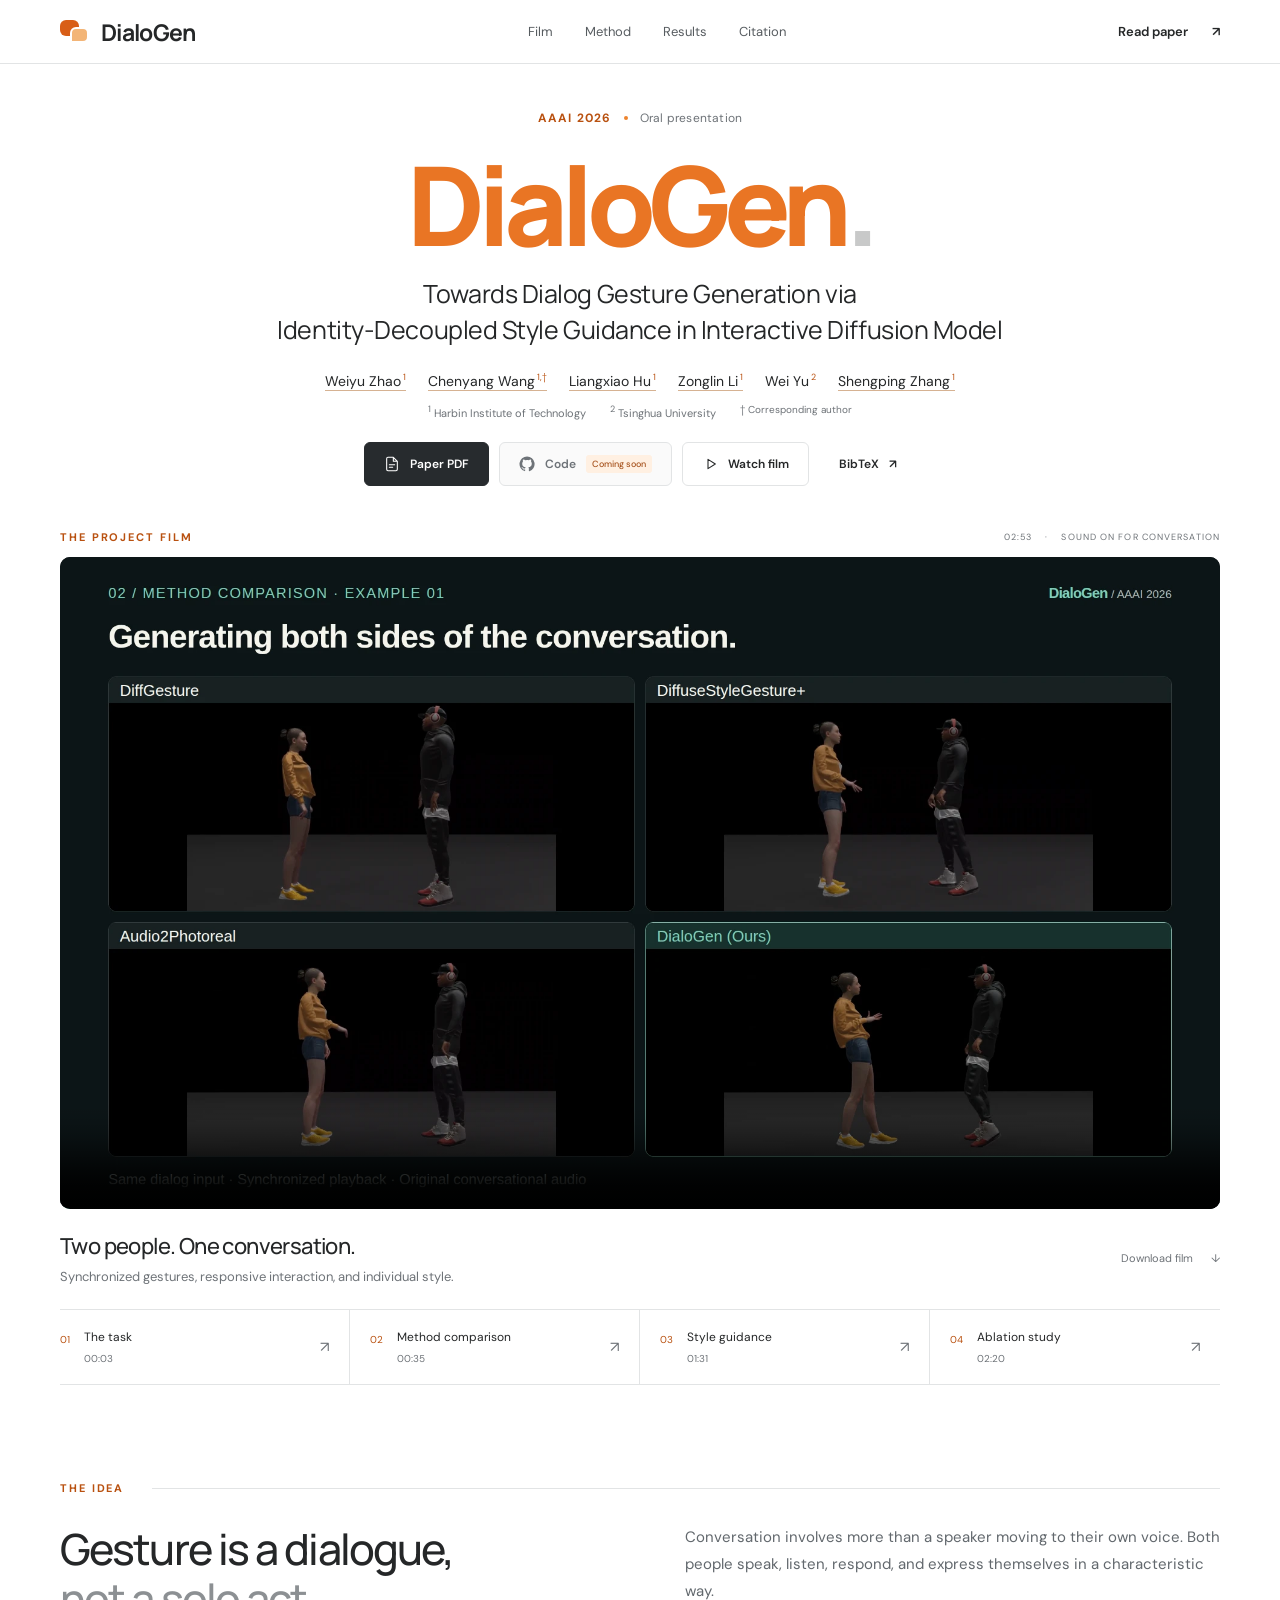
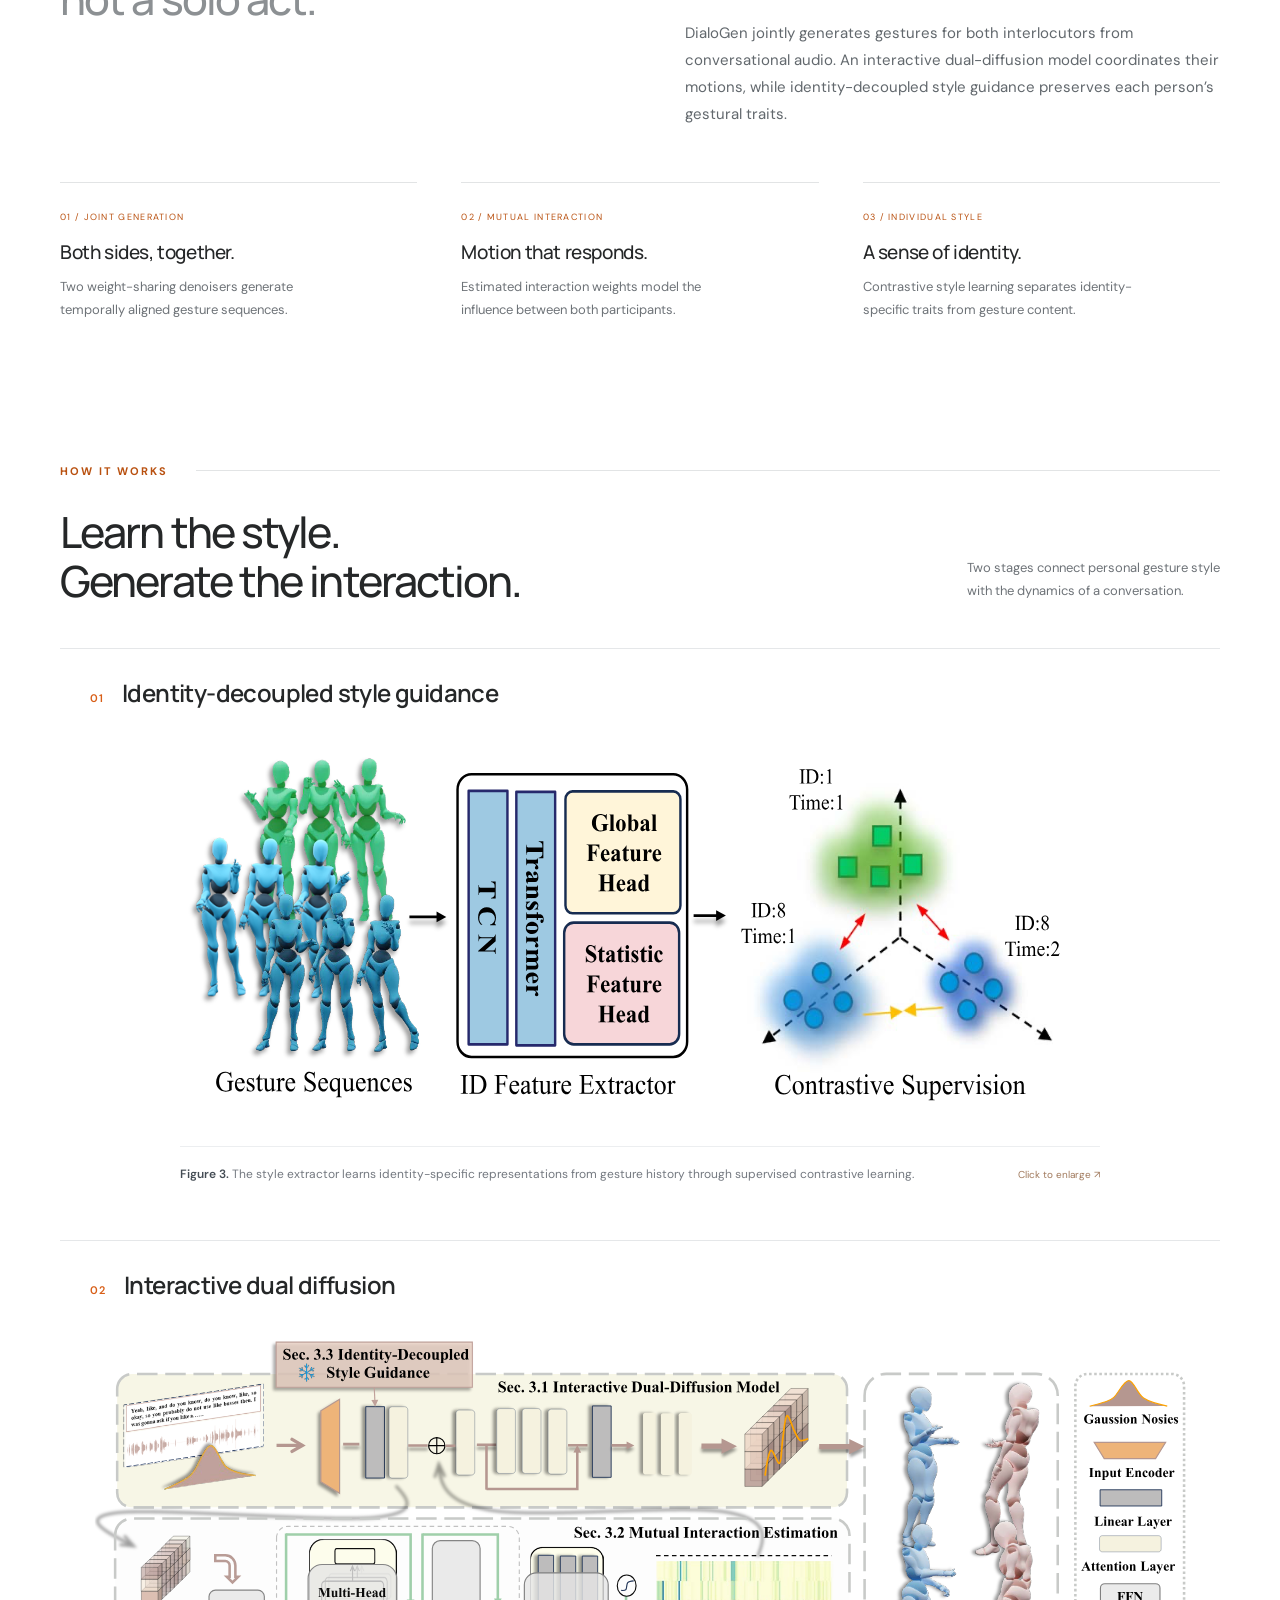
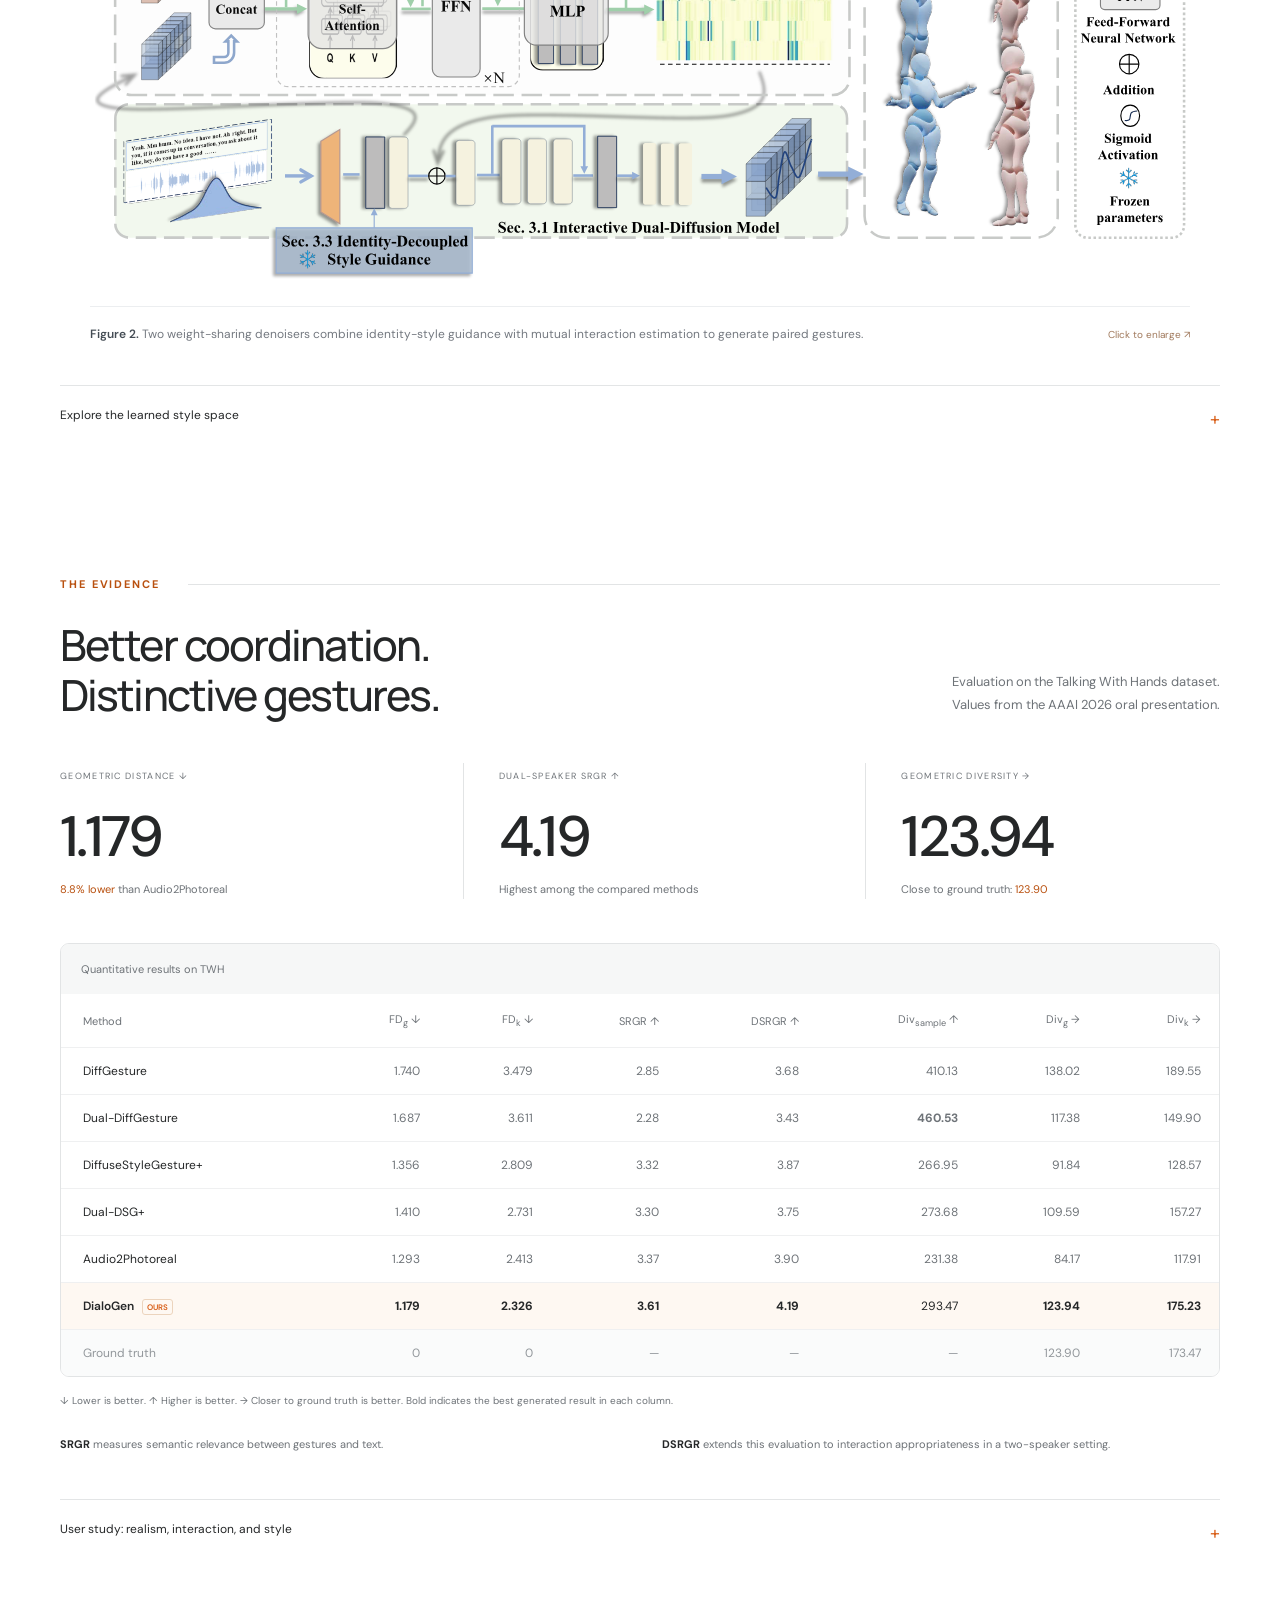
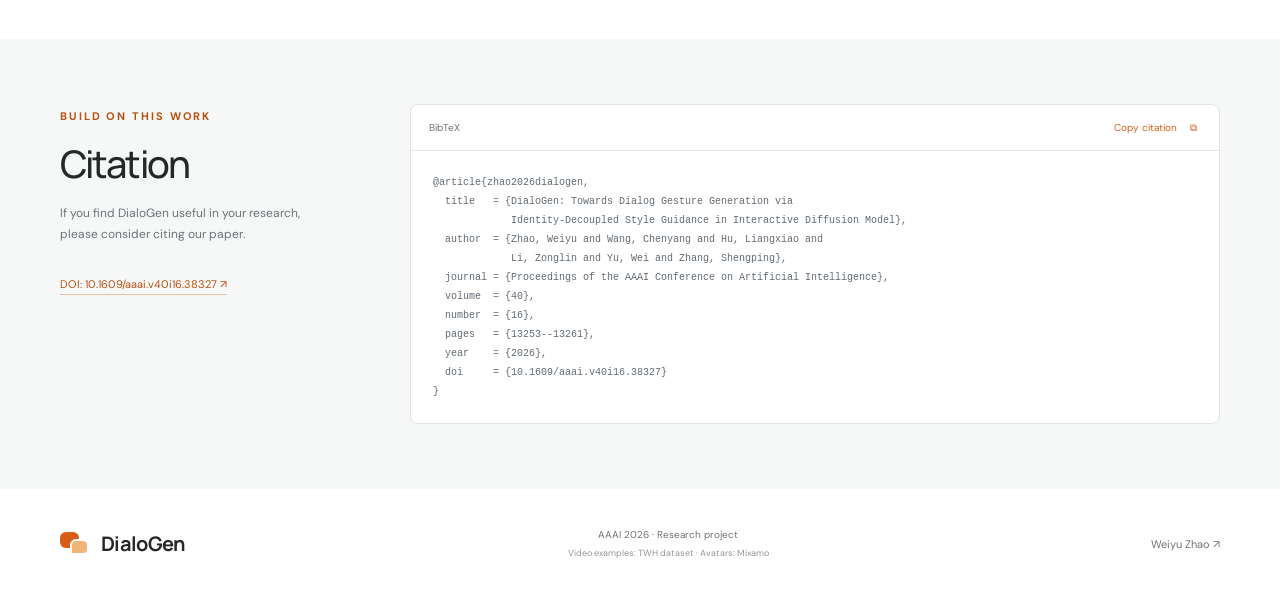
<file: dialogen/index.html>
<!doctype html>
<html lang="en">
<head>
<meta charset="utf-8"><meta name="viewport" content="width=device-width,initial-scale=1">
<title>DialoGen — Dialog Gesture Generation · AAAI 2026</title>
<meta name="description" content="DialoGen generates synchronized, identity-aware gestures for both people in a conversation. AAAI 2026 Oral. Explore the video, method, and results.">
<meta name="theme-color" content="#ffffff"><meta property="og:title" content="DialoGen · Two people. One conversation."><meta property="og:description" content="Identity-decoupled style guidance for interactive dialog gesture generation. AAAI 2026 Oral."><meta property="og:type" content="website"><meta property="og:image" content="https://weiyu0726.github.io/page/dialogen/assets/social.webp">
<link rel="icon" type="image/svg+xml" href="/page/dialogen/assets/favicon.svg"><link rel="stylesheet" href="/page/dialogen/styles.css"><link rel="stylesheet" href="/page/dialogen/method-figures.css"><script src="/page/dialogen/app.js" defer></script>
<link rel="canonical" href="https://weiyu0726.github.io/dialogen/">
</head>
<body>
<a class="skip" href="#main">Skip to content</a>
<header class="nav-shell"><div class="nav wrap"><a class="brand" href="#top" aria-label="DialoGen home"><span class="dialog-mark" aria-hidden="true"><i></i><i></i></span>DialoGen</a><nav aria-label="Main navigation"><a href="#film">Film</a><a href="#method">Method</a><a href="#results">Results</a><a href="#citation">Citation</a></nav><a class="nav-paper" href="https://ojs.aaai.org/index.php/AAAI/article/view/38327" target="_blank" rel="noopener">Read paper <span aria-hidden="true">↗</span></a></div></header>
<main id="main">
<section class="hero wrap" id="top">
<div class="venue"><span>AAAI 2026</span><span class="venue-dot"></span>Oral presentation</div>
<h1>Dialo<span>Gen</span><em>.</em></h1>
<h2>Towards Dialog Gesture Generation via<br class="desktop-break"> Identity-Decoupled Style Guidance in Interactive Diffusion Model</h2>
<div class="authors"><a href="https://weiyu0726.github.io/" target="_blank" rel="noopener">Weiyu Zhao<sup>1</sup></a><a href="https://wangchenyang.cn/" target="_blank" rel="noopener">Chenyang Wang<sup>1,†</sup></a><a href="https://huliangxiao.github.io/" target="_blank" rel="noopener">Liangxiao Hu<sup>1</sup></a><a href="https://zoranzonglinli.github.io/" target="_blank" rel="noopener">Zonglin Li<sup>1</sup></a><span>Wei Yu<sup>2</sup></span><a href="https://homepage.hit.edu.cn/zhangshengping?lang=zh" target="_blank" rel="noopener">Shengping Zhang<sup>1</sup></a></div>
<p class="affiliations"><span><sup>1</sup> Harbin Institute of Technology</span><span><sup>2</sup> Tsinghua University</span><span class="corresponding">† Corresponding author</span></p>
<div class="hero-actions"><a class="button primary" href="https://ojs.aaai.org/index.php/AAAI/article/download/38327/42289" target="_blank" rel="noopener"><svg viewBox="0 0 24 24" aria-hidden="true"><path d="M14 2H6a2 2 0 0 0-2 2v16a2 2 0 0 0 2 2h12a2 2 0 0 0 2-2V8zM14 2v6h6M8 13h8M8 17h5"/></svg>Paper PDF</a><button class="button code-soon" type="button" disabled aria-label="GitHub code, coming soon"><svg class="github-icon" viewBox="0 0 24 24" aria-hidden="true"><path d="M12 .75a11.25 11.25 0 0 0-3.558 21.923c.563.104.768-.244.768-.542 0-.267-.01-.975-.015-1.914-3.13.68-3.79-1.508-3.79-1.508-.511-1.299-1.25-1.645-1.25-1.645-1.022-.699.077-.685.077-.685 1.13.08 1.725 1.16 1.725 1.16 1.005 1.723 2.637 1.225 3.28.937.102-.728.393-1.225.715-1.507-2.498-.284-5.124-1.249-5.124-5.562 0-1.229.44-2.233 1.16-3.02-.117-.284-.503-1.428.11-2.978 0 0 .945-.303 3.095 1.153A10.79 10.79 0 0 1 12 6.184c.956.005 1.918.13 2.817.378 2.148-1.456 3.092-1.153 3.092-1.153.615 1.55.229 2.694.112 2.979.722.786 1.159 1.79 1.159 3.019 0 4.325-2.63 5.275-5.136 5.553.404.35.766 1.043.766 2.103 0 1.519-.014 2.744-.014 3.116 0 .3.203.651.774.54A11.25 11.25 0 0 0 12 .75Z"/></svg><span>Code</span><span class="coming-soon">Coming soon</span></button><a class="button" href="#film"><svg viewBox="0 0 24 24" aria-hidden="true"><path d="m9 5 11 7-11 7z"/></svg>Watch film</a><a class="button text-button" href="#citation">BibTeX <span aria-hidden="true">↗</span></a></div>
</section>
<section class="film-section wrap" id="film" aria-labelledby="film-heading">
<div class="section-topline"><span class="eyebrow">THE PROJECT FILM</span><span class="micro">02:53 <span class="small-dot">·</span> SOUND ON FOR CONVERSATION</span></div>
<div class="film-player">
<video id="project-film" controls playsinline preload="metadata" poster="/page/dialogen/assets/film-poster.webp" aria-label="DialoGen project film with motivating examples, method comparisons, style transfer, and ablation studies" aria-describedby="film-description"><source src="/page/dialogen/assets/dialogen-film.mp4" type="video/mp4"><track kind="chapters" src="/page/dialogen/assets/chapters.vtt" srclang="en" label="Chapters" default>Your browser does not support video. <a href="/page/dialogen/assets/dialogen-film.mp4">Download the film.</a></video>
</div>
<div class="film-caption"><div><h2 id="film-heading">Two people. One conversation.</h2><p id="film-description">Synchronized gestures, responsive interaction, and individual style.</p></div><a class="download-link" href="/page/dialogen/assets/dialogen-film.mp4" download="DialoGen-project-film.mp4" aria-label="Download the DialoGen project film">Download film <span aria-hidden="true">↓</span></a></div>
<div class="chapters" aria-label="Jump to a video chapter"><button data-time="3" aria-label="Play the task chapter at 0:03"><span class="chapter-index">01</span><span>The task<small>00:03</small></span><span class="chapter-arrow" aria-hidden="true">↗</span></button><button data-time="35.2" aria-label="Play method comparison at 0:35"><span class="chapter-index">02</span><span>Method comparison<small>00:35</small></span><span class="chapter-arrow" aria-hidden="true">↗</span></button><button data-time="91.3" aria-label="Play style guidance at 1:31"><span class="chapter-index">03</span><span>Style guidance<small>01:31</small></span><span class="chapter-arrow" aria-hidden="true">↗</span></button><button data-time="139.6" aria-label="Play ablation study at 2:20"><span class="chapter-index">04</span><span>Ablation study<small>02:20</small></span><span class="chapter-arrow" aria-hidden="true">↗</span></button></div><p id="video-status" class="sr-only" role="status"></p>
</section>
<section class="overview wrap" aria-labelledby="overview-title"><div class="section-label"><span class="eyebrow">THE IDEA</span><span class="line"></span></div><div class="overview-grid"><h2 id="overview-title">Gesture is a dialogue,<br><span>not a solo act.</span></h2><div class="overview-copy"><p>Conversation involves more than a speaker moving to their own voice. Both people speak, listen, respond, and express themselves in a characteristic way.</p><p>DialoGen jointly generates gestures for both interlocutors from conversational audio. An interactive dual-diffusion model coordinates their motions, while identity-decoupled style guidance preserves each person’s gestural traits.</p></div></div><div class="principles"><article><span class="principle-number">01 / JOINT GENERATION</span><h3>Both sides, together.</h3><p>Two weight-sharing denoisers generate temporally aligned gesture sequences.</p></article><article><span class="principle-number">02 / MUTUAL INTERACTION</span><h3>Motion that responds.</h3><p>Estimated interaction weights model the influence between both participants.</p></article><article><span class="principle-number">03 / INDIVIDUAL STYLE</span><h3>A sense of identity.</h3><p>Contrastive style learning separates identity-specific traits from gesture content.</p></article></div></section>
<section class="method-section" id="method"><div class="wrap"><div class="section-label"><span class="eyebrow">HOW IT WORKS</span><span class="line"></span></div><div class="section-heading"><h2>Learn the style.<br>Generate the interaction.</h2><p>Two stages connect personal gesture style<br class="desktop-break"> with the dynamics of a conversation.</p></div>









<section class="method-figure-section" id="panel-style" aria-labelledby="style-title">
  <div class="method-figure-heading"><span class="method-figure-number">01</span><h3 id="style-title">Identity-decoupled style guidance</h3></div>
  <figure class="paper-figure paper-figure-style">
    <button class="paper-figure-image" type="button" data-image="/page/dialogen/assets/paper-style.svg" data-caption="DialoGen — original paper Figure 3" aria-label="Enlarge original paper Figure 3">
      <img src="/page/dialogen/assets/paper-style.svg" width="1250" height="515" alt="Original paper Figure 3: gesture sequences, TCN and Transformer, global and statistical feature heads, and contrastive supervision." loading="lazy" decoding="async">
    </button>
    <figcaption><p><span>Figure 3.</span> The style extractor learns identity-specific representations from gesture history through supervised contrastive learning.</p><span class="paper-figure-hint">Click to enlarge ↗</span></figcaption>
  </figure>
</section>

<section class="method-figure-section" id="panel-generation" aria-labelledby="generation-title">
  <div class="method-figure-heading"><span class="method-figure-number">02</span><h3 id="generation-title">Interactive dual diffusion</h3></div>
  <figure class="paper-figure paper-figure-generation">
    <button class="paper-figure-image" type="button" data-image="/page/dialogen/assets/paper-framework.svg" data-caption="DialoGen — original paper Figure 2" aria-label="Enlarge original paper Figure 2">
      <img src="/page/dialogen/assets/paper-framework.svg" width="2535" height="1260" alt="Original paper Figure 2: two style-guided diffusion streams linked by mutual interaction estimation, producing paired dialog gestures." loading="lazy" decoding="async">
    </button>
    <figcaption><p><span>Figure 2.</span> Two weight-sharing denoisers combine identity-style guidance with mutual interaction estimation to generate paired gestures.</p><span class="paper-figure-hint">Click to enlarge ↗</span></figcaption>
  </figure>
</section>
<details class="evidence-details"><summary>Explore the learned style space <span aria-hidden="true">+</span></summary><figure><button class="figure-button" data-image="/page/dialogen/assets/style-space.webp" data-caption="Style-space visualization from the oral presentation" aria-label="Enlarge style-space visualization"><img src="/page/dialogen/assets/style-space.webp" loading="lazy" alt="UMAP and t-SNE projections show identity clusters for two random seeds"></button><figcaption>UMAP and t-SNE projections of identity-style representations, as shown in the oral presentation.</figcaption></figure></details>
</div></section>
<section class="results-section wrap" id="results"><div class="section-label"><span class="eyebrow">THE EVIDENCE</span><span class="line"></span></div><div class="section-heading"><h2>Better coordination.<br>Distinctive gestures.</h2><p>Evaluation on the Talking With Hands dataset.<br class="desktop-break"> Values from the AAAI 2026 oral presentation.</p></div>
<div class="stats"><div><span class="stat-label">GEOMETRIC DISTANCE ↓</span><strong>1.179</strong><p><span>8.8% lower</span> than Audio2Photoreal</p></div><div><span class="stat-label">DUAL-SPEAKER SRGR ↑</span><strong>4.19</strong><p>Highest among the compared methods</p></div><div><span class="stat-label">GEOMETRIC DIVERSITY →</span><strong>123.94</strong><p>Close to ground truth: <span>123.90</span></p></div></div>
<div class="table-wrap" role="region" aria-label="Quantitative comparison, horizontally scrollable" tabindex="0"><table><caption>Quantitative results on TWH</caption><thead><tr><th scope="col">Method</th><th scope="col">FD<sub>g</sub> ↓</th><th scope="col">FD<sub>k</sub> ↓</th><th scope="col">SRGR ↑</th><th scope="col">DSRGR ↑</th><th scope="col">Div<sub>sample</sub> ↑</th><th scope="col">Div<sub>g</sub> →</th><th scope="col">Div<sub>k</sub> →</th></tr></thead><tbody><tr><th scope="row">DiffGesture</th><td>1.740</td><td>3.479</td><td>2.85</td><td>3.68</td><td>410.13</td><td>138.02</td><td>189.55</td></tr><tr><th scope="row">Dual-DiffGesture</th><td>1.687</td><td>3.611</td><td>2.28</td><td>3.43</td><td><b>460.53</b></td><td>117.38</td><td>149.90</td></tr><tr><th scope="row">DiffuseStyleGesture+</th><td>1.356</td><td>2.809</td><td>3.32</td><td>3.87</td><td>266.95</td><td>91.84</td><td>128.57</td></tr><tr><th scope="row">Dual-DSG+</th><td>1.410</td><td>2.731</td><td>3.30</td><td>3.75</td><td>273.68</td><td>109.59</td><td>157.27</td></tr><tr><th scope="row">Audio2Photoreal</th><td>1.293</td><td>2.413</td><td>3.37</td><td>3.90</td><td>231.38</td><td>84.17</td><td>117.91</td></tr><tr class="ours"><th scope="row">DialoGen <span>Ours</span></th><td><b>1.179</b></td><td><b>2.326</b></td><td><b>3.61</b></td><td><b>4.19</b></td><td>293.47</td><td><b>123.94</b></td><td><b>175.23</b></td></tr><tr class="ground-truth"><th scope="row">Ground truth</th><td>0</td><td>0</td><td>—</td><td>—</td><td>—</td><td>123.90</td><td>173.47</td></tr></tbody></table></div>
<p class="table-note">↓ Lower is better. ↑ Higher is better. → Closer to ground truth is better. Bold indicates the best generated result in each column.</p>
<div class="metric-notes"><p><strong>SRGR</strong> measures semantic relevance between gestures and text.</p><p><strong>DSRGR</strong> extends this evaluation to interaction appropriateness in a two-speaker setting.</p></div>
<details class="evidence-details"><summary>User study: realism, interaction, and style <span aria-hidden="true">+</span></summary><div class="study-content"><button class="figure-button" data-image="/page/dialogen/assets/user-study.webp" data-caption="User-study results from the oral presentation" aria-label="Enlarge user-study results"><img src="/page/dialogen/assets/user-study.webp" loading="lazy" alt="User preference chart comparing DialoGen with DiffGesture, DSG+, Audio2Photoreal, and ground truth"></button><div><h3>How do people perceive the results?</h3><p>The study evaluates human likeness, speech–gesture alignment, holistic diversity, interaction appropriateness, and identity-style similarity.</p><p>The reported comparisons favor DialoGen over the three baselines, including interaction and identity-style criteria.</p><a class="inline-link" href="https://ojs.aaai.org/index.php/AAAI/article/view/38327" target="_blank" rel="noopener">Study details in the paper ↗</a></div></div></details>
</section>
<section class="citation-section" id="citation"><div class="wrap citation-grid"><div><span class="eyebrow">BUILD ON THIS WORK</span><h2>Citation</h2><p>If you find DialoGen useful in your research,<br class="desktop-break"> please consider citing our paper.</p><a class="inline-link" href="https://doi.org/10.1609/aaai.v40i16.38327" target="_blank" rel="noopener">DOI: 10.1609/aaai.v40i16.38327 ↗</a></div><div class="bibtex-shell"><div class="code-top"><span>BibTeX</span><button id="copy-citation" type="button">Copy citation <span aria-hidden="true">⧉</span></button></div><pre><code id="bibtex">@article{zhao2026dialogen,
  title   = {DialoGen: Towards Dialog Gesture Generation via
             Identity-Decoupled Style Guidance in Interactive Diffusion Model},
  author  = {Zhao, Weiyu and Wang, Chenyang and Hu, Liangxiao and
             Li, Zonglin and Yu, Wei and Zhang, Shengping},
  journal = {Proceedings of the AAAI Conference on Artificial Intelligence},
  volume  = {40},
  number  = {16},
  pages   = {13253--13261},
  year    = {2026},
  doi     = {10.1609/aaai.v40i16.38327}
}</code></pre><span id="copy-status" class="sr-only" role="status"></span></div></div></section>
</main>
<footer class="wrap"><a class="brand" href="#top"><span class="dialog-mark" aria-hidden="true"><i></i><i></i></span>DialoGen</a><p>AAAI 2026 · Research project<br><span>Video examples: TWH dataset · Avatars: Mixamo</span></p><a href="https://weiyu0726.github.io/" target="_blank" rel="noopener">Weiyu Zhao <span aria-hidden="true">↗</span></a></footer>
<dialog id="figure-dialog"><div class="dialog-toolbar"><p id="figure-caption"></p><button id="close-figure" aria-label="Close enlarged figure">Close ×</button></div><img id="large-figure" alt=""></dialog>
</body></html>
</file>
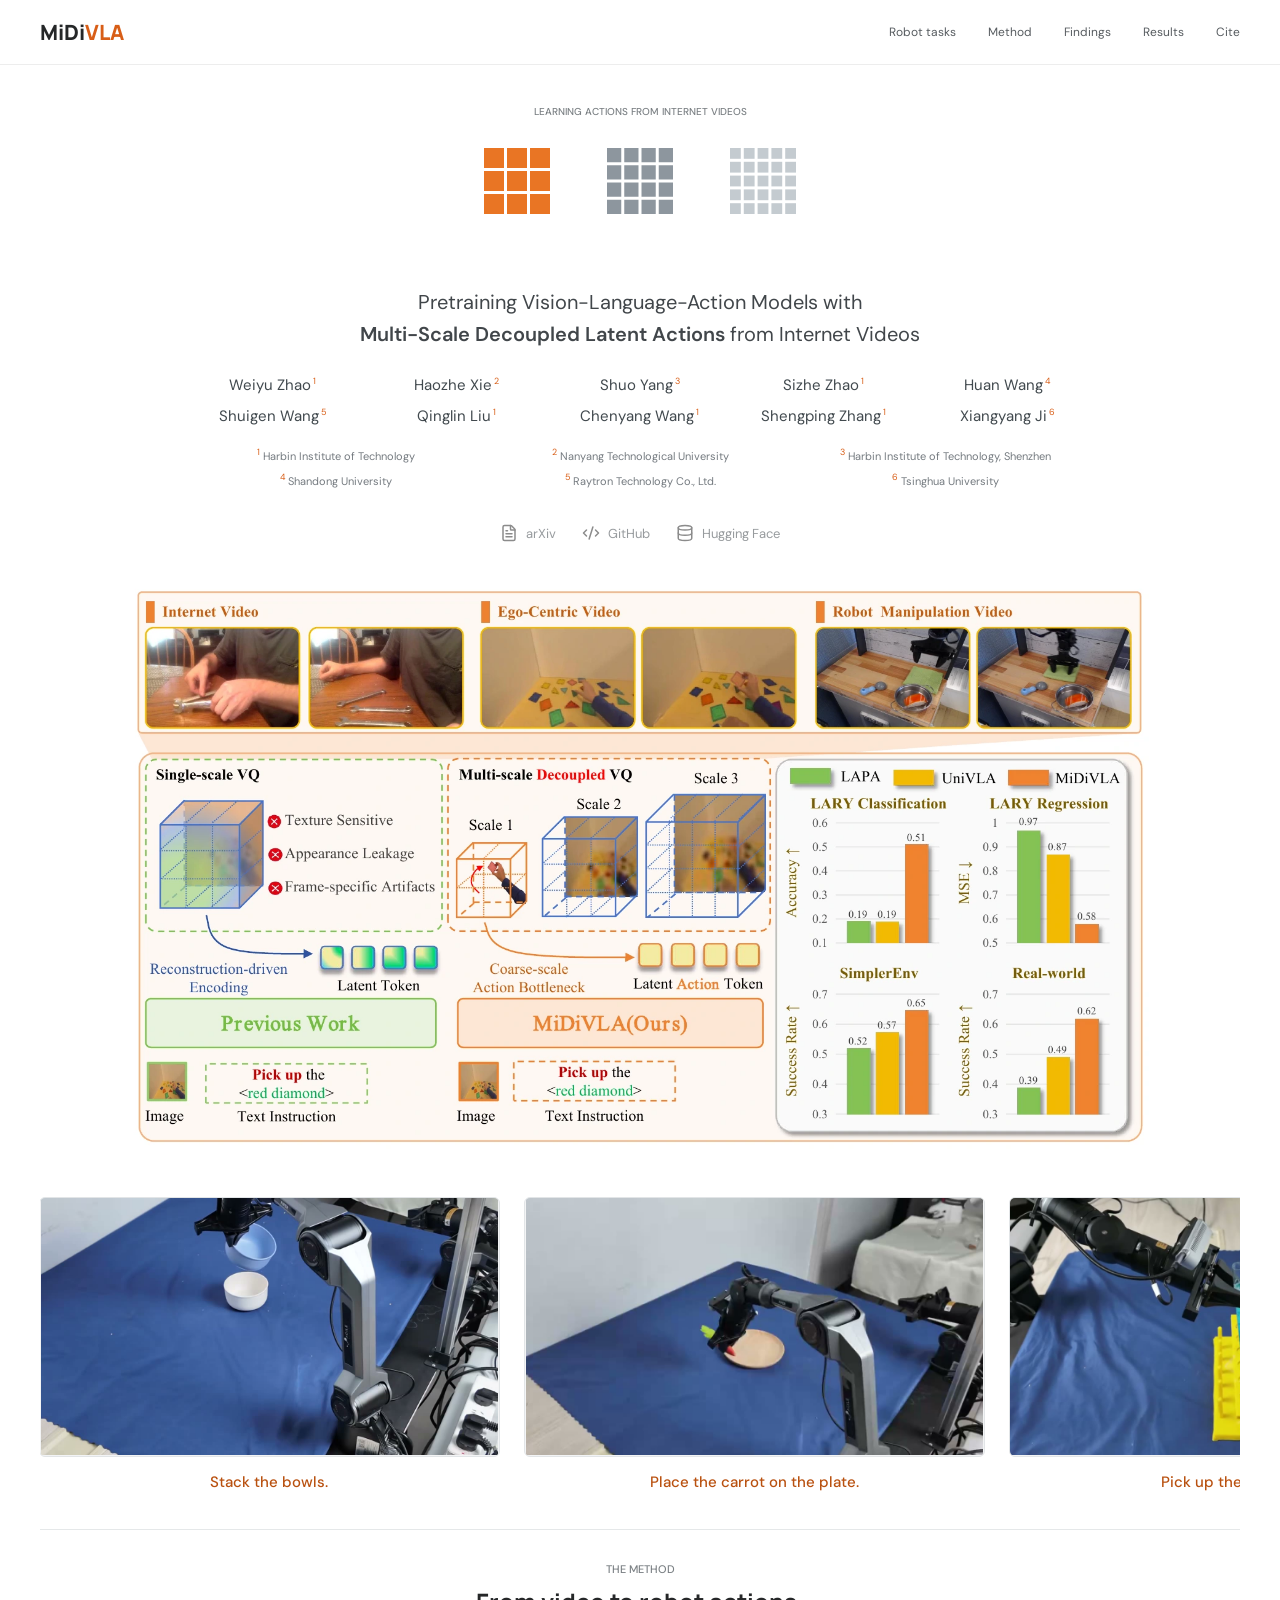
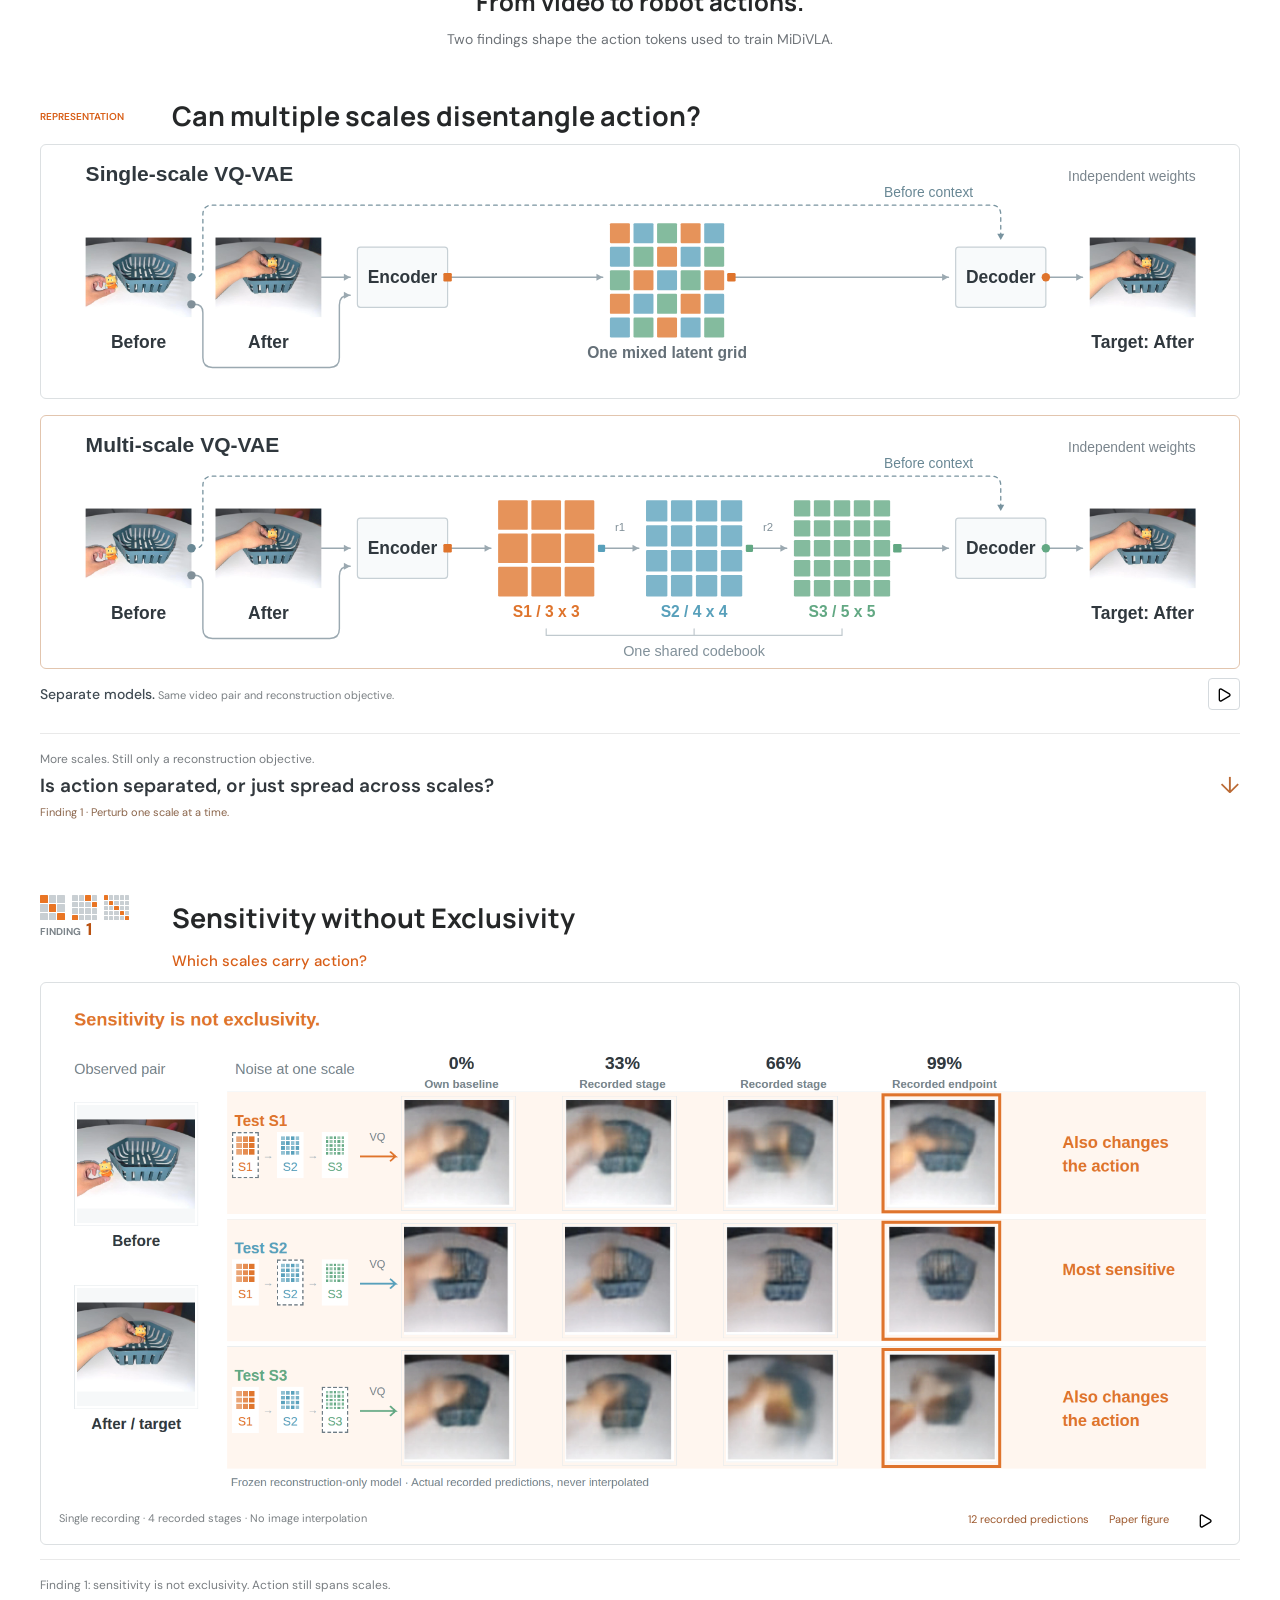
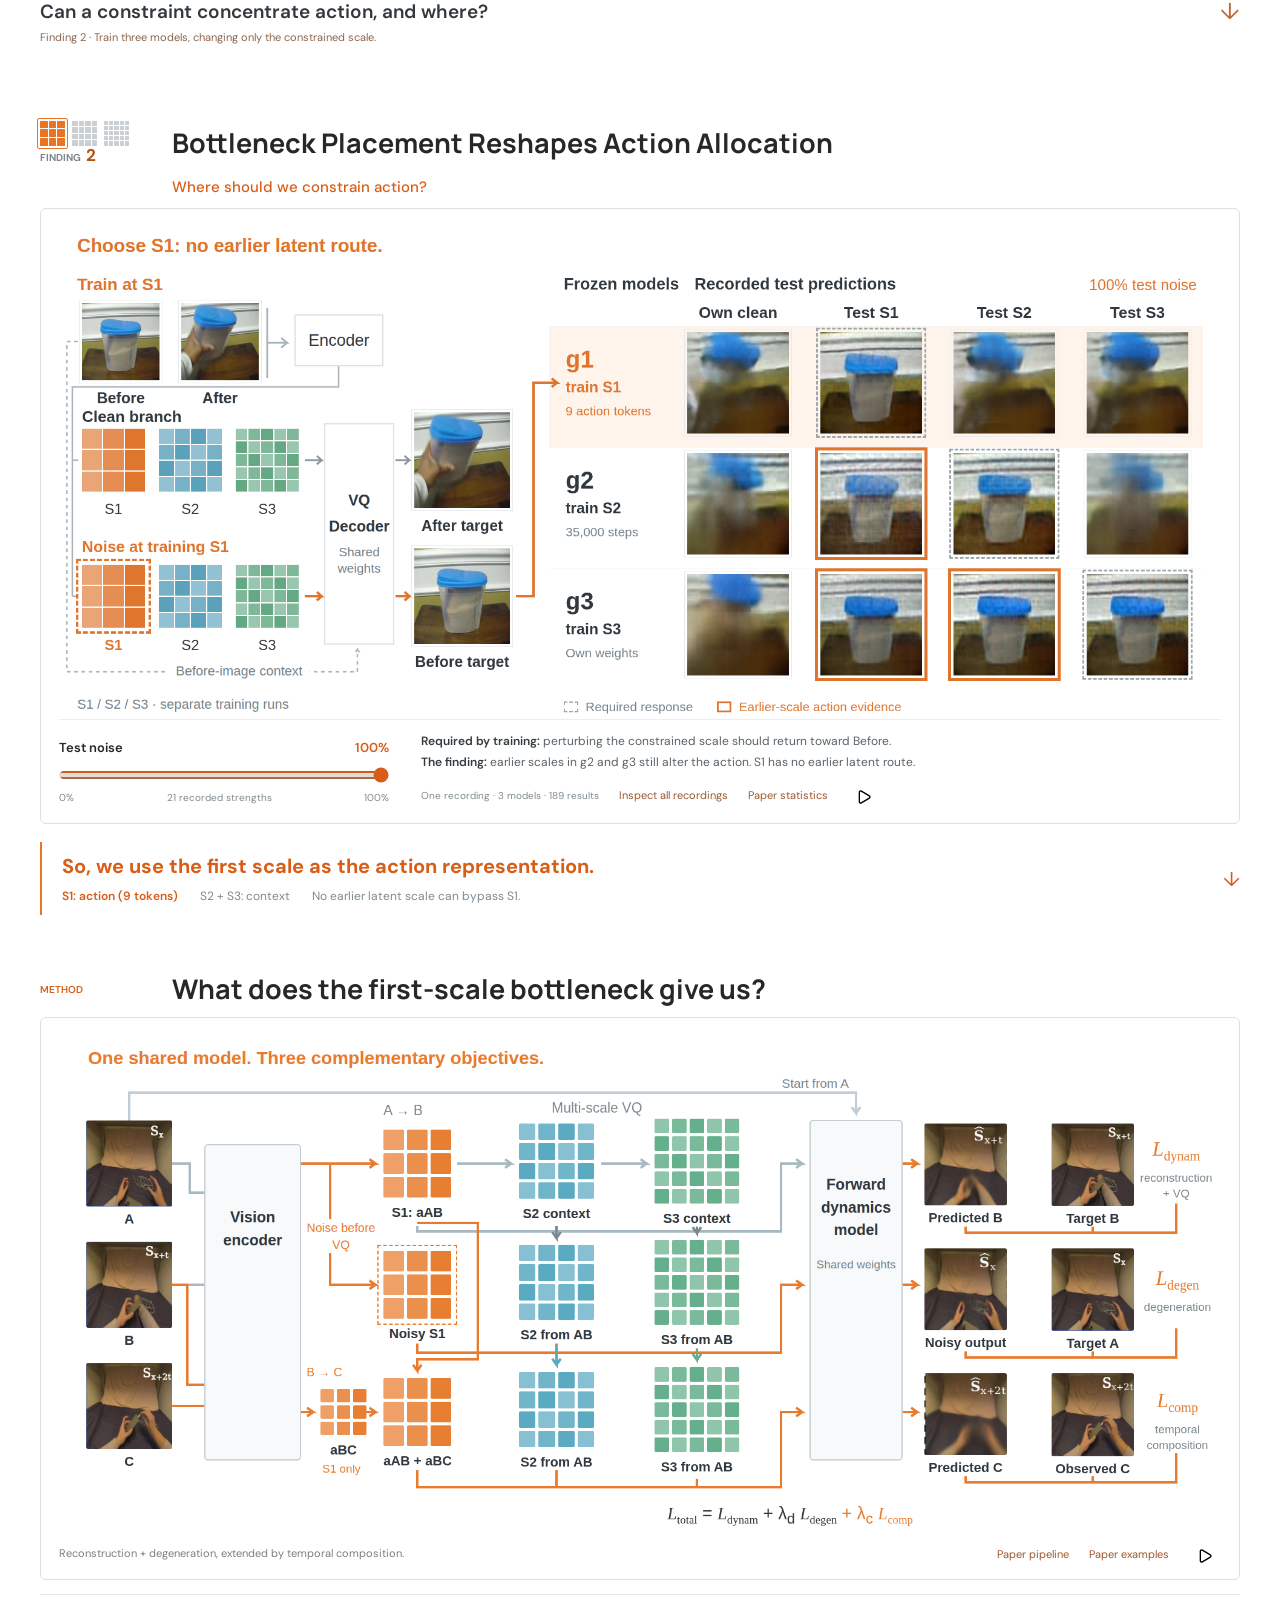
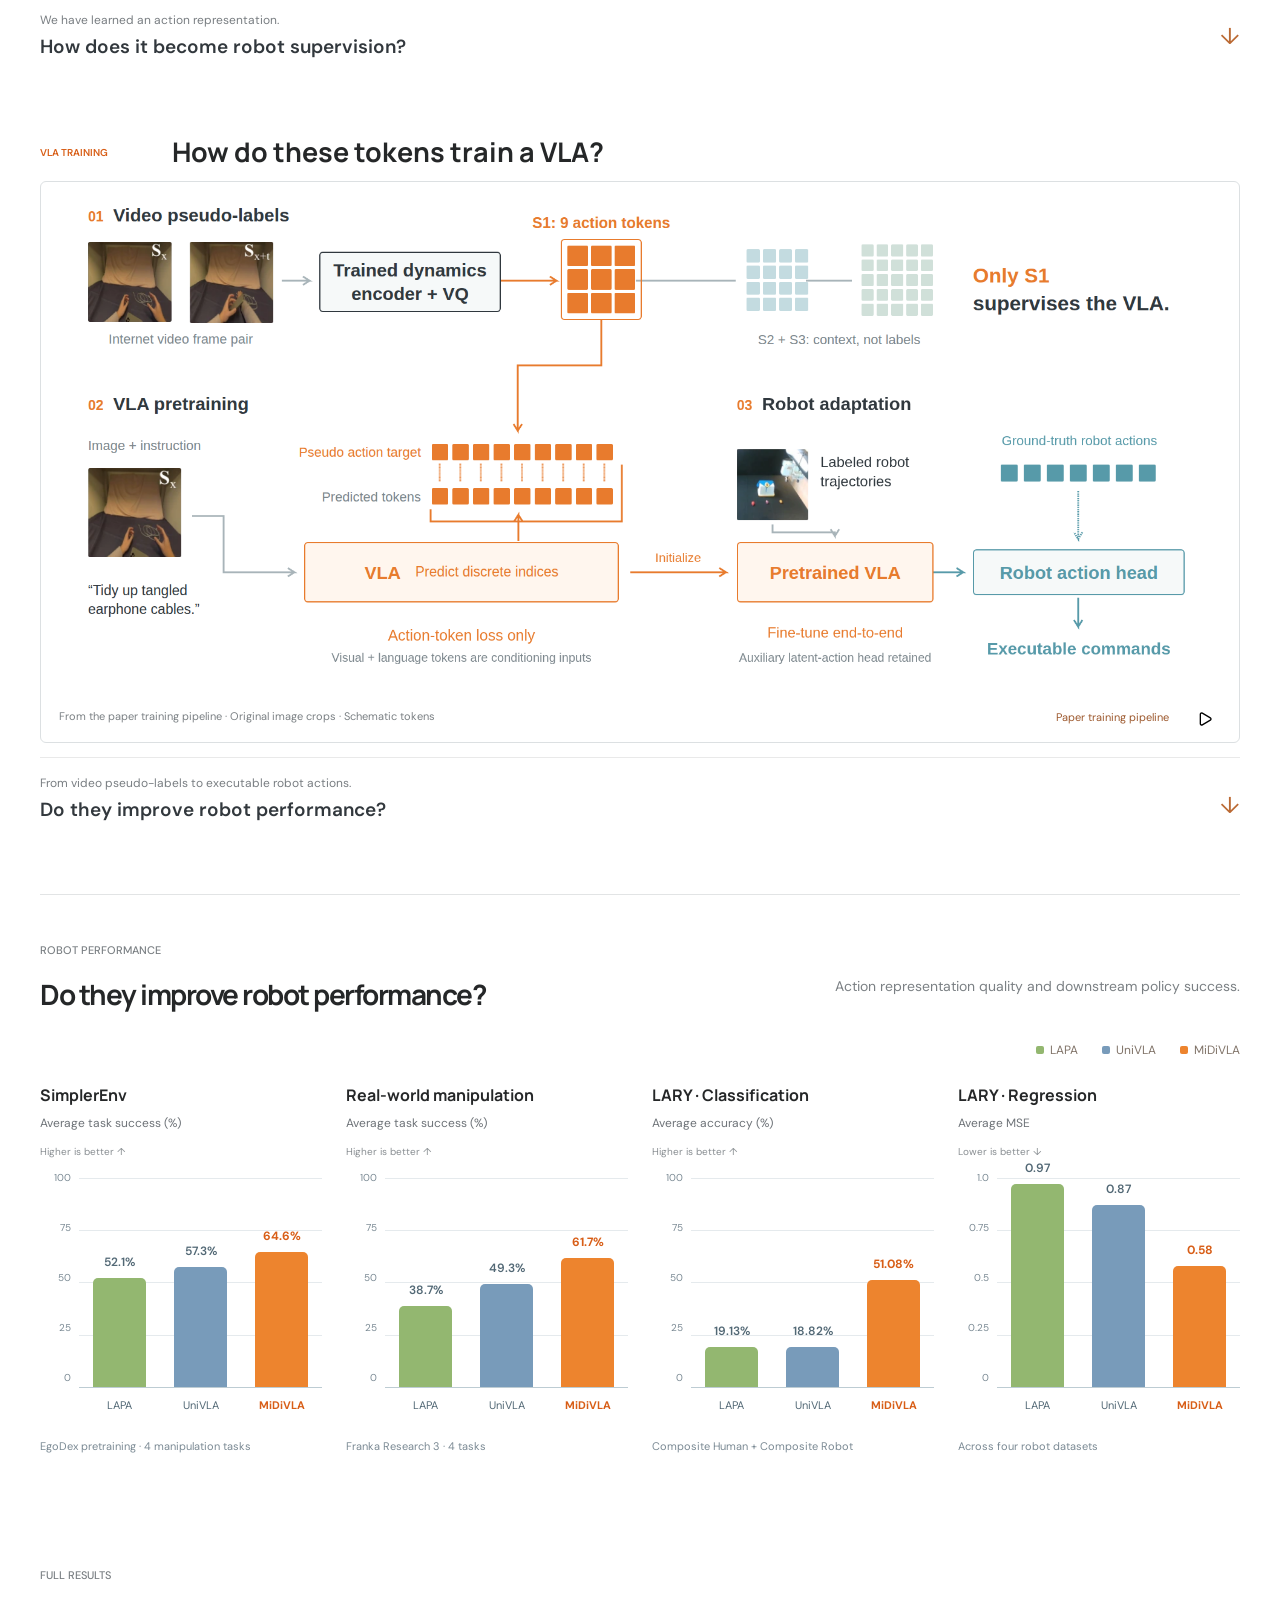
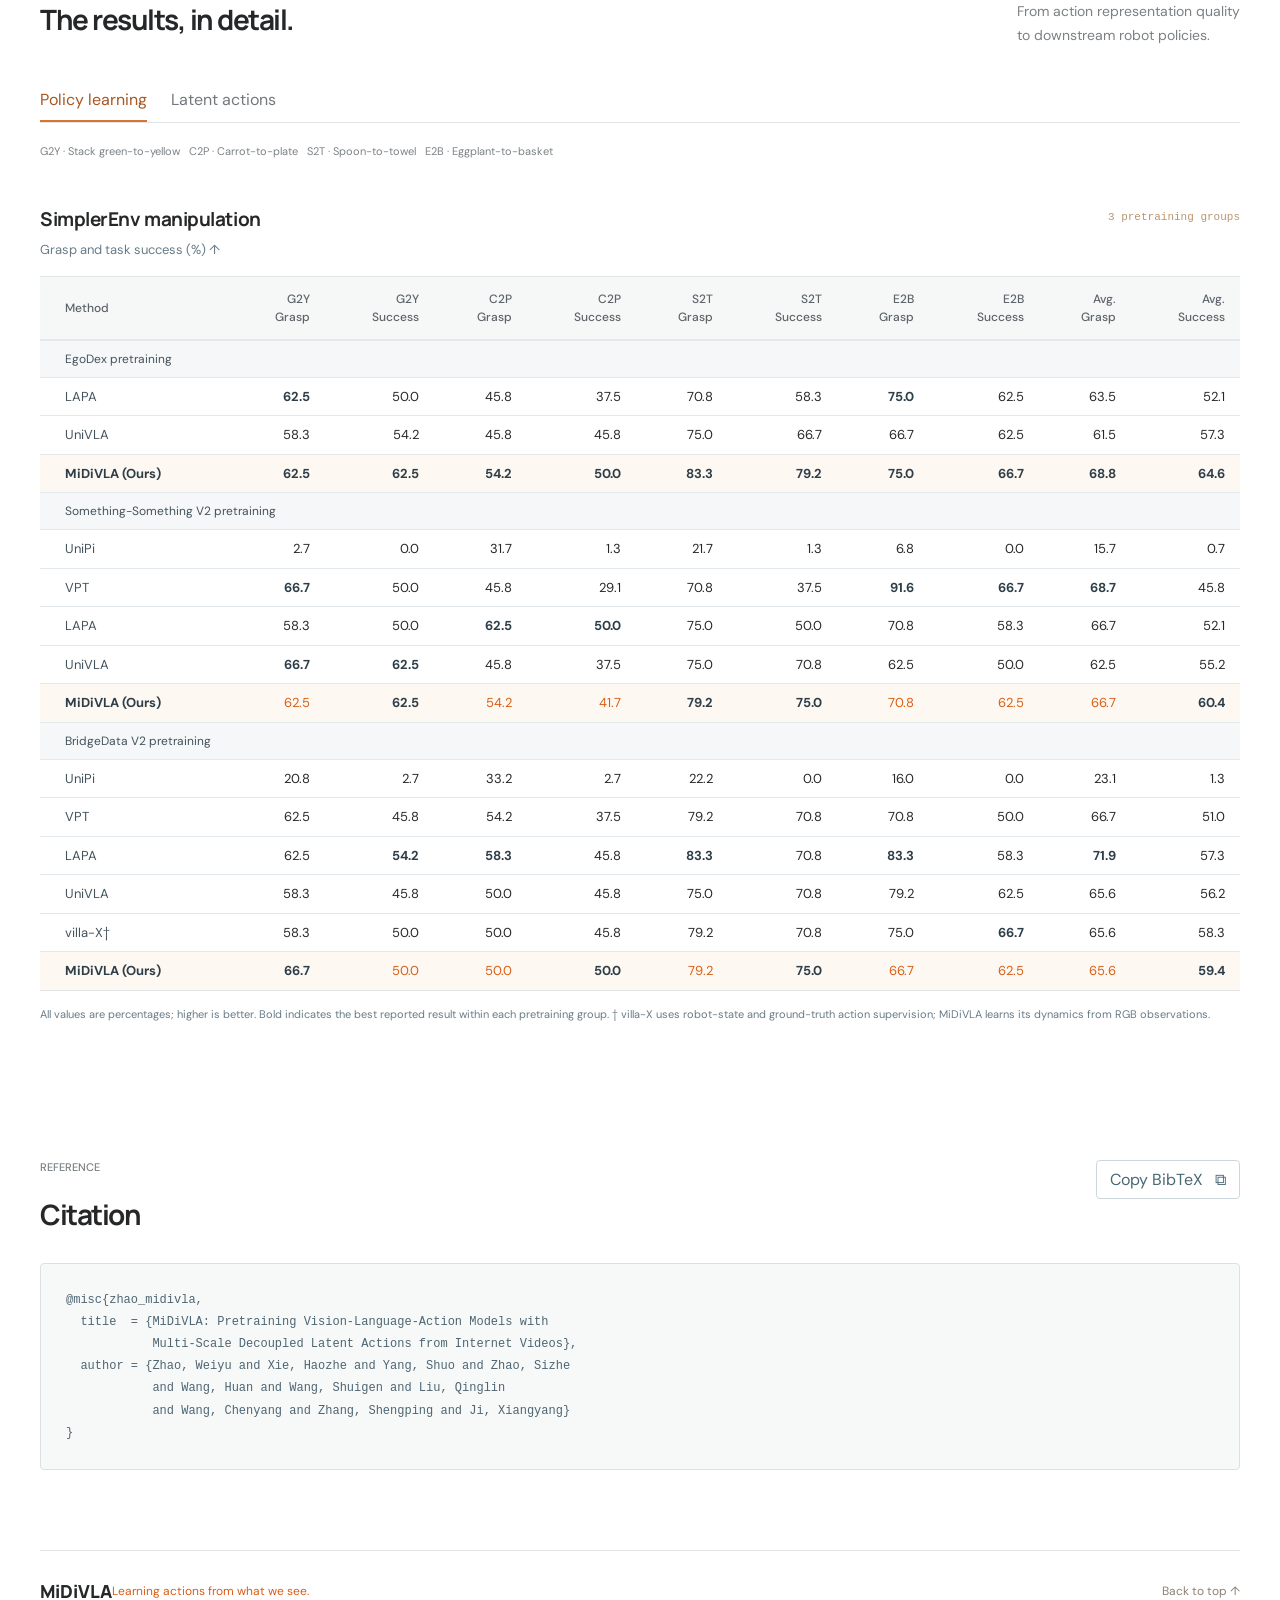
<file: midivla/index.html>
<!doctype html>
<html lang="en">
<head>
  <meta charset="utf-8">
  <meta name="viewport" content="width=device-width, initial-scale=1">
  <title>MiDiVLA | Learning Actions from Internet Videos</title>
  <meta name="description" content="The research story of MiDiVLA: from entangled video reconstruction to multi-scale decoupled latent actions, measured interventions, temporal composition, and VLA pretraining.">
  <meta name="theme-color" content="#ffffff">
  <link rel="stylesheet" href="/page/midivla/styles.css?v=findings-reader-1">
  <link rel="stylesheet" href="/page/midivla/scroll-story.css?v=20261011">
  <link rel="stylesheet" href="/page/midivla/discovery.css?v=20261011-vla-training">
  <link rel="stylesheet" href="/page/midivla/clean-layout.css?v=20261114-task-instructions">
  <link rel="stylesheet" href="/page/midivla/representation-diagram.css?v=20261114-refined-arrows">
  <script src="/page/midivla/assets/noise-experiments.js?v=20260925-layer1-35000" defer></script>
  <script src="/page/midivla/journey-data.js?v=20261011-confirmed-stages" defer></script>
  <script src="/page/midivla/storyboard-data.js?v=20261009" defer></script>
  <script src="/page/midivla/scroll-story.js?v=20261114-robot-video" defer></script>
<link rel="canonical" href="https://weiyu0726.github.io/midivla/">
</head>
<body class="scroll-story">
<a class="skip-link" href="#main">Skip to content</a>
<header class="header"><div class="nav-wrap">
  <a class="wordmark" href="#overview" aria-label="MiDiVLA home">MiDi<span>VLA</span></a>
  <nav aria-label="Main navigation"><a href="#demos">Robot tasks</a><a href="#lapa">Method</a><a href="#finding-one">Findings</a><a href="#results">Results</a><a href="#citation">Cite</a></nav>
</div></header>
<main id="main">
<section class="story-overview wrap" id="overview">
  <div class="overview-heading"><div><span class="section-kicker">LEARNING ACTIONS FROM INTERNET VIDEOS</span><h1 class="animated-title" aria-label="MiDiVLA"><span class="title-word" aria-hidden="true">MiDiVLA</span><canvas class="title-tokens" width="1000" height="296" aria-hidden="true"></canvas></h1></div><p>Pretraining Vision-Language-Action Models with<br><strong>Multi-Scale Decoupled Latent Actions</strong> from Internet Videos</p></div>
  <div class="project-credits" aria-label="Authors and affiliations">
    <p class="authors"><span class="author-name">Weiyu Zhao<sup>1</sup></span><span class="author-name">Haozhe Xie<sup>2</sup></span><span class="author-name">Shuo Yang<sup>3</sup></span><span class="author-name">Sizhe Zhao<sup>1</sup></span><span class="author-name">Huan Wang<sup>4</sup></span><span class="author-name">Shuigen Wang<sup>5</sup></span><span class="author-name">Qinglin Liu<sup>1</sup></span><span class="author-name">Chenyang Wang<sup>1</sup></span><span class="author-name">Shengping Zhang<sup>1</sup></span><span class="author-name">Xiangyang Ji<sup>6</sup></span></p>
    <p class="affiliations"><span><sup>1</sup> Harbin Institute of Technology</span><span><sup>2</sup> Nanyang Technological University</span><span><sup>3</sup> Harbin Institute of Technology, Shenzhen</span><span><sup>4</sup> Shandong University</span><span><sup>5</sup> Raytron Technology Co., Ltd.</span><span><sup>6</sup> Tsinghua University</span></p>
  </div>
  <div class="project-resources" aria-label="Project resources, coming soon"><span class="resource-unavailable" role="link" aria-disabled="true" title="Coming soon"><img class="icon" src="/page/midivla/assets/icons/file-text.svg" width="18" height="18" alt="">arXiv</span><span class="resource-unavailable" role="link" aria-disabled="true" title="Coming soon"><img class="icon" src="/page/midivla/assets/icons/code-xml.svg" width="18" height="18" alt="">GitHub</span><span class="resource-unavailable" role="link" aria-disabled="true" title="Coming soon"><img class="icon" src="/page/midivla/assets/icons/database.svg" width="18" height="18" alt="">Hugging Face</span></div>
  <figure class="original-teaser"><button type="button" data-figure="teaser" data-title="MiDiVLA - Original teaser" aria-label="Enlarge the original MiDiVLA teaser"><img src="/page/midivla/assets/figure-teaser.webp" width="1658" height="919" alt="Original MiDiVLA teaser showing video frame pairs, single-scale and multi-scale latent quantization, and quantitative comparisons"></button></figure>
</section>
<section class="task-showcase wrap" id="demos" aria-label="Real-world task videos">
  <div id="task-carousel" class="task-examples" tabindex="0" role="region" aria-roledescription="carousel" aria-label="Real-world task videos">
    <figure class="task-example" role="group" aria-roledescription="slide" aria-label="1 of 5"><div class="task-video-slot"><video class="task-video" loop muted playsinline preload="metadata" poster="/page/midivla/assets/robot-task-01-poster.jpg" aria-label="Robot stacking a blue bowl inside a white bowl"><source src="/page/midivla/videos/robot-task-01.mp4" type="video/mp4"></video></div><figcaption class="task-instruction">Stack the bowls.</figcaption></figure>
    <figure class="task-example" role="group" aria-roledescription="slide" aria-label="2 of 5"><div class="task-video-slot"><video class="task-video" loop muted playsinline preload="metadata" poster="/page/midivla/assets/robot-task-02-poster.jpg" aria-label="Robot placing a carrot on a plate"><source src="/page/midivla/videos/robot-task-02.mp4" type="video/mp4"></video></div><figcaption class="task-instruction">Place the carrot on the plate.</figcaption></figure>
    <figure class="task-example" role="group" aria-roledescription="slide" aria-label="3 of 5"><div class="task-video-slot"><video class="task-video" loop muted playsinline preload="metadata" poster="/page/midivla/assets/robot-task-03-poster.jpg" aria-label="Robot picking up a test tube from a rack"><source src="/page/midivla/videos/robot-task-03.mp4" type="video/mp4"></video></div><figcaption class="task-instruction">Pick up the test tube.</figcaption></figure>
    <figure class="task-example" role="group" aria-roledescription="slide" aria-label="4 of 5"><div class="task-video-slot"><video class="task-video" loop muted playsinline preload="metadata" poster="/page/midivla/assets/robot-task-04-poster.jpg" aria-label="Robot placing a banana in a basket"><source src="/page/midivla/videos/robot-task-04.mp4" type="video/mp4"></video></div><figcaption class="task-instruction">Place the banana in the basket.</figcaption></figure>
    <figure class="task-example" role="group" aria-roledescription="slide" aria-label="5 of 5"><div class="task-video-slot"><video class="task-video" loop muted playsinline preload="metadata" poster="/page/midivla/assets/robot-task-05-poster.jpg" aria-label="Robot placing a cucumber in a basket"><source src="/page/midivla/videos/robot-task-05.mp4" type="video/mp4"></video></div><figcaption class="task-instruction">Place the cucumber in the basket.</figcaption></figure>
  </div>
</section>
<section class="story-prologue wrap" aria-labelledby="story-question">
  <span class="section-kicker">THE METHOD</span>
  <h2 id="story-question">From video to robot actions.</h2>
  <p>Two findings shape the action tokens used to train MiDiVLA.</p>
</section>
<div class="story-body" id="findings">
<section class="story-chapter evidence-chapter ambient-chapter" id="lapa" data-chapter="lapa">
  <div class="wrap"><span id="multiscale" aria-hidden="true"></span>
    <header class="sheet-heading"><span class="chapter-number">REPRESENTATION</span><h2>Can multiple scales disentangle action?</h2></header>
    <div class="chapter-layout single-scene"><div class="chapter-visual ambient-figure" data-diagram="lapa">
      <div id="representation-diagram" class="representation-live" role="group" aria-label="Separate models: single-scale and multi-scale reconstruction" aria-describedby="representation-description">
      <svg class="representation-model" data-model="single" viewBox="0 0 1980 420" role="img" aria-labelledby="rd-title-single">
        <title id="rd-title-single">Single-scale VQ-VAE: a separately trained reconstruction model</title>
        <defs>
          <marker id="rd-flow-arrow-single" markerUnits="userSpaceOnUse" viewBox="0 0 12 12" markerWidth="14" markerHeight="14" refX="11" refY="6" orient="auto"><path d="M2 1 L11 6 L2 11 Z" fill="#9ba9b1"/></marker>
          <marker id="rd-context-arrow-single" markerUnits="userSpaceOnUse" viewBox="0 0 12 12" markerWidth="14" markerHeight="14" refX="11" refY="6" orient="auto"><path d="M2 1 L11 6 L2 11 Z" fill="#78939f"/></marker>
        </defs>
        <g class="rd-flow" marker-end="url(#rd-flow-arrow-single)">
          <path d="M460 220 H508"/>
          <path id="rd-input-route-single" d="M244 265 H249 Q263 265 263 279 V354 Q263 370 279 370 H474 Q490 370 490 354 V266 Q490 250 506 250 H508"/>
          <path d="M670 220 H928"/>
          <path d="M1142 220 H1503"/>
          <path d="M1665 220 H1726"/>
        </g>
        <path class="rd-context" id="rd-context-single" d="M244 220 H249 Q263 220 263 206 V116 Q263 100 279 100 H1574 Q1590 100 1590 116 V158" marker-end="url(#rd-context-arrow-single)"/>
        <image id="rd-before-single" x="68" y="132" width="176" height="176" href="/page/midivla/assets/f1-start.webp" preserveAspectRatio="xMidYMid meet"/>
        <image x="284" y="132" width="176" height="176" href="/page/midivla/assets/f1-target.webp" preserveAspectRatio="xMidYMid meet"/>
        <image x="1738" y="132" width="176" height="176" href="/page/midivla/assets/f1-target.webp" preserveAspectRatio="xMidYMid meet"/>
        <g class="rd-blocks"><rect x="520" y="170" width="150" height="100" rx="5"/><rect x="1515" y="170" width="150" height="100" rx="5"/></g>
        <g class="rd-grid rd-mixed-grid" data-mixed="true" style="--rd-phase:-1s">
          <rect class="rd-token rd-s1" x="940.00" y="130.00" width="33.20" height="33.20" rx="2" style="--rd-token-delay:-0.00s"/>
          <rect class="rd-token rd-s2" x="979.20" y="130.00" width="33.20" height="33.20" rx="2" style="--rd-token-delay:-0.09s"/>
          <rect class="rd-token rd-s3" x="1018.40" y="130.00" width="33.20" height="33.20" rx="2" style="--rd-token-delay:-0.18s"/>
          <rect class="rd-token rd-s1" x="1057.60" y="130.00" width="33.20" height="33.20" rx="2" style="--rd-token-delay:-0.27s"/>
          <rect class="rd-token rd-s2" x="1096.80" y="130.00" width="33.20" height="33.20" rx="2" style="--rd-token-delay:-0.36s"/>
          <rect class="rd-token rd-s2" x="940.00" y="169.20" width="33.20" height="33.20" rx="2" style="--rd-token-delay:-0.45s"/>
          <rect class="rd-token rd-s3" x="979.20" y="169.20" width="33.20" height="33.20" rx="2" style="--rd-token-delay:-0.54s"/>
          <rect class="rd-token rd-s1" x="1018.40" y="169.20" width="33.20" height="33.20" rx="2" style="--rd-token-delay:-0.63s"/>
          <rect class="rd-token rd-s2" x="1057.60" y="169.20" width="33.20" height="33.20" rx="2" style="--rd-token-delay:-0.72s"/>
          <rect class="rd-token rd-s3" x="1096.80" y="169.20" width="33.20" height="33.20" rx="2" style="--rd-token-delay:-0.81s"/>
          <rect class="rd-token rd-s3" x="940.00" y="208.40" width="33.20" height="33.20" rx="2" style="--rd-token-delay:-0.90s"/>
          <rect class="rd-token rd-s1" x="979.20" y="208.40" width="33.20" height="33.20" rx="2" style="--rd-token-delay:-0.99s"/>
          <rect class="rd-token rd-s2" x="1018.40" y="208.40" width="33.20" height="33.20" rx="2" style="--rd-token-delay:-1.08s"/>
          <rect class="rd-token rd-s3" x="1057.60" y="208.40" width="33.20" height="33.20" rx="2" style="--rd-token-delay:-1.17s"/>
          <rect class="rd-token rd-s1" x="1096.80" y="208.40" width="33.20" height="33.20" rx="2" style="--rd-token-delay:-1.26s"/>
          <rect class="rd-token rd-s1" x="940.00" y="247.60" width="33.20" height="33.20" rx="2" style="--rd-token-delay:-1.35s"/>
          <rect class="rd-token rd-s2" x="979.20" y="247.60" width="33.20" height="33.20" rx="2" style="--rd-token-delay:-1.44s"/>
          <rect class="rd-token rd-s3" x="1018.40" y="247.60" width="33.20" height="33.20" rx="2" style="--rd-token-delay:-1.53s"/>
          <rect class="rd-token rd-s1" x="1057.60" y="247.60" width="33.20" height="33.20" rx="2" style="--rd-token-delay:-1.62s"/>
          <rect class="rd-token rd-s2" x="1096.80" y="247.60" width="33.20" height="33.20" rx="2" style="--rd-token-delay:-1.71s"/>
          <rect class="rd-token rd-s2" x="940.00" y="286.80" width="33.20" height="33.20" rx="2" style="--rd-token-delay:-1.80s"/>
          <rect class="rd-token rd-s3" x="979.20" y="286.80" width="33.20" height="33.20" rx="2" style="--rd-token-delay:-1.89s"/>
          <rect class="rd-token rd-s1" x="1018.40" y="286.80" width="33.20" height="33.20" rx="2" style="--rd-token-delay:-1.98s"/>
          <rect class="rd-token rd-s2" x="1057.60" y="286.80" width="33.20" height="33.20" rx="2" style="--rd-token-delay:-2.07s"/>
          <rect class="rd-token rd-s3" x="1096.80" y="286.80" width="33.20" height="33.20" rx="2" style="--rd-token-delay:-2.16s"/>
        </g>
        <g class="rd-text">
          <text class="rd-row-title" x="68" y="60">Single-scale VQ-VAE</text>
          <text class="rd-model-note" x="1914" y="60">Independent weights</text>
          <text class="rd-image-label" x="156" y="337">Before</text>
          <text class="rd-image-label" x="372" y="337">After</text>
          <text class="rd-image-label" x="1826" y="337">Target: After</text>
          <text class="rd-block-label" x="595" y="230">Encoder</text>
          <text class="rd-block-label" x="1590" y="230">Decoder</text>
          <text class="rd-context-label" x="1470" y="87">Before context</text>
          <text class="rd-grid-label rd-neutral" x="1035" y="355">One mixed latent grid</text>
        </g>
        <g class="rd-packets" aria-hidden="true">
          <circle class="rd-packet rd-input-single" r="7"/>
          <rect class="rd-packet rd-encode-single rd-s1" x="-7" y="-7" width="14" height="14" rx="2"/>
          <rect class="rd-packet rd-decode-single rd-s1" x="-7" y="-7" width="14" height="14" rx="2"/>
          <circle class="rd-packet rd-output-single rd-s1" r="7"/>
          <circle class="rd-packet rd-before-single" r="7"/>
        </g>
      </svg>
      <svg class="representation-model" data-model="multi" viewBox="0 0 1980 420" role="img" aria-labelledby="rd-title-multi">
        <title id="rd-title-multi">Multi-scale VQ-VAE: a separately trained reconstruction model</title>
        <defs>
          <marker id="rd-flow-arrow-multi" markerUnits="userSpaceOnUse" viewBox="0 0 12 12" markerWidth="14" markerHeight="14" refX="11" refY="6" orient="auto"><path d="M2 1 L11 6 L2 11 Z" fill="#9ba9b1"/></marker>
          <marker id="rd-context-arrow-multi" markerUnits="userSpaceOnUse" viewBox="0 0 12 12" markerWidth="14" markerHeight="14" refX="11" refY="6" orient="auto"><path d="M2 1 L11 6 L2 11 Z" fill="#78939f"/></marker>
        </defs>
        <g class="rd-flow" marker-end="url(#rd-flow-arrow-multi)">
          <path d="M460 220 H508"/>
          <path id="rd-input-route-multi" d="M244 265 H249 Q263 265 263 279 V354 Q263 370 279 370 H474 Q490 370 490 354 V266 Q490 250 506 250 H508"/>
          <path d="M670 220 H742"/>
          <path d="M926 220 H988"/>
          <path d="M1172 220 H1234"/>
          <path d="M1418 220 H1503"/>
          <path d="M1665 220 H1726"/>
        </g>
        <path class="rd-context" id="rd-context-multi" d="M244 220 H249 Q263 220 263 206 V116 Q263 100 279 100 H1574 Q1590 100 1590 116 V158" marker-end="url(#rd-context-arrow-multi)"/>
        <path class="rd-codebook-link" d="M834 354 V365 H1326 V354 M1080 354 V365"/>
        <image id="rd-before-multi" x="68" y="132" width="176" height="176" href="/page/midivla/assets/f1-start.webp" preserveAspectRatio="xMidYMid meet"/>
        <image x="284" y="132" width="176" height="176" href="/page/midivla/assets/f1-target.webp" preserveAspectRatio="xMidYMid meet"/>
        <image x="1738" y="132" width="176" height="176" href="/page/midivla/assets/f1-target.webp" preserveAspectRatio="xMidYMid meet"/>
        <g class="rd-blocks"><rect x="520" y="170" width="150" height="100" rx="5"/><rect x="1515" y="170" width="150" height="100" rx="5"/></g>
        <g class="rd-grid" data-scale="1" style="--rd-phase:-0s">
          <rect class="rd-token rd-s1" x="754.00" y="140.00" width="49.33" height="49.33" rx="2" style="--rd-token-delay:-0.00s"/>
          <rect class="rd-token rd-s1" x="809.33" y="140.00" width="49.33" height="49.33" rx="2" style="--rd-token-delay:-0.09s"/>
          <rect class="rd-token rd-s1" x="864.67" y="140.00" width="49.33" height="49.33" rx="2" style="--rd-token-delay:-0.18s"/>
          <rect class="rd-token rd-s1" x="754.00" y="195.33" width="49.33" height="49.33" rx="2" style="--rd-token-delay:-0.27s"/>
          <rect class="rd-token rd-s1" x="809.33" y="195.33" width="49.33" height="49.33" rx="2" style="--rd-token-delay:-0.36s"/>
          <rect class="rd-token rd-s1" x="864.67" y="195.33" width="49.33" height="49.33" rx="2" style="--rd-token-delay:-0.45s"/>
          <rect class="rd-token rd-s1" x="754.00" y="250.67" width="49.33" height="49.33" rx="2" style="--rd-token-delay:-0.54s"/>
          <rect class="rd-token rd-s1" x="809.33" y="250.67" width="49.33" height="49.33" rx="2" style="--rd-token-delay:-0.63s"/>
          <rect class="rd-token rd-s1" x="864.67" y="250.67" width="49.33" height="49.33" rx="2" style="--rd-token-delay:-0.72s"/>
        </g>
        <g class="rd-grid" data-scale="2" style="--rd-phase:-2.2s">
          <rect class="rd-token rd-s2" x="1000.00" y="140.00" width="35.50" height="35.50" rx="2" style="--rd-token-delay:-0.00s"/>
          <rect class="rd-token rd-s2" x="1041.50" y="140.00" width="35.50" height="35.50" rx="2" style="--rd-token-delay:-0.09s"/>
          <rect class="rd-token rd-s2" x="1083.00" y="140.00" width="35.50" height="35.50" rx="2" style="--rd-token-delay:-0.18s"/>
          <rect class="rd-token rd-s2" x="1124.50" y="140.00" width="35.50" height="35.50" rx="2" style="--rd-token-delay:-0.27s"/>
          <rect class="rd-token rd-s2" x="1000.00" y="181.50" width="35.50" height="35.50" rx="2" style="--rd-token-delay:-0.36s"/>
          <rect class="rd-token rd-s2" x="1041.50" y="181.50" width="35.50" height="35.50" rx="2" style="--rd-token-delay:-0.45s"/>
          <rect class="rd-token rd-s2" x="1083.00" y="181.50" width="35.50" height="35.50" rx="2" style="--rd-token-delay:-0.54s"/>
          <rect class="rd-token rd-s2" x="1124.50" y="181.50" width="35.50" height="35.50" rx="2" style="--rd-token-delay:-0.63s"/>
          <rect class="rd-token rd-s2" x="1000.00" y="223.00" width="35.50" height="35.50" rx="2" style="--rd-token-delay:-0.72s"/>
          <rect class="rd-token rd-s2" x="1041.50" y="223.00" width="35.50" height="35.50" rx="2" style="--rd-token-delay:-0.81s"/>
          <rect class="rd-token rd-s2" x="1083.00" y="223.00" width="35.50" height="35.50" rx="2" style="--rd-token-delay:-0.90s"/>
          <rect class="rd-token rd-s2" x="1124.50" y="223.00" width="35.50" height="35.50" rx="2" style="--rd-token-delay:-0.99s"/>
          <rect class="rd-token rd-s2" x="1000.00" y="264.50" width="35.50" height="35.50" rx="2" style="--rd-token-delay:-1.08s"/>
          <rect class="rd-token rd-s2" x="1041.50" y="264.50" width="35.50" height="35.50" rx="2" style="--rd-token-delay:-1.17s"/>
          <rect class="rd-token rd-s2" x="1083.00" y="264.50" width="35.50" height="35.50" rx="2" style="--rd-token-delay:-1.26s"/>
          <rect class="rd-token rd-s2" x="1124.50" y="264.50" width="35.50" height="35.50" rx="2" style="--rd-token-delay:-1.35s"/>
        </g>
        <g class="rd-grid" data-scale="3" style="--rd-phase:-4.4s">
          <rect class="rd-token rd-s3" x="1246.00" y="140.00" width="27.20" height="27.20" rx="2" style="--rd-token-delay:-0.00s"/>
          <rect class="rd-token rd-s3" x="1279.20" y="140.00" width="27.20" height="27.20" rx="2" style="--rd-token-delay:-0.09s"/>
          <rect class="rd-token rd-s3" x="1312.40" y="140.00" width="27.20" height="27.20" rx="2" style="--rd-token-delay:-0.18s"/>
          <rect class="rd-token rd-s3" x="1345.60" y="140.00" width="27.20" height="27.20" rx="2" style="--rd-token-delay:-0.27s"/>
          <rect class="rd-token rd-s3" x="1378.80" y="140.00" width="27.20" height="27.20" rx="2" style="--rd-token-delay:-0.36s"/>
          <rect class="rd-token rd-s3" x="1246.00" y="173.20" width="27.20" height="27.20" rx="2" style="--rd-token-delay:-0.45s"/>
          <rect class="rd-token rd-s3" x="1279.20" y="173.20" width="27.20" height="27.20" rx="2" style="--rd-token-delay:-0.54s"/>
          <rect class="rd-token rd-s3" x="1312.40" y="173.20" width="27.20" height="27.20" rx="2" style="--rd-token-delay:-0.63s"/>
          <rect class="rd-token rd-s3" x="1345.60" y="173.20" width="27.20" height="27.20" rx="2" style="--rd-token-delay:-0.72s"/>
          <rect class="rd-token rd-s3" x="1378.80" y="173.20" width="27.20" height="27.20" rx="2" style="--rd-token-delay:-0.81s"/>
          <rect class="rd-token rd-s3" x="1246.00" y="206.40" width="27.20" height="27.20" rx="2" style="--rd-token-delay:-0.90s"/>
          <rect class="rd-token rd-s3" x="1279.20" y="206.40" width="27.20" height="27.20" rx="2" style="--rd-token-delay:-0.99s"/>
          <rect class="rd-token rd-s3" x="1312.40" y="206.40" width="27.20" height="27.20" rx="2" style="--rd-token-delay:-1.08s"/>
          <rect class="rd-token rd-s3" x="1345.60" y="206.40" width="27.20" height="27.20" rx="2" style="--rd-token-delay:-1.17s"/>
          <rect class="rd-token rd-s3" x="1378.80" y="206.40" width="27.20" height="27.20" rx="2" style="--rd-token-delay:-1.26s"/>
          <rect class="rd-token rd-s3" x="1246.00" y="239.60" width="27.20" height="27.20" rx="2" style="--rd-token-delay:-1.35s"/>
          <rect class="rd-token rd-s3" x="1279.20" y="239.60" width="27.20" height="27.20" rx="2" style="--rd-token-delay:-1.44s"/>
          <rect class="rd-token rd-s3" x="1312.40" y="239.60" width="27.20" height="27.20" rx="2" style="--rd-token-delay:-1.53s"/>
          <rect class="rd-token rd-s3" x="1345.60" y="239.60" width="27.20" height="27.20" rx="2" style="--rd-token-delay:-1.62s"/>
          <rect class="rd-token rd-s3" x="1378.80" y="239.60" width="27.20" height="27.20" rx="2" style="--rd-token-delay:-1.71s"/>
          <rect class="rd-token rd-s3" x="1246.00" y="272.80" width="27.20" height="27.20" rx="2" style="--rd-token-delay:-1.80s"/>
          <rect class="rd-token rd-s3" x="1279.20" y="272.80" width="27.20" height="27.20" rx="2" style="--rd-token-delay:-1.89s"/>
          <rect class="rd-token rd-s3" x="1312.40" y="272.80" width="27.20" height="27.20" rx="2" style="--rd-token-delay:-1.98s"/>
          <rect class="rd-token rd-s3" x="1345.60" y="272.80" width="27.20" height="27.20" rx="2" style="--rd-token-delay:-2.07s"/>
          <rect class="rd-token rd-s3" x="1378.80" y="272.80" width="27.20" height="27.20" rx="2" style="--rd-token-delay:-2.16s"/>
        </g>
        <g class="rd-text">
          <text class="rd-row-title" x="68" y="60">Multi-scale VQ-VAE</text>
          <text class="rd-model-note" x="1914" y="60">Independent weights</text>
          <text class="rd-image-label" x="156" y="337">Before</text>
          <text class="rd-image-label" x="372" y="337">After</text>
          <text class="rd-image-label" x="1826" y="337">Target: After</text>
          <text class="rd-block-label" x="595" y="230">Encoder</text>
          <text class="rd-block-label" x="1590" y="230">Decoder</text>
          <text class="rd-context-label" x="1470" y="87">Before context</text>
          <text class="rd-grid-label rd-s1" x="834" y="335">S1 / 3 x 3</text>
          <text class="rd-grid-label rd-s2" x="1080" y="335">S2 / 4 x 4</text>
          <text class="rd-grid-label rd-s3" x="1326" y="335">S3 / 5 x 5</text>
          <text class="rd-small" x="957" y="192">r1</text>
          <text class="rd-small" x="1203" y="192">r2</text>
          <text class="rd-note" x="1080" y="399">One shared codebook</text>
        </g>
        <g class="rd-packets" aria-hidden="true">
          <circle class="rd-packet rd-input-multi" r="7"/>
          <rect class="rd-packet rd-encode-multi rd-s1" x="-7" y="-7" width="14" height="14" rx="2"/>
          <rect class="rd-packet rd-residual-one rd-s2" x="-6" y="-6" width="12" height="12" rx="2"/>
          <rect class="rd-packet rd-residual-two rd-s3" x="-6" y="-6" width="12" height="12" rx="2"/>
          <rect class="rd-packet rd-decode-multi rd-s3" x="-7" y="-7" width="14" height="14" rx="2"/>
          <circle class="rd-packet rd-output-multi rd-s3" r="7"/>
          <circle class="rd-packet rd-before-multi" r="7"/>
        </g>
      </svg>
      </div>
      <div class="evidence-footer"><p><strong>Separate models.</strong> Same video pair and reconstruction objective.</p></div>
      <p class="sr-only" id="representation-description">Two independently trained models, not two branches of one model. Each has its own Before and After inputs, encoder, decoder, and After target. A single-scale latent code can mix action and appearance. Multi-scale VQ-VAE uses 3 x 3, 4 x 4 and 5 x 5 scales connected by residual quantization. One shared codebook is used only within the multi-scale model. Each decoder receives context directly from its own Before image. Target: After is observed supervision, not a generated prediction. Token colors are illustrative.</p>
    </div></div>
    <div class="chapter-turn" data-next="finding-one"><p><span class="turn-observation">More scales. Still only a reconstruction objective.</span><strong>Is action separated, or just spread across scales?</strong><span class="turn-test">Finding 1 &middot; Perturb one scale at a time.</span></p><a href="#finding-one" aria-label="Continue to Finding 1">&darr;</a></div>
  </div>
</section>
<section class="story-chapter evidence-chapter ambient-chapter" id="finding-one" data-chapter="finding-one">
  <div class="wrap">
    <header class="sheet-heading"><span class="chapter-number finding-emblem" data-finding="1"><span class="finding-mark" aria-hidden="true"><span class="emblem-grid" data-scale="1" style="--side:3;--grid-delay:0s"><i class="is-action" style="--token-delay:0.000s"></i><i style="--token-delay:0.025s"></i><i style="--token-delay:0.050s"></i><i style="--token-delay:0.075s"></i><i class="is-action" style="--token-delay:0.100s"></i><i style="--token-delay:0.125s"></i><i style="--token-delay:0.150s"></i><i style="--token-delay:0.175s"></i><i class="is-action" style="--token-delay:0.200s"></i></span><span class="emblem-grid" data-scale="2" style="--side:4;--grid-delay:0.2s"><i style="--token-delay:0.000s"></i><i style="--token-delay:0.025s"></i><i class="is-action" style="--token-delay:0.050s"></i><i style="--token-delay:0.075s"></i><i style="--token-delay:0.100s"></i><i style="--token-delay:0.125s"></i><i style="--token-delay:0.150s"></i><i class="is-action" style="--token-delay:0.175s"></i><i style="--token-delay:0.200s"></i><i style="--token-delay:0.225s"></i><i style="--token-delay:0.250s"></i><i style="--token-delay:0.275s"></i><i class="is-action" style="--token-delay:0.300s"></i><i style="--token-delay:0.325s"></i><i style="--token-delay:0.350s"></i><i style="--token-delay:0.375s"></i></span><span class="emblem-grid" data-scale="3" style="--side:5;--grid-delay:0.4s"><i class="is-action" style="--token-delay:0.000s"></i><i style="--token-delay:0.025s"></i><i style="--token-delay:0.050s"></i><i style="--token-delay:0.075s"></i><i style="--token-delay:0.100s"></i><i style="--token-delay:0.125s"></i><i class="is-action" style="--token-delay:0.150s"></i><i style="--token-delay:0.175s"></i><i style="--token-delay:0.200s"></i><i style="--token-delay:0.225s"></i><i style="--token-delay:0.250s"></i><i style="--token-delay:0.275s"></i><i class="is-action" style="--token-delay:0.300s"></i><i style="--token-delay:0.325s"></i><i style="--token-delay:0.350s"></i><i style="--token-delay:0.375s"></i><i style="--token-delay:0.400s"></i><i style="--token-delay:0.425s"></i><i class="is-action" style="--token-delay:0.450s"></i><i style="--token-delay:0.475s"></i><i style="--token-delay:0.500s"></i><i style="--token-delay:0.525s"></i><i style="--token-delay:0.550s"></i><i style="--token-delay:0.575s"></i><i class="is-action" style="--token-delay:0.600s"></i></span></span><span class="finding-label">FINDING <b>1</b></span></span><h2>Sensitivity without Exclusivity</h2></header>
    <p class="chapter-question">Which scales carry action?</p>
    <div class="chapter-layout single-scene">
      <div class="chapter-visual ambient-figure" data-diagram="finding-one">
        <video id="finding-one-film" class="ambient-film" data-ambient-scene data-video-controls="minimal" loop muted playsinline preload="metadata" tabindex="0" poster="/page/midivla/videos/keyframes/finding-one-diagram.png?v=20261011-linked-discovery" aria-label="Finding 1: all twelve recorded predictions stay visible while the perturbation protocol and sensitive scales are highlighted"><source src="/page/midivla/videos/finding-one-diagram.mp4?v=20261011-linked-discovery" type="video/mp4"></video>
        <div class="evidence-footer"><p>Single recording &middot; 4 recorded stages &middot; No image interpolation</p><div class="pipeline-links"><button class="paper-link" type="button" data-open-evidence="f1-evidence-dialog">12 recorded predictions</button><button class="paper-link" type="button" data-figure="noise" data-title="Finding 1 - Original pixel disruption evidence">Paper figure</button></div></div>
      </div>
      <dialog class="evidence-dialog" id="f1-evidence-dialog" aria-labelledby="f1-evidence-title"><div class="dialog-header"><h2 id="f1-evidence-title">Finding 1 / Recorded predictions</h2><button class="icon-button" type="button" data-close-evidence aria-label="Close Finding 1 records" title="Close Finding 1 records"><img class="icon" src="/page/midivla/assets/icons/x.svg" width="18" height="18" alt=""></button></div>
      <div class="chapter-visual experiment-frame static-finding" id="f1-viewer" data-diagram="finding-one">
        <p class="experiment-rule"><b>Reconstruction-only model</b><span>Noise before VQ at one scale; the other two stay clean.</span></p>
        <div class="f1-sheet">
          <aside class="f1-observed"><span class="figure-label">OBSERVED PAIR</span>
            <figure><div class="evidence-image"><img src="/page/midivla/assets/f1-start.webp" width="256" height="256" alt="Observed Before: toy outside the basket"></div><figcaption>Before</figcaption></figure>
            <figure><div class="evidence-image"><img src="/page/midivla/assets/f1-target.webp" width="256" height="256" alt="Observed After: toy moved into the basket"></div><figcaption>After / target</figcaption></figure>
          </aside>
          <table class="f1-stage-matrix" id="f1-records">
            <caption class="sr-only">Twelve existing predictions at 0%, 33%, 66% and 99% noise. Each row independently perturbs one scale and retains its own 0% baseline.</caption>
            <thead><tr><th scope="col">Noise at</th><th scope="col">0%<small>Own baseline</small></th><th scope="col">33%</th><th scope="col">66%</th><th scope="col">99%</th></tr></thead>
            <tbody><tr class="s1"><th scope="row"><b>S1</b></th><td><div class="evidence-image"><img src="/page/midivla/assets/f1-s1-0.webp" width="800" height="820" alt="Recorded Scale 1 reconstruction, 0%"></div></td><td><div class="evidence-image"><img src="/page/midivla/assets/f1-s1-1.webp" width="800" height="820" alt="Recorded Scale 1 reconstruction, 33%"></div></td><td><div class="evidence-image"><img src="/page/midivla/assets/f1-s1-2.webp" width="800" height="820" alt="Recorded Scale 1 reconstruction, 66%"></div></td><td><div class="evidence-image"><img src="/page/midivla/assets/f1-s1-3.webp" width="800" height="820" alt="Recorded Scale 1 reconstruction, 99%"></div></td></tr>
            <tr class="s2"><th scope="row"><b>S2</b><small>Most sensitive</small></th><td><div class="evidence-image"><img src="/page/midivla/assets/f1-s2-0.webp" width="800" height="820" alt="Recorded Scale 2 reconstruction, 0%"></div></td><td><div class="evidence-image"><img src="/page/midivla/assets/f1-s2-1.webp" width="800" height="820" alt="Recorded Scale 2 reconstruction, 33%"></div></td><td><div class="evidence-image"><img src="/page/midivla/assets/f1-s2-2.webp" width="800" height="820" alt="Recorded Scale 2 reconstruction, 66%"></div></td><td><div class="evidence-image"><img src="/page/midivla/assets/f1-s2-3.webp" width="800" height="820" alt="Recorded Scale 2 reconstruction, 99%"></div></td></tr>
            <tr class="s3"><th scope="row"><b>S3</b></th><td><div class="evidence-image"><img src="/page/midivla/assets/f1-s3-0.webp" width="800" height="820" alt="Recorded Scale 3 reconstruction, 0%"></div></td><td><div class="evidence-image"><img src="/page/midivla/assets/f1-s3-1.webp" width="800" height="820" alt="Recorded Scale 3 reconstruction, 33%"></div></td><td><div class="evidence-image"><img src="/page/midivla/assets/f1-s3-2.webp" width="800" height="820" alt="Recorded Scale 3 reconstruction, 66%"></div></td><td><div class="evidence-image"><img src="/page/midivla/assets/f1-s3-3.webp" width="800" height="820" alt="Recorded Scale 3 reconstruction, 99%"></div></td></tr></tbody>
          </table>
        </div>
        <div class="evidence-footer"><p><strong>S2 changes most, but S1 and S3 also affect the action.</strong><span>Single recording &middot; 12 predictions &middot; 4 recorded stages</span></p><button class="paper-link" type="button" data-figure="noise" data-title="Finding 1 - Original pixel disruption evidence"><img class="icon" src="/page/midivla/assets/icons/maximize-2.svg" width="18" height="18" alt="">Paper pixel evidence</button></div>
      </div></dialog>
    </div>
    <div class="chapter-turn" data-next="finding-two"><p><span class="turn-observation">Finding 1: sensitivity is not exclusivity. Action still spans scales.</span><strong>Can a constraint concentrate action, and where?</strong><span class="turn-test">Finding 2 &middot; Train three models, changing only the constrained scale.</span></p><a href="#finding-two" aria-label="Continue to Finding 2">&darr;</a></div>
  </div>
</section>
<section class="story-chapter evidence-chapter ambient-chapter" id="finding-two" data-chapter="finding-two">
  <div class="wrap"><span id="dual-objective" aria-hidden="true"></span>
    <header class="sheet-heading"><span class="chapter-number finding-emblem" data-finding="2"><span class="finding-mark" aria-hidden="true"><span class="emblem-grid" data-scale="1" style="--side:3;--grid-delay:0s"><i class="is-action" style="--token-delay:0.000s"></i><i class="is-action" style="--token-delay:0.025s"></i><i class="is-action" style="--token-delay:0.050s"></i><i class="is-action" style="--token-delay:0.075s"></i><i class="is-action" style="--token-delay:0.100s"></i><i class="is-action" style="--token-delay:0.125s"></i><i class="is-action" style="--token-delay:0.150s"></i><i class="is-action" style="--token-delay:0.175s"></i><i class="is-action" style="--token-delay:0.200s"></i></span><span class="emblem-grid" data-scale="2" style="--side:4;--grid-delay:0.2s"><i style="--token-delay:0.000s"></i><i style="--token-delay:0.025s"></i><i style="--token-delay:0.050s"></i><i style="--token-delay:0.075s"></i><i style="--token-delay:0.100s"></i><i style="--token-delay:0.125s"></i><i style="--token-delay:0.150s"></i><i style="--token-delay:0.175s"></i><i style="--token-delay:0.200s"></i><i style="--token-delay:0.225s"></i><i style="--token-delay:0.250s"></i><i style="--token-delay:0.275s"></i><i style="--token-delay:0.300s"></i><i style="--token-delay:0.325s"></i><i style="--token-delay:0.350s"></i><i style="--token-delay:0.375s"></i></span><span class="emblem-grid" data-scale="3" style="--side:5;--grid-delay:0.4s"><i style="--token-delay:0.000s"></i><i style="--token-delay:0.025s"></i><i style="--token-delay:0.050s"></i><i style="--token-delay:0.075s"></i><i style="--token-delay:0.100s"></i><i style="--token-delay:0.125s"></i><i style="--token-delay:0.150s"></i><i style="--token-delay:0.175s"></i><i style="--token-delay:0.200s"></i><i style="--token-delay:0.225s"></i><i style="--token-delay:0.250s"></i><i style="--token-delay:0.275s"></i><i style="--token-delay:0.300s"></i><i style="--token-delay:0.325s"></i><i style="--token-delay:0.350s"></i><i style="--token-delay:0.375s"></i><i style="--token-delay:0.400s"></i><i style="--token-delay:0.425s"></i><i style="--token-delay:0.450s"></i><i style="--token-delay:0.475s"></i><i style="--token-delay:0.500s"></i><i style="--token-delay:0.525s"></i><i style="--token-delay:0.550s"></i><i style="--token-delay:0.575s"></i><i style="--token-delay:0.600s"></i></span></span><span class="finding-label">FINDING <b>2</b></span></span><h2>Bottleneck Placement Reshapes Action Allocation</h2></header>
    <p class="chapter-question">Where should we constrain action?</p>
    <div class="chapter-layout single-scene">
      <div class="chapter-visual ambient-figure" data-diagram="finding-two">
        <video id="finding-two-film" class="ambient-film" data-ambient-scene data-video-controls="minimal" loop muted playsinline preload="metadata" tabindex="0" poster="/page/midivla/videos/keyframes/finding-two-diagram.png?v=20261011-linked-discovery" aria-label="Finding 2: degeneration training and all three models' test predictions in one diagram" aria-describedby="degeneration-description"><source src="/page/midivla/videos/finding-two-diagram.mp4?v=20261011-linked-discovery" type="video/mp4"></video>
        <div class="f2-inspection">
          <div class="f2-noise-setting"><label for="f2-scene-noise">Test noise <output id="f2-scene-noise-value" for="f2-scene-noise">100%</output></label><input id="f2-scene-noise" type="range" min="0" max="100" step="5" value="100" aria-valuetext="100% test noise"><div class="f2-noise-extents"><span>0%</span><span>21 recorded strengths</span><span>100%</span></div></div>
          <div class="f2-reading"><p><strong>Required by training:</strong> perturbing the constrained scale should return toward Before.</p><p><strong>The finding:</strong> earlier scales in g2 and g3 still alter the action. S1 has no earlier latent route.</p><div class="pipeline-links"><span>One recording &middot; 3 models &middot; 189 results</span><button class="paper-link" type="button" data-open-evidence="f2-evidence-dialog">Inspect all recordings</button><button class="paper-link" type="button" data-figure="scalenoise" data-title="Finding 2 - Aggregate paper curves, distinct from the single recording">Paper statistics</button></div></div>
        </div>
        <p class="sr-only" id="degeneration-description">Training targets on the left; actual test predictions on the right. The clean and perturbed branches share the same encoder and decoder weights, with Before as context. Clean features target After. Perturbing one candidate scale before VQ targets Before. S1, S2 and S3 are alternative training-constraint locations, one candidate per independently trained model. The left is a training schematic, not a test-time prediction sweep. The right shows all three frozen models at all 21 recorded test-noise levels. An orange trace links the selected training scale to its model and test response. Dashed cells mark the training-constrained scales. The trace first follows the required response, then moves to earlier-scale action evidence; the final orange cell outlines retain that evidence. Later constraints leave earlier routes. Choose S1, which has no earlier latent scale.</p>
      </div>
      <dialog class="evidence-dialog" id="f2-evidence-dialog" aria-labelledby="f2-evidence-title"><div class="dialog-header"><h2 id="f2-evidence-title">Finding 2 / All recorded tests</h2><button class="icon-button" type="button" data-close-evidence aria-label="Close Finding 2 records" title="Close Finding 2 records"><img class="icon" src="/page/midivla/assets/icons/x.svg" width="18" height="18" alt=""></button></div>
      <div class="chapter-visual experiment-frame f2-matrix-viewer" id="measured-noise-sweep" data-diagram="finding-two" data-guide="trained">
        <div class="finding-guide"><div class="guide-modes" role="group" aria-label="Finding 2 reasoning"><button type="button" data-f2-guide="trained" aria-pressed="true" aria-controls="f2-records"><span>01</span> Training response</button><button type="button" data-f2-guide="earlier" aria-pressed="false" aria-controls="f2-records"><span>02</span> Earlier-scale tests</button><button type="button" data-f2-guide="decision" aria-pressed="false" aria-controls="f2-records"><span>03</span> Choose S1</button></div><p id="f2-guide-caption" role="status">The diagonal is required by training, not evidence of unique localization.</p></div>
        <div class="matrix-topline">
          <div class="matrix-reference"><figure><div class="evidence-image"><img id="f2-before" src="/page/midivla/assets/ssv2-blue-cup-sweep/initial.png" width="256" height="256" alt="Observed Before frame shared by the three model tests"></div><figcaption>Before</figcaption></figure><figure><div class="evidence-image"><img id="f2-after" src="/page/midivla/assets/ssv2-blue-cup-sweep/target.png" width="256" height="256" alt="Observed After frame shared by the three model tests"></div><figcaption>After / target</figcaption></figure></div>
          <div class="matrix-top-controls">
            <p class="matrix-protocol"><b>Train at g. Test at k.</b> One scale receives noise before VQ; the other two stay clean.</p>
            <div class="experiment-transport"><button class="icon-button" id="f2-play" type="button" title="Play recorded experiment" aria-label="Play recorded experiment" aria-pressed="false"><img class="icon" src="/page/midivla/assets/icons/play.svg" width="18" height="18" alt=""></button><button class="icon-button" id="f2-replay" type="button" title="Replay from the clean baseline" aria-label="Replay from the clean baseline"><img class="icon" src="/page/midivla/assets/icons/rotate-ccw.svg" width="18" height="18" alt=""></button><div class="range-control"><label for="f2-noise">Test noise<output id="f2-value" for="f2-noise">100%</output></label><input id="f2-noise" type="range" min="0" max="100" step="5" value="100" aria-valuetext="100%"><div class="range-extents"><span>0%</span><span>21 recorded strengths</span><span>100%</span></div></div></div>
          </div>
        </div>
        <div class="model-matrix compact-model-matrix" id="f2-records" data-percent="100">
          <div class="matrix-column-headings"><span>Train at</span><div><b>Clean baseline</b><b>Test S1</b><b>Test S2</b><b>Test S3</b></div><span>Sweep observation</span></div>
          <article class="f2-model-row s1" data-model-row="1" aria-labelledby="f2-model-heading-1">
      <header class="f2-row-heading"><h3 id="f2-model-heading-1"><b>g1</b><span>Train S1</span></h3><span class="checkpoint-note">Independent model</span></header>
      <div class="record-grid"><figure class="record-cell baseline-cell"><div class="evidence-image"><img id="f2-clean-1" src="/page/midivla/assets/ssv2-blue-cup-sweep/clean.png" width="256" height="256" alt="Model g1 clean reconstruction"></div><figcaption><b class="mobile-cell-label">Clean baseline</b><small>All scales clean</small></figcaption></figure><figure class="record-cell s1" data-test-scale="1"><div class="evidence-image"><img id="f2-record-1-1" src="/page/midivla/assets/ssv2-blue-cup-sweep/frames/layer0-100.png" width="256" height="256" alt="Model g1, test noise at Scale 1, 100%"></div><figcaption><b class="mobile-cell-label">Test k1 / S1</b><small data-relation="1:1">Constrained scale</small></figcaption></figure><figure class="record-cell s2" data-test-scale="2"><div class="evidence-image"><img id="f2-record-1-2" src="/page/midivla/assets/ssv2-blue-cup-sweep/frames/layer1-100.png" width="256" height="256" alt="Model g1, test noise at Scale 2, 100%"></div><figcaption><b class="mobile-cell-label">Test k2 / S2</b><small data-relation="1:2">Downstream scale</small></figcaption></figure><figure class="record-cell s3" data-test-scale="3"><div class="evidence-image"><img id="f2-record-1-3" src="/page/midivla/assets/ssv2-blue-cup-sweep/frames/layer2-100.png" width="256" height="256" alt="Model g1, test noise at Scale 3, 100%"></div><figcaption><b class="mobile-cell-label">Test k3 / S3</b><small data-relation="1:3">Downstream scale</small></figcaption></figure></div>
      <div class="row-reading"><div class="mini-residual"><span class="s1" data-node="1">S1</span><i></i><span class="s2" data-node="2">S2</span><i></i><span class="s3" data-node="3">S3</span></div><b data-guide-note>S1 noise: Before target.</b><p>Across the recorded sweep</p></div>
    </article>
    <article class="f2-model-row s2" data-model-row="2" aria-labelledby="f2-model-heading-2">
      <header class="f2-row-heading"><h3 id="f2-model-heading-2"><b>g2</b><span>Train S2</span></h3><span class="checkpoint-note">35,000 training steps</span></header>
      <div class="record-grid"><figure class="record-cell baseline-cell"><div class="evidence-image"><img id="f2-clean-2" src="/page/midivla/assets/ssv2-blue-cup-sweep-layer1-35000/clean.png" width="256" height="256" alt="Model g2 clean reconstruction"></div><figcaption><b class="mobile-cell-label">Clean baseline</b><small>All scales clean</small></figcaption></figure><figure class="record-cell s1" data-test-scale="1"><div class="evidence-image"><img id="f2-record-2-1" src="/page/midivla/assets/ssv2-blue-cup-sweep-layer1-35000/frames/layer0-100.png" width="256" height="256" alt="Model g2, test noise at Scale 1, 100%"></div><figcaption><b class="mobile-cell-label">Test k1 / S1</b><small data-relation="2:1">Upstream scale</small></figcaption></figure><figure class="record-cell s2" data-test-scale="2"><div class="evidence-image"><img id="f2-record-2-2" src="/page/midivla/assets/ssv2-blue-cup-sweep-layer1-35000/frames/layer1-100.png" width="256" height="256" alt="Model g2, test noise at Scale 2, 100%"></div><figcaption><b class="mobile-cell-label">Test k2 / S2</b><small data-relation="2:2">Constrained scale</small></figcaption></figure><figure class="record-cell s3" data-test-scale="3"><div class="evidence-image"><img id="f2-record-2-3" src="/page/midivla/assets/ssv2-blue-cup-sweep-layer1-35000/frames/layer2-100.png" width="256" height="256" alt="Model g2, test noise at Scale 3, 100%"></div><figcaption><b class="mobile-cell-label">Test k3 / S3</b><small data-relation="2:3">Downstream scale</small></figcaption></figure></div>
      <div class="row-reading"><div class="mini-residual"><span class="s1" data-node="1">S1</span><i></i><span class="s2" data-node="2">S2</span><i></i><span class="s3" data-node="3">S3</span></div><b data-guide-note>S2 noise: Before target.</b><p>Across the recorded sweep</p></div>
    </article>
    <article class="f2-model-row s3" data-model-row="3" aria-labelledby="f2-model-heading-3">
      <header class="f2-row-heading"><h3 id="f2-model-heading-3"><b>g3</b><span>Train S3</span></h3><span class="checkpoint-note">Independent model</span></header>
      <div class="record-grid"><figure class="record-cell baseline-cell"><div class="evidence-image"><img id="f2-clean-3" src="/page/midivla/assets/ssv2-blue-cup-sweep-layer2/clean.png" width="256" height="256" alt="Model g3 clean reconstruction"></div><figcaption><b class="mobile-cell-label">Clean baseline</b><small>All scales clean</small></figcaption></figure><figure class="record-cell s1" data-test-scale="1"><div class="evidence-image"><img id="f2-record-3-1" src="/page/midivla/assets/ssv2-blue-cup-sweep-layer2/frames/layer0-100.png" width="256" height="256" alt="Model g3, test noise at Scale 1, 100%"></div><figcaption><b class="mobile-cell-label">Test k1 / S1</b><small data-relation="3:1">Upstream scale</small></figcaption></figure><figure class="record-cell s2" data-test-scale="2"><div class="evidence-image"><img id="f2-record-3-2" src="/page/midivla/assets/ssv2-blue-cup-sweep-layer2/frames/layer1-100.png" width="256" height="256" alt="Model g3, test noise at Scale 2, 100%"></div><figcaption><b class="mobile-cell-label">Test k2 / S2</b><small data-relation="3:2">Upstream scale</small></figcaption></figure><figure class="record-cell s3" data-test-scale="3"><div class="evidence-image"><img id="f2-record-3-3" src="/page/midivla/assets/ssv2-blue-cup-sweep-layer2/frames/layer2-100.png" width="256" height="256" alt="Model g3, test noise at Scale 3, 100%"></div><figcaption><b class="mobile-cell-label">Test k3 / S3</b><small data-relation="3:3">Constrained scale</small></figcaption></figure></div>
      <div class="row-reading"><div class="mini-residual"><span class="s1" data-node="1">S1</span><i></i><span class="s2" data-node="2">S2</span><i></i><span class="s3" data-node="3">S3</span></div><b data-guide-note>S3 noise: Before target.</b><p>Across the recorded sweep</p></div>
    </article>
        </div>
        <p class="experiment-status" id="f2-status" role="status">100% noise / all 3 models shown.</p>
        <div class="evidence-footer"><div class="matrix-evidence-key"><span><i></i>Training-constrained scale</span><span><i></i>Earlier-scale test</span></div><button class="paper-link" type="button" data-figure="scalenoise" data-title="Finding 2 - Aggregate paper curves, distinct from the single recording"><img class="icon" src="/page/midivla/assets/icons/maximize-2.svg" width="18" height="18" alt="">Paper statistics</button><p class="evidence-source">Single recording &middot; 3 models &times; 3 test scales &times; 21 strengths = 189 results. Aggregate paper curves are separate.</p></div>
      </div></dialog>
    </div>
    <div class="chapter-turn" id="bottleneck"><p><strong>So, we use the first scale as the action representation.</strong><small><b>S1: action (9 tokens)</b><span>S2 + S3: context</span><span>No earlier latent scale can bypass S1.</span></small></p><a href="#temporal-composition" aria-label="Continue to the MiDiVLA baseline and temporal composition">&darr;</a></div>
  </div>
</section>
<section class="story-chapter evidence-chapter ambient-chapter" id="temporal-composition" data-chapter="composition">
  <div class="wrap"><span id="method" aria-hidden="true"></span><header class="sheet-heading"><span class="chapter-number">METHOD</span><h2>What does the first-scale bottleneck give us?</h2></header>
  <div class="chapter-layout single-scene"><div class="chapter-visual pipeline-sheet" data-diagram="composition">
    <video id="temporal-film" class="ambient-film temporal-player" data-ambient-scene data-video-controls="minimal" loop muted playsinline preload="metadata" tabindex="0" poster="/page/midivla/videos/keyframes/temporal-pipeline.png?v=20261011-three-branch" aria-label="Full paper pipeline: dynamics reconstruction and degeneration stay visible as temporal composition unfolds below them" aria-describedby="temporal-description"><source src="/page/midivla/videos/temporal-pipeline.mp4?v=20261011-three-branch" type="video/mp4"></video>
    <div class="evidence-footer"><p>Reconstruction + degeneration, extended by temporal composition.</p><div class="pipeline-links"><button class="paper-link" type="button" data-figure="framework" data-title="MiDiVLA - Original paper pipeline">Paper pipeline</button><button class="paper-link" type="button" data-figure="thirdbanch" data-title="Temporal composition - Original paper examples">Paper examples</button></div></div>
    <p class="sr-only" id="temporal-description">Finding 2 motivates a first-scale action bottleneck. The two-branch model combines dynamics reconstruction loss L_dynam, including codebook and commitment terms, with degeneration loss L_degen. Clean features reconstruct B from A; perturbing S1 before VQ targets A, with detached codebook embeddings in the degeneration branch. Both branches, predictions, targets and losses remain visible throughout. One more thing introduces temporal composition loss L_comp as a third branch unfolding below the baseline. The final pipeline shows all three branches and their weighted total objective simultaneously. The second pair contributes only the first-scale action embedding a<sub>BC</sub>. No second-pair context input. The sum uses continuous embeddings after lookup and refinement, not discrete token identifiers. The decoder receives A, the summed action, and first-pair context. Predicted C is compared with observed target C.</p>
  </div></div><div class="chapter-turn" data-next="vla-training"><p><span class="turn-observation">We have learned an action representation.</span><strong>How does it become robot supervision?</strong></p><a href="#vla-training" aria-label="Continue to VLA training">&darr;</a></div></div>
</section>
<section class="story-chapter ambient-chapter" id="vla-training" data-chapter="vla">
  <div class="wrap"><header class="sheet-heading"><span class="chapter-number">VLA TRAINING</span><h2>How do these tokens train a VLA?</h2></header>
    <div class="chapter-layout single-scene"><div class="chapter-visual pipeline-sheet" data-diagram="vla">
      <video id="vla-training-film" class="ambient-film" data-ambient-scene data-video-controls="minimal" loop muted playsinline preload="metadata" tabindex="0" poster="/page/midivla/videos/keyframes/vla-training.png?v=20261011-vla" aria-label="VLA training: video pseudo-labels, action-token pretraining and robot adaptation" aria-describedby="vla-training-description"><source src="/page/midivla/videos/vla-training.mp4?v=20261011-vla" type="video/mp4"></video>
      <div class="evidence-footer"><p>From the paper training pipeline &middot; Original image crops &middot; Schematic tokens</p><div class="pipeline-links"><button class="paper-link" type="button" data-figure="finetune" data-title="MiDiVLA - Original VLA training pipeline">Paper training pipeline</button></div></div>
      <p class="sr-only" id="vla-training-description">The trained dynamics encoder annotates Internet video transitions with discrete first-scale indices as pseudo action labels; higher-scale context tokens are excluded. A frozen VQGAN visual tokenizer and the LWM-Chat-1M language backbone condition latent-action prediction on image and instruction tokens. The autoregressive loss supervises only action-token positions. For robot adaptation, the pretrained VLA is fine-tuned end-to-end on a small set of trajectories with ground-truth low-level actions. An executable action head is attached after the penultimate latent-action layer, and the latent-action head remains auxiliary supervision. At execution the policy uses the current image and instruction, with no future frame. Colored blocks are schematic, not measured code values.</p>
    </div></div>
    <div class="chapter-turn" data-next="results"><p><span class="turn-observation">From video pseudo-labels to executable robot actions.</span><strong>Do they improve robot performance?</strong></p><a href="#results" aria-label="Continue to the existing results">&darr;</a></div>
  </div>
</section>
</div>
<section class="results wrap section" id="results">
  <div class="section-kicker">ROBOT PERFORMANCE</div>
  <div class="section-heading"><h2>Do they improve robot performance?</h2><p>Action representation quality and downstream policy success.</p></div>
<div class="benchmark-legend chart-legend"><span><i class="lapa-color"></i>LAPA</span><span><i class="univla-color"></i>UniVLA</span><span><i class="ours-color"></i>MiDiVLA</span></div>
  <div class="benchmark-grid"><figure class="benchmark-card" data-benchmark="simpler">
      <figcaption><h3>SimplerEnv</h3><p>Average task success (%)</p><span class="metric-direction">Higher is better ↑</span></figcaption>
      <div class="metric-plot" role="img" aria-label="SimplerEnv, Average task success. Higher is better. LAPA 52.1%, UniVLA 57.3%, MiDiVLA 64.6%.">
        <div class="metric-ticks" aria-hidden="true"><span>100</span><span>75</span><span>50</span><span>25</span><span>0</span></div><div class="metric-columns" aria-hidden="true"><div class="metric-column lapa" data-method="LAPA" data-value="52.1"><div class="metric-bar" style="--height:52.1%"><span class="metric-value">52.1%</span></div><span class="metric-method">LAPA</span></div><div class="metric-column univla" data-method="UniVLA" data-value="57.3"><div class="metric-bar" style="--height:57.3%"><span class="metric-value">57.3%</span></div><span class="metric-method">UniVLA</span></div><div class="metric-column ours" data-method="MiDiVLA" data-value="64.6"><div class="metric-bar" style="--height:64.6%"><span class="metric-value">64.6%</span></div><span class="metric-method">MiDiVLA</span></div></div>
      </div>
      <p class="benchmark-note">EgoDex pretraining · 4 manipulation tasks</p>
    </figure>
<figure class="benchmark-card" data-benchmark="real-robot">
      <figcaption><h3>Real-world manipulation</h3><p>Average task success (%)</p><span class="metric-direction">Higher is better &uarr;</span></figcaption>
      <div class="metric-plot" role="img" aria-label="Franka Research 3, average task success. Higher is better. LAPA 38.7%, UniVLA 49.3%, MiDiVLA 61.7%.">
        <div class="metric-ticks" aria-hidden="true"><span>100</span><span>75</span><span>50</span><span>25</span><span>0</span></div><div class="metric-columns" aria-hidden="true"><div class="metric-column lapa" data-method="LAPA" data-value="38.7"><div class="metric-bar" style="--height:38.7%"><span class="metric-value">38.7%</span></div><span class="metric-method">LAPA</span></div><div class="metric-column univla" data-method="UniVLA" data-value="49.3"><div class="metric-bar" style="--height:49.3%"><span class="metric-value">49.3%</span></div><span class="metric-method">UniVLA</span></div><div class="metric-column ours" data-method="MiDiVLA" data-value="61.7"><div class="metric-bar" style="--height:61.7%"><span class="metric-value">61.7%</span></div><span class="metric-method">MiDiVLA</span></div></div>
      </div>
      <p class="benchmark-note">Franka Research 3 &middot; 4 tasks</p>
    </figure>
<figure class="benchmark-card" data-benchmark="lary-classification">
      <figcaption><h3>LARY · Classification</h3><p>Average accuracy (%)</p><span class="metric-direction">Higher is better ↑</span></figcaption>
      <div class="metric-plot" role="img" aria-label="LARY · Classification, Average accuracy. Higher is better. LAPA 19.13%, UniVLA 18.82%, MiDiVLA 51.08%.">
        <div class="metric-ticks" aria-hidden="true"><span>100</span><span>75</span><span>50</span><span>25</span><span>0</span></div><div class="metric-columns" aria-hidden="true"><div class="metric-column lapa" data-method="LAPA" data-value="19.13"><div class="metric-bar" style="--height:19.13%"><span class="metric-value">19.13%</span></div><span class="metric-method">LAPA</span></div><div class="metric-column univla" data-method="UniVLA" data-value="18.82"><div class="metric-bar" style="--height:18.82%"><span class="metric-value">18.82%</span></div><span class="metric-method">UniVLA</span></div><div class="metric-column ours" data-method="MiDiVLA" data-value="51.08"><div class="metric-bar" style="--height:51.08%"><span class="metric-value">51.08%</span></div><span class="metric-method">MiDiVLA</span></div></div>
      </div>
      <p class="benchmark-note">Composite Human + Composite Robot</p>
    </figure>
<figure class="benchmark-card" data-benchmark="lary-regression">
      <figcaption><h3>LARY · Regression</h3><p>Average MSE</p><span class="metric-direction">Lower is better ↓</span></figcaption>
      <div class="metric-plot" role="img" aria-label="LARY · Regression, Average MSE. Lower is better. LAPA 0.97, UniVLA 0.87, MiDiVLA 0.58.">
        <div class="metric-ticks" aria-hidden="true"><span>1.0</span><span>0.75</span><span>0.5</span><span>0.25</span><span>0</span></div><div class="metric-columns" aria-hidden="true"><div class="metric-column lapa" data-method="LAPA" data-value="0.97"><div class="metric-bar" style="--height:97%"><span class="metric-value">0.97</span></div><span class="metric-method">LAPA</span></div><div class="metric-column univla" data-method="UniVLA" data-value="0.87"><div class="metric-bar" style="--height:87%"><span class="metric-value">0.87</span></div><span class="metric-method">UniVLA</span></div><div class="metric-column ours" data-method="MiDiVLA" data-value="0.58"><div class="metric-bar" style="--height:58%"><span class="metric-value">0.58</span></div><span class="metric-method">MiDiVLA</span></div></div>
      </div>
      <p class="benchmark-note">Across four robot datasets</p>
    </figure></div>
</section>
<!-- MANUSCRIPT_TABLES_START -->
<section class="paper-results wrap section" id="detailed-results">
<div class="section-kicker">FULL RESULTS</div>
<div class="section-heading"><h2>The results, in detail.</h2><p>From action representation quality<br class="desktop"> to downstream robot policies.</p></div>
<div class="evidence-tabs" role="tablist" aria-label="Research result tables">
<button role="tab" id="tab-policy" aria-controls="panel-policy" aria-selected="true" tabindex="0" data-evidence="policy">Policy learning</button>
<button role="tab" id="tab-representation" aria-controls="panel-representation" aria-selected="false" tabindex="-1" data-evidence="representation">Latent actions</button>
</div>
<p class="task-key">G2Y · Stack green-to-yellow &nbsp; C2P · Carrot-to-plate &nbsp; S2T · Spoon-to-towel &nbsp; E2B · Eggplant-to-basket</p>
<div id="panel-policy" role="tabpanel" aria-labelledby="tab-policy" tabindex="0">
<article class="paper-table-card" id="table-simpler"><div class="paper-table-heading"><div><h3>SimplerEnv manipulation</h3><p>Grasp and task success (%) &uarr;</p></div><span class="table-count">3 pretraining groups</span></div>
<div class="table-scroll" tabindex="0" role="region" aria-label="SimplerEnv manipulation results across three pretraining groups"><table class="paper-table"><caption class="sr-only">SimplerEnv manipulation. Results grouped by EgoDex, Something-Something V2 and BridgeData V2 pretraining.</caption><thead><tr><th scope="col">Method</th><th scope="col">G2Y<br>Grasp</th><th scope="col">G2Y<br>Success</th><th scope="col">C2P<br>Grasp</th><th scope="col">C2P<br>Success</th><th scope="col">S2T<br>Grasp</th><th scope="col">S2T<br>Success</th><th scope="col">E2B<br>Grasp</th><th scope="col">E2B<br>Success</th><th scope="col">Avg.<br>Grasp</th><th scope="col">Avg.<br>Success</th></tr></thead>
<tbody id="table-simpler-egodex" data-pretraining="egodex"><tr class="pretraining-group"><th colspan="11" scope="rowgroup">EgoDex pretraining</th></tr><tr><th scope="row">LAPA</th><td><strong>62.5</strong></td><td>50.0</td><td>45.8</td><td>37.5</td><td>70.8</td><td>58.3</td><td><strong>75.0</strong></td><td>62.5</td><td>63.5</td><td>52.1</td></tr><tr><th scope="row">UniVLA</th><td>58.3</td><td>54.2</td><td>45.8</td><td>45.8</td><td>75.0</td><td>66.7</td><td>66.7</td><td>62.5</td><td>61.5</td><td>57.3</td></tr><tr class="ours-row"><th scope="row"><strong>MiDiVLA (Ours)</strong></th><td><strong>62.5</strong></td><td><strong>62.5</strong></td><td><strong>54.2</strong></td><td><strong>50.0</strong></td><td><strong>83.3</strong></td><td><strong>79.2</strong></td><td><strong>75.0</strong></td><td><strong>66.7</strong></td><td><strong>68.8</strong></td><td><strong>64.6</strong></td></tr></tbody>
<tbody id="table-simpler-ssv2" data-pretraining="ssv2"><tr class="pretraining-group"><th colspan="11" scope="rowgroup">Something-Something V2 pretraining</th></tr><tr><th scope="row">UniPi</th><td>2.7</td><td>0.0</td><td>31.7</td><td>1.3</td><td>21.7</td><td>1.3</td><td>6.8</td><td>0.0</td><td>15.7</td><td>0.7</td></tr><tr><th scope="row">VPT</th><td><strong>66.7</strong></td><td>50.0</td><td>45.8</td><td>29.1</td><td>70.8</td><td>37.5</td><td><strong>91.6</strong></td><td><strong>66.7</strong></td><td><strong>68.7</strong></td><td>45.8</td></tr><tr><th scope="row">LAPA</th><td>58.3</td><td>50.0</td><td><strong>62.5</strong></td><td><strong>50.0</strong></td><td>75.0</td><td>50.0</td><td>70.8</td><td>58.3</td><td>66.7</td><td>52.1</td></tr><tr><th scope="row">UniVLA</th><td><strong>66.7</strong></td><td><strong>62.5</strong></td><td>45.8</td><td>37.5</td><td>75.0</td><td>70.8</td><td>62.5</td><td>50.0</td><td>62.5</td><td>55.2</td></tr><tr class="ours-row"><th scope="row"><strong>MiDiVLA (Ours)</strong></th><td>62.5</td><td><strong>62.5</strong></td><td>54.2</td><td>41.7</td><td><strong>79.2</strong></td><td><strong>75.0</strong></td><td>70.8</td><td>62.5</td><td>66.7</td><td><strong>60.4</strong></td></tr></tbody>
<tbody id="table-simpler-bridge" data-pretraining="bridge"><tr class="pretraining-group"><th colspan="11" scope="rowgroup">BridgeData V2 pretraining</th></tr><tr><th scope="row">UniPi</th><td>20.8</td><td>2.7</td><td>33.2</td><td>2.7</td><td>22.2</td><td>0.0</td><td>16.0</td><td>0.0</td><td>23.1</td><td>1.3</td></tr><tr><th scope="row">VPT</th><td>62.5</td><td>45.8</td><td>54.2</td><td>37.5</td><td>79.2</td><td>70.8</td><td>70.8</td><td>50.0</td><td>66.7</td><td>51.0</td></tr><tr><th scope="row">LAPA</th><td>62.5</td><td><strong>54.2</strong></td><td><strong>58.3</strong></td><td>45.8</td><td><strong>83.3</strong></td><td>70.8</td><td><strong>83.3</strong></td><td>58.3</td><td><strong>71.9</strong></td><td>57.3</td></tr><tr><th scope="row">UniVLA</th><td>58.3</td><td>45.8</td><td>50.0</td><td>45.8</td><td>75.0</td><td>70.8</td><td>79.2</td><td>62.5</td><td>65.6</td><td>56.2</td></tr><tr><th scope="row">villa-X†</th><td>58.3</td><td>50.0</td><td>50.0</td><td>45.8</td><td>79.2</td><td>70.8</td><td>75.0</td><td><strong>66.7</strong></td><td>65.6</td><td>58.3</td></tr><tr class="ours-row"><th scope="row"><strong>MiDiVLA (Ours)</strong></th><td><strong>66.7</strong></td><td>50.0</td><td>50.0</td><td><strong>50.0</strong></td><td>79.2</td><td><strong>75.0</strong></td><td>66.7</td><td>62.5</td><td>65.6</td><td><strong>59.4</strong></td></tr></tbody>
</table></div><p class="table-footnote">All values are percentages; higher is better. Bold indicates the best reported result within each pretraining group. &dagger; villa-X uses robot-state and ground-truth action supervision; MiDiVLA learns its dynamics from RGB observations.</p></article></div>
<div id="panel-representation" role="tabpanel" aria-labelledby="tab-representation" tabindex="0" hidden><article class="paper-table-card" id="table-classification"><div class="paper-table-heading"><div><h3>Semantic discriminability</h3><p>LARY · Action classification accuracy (%) ↑</p></div><span class="table-count">8 rows</span></div><div class="table-scroll" tabindex="0" role="region" aria-label="Semantic discriminability table, scroll horizontally on small screens"><table class="paper-table"><caption class="sr-only">Semantic discriminability. LARY · Action classification accuracy (%) ↑</caption><thead><tr><th scope="col">Model</th><th scope="col">Paradigm</th><th scope="col">Params (M)</th><th scope="col">Average</th><th scope="col">Composite Human</th><th scope="col">Composite Robot</th></tr></thead><tbody><tr><th scope="row">LAPA</th><td>Embodied LAM</td><td>343.80</td><td>19.13</td><td>14.61</td><td>23.64</td></tr><tr><th scope="row">UniVLA</th><td>Embodied LAM</td><td>287.75</td><td>18.82</td><td>19.08</td><td>18.56</td></tr><tr><th scope="row">villa-X</th><td>Embodied LAM</td><td>238.71</td><td>23.85</td><td>17.80</td><td>29.90</td></tr><tr class="group-start"><th scope="row">LAPA-MAGVIT2</th><td>General LAM</td><td>116.40</td><td>44.62</td><td><span class="runner-up">59.70</span></td><td>29.53</td></tr><tr><th scope="row">LAPA-SigLIP2</th><td>General LAM</td><td>200.83</td><td>42.09</td><td>54.74</td><td>29.44</td></tr><tr><th scope="row">LAPA-DINOv2</th><td>General LAM</td><td>473.69</td><td>45.03</td><td>55.86</td><td><span class="runner-up">34.19</span></td></tr><tr><th scope="row">LAPA-DINOv3</th><td>General LAM</td><td>472.45</td><td><span class="runner-up">45.62</span></td><td><strong>64.19</strong></td><td>27.04</td></tr><tr class="ours-row group-start"><th scope="row"><strong>MiDiVLA (Ours)</strong></th><td>Embodied LAM</td><td>347.82</td><td><strong>51.08</strong></td><td>46.71</td><td><strong>55.45</strong></td></tr></tbody></table></div><p class="table-footnote">MiDiVLA is pretrained on EgoDex. Bold: best; underlined: second-best, following the manuscript.</p></article><article class="paper-table-card" id="table-regression"><div class="paper-table-heading"><div><h3>Physical actionability</h3><p>LARY · Regression MSE ↓</p></div><span class="table-count">8 rows</span></div><div class="table-scroll" tabindex="0" role="region" aria-label="Physical actionability table, scroll horizontally on small screens"><table class="paper-table"><caption class="sr-only">Physical actionability. LARY · Regression MSE ↓</caption><thead><tr><th scope="col">Model</th><th scope="col">Paradigm</th><th scope="col">Params (M)</th><th scope="col">Average</th><th scope="col">CALVIN</th><th scope="col">VLABench</th><th scope="col">RoboCOIN</th><th scope="col">AgiBotWorld-Beta</th></tr></thead><tbody><tr><th scope="row">LAPA</th><td>Embodied LAM</td><td>343.80</td><td>0.97</td><td>0.96</td><td>0.95</td><td>0.96</td><td>1.00</td></tr><tr><th scope="row">UniVLA</th><td>Embodied LAM</td><td>287.75</td><td>0.87</td><td>0.82</td><td>0.74</td><td>0.94</td><td>0.97</td></tr><tr><th scope="row">villa-X</th><td>Embodied LAM</td><td>238.71</td><td>0.87</td><td>0.86</td><td>0.72</td><td>0.94</td><td>0.97</td></tr><tr class="group-start"><th scope="row">LAPA-MAGVIT2</th><td>General LAM</td><td>116.40</td><td>0.65</td><td>0.59</td><td>0.36</td><td><span class="runner-up">0.80</span></td><td><strong>0.83</strong></td></tr><tr><th scope="row">LAPA-SigLIP2</th><td>General LAM</td><td>200.83</td><td>0.66</td><td>0.58</td><td>0.30</td><td>0.86</td><td>0.88</td></tr><tr><th scope="row">LAPA-DINOv2</th><td>General LAM</td><td>473.69</td><td>0.63</td><td>0.55</td><td><span class="runner-up">0.26</span></td><td>0.85</td><td>0.86</td></tr><tr><th scope="row">LAPA-DINOv3</th><td>General LAM</td><td>472.45</td><td><span class="runner-up">0.60</span></td><td><strong>0.50</strong></td><td><strong>0.25</strong></td><td>0.82</td><td><span class="runner-up">0.84</span></td></tr><tr class="ours-row group-start"><th scope="row"><strong>MiDiVLA (Ours)</strong></th><td>Embodied LAM</td><td>347.82</td><td><strong>0.58</strong></td><td><span class="runner-up">0.54</span></td><td>0.32</td><td><strong>0.59</strong></td><td>0.86</td></tr></tbody></table></div><p class="table-footnote">MiDiVLA is pretrained on EgoDex. Bold: best; underlined: second-best, following the manuscript.</p></article><article class="paper-table-card" id="table-temporal"><div class="paper-table-heading"><div><h3>Temporal stride robustness</h3><p>VLABench split of LARY · Regression MSE ↓</p></div><span class="table-count">4 rows</span></div><div class="table-scroll" tabindex="0" role="region" aria-label="Temporal stride robustness table, scroll horizontally on small screens"><table class="paper-table"><caption class="sr-only">Temporal stride robustness. VLABench split of LARY · Regression MSE ↓</caption><thead><tr><th scope="col">Model</th><th scope="col">Stride 5</th><th scope="col">Stride 15</th><th scope="col">Stride 30</th><th scope="col">Average</th></tr></thead><tbody><tr><th scope="row">LAPA</th><td>0.95</td><td>0.87</td><td>0.77</td><td>0.86</td></tr><tr><th scope="row">UniVLA</th><td>0.74</td><td><span class="runner-up">0.68</span></td><td>0.69</td><td>0.70</td></tr><tr><th scope="row">villa-X</th><td><span class="runner-up">0.72</span></td><td>0.70</td><td><span class="runner-up">0.66</span></td><td><span class="runner-up">0.69</span></td></tr><tr class="ours-row"><th scope="row"><strong>MiDiVLA (Ours)</strong></th><td><strong>0.32</strong></td><td><strong>0.32</strong></td><td><strong>0.39</strong></td><td><strong>0.34</strong></td></tr></tbody></table></div><p class="table-footnote">Strides are measured in frames. Bold: best; underlined: second-best.</p></article></div></section>
<!-- MANUSCRIPT_TABLES_END -->
<section class="citation wrap section" id="citation"><div class="section-heading"><div><div class="section-kicker">REFERENCE</div><h2>Citation</h2></div><button class="small-button" id="copy-citation">Copy BibTeX <span>⧉</span></button></div><pre><code id="bibtex">@misc{zhao_midivla,
  title  = {MiDiVLA: Pretraining Vision-Language-Action Models with
            Multi-Scale Decoupled Latent Actions from Internet Videos},
  author = {Zhao, Weiyu and Xie, Haozhe and Yang, Shuo and Zhao, Sizhe
            and Wang, Huan and Wang, Shuigen and Liu, Qinglin
            and Wang, Chenyang and Zhang, Shengping and Ji, Xiangyang}
}</code></pre><p class="copy-status" id="copy-status" role="status"></p></section>
</main>
<footer class="wrap"><a class="wordmark" href="#overview">MiDiVLA<span class="footer-tag">Learning actions from what we see.</span></a><a href="#overview">Back to top ↑</a></footer>
<dialog id="figure-dialog" aria-labelledby="figure-title"><div class="dialog-header"><h2 id="figure-title">Research figure</h2><div class="dialog-tools"><button type="button" class="icon-button" id="zoom-figure" aria-label="Show figure at full size" title="Show figure at full size" aria-pressed="false"><img class="icon" src="/page/midivla/assets/icons/maximize-2.svg" width="18" height="18" alt=""></button><button type="button" class="icon-button" id="close-figure" aria-label="Close figure" title="Close figure"><img class="icon" src="/page/midivla/assets/icons/x.svg" width="18" height="18" alt=""></button></div></div><div class="dialog-image-wrap"><img id="dialog-image" src="/page/midivla/assets/figure-noise.webp" alt="Original research figure"></div></dialog>
<noscript><p class="noscript-note">Animation summaries are shown as still figures. <a href="/page/midivla/assets/figure-noise.webp">Finding 1 evidence</a> &middot; <a href="/page/midivla/assets/figure-scalenoise.webp">Finding 2 statistics</a></p></noscript>
</body>
</html>
</file>
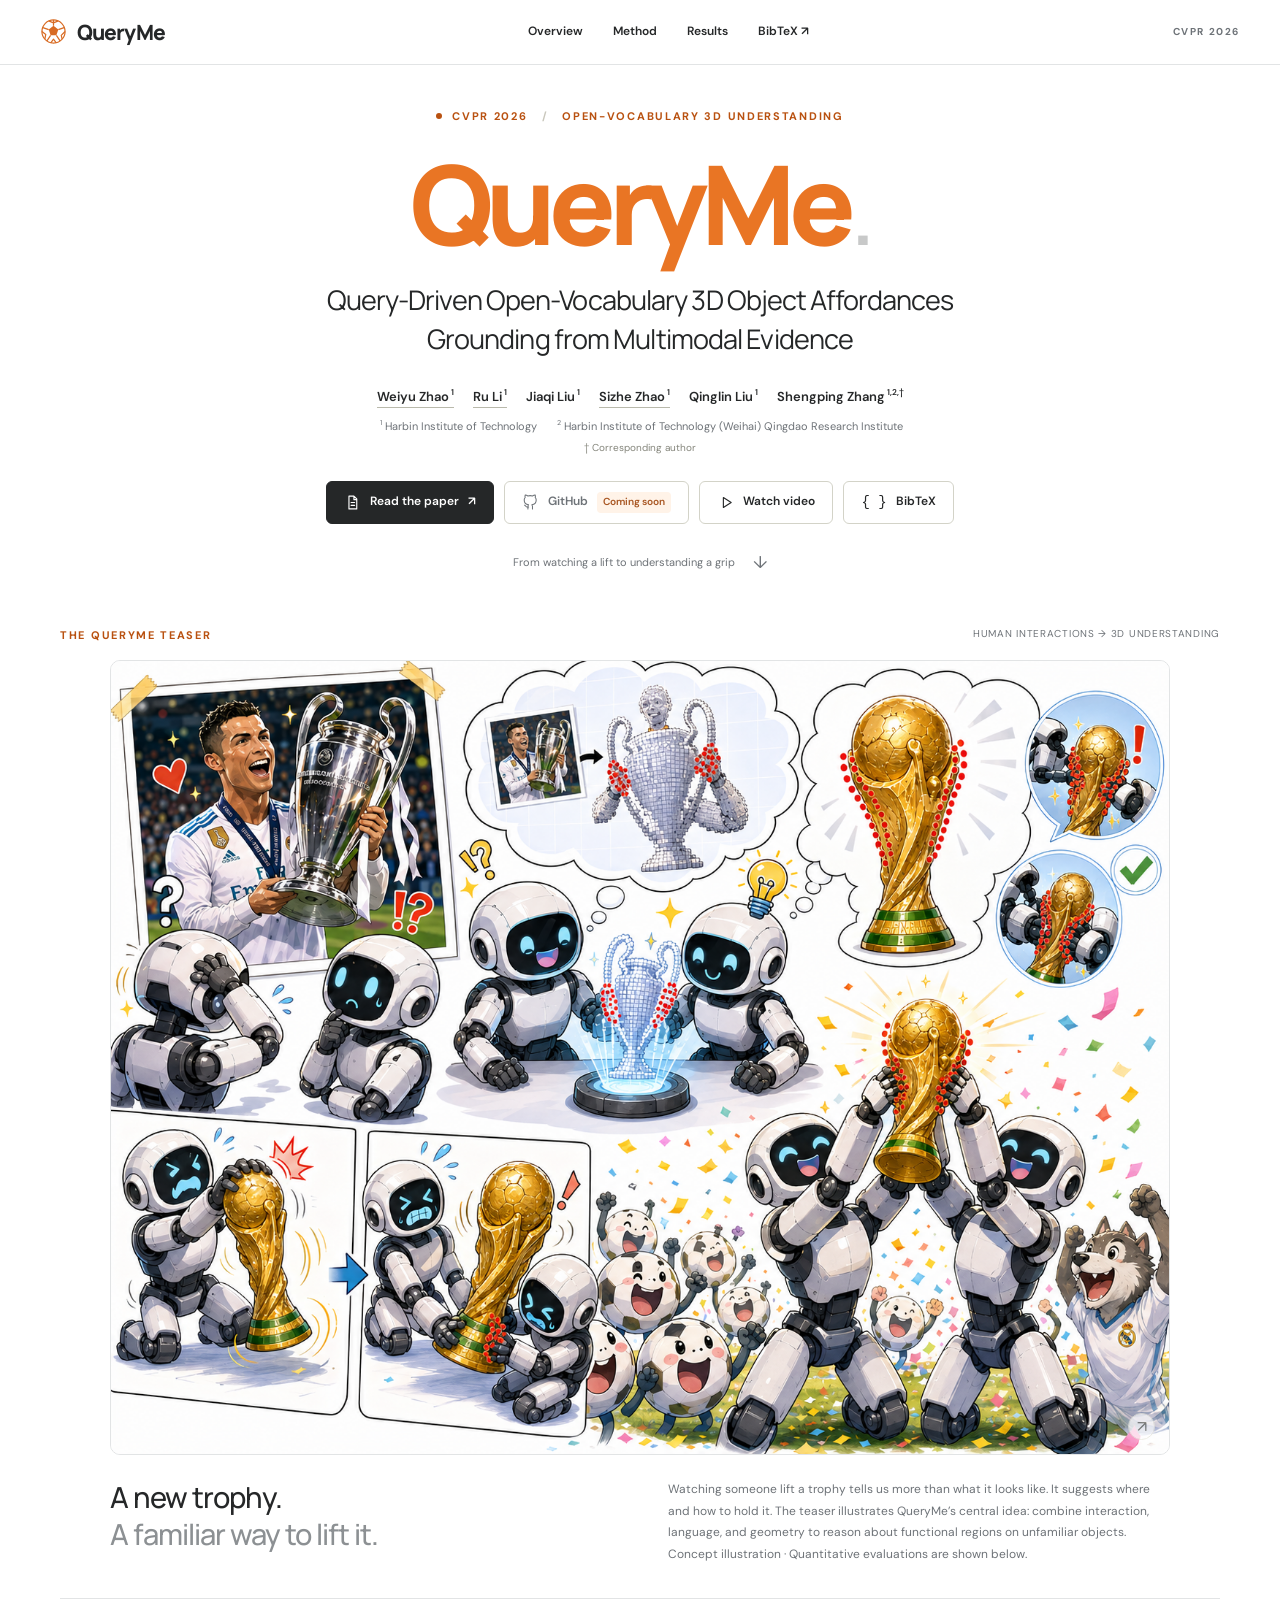
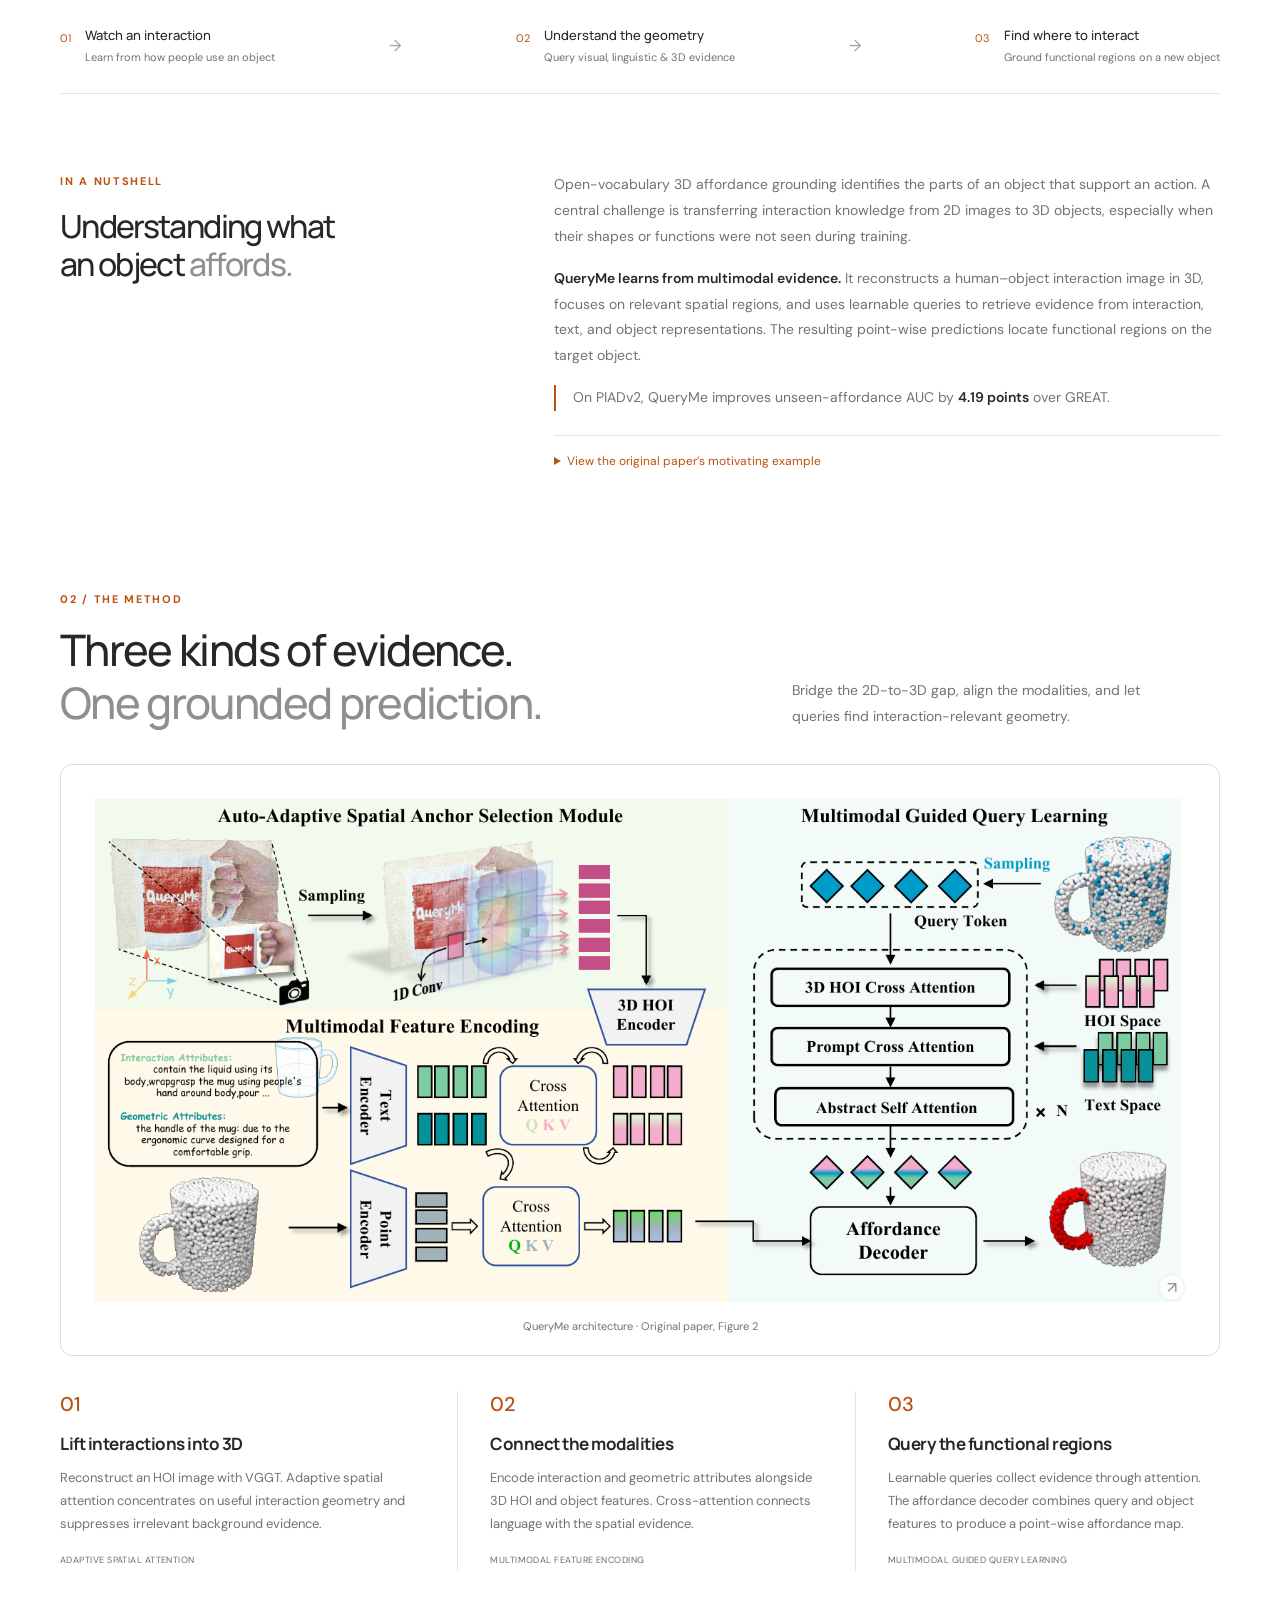
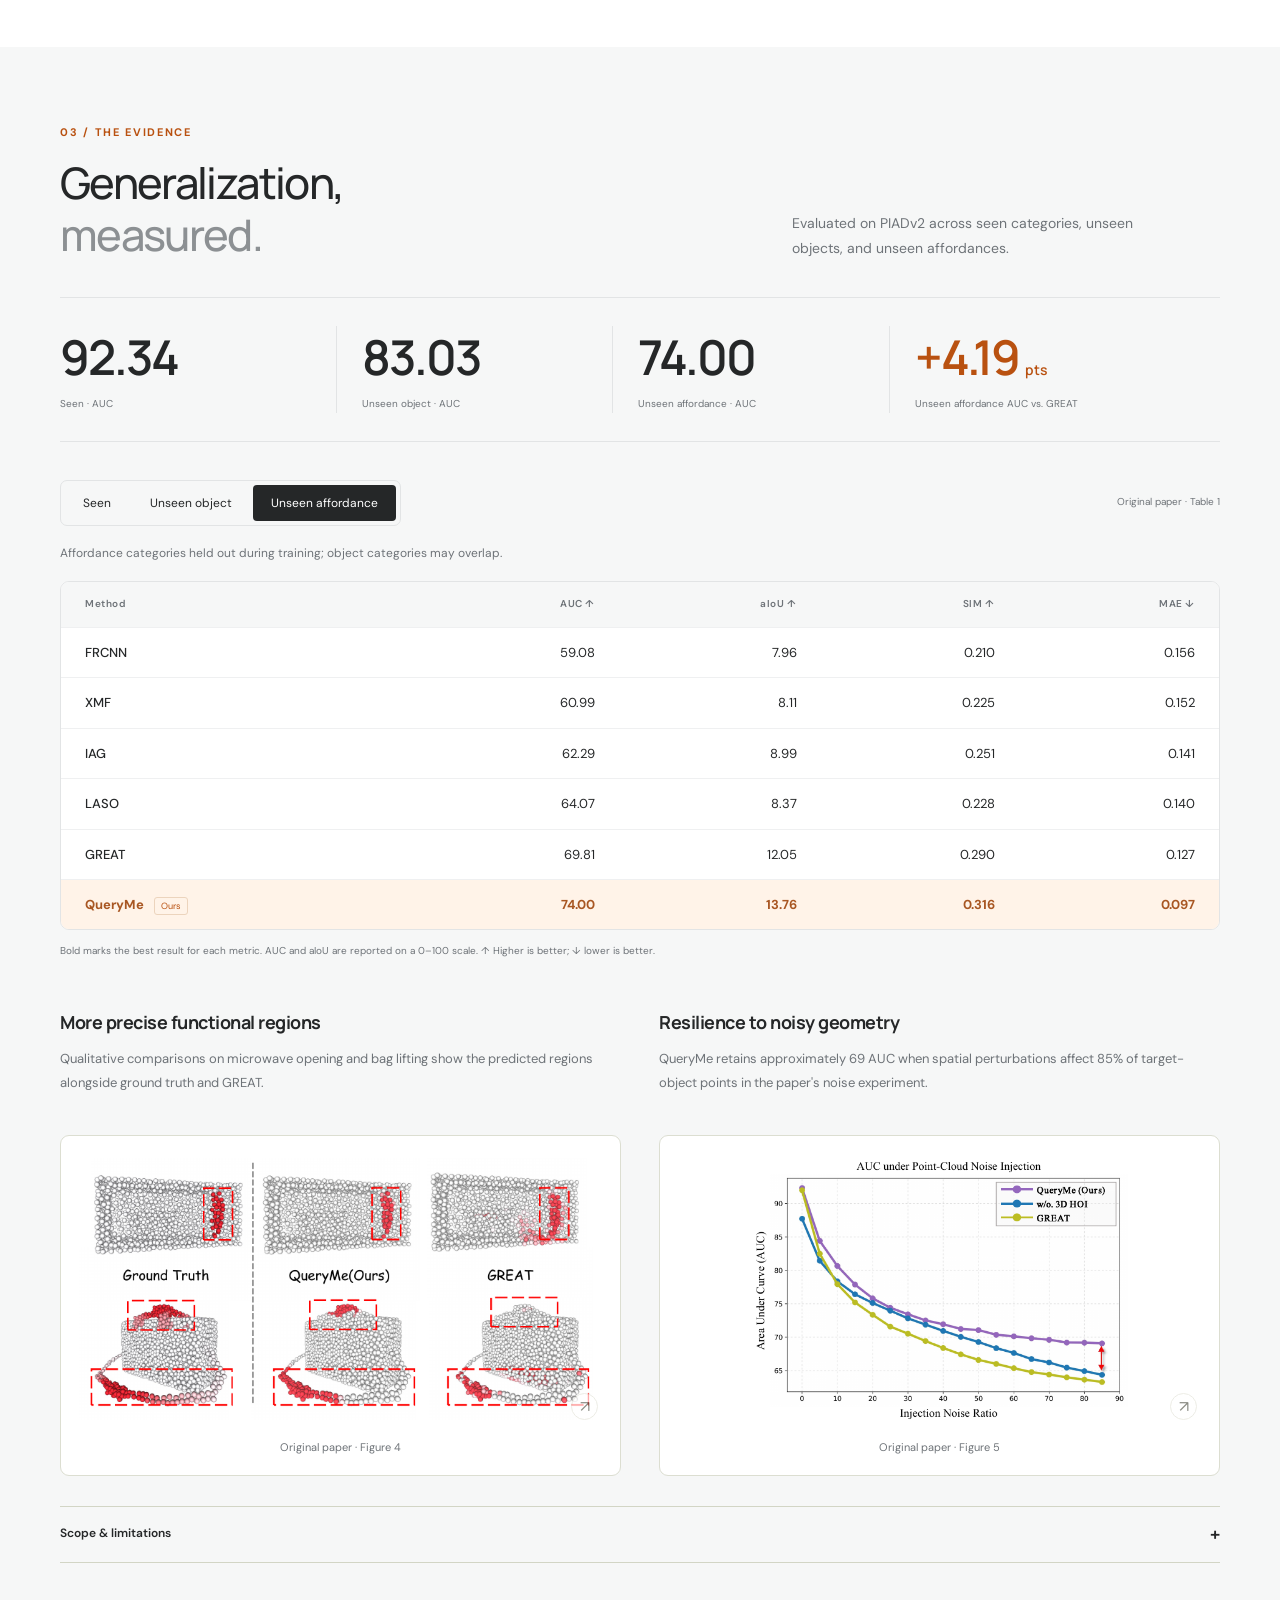
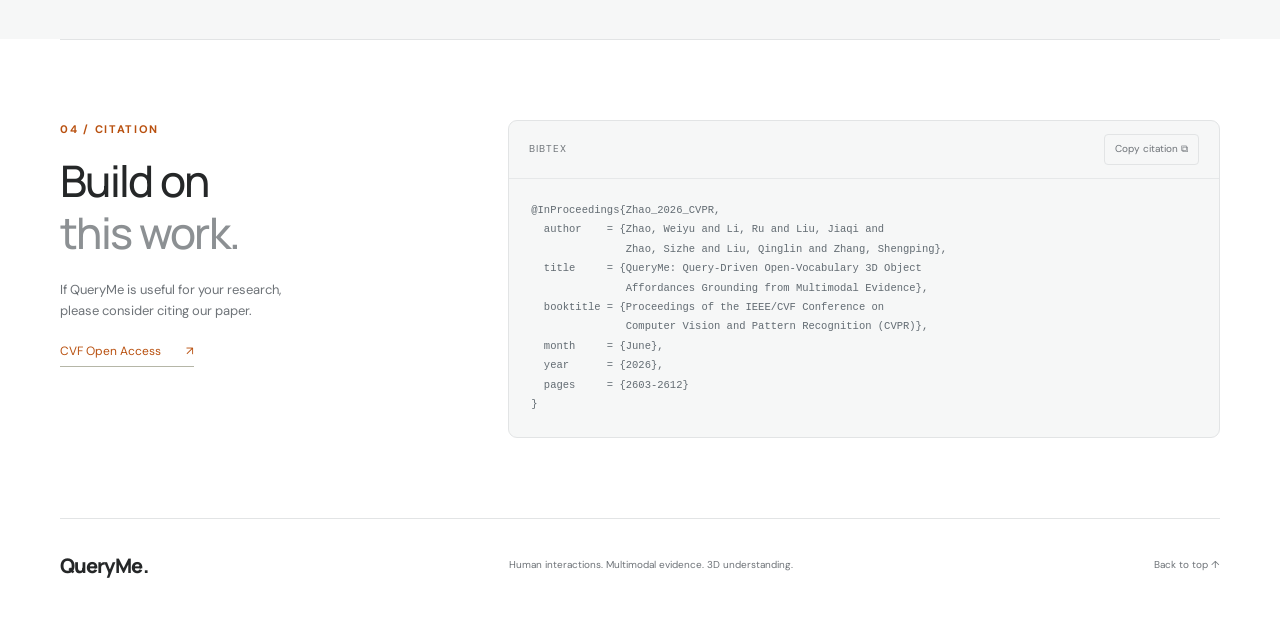
<file: queryme/index.html>
<!doctype html>
<html lang="en">
<head>
  <meta charset="utf-8">
  <meta name="viewport" content="width=device-width, initial-scale=1">
  <meta name="description" content="QueryMe learns from human–object interactions, language, and 3D geometry to ground open-vocabulary object affordances. CVPR 2026.">
  <meta name="theme-color" content="#ffffff">
  <meta property="og:title" content="QueryMe · CVPR 2026">
  <meta property="og:description" content="Query-Driven Open-Vocabulary 3D Object Affordances Grounding from Multimodal Evidence">
  <meta property="og:type" content="website">
  <meta property="og:image" content="https://weiyu0726.github.io/page/queryme/assets/queryme-football-teaser.png">
  <link rel="icon" type="image/svg+xml" href="/page/queryme/assets/favicon.svg">
  <link rel="stylesheet" href="/page/queryme/styles.css">
  <script src="/page/queryme/script.js" defer></script>
  <title>QueryMe — CVPR 2026</title>
  <link rel="canonical" href="https://weiyu0726.github.io/queryme/">
</head>
<body>
  <a class="skip-link" href="#main">Skip to content</a>
  <header class="site-header">
    <div class="nav-shell">
      <a class="wordmark" href="#home" aria-label="QueryMe home"><svg class="football-mark" viewBox="0 0 28 28" aria-hidden="true"><circle cx="14" cy="14" r="12"/><polygon points="14,8 19,12 17,18 11,18 9,12"/><path d="M14 8V2M19 12l6-2M17 18l4 6M11 18l-4 6M9 12l-6-2M9 3l5 2 5-2M26 14l-4 4 1 4M17 26l-3-4-3 4M5 22l1-5-4-3"/></svg>Query<span>Me</span></a>
      <nav aria-label="Main navigation"><a href="#overview">Overview</a><a href="#method">Method</a><a href="#results">Results</a><a href="#citation">BibTeX <span aria-hidden="true">↗</span></a></nav>
      <span class="header-venue">CVPR 2026</span>
    </div>
  </header>
  <main id="main">
    <section class="hero shell" id="home" aria-labelledby="title">
      <p class="eyebrow"><span class="red-dot"></span> CVPR 2026 <span class="eyebrow-divider">/</span> Open-vocabulary 3D understanding</p>
      <h1 id="title">Query<span>Me</span><span class="title-dot">.</span></h1>
      <p class="paper-title">Query-Driven Open-Vocabulary 3D Object Affordances<br class="desktop-break"> Grounding from Multimodal Evidence</p>
      <div class="authors"><a href="https://weiyu0726.github.io/" target="_blank" rel="noopener noreferrer">Weiyu Zhao<sup>1</sup></a><a href="https://liru0126.github.io/" target="_blank" rel="noopener noreferrer">Ru Li<sup>1</sup></a><span>Jiaqi Liu<sup>1</sup></span><a href="https://sizhezhao.github.io/" target="_blank" rel="noopener noreferrer">Sizhe Zhao<sup>1</sup></a><span>Qinglin Liu<sup>1</sup></span><span>Shengping Zhang<sup>1,2,†</sup></span></div>
      <p class="affiliations"><span><sup>1</sup> Harbin Institute of Technology</span><span><sup>2</sup> Harbin Institute of Technology (Weihai) Qingdao Research Institute</span></p>
      <p class="corresponding">† Corresponding author</p>
      <div class="hero-actions">
        <a class="button primary" href="https://openaccess.thecvf.com/content/CVPR2026/html/Zhao_QueryMe_Query-Driven_Open-Vocabulary_3D_Object_Affordances_Grounding_from_Multimodal_Evidence_CVPR_2026_paper.html" target="_blank" rel="noopener noreferrer"><svg viewBox="0 0 24 24" aria-hidden="true"><path d="M7 3h7l4 4v14H7zM14 3v5h4M10 12h5m-5 4h5"/></svg>Read the paper <span aria-hidden="true">↗</span></a>
        <button class="button github-coming-soon" type="button" disabled><svg viewBox="0 0 24 24" aria-hidden="true"><path d="M9 19c-4.3 1.3-4.3-2.5-6-3m12 6v-3.9a3.4 3.4 0 0 0-1-2.6c3.3-.4 6.7-1.6 6.7-7.3a5.7 5.7 0 0 0-1.5-3.9 5.3 5.3 0 0 0-.1-3.9s-1.2-.4-4.1 1.5a13.4 13.4 0 0 0-7 0C5.1 0 3.9.4 3.9.4a5.3 5.3 0 0 0-.1 3.9 5.7 5.7 0 0 0-1.5 3.9c0 5.7 3.4 6.9 6.7 7.3a3.4 3.4 0 0 0-1 2.6V22" transform="translate(1 1) scale(.92)"/></svg>GitHub <span class="coming-soon-label">Coming soon</span></button>
        <a class="button" href="https://www.youtube.com/watch?v=HKZObJoWJ2M" target="_blank" rel="noopener noreferrer"><svg viewBox="0 0 24 24" aria-hidden="true"><path d="m9 5 11 7-11 7z"/></svg>Watch video</a>
        <a class="button" href="#citation"><span class="code-icon" aria-hidden="true">{ }</span> BibTeX</a>
      </div>
      <a class="scroll-cue" href="#overview">From watching a lift to understanding a grip <span aria-hidden="true">↓</span></a>
    </section>

    <section class="teaser-section shell" id="overview" aria-labelledby="overview-title">
      <div class="teaser-topline"><p class="eyebrow">The QueryMe teaser</p><span>HUMAN INTERACTIONS → 3D UNDERSTANDING</span></div>
      <figure class="football-teaser">
        <button class="image-button" data-zoom="/page/queryme/assets/queryme-football-teaser.png" aria-label="Enlarge the QueryMe football teaser"><img src="/page/queryme/assets/queryme-football-teaser.png" width="1448" height="1086" fetchpriority="high" alt="Football-themed QueryMe illustration: a player lifts a handled trophy, robots observe its 3D interaction geometry, and reason about how to hold a differently shaped golden football trophy."><span class="zoom-hint" aria-hidden="true">↗</span></button>
        <figcaption class="football-caption"><h2 id="overview-title">A new trophy.<br><em>A familiar way to lift it.</em></h2><p>Watching someone lift a trophy tells us more than what it looks like. It suggests where and how to hold it. The teaser illustrates QueryMe’s central idea: combine interaction, language, and geometry to reason about functional regions on unfamiliar objects.<br><span class="illustration-note">Concept illustration · Quantitative evaluations are shown below.</span></p></figcaption>
      </figure>
      <div class="evidence-strip"><div><span class="evidence-index">01</span><div><h3>Watch an interaction</h3><p>Learn from how people use an object</p></div></div><span class="flow-arrow" aria-hidden="true">→</span><div><span class="evidence-index">02</span><div><h3>Understand the geometry</h3><p>Query visual, linguistic &amp; 3D evidence</p></div></div><span class="flow-arrow" aria-hidden="true">→</span><div><span class="evidence-index">03</span><div><h3>Find where to interact</h3><p>Ground functional regions on a new object</p></div></div></div>
    </section>

    <section class="abstract-section shell" aria-labelledby="abstract-title"><div><p class="eyebrow">In a nutshell</p><h2 id="abstract-title">Understanding what<br>an object <em>affords.</em></h2></div><div class="abstract-copy"><p>Open-vocabulary 3D affordance grounding identifies the parts of an object that support an action. A central challenge is transferring interaction knowledge from 2D images to 3D objects, especially when their shapes or functions were not seen during training.</p><p><strong>QueryMe learns from multimodal evidence.</strong> It reconstructs a human–object interaction image in 3D, focuses on relevant spatial regions, and uses learnable queries to retrieve evidence from interaction, text, and object representations. The resulting point-wise predictions locate functional regions on the target object.</p><p class="abstract-takeaway">On PIADv2, QueryMe improves unseen-affordance AUC by <strong>4.19 points</strong> over GREAT.</p><details class="paper-motivation"><summary>View the original paper’s motivating example</summary><figure><button class="image-button" data-zoom="/page/queryme/assets/teaser-detail.png" aria-label="Enlarge the original paper concept figure"><img src="/page/queryme/assets/teaser-detail.png" width="985" height="555" loading="lazy" alt="The original QueryMe paper illustrates how different bag interactions correspond to different functional regions."><span class="zoom-hint" aria-hidden="true">↗</span></button><figcaption>Original paper · Figure 1</figcaption></figure></details></div></section>

    <section class="method-section section-tint" id="method" aria-labelledby="method-title"><div class="shell">
      <div class="section-heading"><div><p class="eyebrow">02 / The method</p><h2 id="method-title">Three kinds of evidence.<br><em>One grounded prediction.</em></h2></div><p>Bridge the 2D-to-3D gap, align the modalities, and let queries find interaction-relevant geometry.</p></div>
      <figure class="framework-figure"><button class="image-button" data-zoom="/page/queryme/assets/framework-detail.png" aria-label="Enlarge the QueryMe architecture"><img src="/page/queryme/assets/framework-detail.png" width="1540" height="715" loading="lazy" alt="QueryMe architecture: adaptive spatial attention on reconstructed human–object interaction points, text and object feature encoding, multimodal guided query learning, and an affordance decoder."><span class="zoom-hint" aria-hidden="true">↗</span></button><figcaption>QueryMe architecture · Original paper, Figure 2</figcaption></figure>
      <div class="method-steps"><article><span class="step-number">01</span><h3>Lift interactions into 3D</h3><p>Reconstruct an HOI image with VGGT. Adaptive spatial attention concentrates on useful interaction geometry and suppresses irrelevant background evidence.</p><span class="step-tag">Adaptive spatial attention</span></article><article><span class="step-number">02</span><h3>Connect the modalities</h3><p>Encode interaction and geometric attributes alongside 3D HOI and object features. Cross-attention connects language with the spatial evidence.</p><span class="step-tag">Multimodal feature encoding</span></article><article><span class="step-number">03</span><h3>Query the functional regions</h3><p>Learnable queries collect evidence through attention. The affordance decoder combines query and object features to produce a point-wise affordance map.</p><span class="step-tag">Multimodal guided query learning</span></article></div>
    </div></section>

    <section class="results-section section-tint" id="results" aria-labelledby="results-title"><div class="shell">
      <div class="section-heading"><div><p class="eyebrow">03 / The evidence</p><h2 id="results-title">Generalization,<br><em>measured.</em></h2></div><p>Evaluated on PIADv2 across seen categories, unseen objects, and unseen affordances.</p></div>
      <div class="metrics-strip"><div><strong>92.34</strong><span>Seen · AUC</span></div><div><strong>83.03</strong><span>Unseen object · AUC</span></div><div><strong>74.00</strong><span>Unseen affordance · AUC</span></div><div class="metric-gain"><strong>+4.19<span>pts</span></strong><span>Unseen affordance AUC vs. GREAT</span></div></div>
      <div class="results-toolbar"><div class="segmented" role="group" aria-label="Evaluation split"><button data-split="seen" aria-pressed="false">Seen</button><button data-split="object" aria-pressed="false">Unseen object</button><button data-split="affordance" aria-pressed="true">Unseen affordance</button></div><span class="table-source">Original paper · Table 1</span></div>
      <p class="split-description" id="split-description" aria-live="polite">Affordance categories held out during training; object categories may overlap.</p>
      <div class="table-scroll" role="region" tabindex="0" aria-label="PIADv2 benchmark results"><table><caption id="results-caption">PIADv2 — Unseen affordance</caption><thead><tr><th scope="col">Method</th><th scope="col">AUC ↑</th><th scope="col">aIoU ↑</th><th scope="col">SIM ↑</th><th scope="col">MAE ↓</th></tr></thead><tbody id="results-body"><tr><th scope="row">FRCNN</th><td>59.08</td><td>7.96</td><td>0.210</td><td>0.156</td></tr><tr><th scope="row">XMF</th><td>60.99</td><td>8.11</td><td>0.225</td><td>0.152</td></tr><tr><th scope="row">IAG</th><td>62.29</td><td>8.99</td><td>0.251</td><td>0.141</td></tr><tr><th scope="row">LASO</th><td>64.07</td><td>8.37</td><td>0.228</td><td>0.140</td></tr><tr><th scope="row">GREAT</th><td>69.81</td><td>12.05</td><td>0.290</td><td>0.127</td></tr><tr class="ours"><th scope="row">QueryMe <span>Ours</span></th><td><strong>74.00</strong></td><td><strong>13.76</strong></td><td><strong>0.316</strong></td><td><strong>0.097</strong></td></tr></tbody></table></div>
      <p class="table-note">Bold marks the best result for each metric. AUC and aIoU are reported on a 0–100 scale. ↑ Higher is better; ↓ lower is better.</p>
      <div class="supporting-results"><article><h3>More precise functional regions</h3><p>Qualitative comparisons on microwave opening and bag lifting show the predicted regions alongside ground truth and GREAT.</p><figure><button class="image-button" data-zoom="/page/queryme/assets/comparison-detail.png" aria-label="Enlarge qualitative comparison"><img src="/page/queryme/assets/comparison-detail.png" width="730" height="365" loading="lazy" alt="Ground truth, QueryMe, and GREAT predictions for microwave opening and bag lifting."><span class="zoom-hint" aria-hidden="true">↗</span></button><figcaption>Original paper · Figure 4</figcaption></figure></article><article><h3>Resilience to noisy geometry</h3><p>QueryMe retains approximately 69 AUC when spatial perturbations affect 85% of target-object points in the paper's noise experiment.</p><figure><button class="image-button" data-zoom="/page/queryme/assets/noise-detail.png" aria-label="Enlarge the robustness plot"><img src="/page/queryme/assets/noise-detail.png" width="630" height="445" loading="lazy" alt="AUC versus point-cloud noise ratio. QueryMe degrades more slowly than GREAT and the variant without 3D HOI."><span class="zoom-hint" aria-hidden="true">↗</span></button><figcaption>Original paper · Figure 5</figcaption></figure></article></div>
      <details class="limitations"><summary>Scope &amp; limitations <span aria-hidden="true">+</span></summary><p>These results concern object-level affordance grounding on PIADv2. Monocular reconstruction errors, occlusion, and background clutter remain challenges. Fine-grained unseen affordances can be difficult to localize. On the unseen-object split, GREAT has a lower MAE (0.109) than QueryMe (0.118), while QueryMe leads on AUC, aIoU, and SIM.</p></details>
    </div></section>

    <section class="citation-section shell" id="citation" aria-labelledby="citation-title"><div><p class="eyebrow">04 / Citation</p><h2 id="citation-title">Build on<br><em>this work.</em></h2><p>If QueryMe is useful for your research, please consider citing our paper.</p><a class="text-link" href="https://openaccess.thecvf.com/content/CVPR2026/html/Zhao_QueryMe_Query-Driven_Open-Vocabulary_3D_Object_Affordances_Grounding_from_Multimodal_Evidence_CVPR_2026_paper.html" target="_blank" rel="noopener noreferrer">CVF Open Access <span aria-hidden="true">↗</span></a></div><div class="citation-box"><div class="code-toolbar"><span>BIBTEX</span><button id="copy-citation" type="button">Copy citation <span aria-hidden="true">⧉</span></button></div><pre><code id="bibtex">@InProceedings{Zhao_2026_CVPR,
  author    = {Zhao, Weiyu and Li, Ru and Liu, Jiaqi and
               Zhao, Sizhe and Liu, Qinglin and Zhang, Shengping},
  title     = {QueryMe: Query-Driven Open-Vocabulary 3D Object
               Affordances Grounding from Multimodal Evidence},
  booktitle = {Proceedings of the IEEE/CVF Conference on
               Computer Vision and Pattern Recognition (CVPR)},
  month     = {June},
  year      = {2026},
  pages     = {2603-2612}
}</code></pre><p id="copy-status" role="status" aria-live="polite"></p></div></section>
  </main>
  <footer class="shell"><a class="wordmark" href="#home">Query<span>Me</span><span class="footer-dot">.</span></a><span>Human interactions. Multimodal evidence. 3D understanding.</span><a href="#home">Back to top ↑</a></footer>
  <dialog id="image-dialog" aria-labelledby="dialog-label"><div class="dialog-toolbar"><p id="dialog-label">Figure detail</p><button id="close-dialog" aria-label="Close figure">Close <span aria-hidden="true">×</span></button></div><img id="dialog-image" alt=""></dialog>
</body>
</html>
</file>
<file: page/dialogen/styles.css>
@font-face {
  font-family: 'DM Sans';
  font-style: normal;
  font-weight: 400;
  font-display: swap;
  src: url(assets/fonts/font-0.ttf) format('truetype');
}
@font-face {
  font-family: 'DM Sans';
  font-style: normal;
  font-weight: 500;
  font-display: swap;
  src: url(assets/fonts/font-1.ttf) format('truetype');
}
@font-face {
  font-family: 'DM Sans';
  font-style: normal;
  font-weight: 600;
  font-display: swap;
  src: url(assets/fonts/font-2.ttf) format('truetype');
}
@font-face {
  font-family: 'DM Sans';
  font-style: normal;
  font-weight: 700;
  font-display: swap;
  src: url(assets/fonts/font-3.ttf) format('truetype');
}
@font-face {
  font-family: 'Manrope';
  font-style: normal;
  font-weight: 400;
  font-display: swap;
  src: url(assets/fonts/font-4.ttf) format('truetype');
}
@font-face {
  font-family: 'Manrope';
  font-style: normal;
  font-weight: 500;
  font-display: swap;
  src: url(assets/fonts/font-5.ttf) format('truetype');
}
@font-face {
  font-family: 'Manrope';
  font-style: normal;
  font-weight: 600;
  font-display: swap;
  src: url(assets/fonts/font-6.ttf) format('truetype');
}
@font-face {
  font-family: 'Manrope';
  font-style: normal;
  font-weight: 700;
  font-display: swap;
  src: url(assets/fonts/font-7.ttf) format('truetype');
}
@font-face {
  font-family: 'Manrope';
  font-style: normal;
  font-weight: 800;
  font-display: swap;
  src: url(assets/fonts/font-8.ttf) format('truetype');
}


:root{--paper:#ffffff;--ink:#252728;--muted:#6e7378;--accent:#d85e17;--coral:#ed842e;--line:#e2e4e5;--wash:#fff8f1;--dark:#1d2022}*{box-sizing:border-box}html{scroll-behavior:smooth;scroll-padding-top:88px}body{margin:0;background:var(--paper);color:var(--ink);font-family:'DM Sans',Arial,sans-serif;-webkit-font-smoothing:antialiased}a{color:inherit;text-decoration:none}button,input{font:inherit}button,a{-webkit-tap-highlight-color:transparent}button{cursor:pointer}button:focus-visible,a:focus-visible,summary:focus-visible,[tabindex]:focus-visible{outline:3px solid var(--coral);outline-offset:5px}button:disabled{cursor:default}.wrap{max-width:1160px;width:calc(100% - 80px);margin:auto}.nav-shell{height:78px;border-bottom:1px solid var(--line);background:rgba(255,255,255,.97);position:sticky;top:0;z-index:20;backdrop-filter:blur(16px)}.nav{height:100%;display:flex;align-items:center;justify-content:space-between}.brand{font-size:23px;letter-spacing:-.7px;font-weight:700;display:flex;align-items:center;gap:12px}.dialog-mark{width:29px;height:23px;position:relative;display:inline-block}.dialog-mark i{position:absolute;width:19px;height:16px;background:var(--accent);border-radius:6px 6px 2px 6px;top:0;left:0}.dialog-mark i:last-child{background:var(--coral);top:7px;left:10px;border-radius:6px 6px 6px 2px;border:2px solid var(--paper)}nav{display:flex;gap:32px;font-size:13px;color:#575c60}nav a:hover,.nav-paper:hover{color:var(--accent)}.nav-paper{display:flex;gap:24px;align-items:center;font-size:13px;font-weight:600}.hero{text-align:center;padding-top:57px;padding-bottom:44px}.venue{display:inline-flex;align-items:center;gap:12px;font-size:12px;color:var(--muted);letter-spacing:.2px}.venue>span:first-child{font-weight:700;color:var(--accent);letter-spacing:1.2px}.venue-dot{width:4px;height:4px;background:var(--coral);border-radius:50%}h1{margin:19px 0 12px;font-size:clamp(78px,8.6vw,116px);line-height:1.07;letter-spacing:-7px;font-weight:750}h1>span{color:var(--accent)}h1>em{font-style:normal;color:var(--coral)}.hero h2{font-size:25px;font-weight:400;line-height:1.43;letter-spacing:-.45px;max-width:910px;margin:0 auto 24px}.authors{display:flex;flex-wrap:wrap;justify-content:center;gap:9px 22px;font-size:14px}.authors a{border-bottom:1px solid #d6b292}.authors sup{color:var(--accent);font-size:9px;margin-left:2px}.affiliations{font-size:11px;display:flex;justify-content:center;flex-wrap:wrap;gap:10px 24px;color:var(--muted);margin:12px 0 22px}.affiliations .corresponding{font-size:10px}.hero-actions{display:flex;justify-content:center;gap:10px}.button{display:inline-flex;align-items:center;justify-content:center;gap:10px;border:1px solid var(--line);padding:12px 19px;border-radius:6px;font-size:12px;font-weight:600;transition:background .2s,transform .2s}.button:hover{transform:translateY(-2px);background:var(--wash)}.button.primary{background:var(--ink);color:#fff;border-color:var(--ink)}.button.primary:hover{background:var(--accent)}.button.text-button{border-color:transparent}.button svg{width:16px;height:16px;fill:none;stroke:currentColor;stroke-width:1.6;stroke-linecap:round;stroke-linejoin:round}.eyebrow{font-size:11px;font-weight:700;letter-spacing:1.9px;color:var(--accent)}.section-topline{display:flex;justify-content:space-between;align-items:center;margin-bottom:13px}.micro{font-size:9px;letter-spacing:1.1px;color:var(--muted)}.small-dot{padding:0 10px}.film-player{background:#1d2022;border-radius:10px;overflow:hidden;box-shadow:0 12px 38px #2527280b;line-height:0}.film-player video{width:100%;aspect-ratio:16/9;display:block}.film-caption{display:flex;justify-content:space-between;align-items:center;padding:22px 0 24px}.film-caption h2{font-size:22px;font-weight:500;letter-spacing:-.6px;margin:0 0 7px}.film-caption p{font-size:13px;color:var(--muted);margin:0}.download-link{font-size:11px;display:flex;gap:18px;color:var(--muted)}.download-link:hover{color:var(--accent)}.chapters{border-top:1px solid var(--line);border-bottom:1px solid var(--line);display:grid;grid-template-columns:repeat(4,1fr)}.chapters button{border:0;border-right:1px solid var(--line);background:none;padding:19px 20px;display:flex;gap:14px;align-items:center;text-align:left;color:var(--ink);transition:background .2s}.chapters button:first-child{padding-left:0}.chapters button:last-child{border-right:0}.chapters button:hover,.chapters button.active{background:var(--wash)}.chapter-index{font-size:10px;color:var(--coral);align-self:flex-start;margin-top:4px}.chapters button>span:nth-child(2){font-size:12px;flex:1}.chapters small{display:block;font-size:10px;color:var(--muted);margin-top:7px;font-variant-numeric:tabular-nums}.chapter-arrow{color:var(--muted);font-size:15px}.overview{padding-top:96px;padding-bottom:88px}.section-label{display:flex;gap:28px;align-items:center;margin-bottom:29px}.line{flex:1;height:1px;background:var(--line)}.overview-grid{display:grid;grid-template-columns:1fr 1fr;gap:90px}.overview h2,.section-heading h2,.citation-grid h2{font-size:43px;font-weight:500;line-height:1.15;letter-spacing:-1.9px;margin:0}.overview h2 span{color:#9b9c9d}.overview-copy p{font-size:15px;line-height:1.8;margin:0 0 15px;color:#62686d}.principles{display:grid;grid-template-columns:repeat(3,1fr);gap:44px;margin-top:39px}.principles article{border-top:1px solid var(--line);padding-top:21px}.principle-number{font-size:9px;letter-spacing:1.3px;color:var(--accent)}.principles h3{font-size:19px;letter-spacing:-.4px;margin:14px 0 10px;font-weight:500}.principles p{font-size:13px;line-height:1.8;color:var(--muted);margin:0;max-width:290px}.method-section{background:var(--wash);padding:76px 0 63px}.section-heading{display:flex;justify-content:space-between;align-items:flex-end;margin-bottom:35px}.section-heading p{margin:0 0 3px;color:var(--muted);font-size:13px;line-height:1.8}.method-tabs{display:flex;border-bottom:1px solid #e2e4e5;gap:32px;margin-bottom:35px}.method-tabs button{border:none;border-bottom:2px solid transparent;background:none;font-size:12px;padding:17px 0;color:#7b8084;display:flex;gap:11px;margin-bottom:-1px}.method-tabs button[aria-selected=true]{border-color:var(--accent);color:var(--ink)}.method-tabs button:first-letter{color:var(--accent)}.method-panel{display:grid;grid-template-columns:300px 1fr;gap:56px;min-height:328px;align-items:center}.method-panel[hidden]{display:none}.stage-label{font-size:9px;letter-spacing:1.8px;color:var(--accent)}.method-copy h3{font-size:26px;letter-spacing:-.8px;line-height:1.2;font-weight:500;margin:15px 0}.method-copy p{font-size:13px;line-height:1.85;color:#6e7378;margin:0}.method-insight{display:flex;gap:10px;font-size:11px;line-height:1.6;margin-top:20px;border-top:1px solid #e5e6e7;padding-top:17px;color:var(--accent)}.method-insight>span{font-size:17px}.style-diagram{display:flex;gap:15px;align-items:center;justify-content:space-between;background:#ffffff;border:1px solid #e6e7e8;border-radius:10px;padding:34px 25px}.diagram-tag{display:block;font-size:8px;letter-spacing:1px;color:#85878a;text-align:center;margin-bottom:16px}.sequence-stack{min-width:122px}.sequence{border:1px solid #e8b483;border-radius:5px;padding:8px 12px;margin-top:7px;background:#fff1e3;font-size:9px;color:#b95110;position:relative}.sequence small{font-size:7px}.sequence .skeletons{font-size:20px;margin:6px 0;color:#d85e17;letter-spacing:-1px}.sequence.pale{background:#fff8f1}.sequence.orange{background:#edf2f8;border-color:#cbd6e3;color:#4f78ba}.sequence.orange .skeletons{color:#4f78ba}.flow-arrow{font-size:23px;color:#b4b9bd}.extractor{padding:14px 10px;text-align:center;border:1px solid #dadde0;border-radius:7px;background:#f5f6f6;min-width:155px;display:flex;flex-direction:column;align-items:center}.extractor>small{font-size:7px;letter-spacing:.8px;margin-bottom:16px;color:#83888d}.extractor strong{font-size:12px;font-weight:500;border:1px solid #d4d8db;border-radius:4px;padding:9px 16px;width:100%;background:white}.extractor>span{color:#acb1b5;margin:6px 0}.heads{display:flex;gap:8px;margin-top:22px}.heads span{font-size:9px;line-height:1.45;background:#fff1e3;padding:10px 7px;border-radius:4px}.latent{max-width:130px}.latent svg{width:100%}.latent small{font-size:8px;display:block;text-align:center;color:var(--muted)}.diffusion-diagram{background:#ffffff;border:1px solid #e6e7e8;border-radius:10px;padding:25px 32px}.stream-labels,.dual-row,.dual-arrow{display:grid;grid-template-columns:1fr 1fr;gap:46px;text-align:center}.stream-labels{font-size:9px;letter-spacing:.8px;color:var(--muted);margin-bottom:14px}.person-dot{display:inline-block;width:7px;height:7px;border-radius:50%;margin-right:4px}.green-dot{background:var(--accent)}.coral-dot{background:var(--coral)}.inputs{font-size:11px;color:var(--muted)}.dual-arrow{font-size:20px;color:#aeb4b9;margin:10px 0}.denoisers>div{background:#fff3e8;border:1px solid #ecc09b;padding:17px 8px;font-size:13px;border-radius:6px}.denoisers>div+div{background:#f0f4f8;border-color:#cbd5e0}.denoisers small{display:block;color:var(--muted);font-size:9px;margin-top:6px}.interaction-bridge{display:flex;justify-content:center;align-items:center;gap:38px;margin:14px 0 8px}.interaction-bridge>span{font-size:28px;color:#b3b9be}.interaction-bridge strong{font-size:11px;line-height:1.7;text-align:center;background:#fff7ee;border:1px solid #edd6c1;padding:10px 20px;border-radius:6px;font-weight:500}.interaction-bridge small{font-size:8px;color:#918478}.weight-note{text-align:center;font-size:8px;color:#878d91;margin:10px 0}.outputs>div{border-top:1px solid #edcdb4;color:var(--accent);font-size:11px;padding-top:13px}.outputs>div+div{border-color:#cbd5e0;color:#4f78ba}.evidence-details{border-top:1px solid #e3e5e6;margin-top:34px}.evidence-details summary{padding:21px 0;list-style:none;font-size:12px;display:flex;justify-content:space-between;cursor:pointer}.evidence-details summary::-webkit-details-marker{display:none}.evidence-details summary>span{font-size:18px;color:var(--accent);transition:transform .2s}.evidence-details[open] summary>span{transform:rotate(45deg)}.evidence-details figure{margin:12px auto 15px;max-width:900px}.figure-button{padding:0;border:0;background:white;cursor:zoom-in;width:100%;border-radius:8px;overflow:hidden}.figure-button img{display:block;width:100%}.evidence-details figcaption{font-size:11px;line-height:1.6;color:var(--muted);margin-top:13px}.results-section{padding-top:87px;padding-bottom:73px}.stats{display:grid;grid-template-columns:repeat(3,1fr);gap:48px;margin:44px 0}.stats>div{border-left:1px solid var(--line);padding-left:35px}.stats>div:first-child{border:0;padding:0}.stat-label{font-size:9px;letter-spacing:1.3px;color:var(--muted)}.stats strong{display:block;font-size:57px;letter-spacing:-2.7px;font-weight:500;margin:15px 0 7px;font-variant-numeric:tabular-nums}.stats p{font-size:11px;color:var(--muted);line-height:1.6;margin:0}.stats p span{color:var(--accent)}.table-wrap{overflow-x:auto;border:1px solid var(--line);border-radius:9px;background:#fff}table{width:100%;border-collapse:collapse;font-size:12px;text-align:right;white-space:nowrap;font-variant-numeric:tabular-nums}caption{text-align:left;font-size:11px;color:var(--muted);padding:18px 20px;background:#f6f7f7}th,td{padding:15px 18px;border-bottom:1px solid #eff0f1}thead th{font-size:11px;color:var(--muted);font-weight:400;padding-top:18px;padding-bottom:18px}th:first-child{text-align:left;padding-left:22px}tbody th{font-weight:400}tbody td{color:#6e7378}.ours{background:#fef8f2}.ours th{font-weight:600}.ours td{color:var(--ink)}.ours th span{font-size:8px;text-transform:uppercase;border:1px solid #ecd4bd;border-radius:3px;padding:2px 4px;margin-left:5px;color:var(--accent)}.ground-truth{color:#92979b;background:#fafbfb}.ground-truth td{color:#92979b;border-bottom:0}.ground-truth th{border-bottom:0}.table-note{font-size:10px;color:var(--muted);line-height:1.7;margin:15px 0}.metric-notes{display:flex;gap:44px;font-size:11px;line-height:1.7;color:var(--muted)}.metric-notes p{flex:1}.metric-notes strong{color:var(--ink)}.study-content{display:grid;grid-template-columns:1fr 1fr;gap:65px;padding:15px 40px 25px;align-items:center}.study-content img{max-height:450px;object-fit:contain}.study-content h3{font-size:24px;letter-spacing:-.7px;font-weight:500}.study-content p{font-size:14px;color:var(--muted);line-height:1.8}.inline-link{font-size:11px;color:var(--accent);border-bottom:1px solid #e8c2a2;padding-bottom:3px}.citation-section{background:#f6f7f7;padding:65px 0}.citation-grid{display:grid;grid-template-columns:300px 1fr;gap:50px}.citation-grid h2{font-size:38px;margin:17px 0}.citation-grid p{font-size:12px;line-height:1.8;color:var(--muted);margin-bottom:26px}.bibtex-shell{min-width:0;background:#fff;border:1px solid #e1e3e4;border-radius:8px;overflow:hidden}.code-top{display:flex;justify-content:space-between;align-items:center;border-bottom:1px solid #e6e8e9;padding:12px 18px;font-size:10px;color:var(--muted)}.code-top button{border:0;background:transparent;color:var(--accent);font-size:10px;padding:4px}.code-top button:hover{text-decoration:underline}.code-top button span{margin-left:10px}pre{margin:0;padding:22px;overflow:auto;font-size:10px;line-height:1.9;color:#626b72;tab-size:2}footer{display:flex;align-items:center;justify-content:space-between;padding-top:37px;padding-bottom:36px}footer .brand{font-size:20px}footer p{font-size:10px;line-height:1.8;color:var(--muted);text-align:center;margin:0}footer p>span{font-size:9px;color:#92979b}footer>a:last-child{font-size:11px;color:var(--muted)}dialog{max-width:min(1100px,94vw);max-height:90vh;border:1px solid var(--line);border-radius:10px;padding:20px;background:white;color:var(--ink)}dialog::backdrop{background:#252728cc;backdrop-filter:blur(5px)}.dialog-toolbar{display:flex;gap:30px;justify-content:space-between;align-items:center}.dialog-toolbar p{font-size:13px}.dialog-toolbar button{white-space:nowrap;padding:8px 14px;background:var(--wash);border:0;border-radius:4px;color:var(--ink)}dialog img{display:block;max-width:100%;max-height:75vh;object-fit:contain;margin:auto}.skip{position:fixed;top:-50px;left:15px;z-index:100;background:var(--ink);color:white;padding:10px}.skip:focus{top:10px}.sr-only{position:absolute;width:1px;height:1px;overflow:hidden;clip:rect(0,0,0,0);white-space:nowrap}
@media(min-width:1550px){.wrap{max-width:1200px}.hero{padding-top:68px;padding-bottom:56px}}
@media(max-width:1050px){.wrap{width:calc(100% - 48px)}.method-panel{grid-template-columns:250px 1fr;gap:24px}.style-diagram{gap:8px;padding:25px 12px}.extractor{min-width:120px}.sequence-stack{min-width:100px}.latent{max-width:100px}.flow-arrow{font-size:16px}.overview-grid{gap:50px}.principles{gap:25px}.citation-grid{grid-template-columns:240px 1fr;gap:30px}.hero h2{font-size:23px}.authors{font-size:13px;gap:9px 16px}}
@media(max-width:760px){.nav-shell{height:65px}.wrap{width:calc(100% - 36px)}.brand{font-size:20px;gap:8px}nav{gap:15px;font-size:11px}.nav-paper{display:none}.hero{padding-top:39px;padding-bottom:35px}.hero h1{font-size:85px;letter-spacing:-5.7px;margin-top:19px;margin-bottom:15px}.hero h2{font-size:20px;line-height:1.45;max-width:560px}.desktop-break{display:none}.authors{max-width:450px;margin:auto;gap:10px 16px;font-size:12px;line-height:1.5}.affiliations{font-size:10px;gap:5px 13px;line-height:1.7}.affiliations .corresponding{width:100%;font-size:9px}.button{font-size:11px;padding:11px 14px}.venue{font-size:10px}.section-topline .micro{font-size:7px;letter-spacing:.5px}.eyebrow{font-size:9px;letter-spacing:1.5px}.film-player{border-radius:6px}.film-caption{padding:17px 0;gap:20px;align-items:flex-start}.film-caption h2{font-size:19px}.film-caption p{font-size:11px;line-height:1.6;max-width:290px}.download-link{font-size:9px;gap:8px;padding-top:5px;white-space:nowrap}.chapters{grid-template-columns:1fr 1fr}.chapters button{padding:15px 13px!important}.chapters button:nth-child(2){border-right:0}.chapters button:nth-child(-n+2){border-bottom:1px solid var(--line)}.chapters button>span:nth-child(2){font-size:11px}.overview{padding:62px 0}.overview-grid{grid-template-columns:1fr;gap:25px}.overview h2,.section-heading h2{font-size:35px;letter-spacing:-1.4px}.overview-copy p{font-size:14px}.principles{gap:16px;margin-top:28px}.principle-number{font-size:7px;letter-spacing:.7px;line-height:1.8}.principles h3{font-size:16px;line-height:1.3;min-height:40px;margin:13px 0 7px}.principles p{font-size:11px;line-height:1.75}.method-section{padding:52px 0 35px}.section-heading{display:block}.section-heading p{font-size:12px;margin-top:18px}.method-tabs{gap:22px;margin-bottom:27px}.method-tabs button{font-size:11px;gap:7px}.method-panel{display:flex;flex-direction:column;align-items:stretch;gap:27px}.method-copy h3{font-size:25px}.method-copy h3 br{display:none}.method-copy p{font-size:13px;max-width:580px}.method-insight{font-size:11px;margin-top:14px;padding-top:12px}.style-diagram{padding:23px 15px;gap:10px;justify-content:center}.sequence-stack{min-width:100px}.extractor{min-width:130px}.latent{max-width:100px}.diagram-tag{font-size:7px}.diffusion-diagram{padding:24px}.results-section{padding:58px 0 40px}.stats{gap:15px;margin:30px 0}.stats>div{padding-left:17px}.stat-label{font-size:7px;letter-spacing:.5px}.stats strong{font-size:40px;letter-spacing:-1.7px;margin:13px 0 8px}.stats p{font-size:9px;max-width:150px}.table-note{font-size:9px}.metric-notes{gap:20px;font-size:10px}.study-content{grid-template-columns:1fr;gap:20px;padding:10px 0}.study-content h3{font-size:22px}.study-content img{max-height:360px}.citation-section{padding:46px 0}.citation-grid{grid-template-columns:1fr;gap:27px}.citation-grid h2{font-size:32px;margin:15px 0}.citation-grid p{font-size:12px;margin-bottom:15px}pre{font-size:9px;padding:18px}footer{gap:20px;flex-wrap:wrap;padding-top:26px;padding-bottom:26px}footer p{order:3;width:100%;text-align:left;font-size:9px}footer .brand{font-size:18px}.section-label{margin-bottom:25px}}
@media(max-width:420px){nav{gap:12px;font-size:10px}.hero h1{font-size:76px}.hero h2{font-size:18px}.hero-actions{gap:4px}.button{padding:10px 12px}.section-topline .micro{font-size:6px;letter-spacing:.1px}.small-dot{padding:0 4px}.film-caption h2{font-size:17px}.download-link{font-size:8px}.style-diagram{gap:6px;padding:20px 9px}.sequence-stack{min-width:85px}.sequence{padding:7px}.sequence .skeletons{font-size:17px}.extractor{min-width:106px;padding:12px 8px}.extractor strong{font-size:10px;padding:9px 5px}.heads{gap:4px}.heads span{font-size:8px;padding:8px 4px}.latent{max-width:85px}.latent small{font-size:7px}.flow-arrow{font-size:14px}.principles{gap:12px}.principle-number{letter-spacing:0;font-size:7px}.stream-labels,.dual-row,.dual-arrow{gap:18px}.interaction-bridge{gap:20px}.stats strong{font-size:35px}.stats>div{padding-left:12px}}
@media(prefers-reduced-motion:reduce){html{scroll-behavior:auto}*,*:before,*:after{transition:none!important;animation:none!important}}
.skeletons svg{width:90px;height:25px;display:block}.skeletons{display:flex;justify-content:center}

/* MiDiVLA shared visual language. */
h1,h2,h3,.brand{font-family:Manrope,'DM Sans',Arial,sans-serif}h1,h1>span,h1>em{color:#e97524}h1{font-weight:800}h1>em{color:#c8c9c9}.nav-shell{height:64px}.hero{padding-top:42px}.eyebrow,.principle-number,.stage-label,.inline-link,.authors sup,.stats p span{color:#b95110}.venue>span:first-child{color:#b95110}.button.primary{background:#272b2e;border-color:#272b2e}.button.primary:hover{background:#b95110;border-color:#b95110}.method-section{background:#fff;padding-top:56px;padding-bottom:38px}.citation-section{background:#f6f7f7}.overview h2 span{color:#8c9093}.dialog-mark i:last-child{background:#f3b577}.film-player{box-shadow:none}.method-tabs button[aria-selected=true]{color:#a85622}.chapters button.active{background:#fff3e8}.chapter-index{color:#b95110}

/* Repository release status beside the paper link. */
.hero-actions{flex-wrap:wrap}
.button.code-soon{color:#6e7378;background:#fafafa;opacity:1;cursor:default}
.button.code-soon:hover{transform:none;background:#fafafa}
.button .github-icon{fill:currentColor;stroke:none}
.coming-soon{font-size:9px;font-weight:500;padding:3px 6px;border-radius:3px;background:#fff0e2;color:#a85622;white-space:nowrap}
</file>
<file: page/dialogen/method-figures.css>
/* Preserve the paper's original artwork and aspect ratios. */
.method-section{background:#fff;padding:54px 0 38px}
.method-section>.wrap>.section-heading{margin-bottom:42px}
.method-figure-section{padding-top:28px;border-top:1px solid #e5e7e9}
.method-figure-section+.method-figure-section{margin-top:54px}
.method-figure-heading{display:flex;align-items:baseline;gap:18px;max-width:1100px;margin:0 auto 32px}
.method-figure-number{font-size:11px;color:#d85e17;font-weight:600;font-variant-numeric:tabular-nums;letter-spacing:1px}
.method-figure-heading h3{font-family:Manrope,'DM Sans',sans-serif;font-size:24px;font-weight:600;line-height:1.35;letter-spacing:-.6px;margin:0;color:#252728}
.paper-figure{margin:0 auto;width:100%}
.paper-figure-style{max-width:920px}
.paper-figure-generation{max-width:1100px}
.paper-figure-image{display:block;width:100%;border:0;padding:0;background:#fff;cursor:zoom-in;border-radius:3px}
.paper-figure-image img{display:block;width:100%;height:auto;object-fit:contain}
.paper-figure figcaption{display:flex;align-items:baseline;gap:26px;justify-content:space-between;border-top:1px solid #eceef0;padding:17px 0 0;margin-top:26px}
.paper-figure figcaption p{font-size:12px;line-height:1.8;color:#747980;margin:0;max-width:790px}
.paper-figure figcaption p>span{font-weight:600;color:#444c54}
.paper-figure-hint{font-size:10px;white-space:nowrap;color:#a17a5d}
.method-section .evidence-details{margin-top:40px}
@media(max-width:1050px){.paper-figure-style{width:90%}.method-figure-heading h3{font-size:23px}.paper-figure figcaption{gap:20px}}
@media(max-width:760px){.method-section{padding:42px 0 30px}.method-section>.wrap>.section-heading{margin-bottom:30px}.method-figure-section{padding-top:23px}.method-figure-section+.method-figure-section{margin-top:39px}.method-figure-heading{gap:12px;margin-bottom:23px;align-items:flex-start}.method-figure-number{font-size:10px;padding-top:5px}.method-figure-heading h3{font-size:20px;line-height:1.4;letter-spacing:-.4px;max-width:330px}.paper-figure-style{width:100%}.paper-figure figcaption{display:block;margin-top:19px;padding-top:13px}.paper-figure figcaption p{font-size:11px;line-height:1.75}.paper-figure-hint{display:block;font-size:9px;margin-top:9px}.method-section .evidence-details{margin-top:31px}}
</file>
<file: page/midivla/styles.css>
@font-face {
  font-family: 'DM Sans';
  font-style: normal;
  font-weight: 400;
  font-display: swap;
  src: url(assets/fonts/font-0.ttf) format('truetype');
}
@font-face {
  font-family: 'DM Sans';
  font-style: normal;
  font-weight: 500;
  font-display: swap;
  src: url(assets/fonts/font-1.ttf) format('truetype');
}
@font-face {
  font-family: 'DM Sans';
  font-style: normal;
  font-weight: 600;
  font-display: swap;
  src: url(assets/fonts/font-2.ttf) format('truetype');
}
@font-face {
  font-family: 'DM Sans';
  font-style: normal;
  font-weight: 700;
  font-display: swap;
  src: url(assets/fonts/font-3.ttf) format('truetype');
}
@font-face {
  font-family: 'Manrope';
  font-style: normal;
  font-weight: 400;
  font-display: swap;
  src: url(assets/fonts/font-4.ttf) format('truetype');
}
@font-face {
  font-family: 'Manrope';
  font-style: normal;
  font-weight: 500;
  font-display: swap;
  src: url(assets/fonts/font-5.ttf) format('truetype');
}
@font-face {
  font-family: 'Manrope';
  font-style: normal;
  font-weight: 600;
  font-display: swap;
  src: url(assets/fonts/font-6.ttf) format('truetype');
}
@font-face {
  font-family: 'Manrope';
  font-style: normal;
  font-weight: 700;
  font-display: swap;
  src: url(assets/fonts/font-7.ttf) format('truetype');
}
@font-face {
  font-family: 'Manrope';
  font-style: normal;
  font-weight: 800;
  font-display: swap;
  src: url(assets/fonts/font-8.ttf) format('truetype');
}

:root{--paper:#fffdf9;--ink:#322921;--muted:#80766d;--accent:#b95110;--highlight:#fff2df;--line:#eedfd0;--soft:#fff6ed;--coarse:#ed842e;--middle:#4f78ba;--fine:#84bd52;font-family:'DM Sans',Arial,sans-serif;color:var(--ink);background:var(--paper);font-synthesis:none;font-size:16px;scroll-behavior:smooth;scroll-padding-top:100px}
*{box-sizing:border-box}body{margin:0}button,input{font:inherit}button,a,input{-webkit-tap-highlight-color:transparent}button,a{touch-action:manipulation}button{cursor:pointer}a{color:inherit;text-decoration:none}img{display:block;max-width:100%;height:auto}figure{margin:0}h1,h2,h3,p{margin:0}h1,h2,h3{font-family:'Manrope','DM Sans',Arial,sans-serif}button{color:inherit}button:focus-visible,a:focus-visible,input:focus-visible,summary:focus-visible{outline:3px solid #e68738;outline-offset:5px}button:disabled{cursor:default}.wrap{width:min(1180px,calc(100% - 80px));margin-inline:auto}.section{padding-block:90px}.header{position:sticky;top:0;z-index:20;border-bottom:1px solid #e7e4e1;background:#fbfaf9ed;backdrop-filter:blur(16px)}.nav-wrap{height:72px;max-width:1360px;margin:auto;padding-inline:40px;display:flex;justify-content:space-between;align-items:center}.wordmark{display:flex;align-items:center;gap:9px;font-family:Manrope,Arial,sans-serif;font-weight:800;font-size:21px;letter-spacing:-.8px}.brand-icon{display:grid;place-items:center;width:27px;height:29px;background:var(--accent);border-radius:6px;color:var(--highlight);font-size:23px}.nav-tag{border-left:1px solid var(--line);padding-left:13px;margin-left:5px;font:10px 'DM Sans',Arial,sans-serif;letter-spacing:1.5px;color:var(--muted)}nav{display:flex;gap:32px;align-items:center}nav a{font-size:14px;color:#625952}nav a:hover{color:var(--accent)}nav a:last-child{padding:8px 16px;border:1px solid var(--line);border-radius:24px}.hero{text-align:center;padding-top:64px}.eyebrow,.section-kicker{font-size:12px;letter-spacing:1.6px;font-weight:650;display:flex;align-items:center;gap:10px;color:var(--accent)}.eyebrow{justify-content:center}.status-dot,.small-dot,.live-dot{display:inline-block;width:7px;height:7px;background:var(--accent);border-radius:50%;flex:none}.hero h1{font-size:clamp(64px,7.5vw,104px);letter-spacing:-7px;font-weight:800;line-height:1.25;margin:9px 0 10px;position:relative;display:inline-block}.hero h1>span{color:var(--accent)}.title-orbit{width:47px;position:absolute;right:-60px;top:20px;fill:var(--paper);stroke:#ab9c8f;stroke-width:1.5;transform:rotate(14deg)}.hero h2{font-size:clamp(24px,2.5vw,34px);font-weight:550;line-height:1.4;letter-spacing:-.8px}.hero h2>span{font-weight:700}.authors{margin:25px auto 10px;font-size:15px;line-height:1.9;color:#554a41}.authors sup{font-size:10px;color:var(--accent);margin-left:2px}.affiliations{display:flex;justify-content:center;flex-wrap:wrap;gap:4px 18px;line-height:1.7;font-size:12px;color:var(--muted)}.hero-actions{display:flex;justify-content:center;gap:12px;margin:28px 0 40px}.button{padding:13px 22px;border-radius:7px;font-size:14px;font-weight:600;display:inline-flex;align-items:center;gap:24px;transition:background .2s,transform .2s}.button:hover{transform:translateY(-2px)}.button.primary{background:var(--accent);color:#fff}.button.primary:hover{background:#a5450c}.button.secondary{border:1px solid #d9d3ce;background:#fff}.hero-visual{border:1px solid #e3ddd7;border-radius:15px;text-align:left;background:radial-gradient(ellipse at 50% 20%,#f5f0eb,transparent 60%),#f6f3f0;box-shadow:0 10px 35px #4f3b2910;overflow:hidden}.hero-visual-top{padding:16px 23px;border-bottom:1px solid #e5dfd9;display:flex;justify-content:space-between;gap:15px;font-size:10px;letter-spacing:1.15px;color:#6b5f54}.hero-visual-top>span:first-child{display:flex;align-items:center;gap:8px}.mono{font-family:monospace}.hero-flow{display:grid;grid-template-columns:1fr 35px 1.12fr 35px 1fr;align-items:center;padding:26px 30px 27px;gap:14px}.flow-label{font-size:10px;letter-spacing:1.4px;color:#81776f;display:block;margin-bottom:16px}.frame-pair{display:flex;gap:8px;height:122px;align-items:center}.frame-pair figure{width:50%;position:relative}.frame-pair img{width:100%;height:103px;object-fit:cover;border-radius:5px}.frame-pair figcaption{position:absolute;left:7px;bottom:7px;background:#291e14b3;color:white;font:10px monospace;padding:3px 6px;border-radius:3px}.hero-flow h3{font-size:14px;letter-spacing:-.2px;margin-top:17px;font-weight:700}.hero-flow p{font-size:12px;color:#847d77;margin-top:6px}.flow-arrow{font-size:28px;color:#ada298;padding-top:2px}.token-scales{display:flex;align-items:end;justify-content:center;gap:17px;height:122px}.token-group{text-align:center}.token-grid{--grid:3;display:grid;grid-template-columns:repeat(var(--grid),1fr);gap:3px}.token-grid i{display:block;aspect-ratio:1;border-radius:2px;background:currentColor;opacity:.6}.token-grid i:nth-child(3n){opacity:.9}.token-grid i:nth-child(4n){opacity:.4}.token-group.action{color:var(--accent)}.token-group.context{color:#bcab9d}.token-group.detail{color:#cbc3bc}.token-group.action .token-grid{width:63px;transform:translateY(-9px);padding:4px;outline:1px solid #9b7d63;outline-offset:5px;border-radius:2px}.token-group.context .token-grid{width:71px}.token-group.detail .token-grid{width:88px}.token-group>span{font:10px monospace;display:block;margin-top:13px;color:#7d7065}.token-group.action>span{color:var(--accent);font-weight:bold}.robot-preview{height:122px;position:relative;overflow:hidden;border-radius:6px}.robot-preview img{width:100%;height:100%;object-fit:cover;object-position:center 38%}.robot-preview>span{position:absolute;bottom:8px;left:8px;background:#ffffffed;border:1px solid #fff7;padding:4px 8px;border-radius:4px;font-size:10px}.metrics{display:grid;grid-template-columns:repeat(3,1fr);padding:35px 20px 16px;gap:20px}.metrics>div+div{border-left:1px solid var(--line)}.metrics strong{font-family:Manrope,Arial,sans-serif;font-size:40px;letter-spacing:-2px;font-weight:650}.metrics strong>span{font-size:22px;letter-spacing:-1px;color:#867c73}.metrics p{font-size:14px;margin:6px 0}.metrics small{font-size:12px;color:var(--accent)}.metric-note{font-size:11px;color:#86807a;line-height:1.6}.intro{max-width:890px;text-align:center;padding-top:112px;padding-bottom:55px}.intro .section-kicker{justify-content:center}.section h2{font-size:clamp(30px,3.25vw,43px);line-height:1.2;font-weight:600;letter-spacing:-1.5px}.intro h2{margin:18px 0}.intro>p{font-size:18px;line-height:1.75;color:var(--muted)}.chapter-links{display:flex;gap:25px;margin:32px auto 0;justify-content:center}.chapter-links a{font-size:13px;border-bottom:1px solid #d8d1ca;padding:10px 0;display:flex;gap:10px;align-items:center}.chapter-links a>span{color:var(--accent);font:11px monospace}.chapter-links b{margin-left:12px;font-weight:500}.finding{padding-block:55px 80px}.section-heading{display:flex;align-items:end;justify-content:space-between;gap:25px}.section-heading .section-kicker{margin-bottom:21px}.chapter-number{display:grid;place-items:center;letter-spacing:0;width:29px;height:29px;border:1px solid #dfd8d1;border-radius:50%;font-size:12px}.text-button{background:transparent;border:0;padding:8px 0;border-bottom:1px solid #cbc2ba;font-size:13px;white-space:nowrap;color:var(--accent)}.section-lead{max-width:710px;font-size:17px;line-height:1.75;color:var(--muted);margin:19px 0 28px}.experiment{border:1px solid var(--line);border-radius:13px;overflow:hidden}.light-experiment{background:white}.experiment-toolbar{display:flex;justify-content:space-between;align-items:center;gap:15px;border-bottom:1px solid var(--line);padding:17px 25px}.experiment-toolbar>div{display:flex;align-items:center;gap:9px;font-size:13px}.experiment-toolbar strong{font-weight:600}.subtle{color:#908983;font-size:12px}.small-button{border:1px solid #ded9d4;background:white;border-radius:6px;padding:8px 13px;font-size:12px;display:inline-flex;align-items:center;gap:12px;white-space:nowrap;min-height:36px}.small-button:hover{background:#f4f0ec}.f1-layout{display:grid;grid-template-columns:145px 1fr;gap:27px;padding:27px}.small-label{font-size:10px;letter-spacing:1.25px;font-weight:600;color:#817871}.reference-frames{border-right:1px solid var(--line);padding-right:23px}.reference-frames .small-label{display:block;line-height:1.5;margin-bottom:15px}.reference-frames img{border-radius:5px;width:100%;aspect-ratio:1.15;object-fit:cover}.reference-frames figcaption{font-size:11px;margin-top:7px;color:#716861}.reference-frames figcaption i{margin-left:4px}.reference-arrow{display:block;text-align:center;padding:8px;color:#a9a29b}.experiment-label{display:flex;justify-content:space-between;align-items:center;margin-bottom:17px;min-height:22px}.phase-pill{font-size:11px;color:var(--accent);background:#f4eee8;border:1px solid #eadfd5;padding:5px 9px;border-radius:20px}.prediction-grid{display:grid;grid-template-columns:repeat(3,1fr);gap:14px}.prediction-card{border:1px solid #e6e3e0;border-radius:7px;overflow:hidden;background:#faf8f7}.prediction-card .card-top{display:flex;align-items:center;gap:6px;font-size:12px;padding:12px 10px}.scale-dot{width:6px;height:6px;display:inline-block;background:var(--coarse);border-radius:50%;flex:none}.scale-two .scale-dot{background:var(--middle)}.scale-three .scale-dot{background:var(--fine)}.card-top small{margin-left:auto;font-size:9px;letter-spacing:.6px;color:#827b74}.prediction-card img{width:100%;aspect-ratio:1.06;object-fit:cover}.prediction-card figcaption{font-size:11px;line-height:1.4;padding:12px 10px;color:#807973;min-height:52px;display:flex;align-items:center;gap:8px}.prediction-card.emphasized{border-color:#91abcf}.emphasized .card-top{background:#f1f5fb}.emphasized figcaption{color:#476d9f;background:#f7f9fe}.emphasized figcaption>span{margin-left:auto;font-size:19px}.f1-controls{margin-top:25px}.f1-controls>label,.wipe-control label{display:flex;justify-content:space-between;gap:16px;font-size:12px;color:#6d6259;margin-bottom:8px}.f1-controls output{font:12px monospace}input[type=range]{display:block;width:100%;cursor:ew-resize;accent-color:var(--accent);height:24px;margin:0;touch-action:pan-y}input[type=range]::-webkit-slider-runnable-track{height:4px;background:#e4dcd5;border-radius:6px}input[type=range]::-webkit-slider-thumb{margin-top:-6px}.range-labels{display:flex;justify-content:space-between;gap:8px;font-size:10px;color:#908780;margin-top:5px}.takeaway{display:flex;gap:14px;align-items:center;margin:0 27px;padding:16px 19px;background:#f5f1ed;border-radius:6px;font-size:13px;line-height:1.6;color:#6a5f56}.takeaway-icon{font-size:23px;color:var(--accent)}.takeaway strong{color:#4f4134}.experiment-note{font-size:11px;color:#908881;line-height:1.6;margin:14px 27px 20px}.bottleneck-experiment{background:#291e14;border-color:#291e14;color:#ede9e5;--line:#503f31}.bottleneck-experiment .experiment-toolbar{padding:20px 27px}.bottleneck-experiment .live-dot{background:#d7c3b1}.interactive-tag{font:10px monospace;letter-spacing:1px;color:#d4c8bd}.bottleneck-layout{display:grid;grid-template-columns:1.3fr 1fr;gap:45px;padding:32px 32px 25px}.bottleneck-experiment .small-label{color:#bbac9e}.scale-choices{display:flex;gap:9px;margin:19px 0 15px}.scale-choice{flex:1;border:1px solid #524336;border-radius:7px;color:#a49384;background:#382a1d;padding:17px 8px 13px;transition:background .25s,border .25s}.scale-choice .token-grid{height:54px;width:54px;margin:0 auto 13px;gap:2px;align-content:center}.scale-choice b{font-size:13px;display:block;font-weight:500}.scale-choice small{font-size:10px;display:block;margin-top:5px;line-height:1.4}.scale-choice.selected{background:#e2d2c4;color:#3a2b1d;border-color:#e9ddd2;box-shadow:0 0 20px #e2d2c412}.scale-choice:hover{border-color:#cdb39c}.scale-choice .token-grid i{border-radius:1px}.bottleneck-experiment input[type=range]{accent-color:#dac7b7}.bottleneck-experiment input[type=range]::-webkit-slider-runnable-track{background:#665648}.bottleneck-experiment .range-labels{color:#b2a396}.allocation-summary{padding:6px 0 0 30px;border-left:1px solid #534436}.summary-label{font-size:10px;letter-spacing:1.3px;color:#cdb39d}.allocation-summary h3{font-size:24px;font-weight:550;letter-spacing:-.7px;line-height:1.3;margin:17px 0 12px;color:#f4eee9}.allocation-summary p{font-size:13px;line-height:1.8;color:#c1b5aa;min-height:69px}.summary-chip{display:inline-flex;border:1px solid #675444;background:#483729;color:#d5c0ad;border-radius:5px;font-size:10px;padding:6px 8px;margin-top:15px}.comparison-heading{display:flex;align-items:center;justify-content:space-between;gap:15px;padding:20px 32px 19px;border-top:1px solid #503f31}.comparison-legend{display:flex;align-items:center;gap:8px;font-size:11px;color:#baaa9c}.comparison-legend i{display:block;width:8px;height:8px;background:#ac9887;border-radius:2px}.comparison-legend i:last-child{background:#e6d9ce}.comparison-legend>span{margin:0 3px;color:#635345}.comparison-layout{display:grid;grid-template-columns:120px 1fr;gap:25px;padding:0 32px}.f2-reference{padding-top:37px}.f2-reference img{width:100%;aspect-ratio:1;object-fit:cover;border:1px solid #6a5c4f;border-radius:5px}.f2-reference>span{display:block;margin-top:9px;font-size:11px;color:#e9e3dd}.f2-reference p{font-size:10px;color:#ad9e91;line-height:1.6;margin-top:7px}.comparison-grid{display:grid;grid-template-columns:repeat(3,1fr);gap:14px;min-width:0}.comparison-card{min-width:0}.comparison-card figcaption{font-size:11px;line-height:1.4;display:flex;align-items:center;gap:6px;min-height:37px;flex-wrap:wrap;padding-bottom:8px}.comparison-card .scale-dot{background:#d4beab}.constraint-mark{font-size:7px;border:1px solid #917a66;color:#deccbd;padding:2px 4px;border-radius:2px;margin-left:auto;letter-spacing:.25px}.constraint-mark[hidden]{display:none}.wipe-image{position:relative;border:1px solid #665749;border-radius:7px;overflow:hidden;aspect-ratio:1;touch-action:pan-y;cursor:ew-resize}.wipe-image img{width:100%;height:100%;object-fit:cover}.corrupted-image{position:absolute;inset:0;clip-path:inset(0 calc(100% - var(--reveal)) 0 0)}.wipe-line{position:absolute;left:var(--reveal);top:0;height:100%;border-left:2px solid #ebe1d8;display:flex;align-items:center;justify-content:center;color:#36281b;font-size:0;transform:translateX(-1px)}.wipe-line:after{content:'↔';display:grid;place-items:center;position:absolute;width:26px;height:26px;background:#eadfd6;border-radius:50%;font-size:13px;box-shadow:0 1px 8px #0003}.comparison-card>p{font-size:10px;line-height:1.5;color:#cebcad;margin:11px 0 4px;min-height:30px}.wipe-control{display:flex;align-items:center;gap:22px;max-width:700px;margin:25px auto 0;padding:0 25px}.wipe-control>div{flex:1}.bottleneck-experiment .small-button{background:#433325;border-color:#6b594a;color:#e4d6ca}.bottleneck-experiment .small-button:hover{background:#5a4838}.wipe-control label{color:#e0d3c7;font-size:11px}.wipe-control output{color:#beac9d;font:10px monospace;white-space:nowrap}.bottleneck-experiment>.experiment-note{text-align:center;color:#a8998c;margin:18px 20px 26px}.bottleneck-takeaway{display:flex;justify-content:space-between;gap:30px;align-items:center;padding:23px 32px;background:#382a1d;border-top:1px solid #524133}.bottleneck-takeaway>span{font:10px monospace;color:#ccb19a;letter-spacing:1px}.bottleneck-takeaway p{font-size:16px;line-height:1.6;color:#e8dcd1}.bottleneck-takeaway strong{font-size:12px;font-weight:400;color:#c1aa96}.method-section{margin-top:12px;background:#f3f0ed;border-block:1px solid #eae4df}.method-section .section-heading{margin-top:19px}.section-heading>p{color:var(--muted);font-size:15px;line-height:1.8}.method-steps{display:grid;grid-template-columns:repeat(3,1fr);gap:35px;margin:42px 0}.method-steps article+article{border-left:1px solid #ddd6d0;padding-left:30px}.method-number{font:12px monospace;color:#9e9083}.method-steps h3{font-size:23px;font-weight:600;margin:10px 0 12px;letter-spacing:-.6px}.method-steps p{font-size:14px;line-height:1.8;color:#7b7067;min-height:101px}.equation{font:14px Georgia,serif;color:#715d4b;border-top:1px solid #e4dcd5;margin-top:15px;padding-top:16px}.figure-button{width:100%;border:1px solid #dfd7d0;background:white;border-radius:9px;padding:25px 25px 0;display:block;text-align:left}.figure-button>img{width:100%;height:auto}.figure-button>span{display:flex;justify-content:space-between;padding:14px 0;font-size:12px;color:#7d7065;border-top:1px solid #ebe6e2;margin-top:15px}.method-bottom{display:grid;grid-template-columns:1fr 2fr;gap:50px;margin-top:30px}.method-bottom>b{font-size:15px;line-height:1.6;font-weight:600}.method-bottom>p{font-size:14px;line-height:1.9;color:#82766b}.results>.section-heading{margin-top:18px}.result-switch{display:inline-flex;background:#f0ebe6;border:1px solid #e5ddd6;padding:4px;border-radius:8px;gap:3px;margin-top:32px}.result-switch button{border:none;background:none;color:#887c71;font-size:13px;padding:10px 18px;border-radius:5px}.result-switch button.active{background:white;color:var(--accent);box-shadow:0 1px 4px #44322312}.results-layout{display:grid;grid-template-columns:.72fr 1.3fr;gap:80px;margin:36px 0 45px}.result-summary{padding-top:15px}.big-result{font-family:Manrope,Arial,sans-serif;font-size:88px;letter-spacing:-6px;font-weight:500;line-height:1.25;color:var(--accent);margin:12px 0 2px}.big-result>span{font-size:32px;letter-spacing:-2px;color:#a58f7b}.result-summary>p{color:#807266;font-size:14px}.result-gain{display:inline-block;margin-top:20px;padding:8px 12px;border-radius:5px;background:#f0e8e1;font-size:12px;color:#705238}.result-summary>.result-protocol{font-size:12px;line-height:1.8;color:#988c82;margin-top:22px}.chart-legend{display:flex;gap:18px;justify-content:flex-end;font-size:11px;color:#807368;margin-bottom:20px}.chart-legend>span{display:flex;align-items:center;gap:6px}.chart-legend i{display:inline-block;width:8px;height:8px;border-radius:2px}.lapa-color{background:#89bf58}.univla-color{background:#f0bd08}.ours-color{background:var(--accent)}.bar-group{margin-bottom:17px}.bar-group h3{font:12px 'DM Sans',Arial,sans-serif;color:#6e5e50;margin-bottom:9px}.bars{display:grid;gap:5px;border-left:1px solid #e2d9d1;background:repeating-linear-gradient(to right,transparent,transparent calc(25% - 1px),#eae4df calc(25% - 1px),#eae4df 25%);padding-right:0}.bar{height:10px;width:var(--value);background:#89bf58;border-radius:0 2px 2px;position:relative;transition:width .45s}.bar.univla{background:#f0bd08}.bar.ours{background:var(--accent)}.bar span{position:absolute;left:calc(100% + 7px);font:10px 'DM Sans',Arial,sans-serif;line-height:10px;color:#9a8d82}.bar.ours span{color:var(--accent);font-weight:600}.chart-axis{display:flex;justify-content:space-between;font-size:10px;color:#94887d}.robot-gallery{display:grid;grid-template-columns:repeat(4,1fr);gap:17px}.robot-gallery figure{border:1px solid #e6e0da;border-radius:8px;overflow:hidden;background:white}.robot-gallery img{width:100%;height:auto;aspect-ratio:1.12;object-fit:cover}.robot-gallery figcaption{display:flex;justify-content:space-between;gap:7px;padding:12px;font-size:11px;line-height:1.5}.robot-gallery figcaption b{font-size:12px;font-weight:500;color:var(--accent)}.gallery-note{font-size:11px;color:#988d84;margin-top:12px}.results-table{border-block:1px solid var(--line);margin-top:30px}.results-table summary{list-style:none;cursor:pointer;padding:19px 0;display:flex;justify-content:space-between;color:#6c5a4b;font-size:13px}.results-table summary::-webkit-details-marker{display:none}.results-table[open] summary>span{transform:rotate(45deg)}.table-scroll{overflow:auto}table{width:100%;border-collapse:collapse;text-align:left;font-size:13px;margin-bottom:20px}caption{text-align:left;color:#8a7d71;font-size:12px;margin-bottom:17px}th,td{padding:12px 15px;border-bottom:1px solid #e8e2dc}th{color:#807062;font-weight:500}td:last-child{color:var(--accent);font-weight:600}.average-row{background:#f4eee8}.abstract-section{border-block:1px solid #e8e0d9;background:#f5f1ee}.abstract-layout{display:grid;grid-template-columns:.8fr 1.3fr;gap:85px}.abstract-layout h2{font-size:30px;margin-top:20px;line-height:1.4}.abstract-layout>p{font-size:16px;line-height:1.9;color:#79685a}.citation{padding-block:75px 40px}.citation h2{font-size:30px}.citation pre{background:#f3efeb;border:1px solid #e7e0d9;border-radius:7px;padding:25px;overflow:auto;font-size:12px;line-height:1.85;color:#736151;margin-top:25px}.copy-status{min-height:20px;font-size:12px;color:var(--accent);margin-top:8px}footer{display:flex;justify-content:space-between;align-items:center;gap:20px;border-top:1px solid var(--line);padding-block:28px 35px}footer>.wordmark{font-size:17px;gap:18px}.footer-tag{font:11px 'DM Sans',Arial,sans-serif;color:#91857b;letter-spacing:0}footer>span,footer>a:last-child{font-size:10px;color:#8e8176}dialog{max-width:min(1280px,94vw);width:100%;max-height:92vh;border:1px solid #e1d7cf;border-radius:12px;padding:0;box-shadow:0 20px 80px #23191133;color:var(--ink)}dialog::backdrop{background:#1d150ec7;backdrop-filter:blur(5px)}.dialog-header{padding:18px 22px;border-bottom:1px solid var(--line);display:flex;align-items:center;justify-content:space-between;gap:20px;background:white;position:sticky;top:0}.dialog-header h2{font-size:16px;font-weight:500}.dialog-image-wrap{padding:20px;overflow:auto}.dialog-image-wrap>img{width:100%;height:auto}.skip-link{position:fixed;top:-100px;left:10px;z-index:100;background:var(--accent);padding:12px;color:white}.skip-link:focus{top:10px}.sr-only{position:absolute;width:1px;height:1px;padding:0;margin:-1px;overflow:hidden;clip:rect(0,0,0,0);white-space:nowrap;border:0}.noscript-note{text-align:center;font-size:14px;padding:20px;background:#f3efeb}body.modal-open{overflow:hidden}
@media(min-width:1000px){.token-group.action i{animation:token-breathe 3s infinite alternate}.token-group.action i:nth-child(3n){animation-delay:.4s}.token-group.action i:nth-child(4n){animation-delay:.8s}}@keyframes token-breathe{from{opacity:.45}to{opacity:1}}
@media(max-width:1000px){.wrap{width:calc(100% - 48px)}.hero-flow{padding:22px 20px;gap:9px;grid-template-columns:1fr 20px 1.1fr 20px 1fr}.token-scales{gap:12px}.token-group.action .token-grid{width:42px}.token-group.context .token-grid{width:52px}.token-group.detail .token-grid{width:62px}.hero-visual-top .mono{display:none}.subtle{display:none}.f1-layout{padding:20px;gap:19px;grid-template-columns:115px 1fr}.reference-frames{padding-right:15px}.prediction-grid{gap:9px}.card-top small{font-size:8px}.bottleneck-layout{padding:25px;gap:25px}.allocation-summary{padding-left:25px}.comparison-layout{grid-template-columns:95px 1fr;padding:0 25px;gap:18px}.comparison-grid{gap:10px}.comparison-card figcaption{font-size:10px;min-height:45px}.constraint-mark{font-size:7px}.f2-reference{padding-top:45px}.results-layout{gap:45px}.method-steps{gap:25px}.robot-gallery figcaption{flex-direction:column}.abstract-layout{gap:40px}.footer-tag{display:none}.method-steps p{min-height:126px}.experiment-note{font-size:11px}}
@media(max-width:700px){:root{scroll-padding-top:85px}.wrap{width:calc(100% - 36px)}.section{padding-block:56px}.nav-wrap{height:62px;padding-inline:18px}.nav-tag{display:none}.wordmark{font-size:18px}.brand-icon{width:23px;height:25px;font-size:20px}nav{gap:15px}nav a{font-size:12px}nav a:last-child{display:none}.hero{padding-top:38px}.eyebrow{font-size:9px;letter-spacing:1.1px}.hero h1{font-size:74px;letter-spacing:-5px;margin:16px 0}.title-orbit{width:28px;right:-31px;top:12px}.hero h2{font-size:25px;letter-spacing:-.7px;line-height:1.45}.desktop{display:none}.authors{font-size:13px;line-height:1.9;margin-top:23px}.affiliations{gap:4px 12px;font-size:10px}.hero-actions{gap:10px;margin:24px 0 30px}.button{font-size:12px;padding:12px 16px;gap:15px}.hero-visual-top{font-size:8px;padding:14px;letter-spacing:.6px}.hero-flow{grid-template-columns:1fr;gap:18px;padding:22px}.hero-flow>div{min-width:0}.flow-label{font-size:9px;margin-bottom:11px}.frame-pair{height:auto}.frame-pair img{height:120px}.hero-flow h3{font-size:15px;margin-top:12px}.hero-flow p{font-size:12px}.flow-arrow{display:none}.source-block{padding-bottom:20px;border-bottom:1px solid #e5ded8}.latent-block{padding-bottom:20px;border-bottom:1px solid #e5ded8}.token-scales{height:100px;gap:32px;justify-content:center}.token-group.action .token-grid{width:54px}.token-group.context .token-grid{width:65px}.token-group.detail .token-grid{width:79px}.robot-preview{height:150px}.robot-preview img{object-position:center 35%}.metrics{padding:27px 0 13px;gap:8px}.metrics strong{font-size:29px;letter-spacing:-1.5px}.metrics strong>span{font-size:16px}.metrics p{font-size:11px;line-height:1.5;margin:7px 2px}.metrics small{font-size:9px;line-height:1.5;display:block}.metric-note{font-size:10px}.intro{padding-top:63px;padding-bottom:15px}.section-kicker{font-size:10px;letter-spacing:1.2px}.section h2{font-size:30px;letter-spacing:-1px}.intro>p{font-size:16px;line-height:1.8}.chapter-links{flex-direction:column;gap:7px;margin-top:23px}.chapter-links a{font-size:12px;justify-content:space-between}.chapter-links a>span{margin-right:0}.chapter-links b{margin-left:auto}.finding{padding-top:45px;padding-bottom:15px}.section-heading{display:block}.section-heading .text-button{margin-top:17px}.section-heading .section-kicker{margin-bottom:16px}.section-lead{font-size:16px;line-height:1.75;margin:17px 0 24px}.experiment-toolbar{padding:15px;gap:10px}.experiment-toolbar>div{font-size:11px;gap:6px}.small-button{font-size:11px;padding:7px 10px;gap:7px}.f1-layout{grid-template-columns:1fr;padding:16px;gap:20px}.reference-frames{border:0;border-bottom:1px solid var(--line);padding:0 0 16px;display:flex;align-items:center;justify-content:space-between;gap:12px}.reference-frames .small-label{font-size:8px;max-width:75px;margin:0}.reference-frames figure{width:85px}.reference-frames img{aspect-ratio:1.3}.reference-frames figcaption{font-size:9px}.reference-arrow{transform:rotate(-90deg);padding:0}.experiment-label .small-label{font-size:8px;letter-spacing:.7px}.phase-pill{font-size:9px;padding:4px 7px}.prediction-grid{gap:7px}.prediction-card .card-top{font-size:10px;flex-wrap:wrap;padding:9px 7px;gap:5px}.card-top small{width:100%;padding-left:10px;margin:0;font-size:8px}.prediction-card figcaption{font-size:9px;line-height:1.55;min-height:64px;padding:9px 7px}.emphasized figcaption>span{display:none}.prediction-card img{aspect-ratio:.85}.f1-controls{margin-top:18px}.f1-controls>label{font-size:11px}.range-labels{font-size:9px}.range-labels>span:nth-child(2):not(:last-child){display:none}.takeaway{margin:0 16px;padding:13px;font-size:12px;align-items:start;gap:9px}.takeaway strong{display:block;margin-bottom:3px}.experiment-note{font-size:10px;margin:12px 16px 16px}.bottleneck-experiment .experiment-toolbar{padding:16px}.interactive-tag{font-size:8px}.bottleneck-layout{grid-template-columns:1fr;gap:22px;padding:23px 16px}.scale-choices{margin-top:16px;gap:8px}.scale-choice{padding:14px 6px 11px}.scale-choice b{font-size:12px}.scale-choice small{font-size:8px}.scale-choice .token-grid{width:47px;height:47px}.allocation-summary{border:0;border-top:1px solid #574637;padding:19px 0 0}.allocation-summary h3{font-size:22px;margin-top:11px}.allocation-summary p{font-size:13px;min-height:0}.summary-chip{margin-top:12px}.comparison-heading{padding:19px 16px;align-items:start;gap:12px}.comparison-heading .small-label{font-size:8px;line-height:1.5}.comparison-legend{font-size:9px;gap:5px;white-space:nowrap}.comparison-legend i{width:6px;height:6px}.comparison-layout{grid-template-columns:1fr;padding:0 16px;gap:15px}.f2-reference{padding:0;display:flex;align-items:center;gap:14px}.f2-reference img{width:65px;height:65px}.f2-reference>span{font-size:10px;max-width:55px}.f2-reference p{flex:1;font-size:10px;margin:0}.comparison-grid{gap:7px}.comparison-card figcaption{font-size:9px;gap:4px;height:52px;align-content:center}.constraint-mark{font-size:6px;margin:0 0 0 10px;letter-spacing:0}.comparison-card .scale-dot{width:5px;height:5px}.comparison-card>p{font-size:9px;line-height:1.6;min-height:43px}.wipe-line:after{width:20px;height:20px;font-size:10px}.wipe-control{padding:0 16px;gap:12px;margin-top:13px}.wipe-control label{font-size:10px;display:block;line-height:1.5}.wipe-control output{display:block;font-size:9px;margin-top:4px}.wipe-control .small-button{padding:8px;font-size:10px}.bottleneck-experiment>.experiment-note{font-size:10px;text-align:left;margin:17px 16px 20px}.bottleneck-takeaway{display:block;padding:20px 16px}.bottleneck-takeaway p{margin-top:10px;font-size:15px}.bottleneck-takeaway strong{display:block;margin-top:5px;font-size:12px;line-height:1.7}.method-section{margin-top:50px}.section-heading>p{font-size:15px;margin-top:20px}.method-steps{grid-template-columns:1fr;gap:22px;margin:30px 0}.method-steps article+article{border-left:0;border-top:1px solid #ddd6d0;padding-left:0;padding-top:22px}.method-steps h3{font-size:22px}.method-steps p{font-size:16px;min-height:0}.equation{font-size:16px}.figure-button{padding:10px 10px 0}.figure-button>span{font-size:11px;padding:12px 0;margin-top:8px}.method-bottom{grid-template-columns:1fr;gap:12px;margin-top:22px}.method-bottom>p{font-size:15px}.results-layout{grid-template-columns:1fr;gap:27px;margin-top:20px}.result-summary{display:grid;grid-template-columns:1fr 1fr;align-items:center;column-gap:20px}.result-summary>.small-label{grid-column:1/-1}.big-result{font-size:70px;letter-spacing:-4px;grid-row:2/4}.big-result>span{font-size:25px}.result-summary>p:not(.result-protocol){font-size:12px;align-self:end}.result-gain{font-size:10px;padding:7px;margin-top:9px;align-self:start}.result-summary>.result-protocol{grid-column:1/-1;font-size:11px;margin-top:10px}.chart-legend{margin-bottom:21px;justify-content:flex-start}.bar-group h3{font-size:12px}.bar{height:11px}.bar span{font-size:10px}.bar-group{margin-bottom:20px}.robot-gallery{grid-template-columns:repeat(2,1fr);gap:12px}.robot-gallery figcaption{font-size:11px;padding:10px}.robot-gallery figcaption b{font-size:14px}.abstract-layout{grid-template-columns:1fr;gap:25px}.abstract-layout h2{font-size:29px;margin-top:15px}.abstract-layout>p{font-size:16px}.citation .section-heading{display:flex;align-items:end}.citation pre{font-size:11px;padding:18px;line-height:1.8}footer{flex-wrap:wrap;gap:15px;padding-block:25px}footer>span{font-size:9px;width:100%;order:3}footer>a:last-child{font-size:10px}.dialog-header{padding:13px}.dialog-header h2{font-size:13px;line-height:1.5}.dialog-image-wrap{padding:8px;overflow:auto}.dialog-image-wrap>img{min-width:580px}.results-table th,.results-table td{font-size:11px;padding:10px 8px}}
@media(prefers-reduced-motion:reduce){:root{scroll-behavior:auto}*,*::before,*::after{animation:none!important;transition:none!important}}
/* Keep experimental labels legible at normal reading distance. */
.flow-label,.hero-visual-top,.nav-tag,.token-group>span,.frame-pair figcaption,.robot-preview>span,.small-label,.phase-pill,.range-labels,.summary-label,.summary-chip,.interactive-tag,.experiment-note,.comparison-legend,.f2-reference>span,.f2-reference p,.comparison-card>p,.gallery-note,.chart-legend,.bar-group h3,.bar span,.chart-axis,.metric-note,.footer-tag,footer>span,footer>a:last-child{font-size:12px}
.card-top small{font-size:10px}.prediction-card .card-top,.comparison-card figcaption{font-size:13px}.prediction-card figcaption{font-size:12px}.scale-choice small{font-size:12px}.scale-choice b{font-size:14px}.constraint-mark{font-size:9px}.allocation-summary p{font-size:15px}.bottleneck-takeaway strong{font-size:14px}.method-steps p,.method-bottom>p{font-size:16px}.robot-gallery figcaption{font-size:12px}.bar{height:12px}.bar span{line-height:12px}.comparison-heading{flex-wrap:wrap}.wipe-control label{font-size:12px}.wipe-control output{font-size:12px}.comparison-card figcaption{min-height:50px}.f2-reference{padding-top:50px}.hero-visual-top{font-size:10px}.flow-label{font-size:11px}.token-group>span{font-size:11px}
@media(max-width:1000px){.comparison-card figcaption{min-height:62px}}
@media(max-width:700px){.hero-visual-top{font-size:9px;letter-spacing:.3px}.nav-tag{display:none}.hero-flow p{font-size:14px}.hero-flow h3{font-size:16px}.metrics small{font-size:11px}.metrics p{font-size:12px}.metric-note{font-size:11px}.experiment-toolbar{flex-wrap:wrap}.experiment-toolbar>div{font-size:12px}.small-label{font-size:10px;letter-spacing:.5px}.reference-frames .small-label{font-size:10px}.reference-frames figcaption{font-size:11px}.reference-frames figure{width:82px}.experiment-label .small-label{font-size:10px}.phase-pill{font-size:10px}.prediction-card .card-top{font-size:12px}.card-top small{font-size:9px}.prediction-card figcaption{font-size:11px;min-height:74px}.range-labels{font-size:11px}.scale-choice small{font-size:10px}.scale-choice b{font-size:13px}.comparison-heading .small-label{font-size:10px}.comparison-legend{font-size:11px}.comparison-card figcaption{font-size:11px;min-height:62px}.constraint-mark{font-size:7px;margin:0}.f2-reference{padding:0}.f2-reference>span,.f2-reference p{font-size:11px}.comparison-card>p{font-size:11px;min-height:52px}.wipe-control label{font-size:11px}.wipe-control output{font-size:11px}.bottleneck-experiment>.experiment-note{font-size:11px}.bottleneck-takeaway strong{font-size:13px}.chart-legend{font-size:12px}.result-summary>.result-protocol{font-size:12px}.gallery-note{font-size:12px}footer>span{font-size:11px}}
@media(max-width:360px){.title-orbit{display:none}}
/* Teaser palette: MiDiVLA orange, LAPA green, UniVLA gold, scale blue. */
:root{--orange:#ee842c;--green:#88bd55;--gold:#efbe08;--blue:#4f78ba;--accent:#b95110;--paper:#fffdf9;--ink:#322921;--muted:#80766d;--line:#eedfd0;--soft:#fff6ed}
.header{background:#fffdf9f2;border-color:#f0e4d6}.hero h1>span{color:var(--orange)}.brand-icon{background:var(--orange);color:#fff}.title-orbit{stroke:#dba46e}.button.primary{background:#ca641a}.button.primary:hover{background:#ad4c10}.button.secondary{border-color:#ebd6c0}.section-kicker{color:var(--accent)}.chapter-number{border-color:#eccdae}.metrics strong{color:#3c2e24}.metrics strong>span{color:#aa876a}.metrics small{color:var(--accent)}.teaser-figure{margin:5px auto 0;text-align:left}.teaser-image-button{background:#fff;border:0;border-radius:8px;display:block;width:100%;padding:0;overflow:hidden}.teaser-image-button img{width:100%;height:auto}.teaser-figure>figcaption{display:flex;justify-content:space-between;align-items:center;gap:20px;margin-top:13px;padding-inline:7px;color:var(--muted);font-size:13px;line-height:1.6}.teaser-figure .text-button{flex:none}.phase-pill{background:#fff0de;color:#a54e11;border-color:#f4d7b3}.takeaway{background:#fff3e4;color:#8b6848}.takeaway strong{color:#9c511c}.prediction-card.emphasized{border-color:#91abcf}.emphasized .card-top{background:#eef3fb}.emphasized figcaption{background:#f6f8fc;color:#476d9f}.scale-one .scale-dot{background:var(--orange)}.scale-two .scale-dot{background:var(--blue)}.scale-three .scale-dot{background:var(--green)}
.bottleneck-experiment{background:#fff8ef;border-color:#ebc59f;color:#473425;--line:#ecd8c2}.bottleneck-experiment .live-dot{background:var(--orange)}.interactive-tag{color:#a77647}.bottleneck-experiment .small-label{color:#946d4c}.scale-choice{background:#fffdf9;border-color:#ead6be;color:#897a6c}.scale-choice .token-grid{color:#ac9b85}.scale-choice.selected{background:#ffead3;color:#9c4d12;border-color:#e58c43;box-shadow:0 0 0 1px #f5d2ad}.scale-choice.selected .token-grid{color:var(--orange)}.scale-choice[data-scale="2"].selected .token-grid{color:var(--blue)}.scale-choice[data-scale="3"].selected .token-grid{color:var(--green)}.scale-choice:hover{border-color:#e7aa70}.bottleneck-experiment input[type=range]{accent-color:var(--orange)}.bottleneck-experiment input[type=range]::-webkit-slider-runnable-track{background:#ead5ba}.bottleneck-experiment .range-labels{color:#977857}.allocation-summary{border-color:#eddbc5}.summary-label{color:#ad6424}.allocation-summary h3{color:#503722}.allocation-summary p{color:#927252}.summary-chip{border-color:#ebc59c;background:#fff0dc;color:#ad6120}.comparison-heading{border-color:#ecd8c2}.comparison-legend{color:#977857}.comparison-legend i{background:var(--orange)}.comparison-legend i:last-child{background:#c3b6a4}.comparison-legend>span{color:#c6aa8e}.f2-reference img{border-color:#dab995}.f2-reference>span{color:#85603e}.f2-reference p{color:#9b7b5c}.comparison-card .scale-dot{background:var(--orange)}.comparison-card[data-k="2"] .scale-dot{background:var(--blue)}.comparison-card[data-k="3"] .scale-dot{background:var(--green)}.constraint-mark{border-color:#e4ab70;background:#fff1df;color:#ad571b}.wipe-image{border-color:#dcc7ae}.wipe-line{border-left-color:#fff2dc;color:#a24c13}.wipe-line:after{background:#fff2dc;border:1px solid #d39254}.comparison-card>p{color:#9a6942}.bottleneck-experiment .small-button{background:#fff2df;border-color:#e4bd92;color:#a3551b}.bottleneck-experiment .small-button:hover{background:#ffe5c7}.wipe-control label{color:#926033}.wipe-control output{color:#a37e57}.bottleneck-experiment>.experiment-note{color:#9d876e}.bottleneck-takeaway{background:#fff0dc;border-color:#f1d3ad}.bottleneck-takeaway>span{color:#b16928}.bottleneck-takeaway p{color:#a65a1c}.bottleneck-takeaway strong{color:#a48056}.method-section{background:#fcf7ef;border-color:#efe2d0}.method-number{color:#cf9460}.method-steps article+article{border-color:#e9d8c2}.equation{color:#ab6c33;border-color:#eee0cf}.figure-button{border-color:#ead8c0}.result-switch{background:#f7eddf;border-color:#ecdac3}.result-switch button.active{color:#ae5419}.result-gain{color:#ad5c20;background:#fff0db}.lapa-color,.bar{background:var(--green)}.univla-color,.bar.univla{background:var(--gold)}.ours-color,.bar.ours{background:var(--orange)}.bar.ours span{color:var(--accent)}.big-result{color:var(--orange)}.average-row{background:#fff1dd}.abstract-section{background:#fcf7ef;border-color:#efe2d0}.citation pre{background:#faf3e8;border-color:#eedfc8;color:#846544}dialog::backdrop{background:#302015bd}dialog{border-color:#efd5b5}.dialog-header{border-color:#f1ddc6}
.video-gallery-heading{display:flex;justify-content:space-between;align-items:center;gap:18px;margin:10px 0 18px}.video-gallery-heading h3{font-size:20px;font-weight:600;letter-spacing:-.4px}.video-gallery-heading>span{font-size:12px;color:#a48a6b}.video-gallery{display:grid;grid-template-columns:repeat(2,1fr);gap:22px}.video-card{border:1px solid #efdac0;border-radius:10px;background:#fff;overflow:hidden}.video-placeholder{aspect-ratio:16/9;background:#fbf7f0;display:grid;place-items:center;border-bottom:1px dashed #ead8bf}.video-placeholder>span{font:11px monospace;letter-spacing:2px;color:#c0ae93}.video-card figcaption{display:flex;justify-content:space-between;gap:12px;padding:16px 18px;font-size:14px}.video-card figcaption b{color:var(--orange);font-weight:600}.gallery-note{color:#a48d70}.paper-results{padding-top:20px}.paper-results>.section-heading{margin-top:18px}.evidence-tabs{display:flex;gap:5px;border-bottom:1px solid #edd5b9;margin:32px 0 0}.evidence-tabs button{padding:14px 22px;font-size:14px;background:transparent;border:0;border-bottom:3px solid transparent;color:#a08a72;border-radius:7px 7px 0 0}.evidence-tabs button[aria-selected="true"]{color:#ab571a;border-bottom-color:var(--orange);background:#fff2e0}.evidence-tabs button:hover{background:#fff7eb}.task-key{font-size:12px;line-height:1.8;color:#a38d75;margin:16px 0 25px}.pretrain-control{display:flex;align-items:center;gap:15px;margin:24px 0}.pretrain-control label{font-size:13px;color:#9e7856}.pretrain-control select{font:14px 'DM Sans',Arial,sans-serif;color:#976139;background:#fff;border:1px solid #eacfae;border-radius:6px;padding:10px 36px 10px 12px;max-width:100%}.paper-table-card{border:1px solid #efddc5;border-radius:10px;background:#fff;overflow:hidden;margin-bottom:27px}.paper-table-heading{display:flex;align-items:start;justify-content:space-between;gap:20px;padding:24px 25px 19px;background:#fffbf5;border-bottom:1px solid #efdfc9}.paper-table-heading h3{font-size:20px;font-weight:650;letter-spacing:-.45px}.paper-table-heading p{font-size:13px;color:#a48461;line-height:1.65;margin-top:7px}.table-count{font-size:11px;font-family:monospace;color:#ba956e;white-space:nowrap;margin-top:5px}.paper-table-card .table-scroll{max-width:100%;overflow:auto}.paper-table{font-size:13px;min-width:650px;width:100%;margin:0;border-collapse:collapse;font-variant-numeric:tabular-nums}.paper-table th,.paper-table td{padding:13px 15px;border-bottom:1px solid #f2e6d7;white-space:nowrap;text-align:right;line-height:1.5}.paper-table thead th{font-weight:500;font-size:12px;color:#9b7752;background:#fdf9f2}.paper-table tbody th{font-weight:400;color:#655343}.paper-table th:first-child{text-align:left;padding-left:25px}.paper-table td:last-child{color:var(--ink);font-weight:400}.paper-table strong{font-weight:700;color:#3e3127}.paper-table .ours-row{background:#fff0dc}.paper-table .ours-row th,.paper-table .ours-row td{color:#a2551c}.paper-table .ours-row strong{color:#a84d0d}.paper-table .average-row strong{color:#a84d0d}.paper-table .group-start>*{border-top:2px solid #edd6b9}.paper-table .runner-up{text-decoration:underline;text-underline-offset:3px;text-decoration-color:#b3a394}.paper-table tbody tr:last-child>*{border-bottom:0}.paper-table tbody tr:hover{background:#fcf4e9}.paper-table tbody tr.ours-row:hover{background:#ffe6c5}.row-context{display:block;color:#b2987b;font-size:10px;margin-top:3px}.table-footnote{border-top:1px solid #efdfc9;padding:15px 25px;background:#fffcf7;font-size:12px;line-height:1.85;color:#9f8569}.paper-results [role=tabpanel]{min-width:0}.paper-results [hidden]{display:none!important}.paper-table-card[id^="table-simpler"] .paper-table{min-width:1050px}
@media(max-width:1000px){.paper-table-heading{padding:21px}.table-footnote{padding-inline:21px}.evidence-tabs button{padding-inline:18px}}
@media(max-width:700px){.teaser-figure>figcaption{display:block;text-align:center;font-size:12px;padding-inline:0;margin-top:10px}.teaser-figure .text-button{display:inline-block;margin-top:5px;font-size:12px}.teaser-image-button{border:1px solid #f1dcc2;border-radius:5px}.video-gallery{gap:13px}.video-gallery-heading h3{font-size:18px}.video-gallery-heading>span{font-size:11px}.video-card figcaption{font-size:12px;padding:11px;flex-direction:column;gap:5px}.video-card figcaption b{font-size:14px}.video-placeholder>span{font-size:9px;letter-spacing:1px}.evidence-tabs{gap:0;margin-top:23px}.evidence-tabs button{font-size:12px;padding:12px 11px;flex:1}.task-key{font-size:11px;margin-top:13px}.pretrain-control{display:block;margin:20px 0}.pretrain-control label{display:block;margin-bottom:9px;font-size:12px}.pretrain-control select{width:100%;font-size:14px}.paper-table-heading{padding:18px 16px;gap:10px}.paper-table-heading h3{font-size:18px;line-height:1.5}.paper-table-heading p{font-size:12px}.table-count{font-size:10px}.paper-table th,.paper-table td{font-size:12px;padding:12px}.paper-table th:first-child{padding-left:17px}.paper-table{min-width:580px}.table-footnote{padding:14px 16px;font-size:11px}.allocation-summary{border-color:#eddbc5}.method-steps article+article{border-color:#e9d8c2}}

/* Paired representation benchmarks and simulated policy evaluation. */
.affiliations{display:grid;grid-template-columns:repeat(3,minmax(0,1fr));max-width:1000px;margin-inline:auto;gap:8px 18px;font-size:13px}.affiliations>span{display:inline-block}
.benchmark-legend{margin:32px 0 20px;font-size:12px;gap:24px}
.benchmark-grid{display:grid;grid-template-columns:repeat(3,minmax(0,1fr));gap:20px}
.benchmark-card{min-width:0;border:1px solid var(--line);border-radius:12px;background:#fff;padding:25px 20px 20px}
.benchmark-card figcaption h3{font-size:19px;font-weight:650;letter-spacing:-.5px;line-height:1.4}
.benchmark-card figcaption p{font-size:13px;color:var(--muted);margin:5px 0 12px}
.metric-direction{font-size:10px;letter-spacing:.2px;color:#95622f;background:#fff4e5;border:1px solid #f3dfc3;border-radius:20px;padding:5px 9px;display:inline-block}
.metric-plot{display:grid;grid-template-columns:31px minmax(0,1fr);gap:8px;margin:36px 0 0;height:236px;padding-bottom:26px}
.metric-ticks{display:flex;flex-direction:column;justify-content:space-between;text-align:right;font-size:10px;line-height:1;color:#a08b74;transform:translateY(-5px);font-variant-numeric:tabular-nums}
.metric-columns{display:grid;grid-template-columns:repeat(3,minmax(0,1fr));gap:18px;position:relative;height:210px;border-bottom:1px solid #d8c7b3;background:repeating-linear-gradient(to top,transparent 0,transparent calc(25% - 1px),#f1e8dc calc(25% - 1px),#f1e8dc 25%);padding-inline:12px}
.metric-column{position:relative;height:100%;display:flex;align-items:end;min-width:0;justify-content:center}
.metric-bar{height:var(--height);width:100%;max-width:53px;background:var(--green);border-radius:5px 5px 0 0;position:relative}
.metric-column.univla .metric-bar{background:var(--gold)}.metric-column.ours .metric-bar{background:var(--orange)}
.metric-value{position:absolute;left:50%;bottom:calc(100% + 8px);transform:translateX(-50%);font-size:13px;white-space:nowrap;font-weight:600;font-variant-numeric:tabular-nums;color:#64543f}
.metric-column.ours .metric-value,.metric-column.ours .metric-method{color:var(--accent);font-weight:700}
.metric-method{position:absolute;top:calc(100% + 11px);left:50%;transform:translateX(-50%);font-size:11px;color:#80705c;white-space:nowrap}
.benchmark-note{font-size:11px;color:#9a846c;line-height:1.6;margin-top:23px;min-height:35px}
.real-world{border-top:1px solid var(--line)}.real-world .video-gallery{margin-top:30px}
@media(max-width:1000px){.affiliations{grid-template-columns:repeat(2,minmax(0,1fr))}.benchmark-grid{gap:13px}.benchmark-card{padding:21px 13px 16px}.benchmark-card figcaption h3{font-size:17px}.metric-columns{gap:13px;padding-inline:8px}.metric-value{font-size:11px}.metric-method{font-size:10px}.metric-plot{grid-template-columns:26px minmax(0,1fr);gap:6px}}
@media(max-width:700px){.affiliations{grid-template-columns:1fr;font-size:11px;gap:5px 15px}.benchmark-grid{grid-template-columns:1fr;gap:16px}.benchmark-legend{justify-content:flex-start;gap:23px;margin:25px 0 18px}.benchmark-card{padding:23px 21px 20px}.benchmark-card figcaption h3{font-size:21px}.metric-plot{height:226px;grid-template-columns:30px minmax(0,1fr);margin-top:33px}.metric-columns{height:200px;gap:24px;padding-inline:18px}.metric-value{font-size:13px}.metric-method{font-size:12px}.benchmark-note{min-height:0;margin-top:22px}.real-world .video-gallery{grid-template-columns:1fr;gap:18px}.real-world .video-card figcaption{font-size:14px;padding:14px 16px}}

/* Ground-truth references remain visible beside the corruption comparison. */
.f2-reference{display:grid;grid-template-columns:minmax(0,1fr);gap:17px;align-content:start}.f2-reference figure{margin:0;min-width:0}.f2-reference img{display:block;width:100%;height:auto}.f2-reference figcaption{font-size:11px;line-height:1.6;color:#85603e;margin-top:6px}.f2-reference figcaption small{display:block;color:#9b7b5c;font-size:10px}.f2-reference .target-reference img{border:2px solid var(--orange)}
@media(max-width:700px){.f2-reference{grid-template-columns:repeat(2,minmax(0,1fr));gap:18px;padding:0 0 10px;border-bottom:1px solid #eddbc5}.f2-reference figure{text-align:center}.f2-reference img{width:min(100%,130px);height:auto;margin-inline:auto}.f2-reference figcaption{font-size:12px}.f2-reference figcaption small{font-size:10px}}
</file>
<file: page/midivla/scroll-story.css>
:root {
  --paper: #fff;
  --ink: #232629;
  --muted: #6a7076;
  --accent: #b95110;
  --line: #eadfd7;
  --soft: #fff8f1;
  --coarse: #ed842e;
  --middle: #4f78ba;
  --fine: #84bd52;
  --green: #93b770;
  --gold: #789bba;
  --orange: #ed842e;
  color-scheme: light;
  scroll-padding-top: 95px;
}
.scroll-story, .scroll-story * { letter-spacing: 0; }
.scroll-story { background: #fff; color: var(--ink); }
.scroll-story .wrap { width: min(1320px, calc(100% - 80px)); }
.scroll-story .header { background: #ffffffed; border-color: var(--line); }
.scroll-story .nav-wrap { height: 64px; max-width: 1440px; }
.scroll-story .wordmark { font-size: 22px; gap: 0; }
.scroll-story .wordmark > span:first-child { color: var(--accent); }
.scroll-story .wordmark .nav-tag { margin-left: 18px; }
.scroll-story .nav-tag { color: var(--muted); }
.scroll-story nav a { color: #5a6268; }
.scroll-story nav a:last-child { border: 0; border-radius: 0; padding: 0; }
.scroll-story nav a:hover { color: var(--accent); }
.scroll-story button, .scroll-story select { font: inherit; }
.scroll-story :focus-visible { outline: 2px solid var(--accent); outline-offset: 4px; }
.scroll-story h2 { font-size: 34px; line-height: 1.3; font-weight: 650; }
.scroll-story p { line-height: 1.75; }
.scroll-story .section-kicker { font-size: 11px; color: var(--accent); }
.icon { display: inline-block; width: 18px; height: 18px; flex: 0 0 18px; vertical-align: middle; }
.icon-button { display: inline-grid; place-items: center; width: 40px; height: 40px; padding: 0; border: 1px solid #d5dade; border-radius: 4px; background: #fff; flex: 0 0 40px; }
.icon-button:hover, .icon-button[aria-pressed="true"] { background: #fff1e2; border-color: #dfa875; }
.paper-link { display: inline-flex; align-items: center; gap: 8px; border: 0; background: transparent; color: var(--accent); padding: 8px 0; font-size: 12px; text-align: left; }
.paper-link:hover { color: #813d13; text-decoration: underline; }
.story-overview { padding-top: 34px; padding-bottom: 24px; }
.overview-heading { display: flex; align-items: center; flex-direction: column; gap: 12px; margin-bottom: 28px; text-align: center; }
.overview-heading .section-kicker { justify-content: center; }
.overview-heading h1 { font-size: 82px; line-height: 1.12; margin-top: 8px; font-weight: 800; }
.overview-heading h1 > span { color: var(--accent); }
.overview-heading > p { max-width: 930px; font-size: 22px; line-height: 1.5; color: #554c46; }
.original-teaser { max-width: 980px; margin-inline: auto; }
.original-teaser > button { display: block; width: 100%; padding: 0; background: white; border: 0; }
.original-teaser img:not(.icon) { width: 100%; height: auto; }
.original-teaser figcaption { display: flex; justify-content: space-between; align-items: center; margin-top: 12px; font-size: 13px; color: var(--muted); }
.original-teaser .icon-button { width: 32px; height: 32px; flex-basis: 32px; border: 0; }
.research-credits, .story-film { max-width: 980px; margin: 10px auto 0; border-top: 1px solid var(--line); }
.research-credits summary, .story-film summary { min-height: 44px; display: flex; align-items: center; gap: 10px; cursor: pointer; font-size: 13px; list-style: none; }
.research-credits summary .icon:last-child, .story-film summary .icon:last-child { margin-left: auto; }
.research-credits summary::-webkit-details-marker, .story-film summary::-webkit-details-marker { display: none; }
.research-credits[open] summary .icon:last-child, .story-film[open] summary .icon:last-child { transform: rotate(180deg); }
.research-credits .authors { margin: 8px 0 14px; font-size: 13px; color: #454d53; }
.research-credits .affiliations { font-size: 12px; margin: 0 0 20px; text-align: left; color: var(--muted); }
.story-film video { display: block; width: 100%; aspect-ratio: 16/9; background: #f0f2f3; }
.film-links { padding: 14px 0 24px; display: flex; flex-wrap: wrap; gap: 8px 24px; }
.film-links a { display: inline-flex; align-items: center; gap: 7px; font-size: 12px; color: var(--accent); min-height: 30px; }
.film-links a:hover { text-decoration: underline; }
.story-prologue { padding: 105px 0 100px; text-align: center; }
.story-prologue .section-kicker { justify-content: center; }
.scroll-story .story-prologue h2 { font-size: 44px; line-height: 1.35; margin-block: 20px 24px; font-weight: 700; }
.story-prologue h2 span { color: var(--accent); }
.story-prologue > p { max-width: 690px; margin-inline: auto; font-size: 18px; color: #71675f; }
.story-acts { max-width: 940px; margin: 46px auto 0; display: grid; grid-template-columns: repeat(3, 1fr); text-align: left; gap: 44px; }
.story-acts a { display: flex; align-items: center; gap: 13px; border-top: 2px solid #e6d7c9; padding-top: 15px; font-size: 14px; }
.story-acts a:hover { border-color: var(--accent); }
.story-acts b { color: var(--accent); font-size: 12px; }
.story-chapter { border-top: 1px solid var(--line); padding: 82px 0 0; }
.story-chapter:nth-child(even) { background: #fff9f3; }
.chapter-heading { margin-bottom: 52px; }
.scroll-story .chapter-heading h2 { font-size: 46px; line-height: 1.2; font-weight: 700; max-width: 920px; }
.scroll-story .chapter-number { display: block; width: auto; height: auto; border: 0; border-radius: 0; font-size: 11px; font-weight: 600; color: var(--accent); margin-bottom: 20px; }
.chapter-layout { display: grid; grid-template-columns: minmax(290px, .8fr) minmax(0, 1.4fr); gap: 100px; align-items: start; }
.chapter-layout.experiment-layout { display: grid; grid-template-columns: repeat(2, minmax(0, 1fr)); gap: 34px 60px; }
.experiment-layout .chapter-narrative { display: contents; }
.experiment-layout .story-step { min-height: 0; padding: 12px 0 12px 24px; border: 0; border-left: 2px solid #edc9a8; }
.experiment-layout .story-step[data-phase="0"] { grid-column: 1 / -1; order: 0; border: 0; padding: 0; max-width: 850px; }
.experiment-layout .story-step[data-phase="1"] { order: 2; }
.experiment-layout .story-step[data-phase="2"] { order: 3; }
.experiment-layout .story-step h3 { font-size: 24px; margin-bottom: 10px; }
.experiment-layout .story-step p { font-size: 16px; }
.experiment-layout .chapter-visual { grid-column: 1 / -1; order: 1; width: min(100%, 1100px); margin: 8px auto 10px; }
.experiment-layout .paper-evidence { grid-column: 1 / -1; order: 4; margin-top: 0; padding-top: 0; }
.chapter-narrative { min-width: 0; }
.chapter-layout:not(.experiment-layout) .chapter-narrative { padding-bottom: 220px; }
.story-step { min-height: 300px; padding: 16px 0 52px 24px; border: 0; border-left: 2px solid #e8e0d9; }
.story-step:first-child { border-top: 0; }
.story-step h3 { font-size: 25px; line-height: 1.4; font-weight: 650; margin-bottom: 16px; }
.story-step p { color: #736a63; font-size: 17px; }
.story-step.is-active h3 { color: var(--accent); }
.story-step.is-active { border-color: var(--accent); }
.chapter-visual { min-width: 0; background: transparent; }
.sticky-visual { position: sticky; top: 120px; }
.sticky-visual.is-too-tall { position: static; }
.diagram-heading { display: flex; justify-content: space-between; align-items: center; gap: 16px; border-top: 2px solid #ddb995; border-bottom: 1px solid var(--line); padding: 15px 0; margin-bottom: 28px; font-size: 11px; }
.diagram-heading > span { color: #8c7663; }
.diagram-heading b { font-size: 12px; font-weight: 600; text-align: right; }
.visual-caption { font-size: 12px; color: #89796b; padding-top: 20px; border-top: 1px solid var(--line); margin-top: 22px; }
.chapter-turn { margin-top: 55px; padding: 42px 0 48px; border-top: 1px solid var(--line); display: grid; grid-template-columns: 1fr 42px; gap: 10px 24px; }
.chapter-turn > span { color: var(--accent); font-size: 10px; font-weight: 600; }
.chapter-turn > p { font-size: 24px; line-height: 1.4; max-width: 900px; grid-column: 1; }
.chapter-turn > a { grid-row: 1 / 3; grid-column: 2; align-self: center; justify-self: end; color: var(--accent); font-size: 28px; }
.input-pair { display: flex; justify-content: center; align-items: start; gap: 12px; }
.input-pair figure { min-width: 0; flex: 0 1 120px; }
.input-pair img { width: 100%; aspect-ratio: 1; object-fit: contain; background: #f4f2ef; }
.input-pair figcaption { font-size: 12px; color: #75675b; margin-top: 6px; }
.flow-node { padding: 15px 18px; border: 1px solid #b7c0c6; border-radius: 4px; display: inline-flex; flex-direction: column; gap: 4px; text-align: center; background: #fff; }
.flow-node b { font-size: 16px; }
.flow-node small { font-size: 12px; color: #786c63; }
.flow-arrow { color: #7a888f; font-size: 24px; }
.lapa-flow { display: flex; align-items: center; flex-direction: column; gap: 22px; }
.lapa-flow .encoder { min-width: 200px; position: relative; }
.lapa-flow .encoder:before, .latent-mix:before { content: ''; position: absolute; height: 15px; width: 1px; background: #9eacb3; bottom: calc(100% + 2px); left: 50%; }
.latent-mix { position: relative; text-align: center; padding: 16px 25px; border: 1px solid #e3c4a8; background: #fffaf4; border-radius: 4px; width: min(100%, 340px); }
.latent-mix > span { font-size: 14px; }
.latent-mix > div { margin: 12px auto; width: 88px; }
.latent-mix p { display: flex; gap: 13px; justify-content: center; font-size: 12px; color: #786c63; }
.decoder-line { width: 100%; display: flex; justify-content: center; align-items: center; gap: 18px; }
.context-wire { font-size: 14px; border-bottom: 1px solid #c4a588; padding: 10px 0; }
.decoded-frame { width: 115px; }
.decoded-frame img { width: 100%; object-fit: contain; }
.decoded-frame figcaption { font-size: 10px; margin-top: 4px; }
.decoded-frame figcaption b, .decoded-frame figcaption span { display: block; }
.decoded-frame figcaption b { font-size: 12px; font-weight: 600; }
.decoded-frame figcaption span { font-size: 10px; color: #89776a; margin-top: 3px; }
.token-grid { display: grid; grid-template-columns: repeat(var(--side), 1fr); gap: 3px; width: 94px; aspect-ratio: 1; }
.token-grid i { background: #9da9b0; border-radius: 1px; }
.latent-mix .token-grid i:nth-child(3n) { background: var(--middle); }
.latent-mix .token-grid i:nth-child(3n + 1) { background: var(--coarse); }
.latent-mix .token-grid i:nth-child(3n + 2) { background: var(--fine); }
.s1 { --scale-color: var(--coarse); }
.s2 { --scale-color: var(--middle); }
.s3 { --scale-color: var(--fine); }
.s1 .token-grid i, .s2 .token-grid i, .s3 .token-grid i { background: var(--scale-color); opacity: .72; }
.encoder-strip { display: flex; align-items: center; justify-content: center; gap: 13px; font-size: 12px; flex-wrap: wrap; padding: 14px 0; }
.encoder-strip b { padding: 8px 12px; border: 1px solid #b7c0c6; background: #fff; border-radius: 4px; font-weight: 600; }
.transition-pair { display: flex; gap: 8px; }
.transition-pair figure { width: 72px; }
.transition-pair img { width: 72px; height: 72px; object-fit: contain; background: #f4f2ef; }
.transition-pair figcaption { font-size: 10px; margin-top: 4px; }
.residual-scales { display: grid; grid-template-columns: 1fr 50px 1fr 50px 1fr; gap: 6px; align-items: center; margin: 25px 0 20px; }
.quant-scale { display: flex; flex-direction: column; align-items: center; gap: 12px; min-width: 0; padding: 18px 5px; background: #ffffffa3; border-top: 2px solid var(--scale-color); }
.scale-name { font-size: 16px; font-weight: 600; color: var(--scale-color); }
.quant-scale b { font-size: 14px; }
.quant-scale small { font-size: 11px; color: #89796b; }
.quant-label { font-size: 12px; border-top: 1px solid var(--line); padding-top: 10px; width: 100%; text-align: center; }
.residual-arrow { display: flex; flex-direction: column; align-items: center; gap: 8px; }
.residual-arrow > span { font-size: 25px; color: #8a989f; }
.residual-arrow small { font-size: 9px; color: #6d7981; }
.shared-codebook { border-block: 1px solid #ccd4d8; display: flex; justify-content: center; align-items: center; gap: 20px; padding: 17px 10px; }
.shared-codebook b { font-size: 14px; font-weight: 600; }
.shared-codebook > div { display: flex; gap: 4px; }
.shared-codebook i { width: 9px; height: 18px; background: #82959c; }
.shared-codebook i:nth-child(3n) { background: #b09282; }
.output-strip { margin-top: 22px; }
.experiment-reference { display: flex; align-items: center; justify-content: center; gap: 28px; margin-bottom: 18px; }
.experiment-reference .input-pair { flex: 0 1 220px; }
.experiment-reference .input-pair figure { flex-basis: 88px; }
.experiment-reference > p { font-size: 13px; font-weight: 500; line-height: 1.5; }
.experiment-reference > p span { display: block; font-size: 10px; color: #7a858d; font-weight: 400; margin-top: 6px; }
.scale-focus { display: flex; align-items: center; gap: 7px; margin: 12px 0 18px; }
.scale-focus > span { font-size: 11px; color: #6b7881; margin-right: auto; }
.scale-choice { min-width: 35px; height: 29px; padding: 0 8px; font-size: 11px!important; border: 1px solid #d4dade; background: #fff; border-radius: 3px; }
.scale-choice[aria-pressed="true"] { color: var(--scale-color); border-color: var(--scale-color); background: #f4f7f8; box-shadow: inset 0 -2px var(--scale-color); }
.record-grid { display: grid; grid-template-columns: repeat(3, minmax(0, 1fr)); gap: 13px; }
.record-cell { min-width: 0; border-top: 2px solid var(--scale-color); padding-top: 10px; transition: opacity .2s; }
.record-cell figcaption { display: flex; flex-direction: column; gap: 3px; min-height: 37px; }
.record-cell figcaption > span { font-size: 10px; color: #6c7880; }
.record-cell figcaption b { font-size: 14px; font-weight: 600; }
.record-cell figcaption small { font-size: 10px; color: #707d85; min-height: 15px; }
.record-cell > img { width: 100%; height: 230px; background: #edf0f2; object-fit: contain; }
.evidence-image { width: 100%; max-width: 180px; aspect-ratio: 1; margin-inline: auto; background: #f4f2ef; }
.evidence-image > img { display: block; width: 100%; height: 100%; object-fit: contain; }
.f1-evidence-grid { grid-template-columns: repeat(5, minmax(0, 1fr)); gap: 16px; }
.f1-evidence-grid .record-cell figcaption { min-height: 36px; text-align: center; }
.f1-evidence-grid .test-recipe { justify-content: center; min-height: 23px; }
.f1-evidence-grid .record-cell { transition: none; }
.f1-evidence-grid .evidence-image, .f1-evidence-grid img { transition: none!important; animation: none!important; }
.observed-cell { --scale-color: #9cabb4; }
.evidence-recipe { min-height: 23px; margin-block: 10px; display: flex; align-items: center; justify-content: center; font-size: 10px; color: #7a8b95; }
.discrete-stage-control { display: flex; align-items: center; gap: 15px; margin-bottom: 24px; }
.discrete-stage-control > span { color: #6a7c86; font-size: 11px; }
.discrete-stage-control > div { display: flex; gap: 7px; }
.discrete-stage-control button { background: #fff; border: 1px solid #d0dae0; border-radius: 3px; min-width: 66px; min-height: 34px; padding: 6px 13px; font-size: 12px; }
.discrete-stage-control button[aria-pressed="true"] { border-color: #cd772f; background: #fff0df; color: var(--accent); }
.discrete-stage-control output { color: var(--accent); font-size: 12px; margin-left: auto; font-variant-numeric: tabular-nums; }
.test-recipe { display: flex; gap: 4px; margin: 10px 0; min-height: 23px; }
.scale-chip { border: 1px solid #d1d9dc; padding: 5px 7px; border-radius: 3px; font-size: 10px; background: #fff; white-space: nowrap; }
.scale-chip.injected { border-color: var(--scale-color); background: color-mix(in srgb, var(--scale-color) 10%, white); color: var(--scale-color); }
.test-recipe .scale-chip { font-size: 9px; padding: 4px; }
.record-grid[data-focus-scale="1"] [data-test-scale="1"], .record-grid[data-focus-scale="2"] [data-test-scale="2"], .record-grid[data-focus-scale="3"] [data-test-scale="3"] { border-top-width: 4px; padding-top: 8px; }
.experiment-transport { display: flex; gap: 9px; align-items: center; border-top: 1px solid var(--line); margin-top: 19px; padding-top: 16px; }
.range-control { flex: 1; min-width: 0; margin-left: 8px; }
.range-control label { display: flex; align-items: center; justify-content: space-between; gap: 10px; font-size: 12px; }
.range-control output { font-variant-numeric: tabular-nums; color: var(--accent); font-weight: 600; min-width: 55px; text-align: right; }
.range-control input { display: block; width: 100%; margin: 10px 0 7px; accent-color: var(--coarse); cursor: pointer; height: 18px; }
.range-extents { display: flex; justify-content: space-between; gap: 8px; font-size: 9px; color: #818c94; }
.experiment-status { margin-top: 13px; font-size: 11px; color: #667781; min-height: 36px; }
.experiment-status[data-state="error"] { color: #a24d31; }
.experiment-frame[aria-busy="true"] .range-control output { color: #8b969d; }
.paper-evidence { margin-top: 12px; padding-top: 22px; border-top: 1px solid var(--line); }
.paper-evidence > img { display: block; width: 100%; height: auto; }
.paper-evidence > p { font-size: 11px; color: #77848d; margin-top: 5px; }
.paper-evidence summary { list-style: none; display: flex; align-items: center; justify-content: space-between; cursor: pointer; padding: 12px 0; font-size: 11px; color: #6d818d; }
.paper-evidence summary::-webkit-details-marker { display: none; }
.paper-evidence[open] > img { max-width: 780px; margin-inline: auto; }
.paper-evidence[open] summary .icon { transform: rotate(180deg); }
.candidate-select { display: flex; align-items: center; justify-content: space-between; gap: 16px; font-size: 12px; margin-bottom: 24px; }
.candidate-select > div { display: flex; gap: 6px; }
.training-input { display: flex; align-items: center; justify-content: center; gap: 30px; padding-bottom: 25px; }
.training-input .input-pair { width: 190px; }
.training-input .input-pair figure { flex-basis: 78px; }
.training-input > b { font-size: 12px; font-weight: 600; max-width: 190px; }
.training-branch { display: grid; grid-template-columns: 63px minmax(75px, 1fr) 48px 12px 87px 12px 100px; gap: 10px; align-items: center; border-block: 1px solid #cfd7dc; padding: 21px 0; }
.branch-label { font-size: 11px; font-weight: 600; }
.branch-tokens { display: flex; flex-direction: column; gap: 5px; align-items: start; }
.training-branch > b { font-size: 10px; font-weight: 500; }
.shared-decoder { text-align: center; font-size: 12px; border: 1px solid #9daeb7; border-radius: 3px; padding: 15px 3px; background: #fff; }
.shared-decoder small { font-size: 9px; color: #788892; }
.training-branch figure > img { width: 100%; aspect-ratio: 1; object-fit: contain; }
.training-branch figcaption { font-size: 10px; margin-top: 5px; }
.weight-tie { display: flex; align-items: center; gap: 12px; justify-content: center; height: 48px; color: #637581; }
.weight-tie b { font-size: 10px; font-weight: 500; }
.weight-tie > span { width: 45px; height: 1px; background: #b9c6cc; }
.model-control { display: flex; align-items: center; justify-content: space-between; gap: 15px; margin-bottom: 20px; }
.model-control > label { font-size: 11px; color: #6c7880; }
.model-control > div { display: flex; gap: 6px; }
.model-choice { display: flex; align-items: center; gap: 8px; background: #fff; border: 1px solid #d5dce0; border-radius: 3px; padding: 8px 12px; }
.model-choice b { font-size: 12px; }
.model-choice span { font-size: 10px; color: #71818a; }
.model-choice[aria-pressed="true"] { border-color: var(--scale-color); box-shadow: inset 0 -2px var(--scale-color); }
.f2-reference { display: grid; grid-template-columns: repeat(3, minmax(0, 1fr)); gap: 13px; padding-bottom: 15px; border-bottom: 1px solid var(--line); }
.f2-reference img { width: 100%; max-width: 116px; aspect-ratio: 1; object-fit: contain; margin-inline: auto; }
.f2-reference figcaption { font-size: 10px; text-align: center; margin-top: 5px; color: #667680; }
.f2-reference .clean-reference { border-left: 1px solid #d7dfe3; }
.checkpoint-note { font-size: 9px; color: #7c8991; margin-top: 0; }
#finding-two .diagram-heading { margin-bottom: 16px; }
#finding-two .record-cell > img { max-height: 220px; }
.f2-matrix-viewer .diagram-heading { margin-bottom: 12px; }
.f2-matrix-viewer .model-control { margin-bottom: 12px; }
.matrix-reference { display: flex; justify-content: center; align-items: center; gap: 20px; margin-bottom: 18px; }
.matrix-reference > span { font-size: 10px; color: #70808a; margin-right: 10px; }
.matrix-reference figure { flex: 0 1 180px; }
.matrix-reference img { width: 100%; height: 100%; object-fit: contain; }
.matrix-reference figcaption { font-size: 9px; color: #70808a; margin-top: 3px; }
.f2-matrix-viewer .experiment-transport { margin-top: 12px; padding-top: 12px; }
.f2-matrix-viewer .scale-focus { margin-block: 12px; }
.f2-model-row { padding: 12px 10px 14px; border-top: 1px solid #d2dce0; border-left: 3px solid transparent; }
.f2-row-heading { display: flex; align-items: center; justify-content: space-between; gap: 12px; margin-bottom: 12px; }
.f2-row-heading h3 { display: flex; align-items: center; gap: 9px; margin: 0; line-height: 1.3; }
.f2-row-heading h3 b { color: var(--scale-color); font-size: 13px; }
.f2-row-heading h3 span { font-size: 11px; font-weight: 500; }
.f2-row-heading .checkpoint-note { font-size: 9px; text-align: right; }
.model-matrix .record-grid { grid-template-columns: repeat(4, minmax(0, 1fr)); gap: 10px; }
.model-matrix .record-cell { padding-top: 6px; }
.model-matrix .record-cell figcaption { min-height: 40px; gap: 2px; }
.model-matrix .record-cell figcaption > span { font-size: 8px; }
.model-matrix .record-cell figcaption b { font-size: 11px; }
.model-matrix .record-cell figcaption small { font-size: 8px; min-height: 12px; }
.model-matrix .record-cell > img { height: 108px; max-height: none!important; }
.model-matrix .evidence-image { max-width: 180px; }
.model-matrix .record-cell figcaption { text-align: center; }
.model-matrix .test-recipe { justify-content: center; }
.model-matrix .baseline-recipe { justify-content: center; }
.model-matrix .test-recipe { margin-block: 7px; min-height: 18px; }
.model-matrix .test-recipe .scale-chip { font-size: 7px; padding: 3px; }
.baseline-cell { border-top-color: #a4b5bd; }
.baseline-recipe { display: flex; align-items: center; height: 18px; margin-block: 7px; font-size: 8px; color: #85929a; }
.model-matrix .record-grid[data-focus-scale="1"] [data-test-scale="1"], .model-matrix .record-grid[data-focus-scale="2"] [data-test-scale="2"], .model-matrix .record-grid[data-focus-scale="3"] [data-test-scale="3"] { padding-top: 4px; }
.model-matrix[data-focus-model="1"] [data-model-row="1"], .model-matrix[data-focus-model="2"] [data-model-row="2"], .model-matrix[data-focus-model="3"] [data-model-row="3"] { border-left-color: var(--scale-color); background: color-mix(in srgb, var(--scale-color) 7%, white); }
.f2-matrix-viewer .experiment-status { font-size: 10px; min-height: 32px; margin-top: 10px; }
.experiment-layout .f2-matrix-viewer { width: min(100%, 900px); }
.matrix-topline { display: grid; grid-template-columns: 280px minmax(0, 1fr); gap: 28px; align-items: center; margin-bottom: 14px; }
.f2-matrix-viewer .matrix-reference { display: grid; grid-template-columns: repeat(2, minmax(0, 1fr)); gap: 5px 16px; margin: 0; }
.f2-matrix-viewer .matrix-reference > span { grid-column: 1 / -1; margin: 0; }
.f2-matrix-viewer .matrix-reference figure { min-width: 0; }
.f2-matrix-viewer .matrix-reference .evidence-image { width: 130px; max-width: 100%; }
.matrix-top-controls { min-width: 0; }
.matrix-top-controls .model-control { margin-bottom: 9px; }
.matrix-top-controls .experiment-transport { margin-top: 0; padding-top: 9px; }
.matrix-protocol { font-size: 11px; line-height: 1.6!important; color: #847466; margin-top: 10px; }
.matrix-column-headings { display: grid; grid-template-columns: 145px repeat(4, minmax(0, 1fr)); gap: 18px; padding: 8px 6px; border-bottom: 1px solid #d4dfe4; }
.matrix-column-headings span, .matrix-column-headings b { font-size: 12px; font-weight: 500; text-align: center; color: #847466; }
.matrix-column-headings span { text-align: left; }
.compact-model-matrix .f2-model-row { display: grid; grid-template-columns: 145px minmax(0, 1fr); gap: 18px; padding: 8px 6px; }
.compact-model-matrix .f2-row-heading { flex-direction: column; align-items: start; justify-content: center; gap: 7px; margin: 0; }
.compact-model-matrix .f2-row-heading h3 { align-items: start; flex-direction: column; gap: 4px; }
.compact-model-matrix .f2-row-heading h3 b { font-size: 18px; }
.compact-model-matrix .f2-row-heading h3 span { font-size: 12px; }
.compact-model-matrix .f2-row-heading .checkpoint-note { font-size: 10px; text-align: left; }
.compact-model-matrix .record-grid { gap: 18px; }
.compact-model-matrix .record-cell { border: 0; padding: 0; }
.compact-model-matrix .evidence-image { width: 130px; max-width: 100%; }
.compact-model-matrix .record-cell figcaption { display: block; min-height: 18px; margin-top: 5px; line-height: 1.2; }
.compact-model-matrix .record-cell figcaption small { font-size: 11px; }
.compact-model-matrix .mobile-cell-label { display: none; }
.bypass-example { margin-bottom: 34px; padding: 18px 0; border-bottom: 1px solid #d8dfe3; }
.bypass-example > span { display: block; font-size: 12px; margin-bottom: 20px; font-weight: 600; }
.bypass-flow { display: flex; align-items: center; justify-content: space-between; gap: 12px; }
.bypass-flow b { font-size: 12px; }
.bypass-wire { font-size: 12px; color: var(--accent); border-bottom: 2px solid #edb47c; padding-bottom: 10px; }
.bypass-example p { font-size: 11px; color: #71818b; margin-top: 14px; }
.no-upstream { font-size: 10px; color: #88939b; }
.first-scale-path { margin-top: 36px; }
.action-allocation { display: flex; align-items: center; justify-content: center; gap: 35px; margin-top: 36px; }
.action-allocation .quant-scale { background: transparent; padding-inline: 18px; }
.action-allocation > div > b { font-size: 15px; }
.action-allocation p { font-size: 11px; color: #74818a; margin-top: 8px; }
.composition-observed { display: grid; grid-template-columns: repeat(3, 1fr); gap: 18px; }
.composition-observed svg { display: block; width: 100%; max-width: 175px; margin-inline: auto; }
.composition-observed figcaption, .composition-output figcaption { display: flex; justify-content: space-between; gap: 6px; font-size: 11px; margin-top: 7px; }
.composition-observed figcaption span, .composition-output figcaption span { font-size: 9px; color: #75848c; }
.pair-encodings { display: flex; gap: 24px; margin: 22px 0; }
.pair-encodings > div { width: 50%; display: flex; align-items: center; justify-content: space-between; gap: 10px; border-bottom: 1px solid #cbd6dc; padding: 10px 0; }
.pair-encodings span { font-size: 11px; }
.pair-encodings b { color: var(--accent); font-size: 18px; font-weight: 600; }
.pair-encodings small { color: #698779; font-size: 11px; }
.pair-encodings .excluded-context { color: #859199; }
.composition-sum { display: flex; align-items: center; justify-content: center; gap: 18px; padding: 24px 10px; border-block: 1px solid #d3dde1; background: #ffffff9e; }
.composition-sum > span:first-child { font-size: 10px; max-width: 100px; }
.composition-sum b { color: var(--accent); font-size: 24px; }
.composition-sum > span:last-child { font-size: 11px; }
.composition-output { display: flex; align-items: center; gap: 24px; justify-content: center; padding-top: 27px; }
.composition-output > div { display: flex; flex-direction: column; gap: 12px; }
.decode-equation { font-size: 16px; }
.composition-output b { font-size: 12px; }
.composition-output p { font-size: 10px; color: #71828c; }
.composition-output figure { flex: 0 1 150px; }
.composition-output figure svg { width: 100%; display: block; }
.composition-output figcaption { flex-direction: column; }
.policy-stage { display: grid; grid-template-columns: 27px 1fr 1fr; align-items: center; gap: 22px; padding: 25px 0; border-bottom: 1px solid #d5dde2; }
.policy-number { color: #758791; font-size: 12px; border-bottom: 1px solid #b8c7ce; padding-bottom: 10px; }
.policy-stage .input-pair figure { flex-basis: 94px; }
.policy-stage b { font-size: 13px; font-weight: 600; }
.policy-stage p { font-size: 11px; color: #71818a; margin: 8px 0 10px; }
.policy-target { display: flex; flex-direction: column; gap: 8px; border-left: 1px solid #bfcdd4; padding-left: 22px; }
.policy-target span { font-size: 10px; color: #768891; }
[data-highlight] { transition: opacity .5s, transform .5s, background .3s, box-shadow .3s; }
.story-motion .chapter-visual:not(.experiment-frame) [data-highlight] { opacity: .13; transform: translateY(14px); }
.story-motion .chapter-visual:not(.experiment-frame) [data-highlight].is-revealed { opacity: 1; transform: translateY(0); }
.chapter-visual [data-highlight].is-revealed .token-grid i { animation: token-arrive .55s ease both; }
.chapter-visual [data-highlight].is-revealed .token-grid i:nth-child(3n) { animation-delay: .06s; }
.chapter-visual [data-highlight].is-revealed .token-grid i:nth-child(3n + 1) { animation-delay: .12s; }
@keyframes token-arrive { from { transform: translateY(10px) scale(.65); } to { transform: translateY(0) scale(1); } }
[data-highlight].is-highlighted { background: #fff4e8; box-shadow: 0 0 0 8px #fff4e8; }
.scroll-story .results { border-top: 1px solid var(--line); }
.scroll-story .section { padding-block: 65px; }
.scroll-story .section-heading h2 { font-size: 32px; }
.scroll-story .section-heading p { color: var(--muted); }
.scroll-story .metrics { border-color: var(--line); }
.scroll-story .metrics strong { color: var(--accent); }
.scroll-story .metrics p, .scroll-story .metrics small, .scroll-story .metric-note { color: #727e86; }
.scroll-story .benchmark-card, .scroll-story .paper-table-card { border-color: var(--line); border-radius: 6px; }
.scroll-story .metric-direction { background: #fff4e8; border-color: var(--line); border-radius: 3px; color: #946f4d; }
.scroll-story .metric-ticks, .scroll-story .benchmark-note { color: #7b8a94; }
.scroll-story .metric-columns { border-color: #bdccd3; background: repeating-linear-gradient(to top, transparent 0, transparent calc(25% - 1px), #e5eaed calc(25% - 1px), #e5eaed 25%); }
.scroll-story .metric-value, .scroll-story .metric-method { color: #526875; }
.scroll-story .metric-column.ours .metric-value, .scroll-story .metric-column.ours .metric-method { color: var(--accent); }
.scroll-story .paper-table-heading, .scroll-story .table-footnote { background: #fff9f2; border-color: var(--line); }
.scroll-story .paper-table-heading h3 { font-size: 19px; }
.scroll-story .paper-table-heading p, .scroll-story .table-footnote, .scroll-story .task-key { color: #687c87; }
.scroll-story .paper-table th, .scroll-story .paper-table td { border-color: #e2e8eb; }
.scroll-story .paper-table thead th { background: #fff7ec; color: #8b6848; }
.scroll-story .paper-table .ours-row { background: #fff0dc; }
.scroll-story .paper-table .ours-row th, .scroll-story .paper-table .ours-row td { color: var(--accent); }
.scroll-story .evidence-tabs { border-color: var(--line); }
.scroll-story .evidence-tabs button { border-radius: 0; }
.scroll-story .evidence-tabs button[aria-selected="true"] { background: #fff0df; color: var(--accent); }
.scroll-story .pretrain-control select { background: white; border-color: #cbd7dd; color: #3a5563; border-radius: 4px; }
.scroll-story .citation { border-color: var(--line); }
.scroll-story .citation pre { background: #f4f6f7; border-color: #d9e1e5; border-radius: 4px; color: #4e6673; }
.scroll-story .small-button { background: #fff; border-color: #cbd7dd; border-radius: 4px; color: #496775; }
.scroll-story footer { border-color: var(--line); font-size: 12px; }
.scroll-story footer .wordmark { font-size: 18px; }
.scroll-story .footer-tag { color: #78858d; }
.scroll-story #figure-dialog { background: white; border: 1px solid #cad4da; border-radius: 6px; padding: 0; width: min(1500px, 96vw); max-width: 96vw; max-height: 92dvh; }
.scroll-story #figure-dialog::backdrop { background: #172630bd; }
.scroll-story .dialog-header { background: #fff; padding: 15px 20px; border-color: var(--line); }
.scroll-story .dialog-header h2 { font-size: 17px; }
.dialog-tools { display: flex; gap: 8px; flex: 0 0 auto; }
.scroll-story .dialog-image-wrap { background: #fff; overflow: auto; max-height: calc(92dvh - 70px); padding: 10px; }
.scroll-story #dialog-image { display: block; width: 100%; min-width: 0; max-width: 100%; height: auto; }
.scroll-story .dialog-image-wrap.is-zoomed #dialog-image { width: 1658px; max-width: none; }
.scroll-story .dialog-image-wrap { cursor: zoom-in; }
.scroll-story .dialog-image-wrap.is-zoomed { cursor: zoom-out; }
.scroll-story .noscript-note { background: #f0f4f5; color: #5b727f; border-color: #d3e0e5; }
@media (min-width: 801px) {
  .lapa-flow { display: grid; grid-template-columns: repeat(2, minmax(0, 1fr)); gap: 28px 44px; align-items: center; }
  .lapa-flow > .input-pair { grid-column: 1; grid-row: 1; gap: 10px; }
  .lapa-flow .input-pair figure { flex-basis: 150px; }
  .lapa-flow .encoder { grid-column: 1; grid-row: 2; justify-self: center; min-width: 200px; }
  .lapa-flow .latent-mix { grid-column: 2; grid-row: 1 / 3; justify-self: center; }
  .lapa-flow .latent-mix:before { content: '\2192'; height: 32px; width: 32px; background: none; left: -40px; top: calc(100% - 26px); bottom: auto; font-size: 25px; color: var(--accent); }
  .lapa-flow .latent-mix > div, .lapa-flow .latent-mix .token-grid { width: 120px; }
  .lapa-flow > .decoder-line { grid-column: 1 / -1; grid-row: 3; padding-top: 10px; }
  .lapa-flow .decoded-frame { width: 145px; }
}
@media (max-width: 1100px) {
  .scroll-story .wrap { width: calc(100% - 48px); }
  .chapter-layout { grid-template-columns: minmax(230px, .72fr) minmax(0, 1.5fr); gap: 32px; }
  .training-branch { grid-template-columns: 48px minmax(58px, 1fr) 40px 8px 70px 8px 80px; gap: 6px; }
  .test-recipe { gap: 2px; }
  .test-recipe .scale-chip { font-size: 8px; padding-inline: 3px; }
  .record-grid { gap: 9px; }
  .bypass-flow { flex-wrap: wrap; justify-content: flex-start; }
  .model-choice { padding-inline: 8px; gap: 5px; }
  .model-choice span { font-size: 9px; }
  .residual-scales { grid-template-columns: 1fr 28px 1fr 28px 1fr; }
  .token-grid { width: 80px; }
  .residual-arrow small { font-size: 8px; }
  .composition-sum { gap: 12px; }
  .composition-output { gap: 18px; }
}
@media (max-height: 780px) and (min-width: 801px) {
  .sticky-visual { top: 84px; }
  .diagram-heading { margin-bottom: 16px; }
  .lapa-flow { gap: 12px; }
  .lapa-flow .input-pair figure { flex-basis: 95px; }
  .decoded-frame { width: 90px; }
  .latent-mix { padding-block: 8px; }
  .latent-mix > div { width: 66px; margin-block: 8px; }
  .latent-mix .token-grid { width: 66px; }
  .visual-caption { padding-top: 12px; margin-top: 14px; }
  .experiment-reference .input-pair figure { flex-basis: 65px; }
  .record-cell > img { height: 170px; }
  .f2-reference img { max-width: 84px; }
  #finding-two .record-cell > img { max-height: 180px; }
  .experiment-transport { margin-top: 12px; padding-top: 12px; }
  .scale-focus { margin-block: 10px; }
  .composition-observed svg { max-width: 120px; }
  .composition-output figure { flex-basis: 115px; }
  .composition-sum { padding-block: 17px; }
  .training-input .input-pair figure { flex-basis: 63px; }
  .training-branch { padding-block: 14px; }
  .policy-stage { padding-block: 20px; }
  .compact-model-matrix .evidence-image, .f2-matrix-viewer .matrix-reference .evidence-image { width: 112px; }
  .compact-model-matrix .f2-model-row { padding-block: 6px; }
  .matrix-topline { grid-template-columns: 244px minmax(0, 1fr); }
}
@media (max-width: 800px) {
  .scroll-story .wrap { width: calc(100% - 36px); }
  .scroll-story .nav-wrap { padding-inline: 18px; }
  .scroll-story nav { gap: 20px; }
  .scroll-story nav a { font-size: 12px; }
  .scroll-story .nav-tag { display: none; }
  .overview-heading { align-items: start; flex-direction: column; gap: 15px; }
  .overview-heading h1 { font-size: 44px; }
  .overview-heading > p { font-size: 16px; max-width: 640px; }
  .story-overview { padding-top: 26px; }
  .original-teaser figcaption { font-size: 11px; }
  .chapter-layout { display: flex; flex-direction: column; gap: 26px; }
  .experiment-layout .chapter-narrative { grid-template-columns: 1fr; gap: 0; }
  .experiment-layout .story-step { padding-block: 14px; }
  .matrix-topline { grid-template-columns: 280px minmax(0, 1fr); gap: 20px; }
  .matrix-column-headings { display: none; }
  .compact-model-matrix .f2-model-row { display: block; padding-block: 16px; }
  .compact-model-matrix .f2-row-heading { flex-direction: row; align-items: center; justify-content: space-between; margin-bottom: 14px; }
  .compact-model-matrix .f2-row-heading h3 { flex-direction: row; align-items: center; gap: 9px; }
  .compact-model-matrix .record-cell figcaption { min-height: 35px; }
  .compact-model-matrix .mobile-cell-label { display: block; font-size: 10px!important; margin-bottom: 4px; }
  .chapter-narrative, .chapter-visual { width: 100%; }
  .sticky-visual { position: static; }
  .story-chapter { padding-block: 38px 48px; }
  .chapter-heading { margin-bottom: 24px; }
  .scroll-story h2 { font-size: 27px; }
  .story-step { min-height: 0; padding-block: 20px; }
  .story-step h3 { font-size: 19px; margin-bottom: 9px; }
  .story-step p { font-size: 14px; line-height: 1.8; }
  .paper-evidence { margin-top: 10px; }
  .paper-evidence > img { max-width: 560px; margin: 0 auto; }
  .chapter-visual { border-top: 0; }
  .diagram-heading { margin-bottom: 20px; }
  .training-branch { grid-template-columns: 58px minmax(62px, 1fr) 44px 10px 84px 10px 100px; gap: 8px; }
  .test-recipe .scale-chip { font-size: 9px; padding-inline: 4px; }
  .record-grid { gap: 13px; }
  .record-cell > img { height: auto; }
  .f2-reference img { max-width: 140px; }
  .scroll-story .section { padding-block: 45px; }
  .scroll-story .section-heading h2 { font-size: 27px; }
  .scroll-story footer { flex-wrap: wrap; gap: 17px; }
}
@media (max-width: 520px) {
  .scroll-story .nav-wrap { height: 58px; }
  .scroll-story .wordmark { font-size: 19px; }
  .scroll-story nav { gap: 14px; }
  .scroll-story nav a { font-size: 11px; }
  .overview-heading h1 { font-size: 39px; }
  .overview-heading .section-kicker { font-size: 9px; }
  .overview-heading > p { font-size: 14px; }
  .scroll-story .chapter-number { font-size: 10px; }
  .scroll-story h2 { font-size: 25px; }
  .diagram-heading { font-size: 9px; gap: 12px; }
  .diagram-heading b { font-size: 10px; }
  .lapa-flow .input-pair figure { flex-basis: 98px; }
  .decoder-line { gap: 10px; }
  .decoder-line .flow-node { padding-inline: 9px; }
  .decoded-frame { width: 90px; }
  .decoded-frame figcaption { font-size: 8px; }
  .context-wire { font-size: 10px; }
  .token-grid { width: 68px; gap: 2px; }
  .residual-scales { grid-template-columns: 1fr 21px 1fr 21px 1fr; gap: 3px; }
  .quant-scale { gap: 10px; padding-inline: 0; }
  .quant-scale small { font-size: 8px; }
  .scale-name { font-size: 11px; }
  .residual-arrow small { font-size: 6px; }
  .shared-codebook { gap: 12px; }
  .shared-codebook b { font-size: 11px; }
  .shared-codebook i { width: 6px; height: 16px; }
  .encoder-strip { gap: 9px; font-size: 10px; }
  .encoder-strip .flow-arrow { font-size: 20px; }
  .encoder-strip b { padding-inline: 8px; }
  .experiment-reference { gap: 16px; }
  .experiment-reference .input-pair { flex-basis: 170px; gap: 8px; }
  .experiment-reference > p { font-size: 11px; max-width: 120px; }
  .record-grid { gap: 7px; }
  .f1-evidence-grid { grid-template-columns: repeat(2, minmax(0, 1fr)); gap: 18px 10px; }
  .f1-evidence-grid .record-cell:last-child { grid-column: 1 / -1; width: calc((100% - 10px) / 2); justify-self: center; }
  .f1-evidence-grid .record-cell figcaption b { font-size: 13px; }
  .f1-evidence-grid .test-recipe .scale-chip { font-size: 9px; padding-inline: 5px; }
  .discrete-stage-control { flex-wrap: wrap; gap: 10px; }
  .discrete-stage-control > div { width: 100%; order: 2; }
  .discrete-stage-control button { min-width: 0; flex: 1; padding-inline: 8px; font-size: 11px; }
  .model-matrix .record-grid { grid-template-columns: repeat(2, minmax(0, 1fr)); gap: 18px 12px; }
  .model-matrix .record-cell figcaption > span, .model-matrix .record-cell figcaption small { font-size: 9px; }
  .model-matrix .record-cell figcaption b { font-size: 12px; }
  .model-matrix .test-recipe .scale-chip { font-size: 8px; padding-inline: 4px; }
  .f2-model-row { padding: 14px 6px 20px; }
  .f2-row-heading { align-items: start; }
  .matrix-reference { gap: 12px; flex-wrap: wrap; }
  .matrix-reference > span { flex: 0 0 100%; text-align: center; margin-right: 0; }
  .matrix-reference figure { flex: 0 1 calc((100% - 12px) / 2); }
  .matrix-topline { display: flex; flex-direction: column; align-items: stretch; gap: 18px; }
  .f2-matrix-viewer .matrix-reference { max-width: 370px; width: 100%; margin-inline: auto; }
  .f2-matrix-viewer .matrix-reference .evidence-image { width: 100%; max-width: 180px; }
  .compact-model-matrix .evidence-image { width: 100%; max-width: 180px; }
  .compact-model-matrix .record-grid { gap: 18px 12px; }
  .record-cell figcaption b { font-size: 12px; }
  .record-cell figcaption > span, .record-cell figcaption small { font-size: 8px; }
  .test-recipe { gap: 2px; }
  .test-recipe .scale-chip { font-size: 7px; padding-inline: 2px; }
  .experiment-transport { gap: 6px; }
  .experiment-transport .icon-button { width: 32px; height: 35px; flex-basis: 32px; }
  .range-control { margin-left: 3px; }
  .range-control label { font-size: 11px; }
  .range-extents { font-size: 7px; }
  .experiment-status { font-size: 10px; }
  .candidate-select { font-size: 11px; gap: 10px; }
  .training-input { gap: 14px; }
  .training-input .input-pair { width: 155px; gap: 8px; }
  .training-input > b { max-width: 120px; font-size: 11px; }
  .training-branch { grid-template-columns: 41px minmax(42px, 1fr) 27px 5px 58px 5px 61px; gap: 5px; }
  .branch-label { font-size: 9px; }
  .branch-tokens .scale-chip { padding: 4px; font-size: 8px; }
  .training-branch > b { font-size: 7px; }
  .shared-decoder { font-size: 10px; padding-block: 10px; }
  .shared-decoder small { font-size: 7px; }
  .training-branch figcaption { font-size: 8px; }
  .model-control { align-items: start; flex-direction: column; gap: 9px; }
  .model-control > div { width: 100%; }
  .model-choice { flex: 1; justify-content: center; padding-block: 9px; }
  .model-choice span { font-size: 10px; }
  .f2-reference { gap: 7px; }
  .f2-reference img { max-width: 94px; }
  .f2-reference figcaption { font-size: 9px; }
  .bypass-flow { gap: 9px; }
  .bypass-flow .scale-chip { font-size: 9px; padding-inline: 5px; }
  .bypass-wire { font-size: 10px; }
  .action-allocation { gap: 18px; }
  .action-allocation > div > b { font-size: 13px; }
  .composition-observed { gap: 9px; }
  .composition-observed figcaption { flex-direction: column; gap: 3px; }
  .composition-observed figcaption span { font-size: 8px; }
  .pair-encodings { gap: 14px; }
  .pair-encodings > div { gap: 5px; flex-wrap: wrap; }
  .pair-encodings small { font-size: 10px; }
  .composition-sum { gap: 10px; padding-inline: 0; }
  .composition-sum b { font-size: 17px; white-space: nowrap; }
  .composition-sum > span:first-child { font-size: 8px; max-width: 67px; }
  .composition-sum > span:last-child { font-size: 9px; }
  .composition-output { gap: 12px; }
  .decode-equation { font-size: 12px; }
  .composition-output figure { flex-basis: 105px; }
  .policy-stage { grid-template-columns: 18px 1fr 1fr; gap: 13px; }
  .policy-stage b { font-size: 11px; }
  .policy-stage p { font-size: 10px; }
  .policy-stage .input-pair { gap: 6px; }
  .policy-stage .input-pair figure { flex-basis: 60px; }
  .policy-stage .input-pair figcaption { font-size: 8px; }
  .policy-stage .scale-chip { font-size: 8px; white-space: normal; display: inline-block; }
  .policy-target { padding-left: 12px; }
  .scroll-story .dialog-header { padding: 12px; gap: 12px; }
  .scroll-story .dialog-header h2 { font-size: 13px; }
  .scroll-story .small-button { font-size: 11px; }
}
@media (prefers-reduced-motion: reduce) {
  :root { scroll-behavior: auto; }
  .scroll-story *, .scroll-story *::before, .scroll-story *::after { animation: none!important; transition: none!important; }
}
</file>
<file: page/midivla/discovery.css>
:root {
  --accent: #d85e17;
  --ink: #252728;
  --muted: #6e7378;
  --line: #e2e4e5;
  --soft: #f5f6f6;
  --coarse: #ed842e;
  scroll-padding-top: 76px;
}
.scroll-story .wrap { width: min(1120px, calc(100% - 72px)); }
.scroll-story .header { border-bottom: 1px solid #e8e9e9; background: #fffffff5; }
.scroll-story .nav-wrap { max-width: 1280px; height: 64px; }
.scroll-story .wordmark { font-size: 21px; }
.scroll-story nav a { font-size: 13px; color: #575c60; }
.scroll-story .nav-tag { border-color: #ddd; }
.story-overview { padding-top: 32px; padding-bottom: 20px; }
.overview-heading { margin-bottom: 18px; gap: 17px; }
.overview-heading h1 { font-size: 78px; line-height: 1.15; margin-top: 10px; }
.overview-heading h1 > span { color: #f27c2e; }
.overview-heading > p { color: #41464a; font-size: 21px; line-height: 1.55; }
.overview-heading > p strong { font-weight: 600; }
.overview-heading .section-kicker { color: #767c81; font-size: 10px; }
.project-resources { display: flex; align-items: center; justify-content: center; gap: 26px; margin: 20px 0 28px; }
.project-resources a { display: inline-flex; align-items: center; gap: 8px; font-size: 13px; min-height: 38px; }
.project-resources a:first-child { background: #272b2e; color: #fff; padding: 9px 17px; border-radius: 5px; }
.project-resources a:first-child span { margin-left: 12px; }
.project-resources a:not(:first-child):hover { color: var(--accent); }
.project-resources .resource-unavailable { display: inline-flex; align-items: center; gap: 8px; min-height: 38px; color: #979b9e; font-size: 13px; cursor: not-allowed; }
.project-resources .resource-unavailable .icon { opacity: .45; }
.original-teaser { max-width: 1020px; }
.original-teaser figcaption { border-top: 1px solid var(--line); margin-top: 16px; padding-top: 6px; color: #71767a; font-size: 12px; }
.research-credits, .story-film { max-width: 1020px; border-color: var(--line); }
.story-prologue { padding: 85px 0 75px; }
.scroll-story .story-prologue h2 { font-size: 35px; line-height: 1.4; margin: 17px 0; }
.story-prologue > p { font-size: 16px; color: var(--muted); max-width: 690px; }
.story-acts { max-width: none; gap: 32px; margin-top: 38px; }
.story-acts a { display: flex; flex-direction: column; align-items: start; gap: 10px; border-color: #d9dddf; padding-top: 18px; }
.story-acts b { font-size: 10px; font-weight: 600; }
.story-acts strong { font-size: 17px; font-weight: 600; }
.story-acts span { font-size: 13px; color: var(--muted); }
.story-chapter, .story-chapter:nth-child(even) { background: #fff; border-color: var(--line); padding: 42px 0 0; }
.chapter-heading { display: grid; grid-template-columns: 1.3fr 1fr; column-gap: 60px; align-items: end; margin-bottom: 32px; }
.scroll-story .chapter-number { grid-column: 1 / -1; color: var(--accent); margin-bottom: 16px; font-size: 10px; }
.scroll-story .chapter-heading h2 { font-size: 34px; line-height: 1.4; font-weight: 700; }
.chapter-heading h2 em { font-style: normal; color: var(--accent); }
.chapter-deck { font-size: 15px; color: #74797e; line-height: 1.85!important; padding-bottom: 5px; }
.chapter-turn { display: grid; grid-template-columns: 1fr 32px; gap: 8px 20px; margin-top: 34px; padding: 24px 0 32px; border-top: 1px solid var(--line); }
.chapter-turn > span { font-size: 9px; color: #888d91; }
.chapter-turn > p { font-size: 18px; color: #3d4246; }
.chapter-turn > a { font-size: 23px; }

/* Large, inspection-first figures take the place of a video gallery. */
.chapter-layout.is-deck { display: block; }
.is-deck .scene-toolbar { display: flex; justify-content: space-between; align-items: center; gap: 20px; border-bottom: 1px solid var(--line); padding: 0 0 14px; }
.is-deck .diagram-heading { flex: 1; gap: 12px; justify-content: start; border: 0; margin: 0; padding: 0; min-height: 28px; }
.is-deck .diagram-heading > span { color: #7c8287; font-size: 9px; }
.is-deck .diagram-heading b { color: #41474c; font-size: 11px; font-weight: 500; padding-left: 12px; border-left: 1px solid #dce0e2; }
.scene-modes { display: flex; gap: 2px; padding: 3px; background: #eef0f1; border-radius: 5px; }
.scene-modes button { border: 0; padding: 7px 10px; border-radius: 3px; font-size: 11px; background: transparent; color: #737a7f; white-space: nowrap; }
.scene-modes button[aria-pressed="true"] { background: white; color: #292e32; box-shadow: 0 1px 3px #0000000b; }
.scene-surface { position: relative; min-width: 0; background: #f7f8f8; margin-top: 16px; border: 1px solid #e7e9ea; border-radius: 6px; height: 444px; }
.is-deck .chapter-visual { width: 100%; height: 100%; padding: 24px 42px 16px; display: flex; flex-direction: column; justify-content: center; }
.is-deck .chapter-visual[hidden], .scene-film[hidden] { display: none; }
.scene-film { display: block; width: 100%; height: 100%; object-fit: contain; border-radius: 5px; background: white; }
.is-deck .chapter-narrative { display: grid; grid-template-columns: repeat(3, minmax(0, 1fr)); gap: 28px; padding-bottom: 0!important; margin-top: 20px; }
.is-deck .story-step { min-height: 0; padding: 15px 0 0; border: 0; border-top: 2px solid #e1e4e6; }
.is-deck .story-step.is-active { border-color: var(--accent); }
.is-deck .story-step h3 { margin: 0 0 10px; font-size: 15px; }
.scene-step { display: flex; align-items: baseline; gap: 9px; width: 100%; border: 0; background: none; padding: 0; text-align: left; line-height: 1.55; font-weight: 650; color: #33393e; }
.scene-step[aria-pressed="true"] { color: var(--accent); }
.scene-step:hover { color: var(--accent); }
.scene-step-number { font-size: 10px; font-weight: 500; color: #9ba1a5; }
.is-deck .story-step p { font-size: 14px; color: #747b81; line-height: 1.75; }
.is-deck .visual-caption { border: 0; padding-top: 10px; margin-top: 12px; font-size: 10px; color: #879097; text-align: center; }
.story-motion .is-deck .chapter-visual [data-highlight] { opacity: 1; transform: none; }
.is-deck [data-highlight].is-highlighted { background: #fff3e8; box-shadow: 0 0 0 7px #fff3e8; }
.is-deck .paper-link { align-self: center; font-size: 10px; padding: 5px 0; }
.is-deck .flow-node { border-color: #bbc4c9; background: #fff; padding: 12px 18px; }
.is-deck .flow-node b { font-size: 15px; }
.is-deck .flow-node small { color: #7c858d; font-size: 11px; }
.is-deck .flow-arrow { color: #a0abb2; }
.shared-transition { display: flex; align-items: center; justify-content: center; gap: 24px; margin: 0 0 22px; }
.shared-transition .input-pair figure { flex-basis: 68px; width: 68px; }
.shared-transition .input-pair { flex: none; }
.shared-transition .input-pair figcaption { font-size: 10px; }
.shared-transition > div > b { font-size: 14px; }
.shared-transition > div > p { font-size: 11px; color: #89939a; margin-top: 5px; }
.architecture-comparison { display: grid; grid-template-columns: 1fr 1.2fr; gap: 52px; width: 100%; max-width: 910px; margin: 0 auto; }
.architecture-route { min-width: 0; border-top: 1px solid #ccd4d9; padding-top: 12px; }
.route-title { display: flex; align-items: center; gap: 14px; margin-bottom: 16px; }
.route-title > span { font-size: 8px; color: #8b959d; }
.route-title h3 { font-size: 16px; font-weight: 650; }
.single-code { display: flex; align-items: center; gap: 20px; padding-top: 15px; }
.single-code .token-grid { width: 86px; flex: 0 0 86px; }
.single-code .token-grid i:nth-child(3n) { background: var(--middle); }
.single-code .token-grid i:nth-child(3n + 1) { background: var(--coarse); }
.single-code .token-grid i:nth-child(3n + 2) { background: var(--fine); }
.single-code b { font-size: 13px; }
.single-code p { font-size: 11px; color: #7c8790; margin: 7px 0; }
.single-code > div > span { display: block; color: #8c969e; font-size: 10px; }
.comparison-scales { display: grid; grid-template-columns: 1fr 40px 1fr 40px 1fr; align-items: center; gap: 8px; }
.comparison-scales > div { display: flex; flex-direction: column; align-items: center; gap: 6px; }
.comparison-scales .token-grid { width: 60px; }
.comparison-scales .scale-name { font-size: 11px; }
.comparison-scales b { font-size: 10px; color: #7d8992; }
.comparison-residual { font-size: 21px; text-align: center; color: #99a4ad; }
.comparison-residual small { display: block; font-size: 8px; }
.comparison-codebook { display: flex; justify-content: center; gap: 20px; border-top: 1px solid #d9dfe3; margin-top: 10px; padding-top: 8px; font-size: 10px; color: #6e7e89; }
.comparison-codebook span { color: #99a2a9; }
.shared-objective { display: flex; align-items: center; justify-content: center; gap: 24px; margin-top: 22px; }
.shared-objective > div { display: flex; flex-direction: column; gap: 4px; }
.shared-objective > div > span { font-size: 8px; color: #929ca3; }
.shared-objective > div > b { font-size: 13px; }
.shared-objective p { font-size: 11px; color: #818d96; }
.shared-objective figure { display: flex; align-items: center; gap: 12px; }
.shared-objective figure img { width: 68px; height: 68px; object-fit: contain; }
.shared-objective figcaption { display: flex; flex-direction: column; gap: 5px; font-size: 11px; }
.shared-objective figcaption span { font-size: 9px; color: #8e9aa3; }
.is-deck .lapa-flow { display: grid; grid-template-columns: 1fr 150px 1.15fr; gap: 28px 40px; max-width: 840px; width: 100%; margin: auto; }
.is-deck .lapa-flow > .input-pair { grid-area: 1 / 1; }
.is-deck .lapa-flow .input-pair figure { flex-basis: 112px; }
.is-deck .lapa-flow .input-pair img { background: #e9edee; border-radius: 3px; }
.is-deck .lapa-flow .encoder { grid-area: 1 / 2; min-width: 0; }
.is-deck .lapa-flow .encoder:before { content: '\2192'; background: none; font-size: 24px; width: 24px; height: 28px; left: -34px; top: 12px; }
.is-deck .lapa-flow .latent-mix { grid-area: 1 / 3; width: 100%; padding: 12px 16px; background: #fff; border-color: #d8dfe3; }
.is-deck .lapa-flow .latent-mix:before { left: -33px; top: 60px; }
.is-deck .lapa-flow .latent-mix > div, .is-deck .lapa-flow .token-grid { width: 80px; }
.is-deck .lapa-flow .latent-mix p { font-size: 10px; color: #77838b; gap: 12px; }
.is-deck .lapa-flow .decoder-line { grid-area: 2 / 1 / 3 / -1; padding-top: 0; gap: 32px; }
.is-deck .lapa-flow .decoded-frame { width: 100px; }
.is-deck .lapa-flow .context-wire { font-size: 13px; color: #6d7e89; }
.is-deck .encoder-strip { padding: 2px 0; }
.is-deck .transition-pair figure, .is-deck .transition-pair img { width: 58px; }
.is-deck .transition-pair img { height: 58px; }
.is-deck .residual-scales { max-width: 740px; width: 100%; margin: 14px auto; grid-template-columns: 1fr 70px 1fr 70px 1fr; }
.is-deck .quant-scale { padding: 10px 8px; gap: 8px; background: white; }
.is-deck .quant-scale .token-grid { width: 65px; }
.is-deck .quant-scale .scale-name { font-size: 14px; }
.is-deck .quant-label { font-size: 10px; padding-top: 6px; }
.is-deck .shared-codebook { max-width: 740px; width: 100%; margin: 0 auto; padding: 12px; }
.is-deck .shared-codebook b { font-size: 12px; }
.is-deck .output-strip { margin-top: 13px; }
.is-deck .candidate-select { width: min(740px, 100%); margin: 0 auto 12px; }
.is-deck .training-input { display: none; }
.is-deck .training-branch { width: min(820px, 100%); margin: 0 auto; grid-template-columns: 80px 1fr 66px 28px 130px 28px 108px; gap: 18px; padding: 10px 0; }
.is-deck .training-branch .branch-tokens { flex-direction: row; }
.is-deck .training-branch .scale-chip { padding: 9px; font-size: 12px; }
.is-deck .training-branch .branch-label { font-size: 13px; }
.is-deck .training-branch > b { font-size: 12px; }
.is-deck .training-branch .shared-decoder { font-size: 14px; }
.is-deck .training-branch figure > img { height: 83px; }
.is-deck .training-branch figcaption { text-align: center; font-size: 10px; }
.is-deck .weight-tie { height: 38px; }
.is-deck .shared-decoder { padding: 18px 10px; background: white; }
.is-deck .bypass-example { width: min(820px, 100%); margin: 0 auto 15px; padding: 10px 0 18px; }
.is-deck .bypass-example > span { margin-bottom: 16px; font-size: 13px; }
.is-deck .first-scale-path { margin-top: 8px; }
.is-deck .bypass-flow { justify-content: center; gap: 22px; }
.is-deck .bypass-example p { text-align: center; color: #778690; }
.is-deck .action-allocation { margin-top: 10px; gap: 28px; }
.is-deck .action-allocation .quant-scale { flex-direction: row; gap: 18px; border-top: 0; }
.is-deck .action-allocation .token-grid { width: 62px; }
[data-chapter="composition"] .scene-surface { height: 580px; }
.is-deck .composition-observed { max-width: 720px; width: 100%; margin: auto; gap: 50px; }
.is-deck .composition-observed svg { max-width: 120px; }
.is-deck .pair-encodings { width: min(720px, 100%); margin: 8px auto 14px; }
.is-deck .composition-sum { max-width: 720px; width: 100%; padding: 13px; margin: 0 auto; }
.is-deck .composition-output { padding-top: 16px; }
.is-deck .composition-output figure { flex-basis: 98px; }
.is-deck .policy-stage { width: min(800px, 100%); margin: auto; padding: 17px 0; grid-template-columns: 30px 1fr 1fr; }
.is-deck .policy-stage .input-pair { justify-content: start; }
.is-deck .policy-stage .input-pair figure { flex-basis: 84px; }

.experiment-layout { gap: 23px 38px!important; }
.experiment-layout .story-step[data-phase="0"] { display: grid; grid-template-columns: 270px 1fr; gap: 28px; max-width: none; padding: 15px 0 18px; border-top: 1px solid var(--line); }
.experiment-layout .story-step[data-phase="0"] h3 { font-size: 17px; line-height: 1.55; margin-bottom: 0; }
.experiment-layout .story-step p { font-size: 14px; color: #737b81; }
.experiment-layout .story-step h3 { font-size: 18px; }
.experiment-layout .story-step:not([data-phase="0"]) { border-left: 2px solid #e0e4e6; padding-left: 18px; }
.experiment-layout .story-step.is-active { border-color: var(--accent); }
.experiment-layout .diagram-heading { border-top: 0; border-color: var(--line); padding-top: 0; color: #71808b; }
.experiment-layout .diagram-heading > span { color: #71808b; }
.experiment-layout .chapter-visual { margin-block: 0; }
.experiment-layout .f2-matrix-viewer { width: min(100%, 1000px); }
.experiment-layout .experiment-status { color: #859097; font-size: 10px; min-height: 18px; }
.evidence-image { background: #edf0f2; }
.discrete-stage-control button { border-color: #d8dfe3; }
.discrete-stage-control button[aria-pressed="true"] { background: #fff0e4; border-color: #ed9b60; }
.matrix-protocol { color: #77858d; }
.matrix-column-headings span, .matrix-column-headings b { color: #697a86; }
.model-matrix[data-focus-model="1"] [data-model-row="1"], .model-matrix[data-focus-model="2"] [data-model-row="2"], .model-matrix[data-focus-model="3"] [data-model-row="3"] { background: color-mix(in srgb, var(--scale-color) 4%, white); }
.is-trained-test .evidence-image { outline: 1px dashed #a5b1b9; outline-offset: 2px; }
.is-upstream-test .evidence-image { outline: 2px solid #e8914c; outline-offset: 2px; }
.matrix-evidence-key { display: flex; gap: 24px; font-size: 10px; color: #7c8a94; margin-top: 12px; }
.matrix-evidence-key span { display: flex; align-items: center; gap: 7px; }
.matrix-evidence-key i { width: 13px; height: 13px; display: inline-block; border: 1px dashed #a5b1b9; }
.matrix-evidence-key span:last-child i { border: 2px solid #e8914c; }
.model-readings { grid-column: 1 / -1; display: grid; grid-template-columns: repeat(3, 1fr); gap: 30px; border-top: 1px solid var(--line); padding-top: 22px; margin-top: 4px; }
.experiment-layout .model-readings { order: 2; }
.model-readings article { min-width: 0; }
.model-readings article > span { color: var(--scale-color); font-size: 11px; font-weight: 700; }
.model-readings h3 { font-size: 16px; margin: 10px 0 8px; line-height: 1.5; }
.model-readings p { font-size: 13px; color: #747d84; }
.paper-evidence { border-color: var(--line); }
.scroll-story .metrics { padding: 30px 0; text-align: center; border-block: 1px solid var(--line); margin-top: 28px; }
.scroll-story .metrics strong { color: var(--accent); }
.scroll-story .benchmark-card { border: 0; border-radius: 0; padding: 22px 16px; }
.scroll-story .paper-table-heading, .scroll-story .table-footnote { background: #f8f9f9; }
.scroll-story .paper-table thead th { background: #f2f4f5; color: #61727d; }
.scroll-story .paper-table .ours-row { background: #fff4e9; }
.scroll-story .paper-table tbody th { color: #44535c; }
.scroll-story .paper-table strong { color: #2e3e48; }
.scroll-story .section-heading h2 { font-size: 31px; }
@media (min-width: 801px) and (max-height: 780px) {
  .f2-matrix-viewer.sticky-visual { top: 76px; }
  .compact-model-matrix .evidence-image, .f2-matrix-viewer .matrix-reference .evidence-image { width: 96px; }
  #finding-two .diagram-heading { padding-bottom: 8px; margin-bottom: 10px; }
  .matrix-topline { grid-template-columns: 208px 1fr; margin-bottom: 8px; }
  .f2-matrix-viewer .matrix-reference { gap: 4px 12px; }
  .matrix-top-controls .model-control { margin-bottom: 5px; }
  .matrix-top-controls .experiment-transport { padding-top: 5px; }
  .matrix-top-controls .matrix-protocol { margin-top: 5px; }
  .matrix-column-headings { padding-block: 4px; }
  .compact-model-matrix .f2-model-row { padding-block: 4px; }
  .compact-model-matrix .record-cell figcaption { min-height: 14px; margin-top: 4px; }
  .f2-matrix-viewer .experiment-status { margin-top: 6px; min-height: 14px; }
  .matrix-evidence-key { margin-top: 6px; }
}
@media (max-width: 1000px) {
  .scroll-story .wrap { width: calc(100% - 48px); }
  .chapter-heading { column-gap: 32px; }
  .scroll-story .chapter-heading h2 { font-size: 29px; }
  .chapter-deck { font-size: 14px; }
  .is-deck .chapter-visual { padding-inline: 24px; }
  .is-deck .training-branch { grid-template-columns: 66px 1fr 52px 14px 90px 14px 94px; gap: 12px; }
  .is-deck .training-branch .branch-tokens { flex-direction: column; }
  .is-deck .chapter-narrative { gap: 22px; }
  .scene-step { font-size: 14px; }
  .architecture-comparison { gap: 30px; }
  .single-code { gap: 12px; }
}
@media (max-width: 800px) {
  .scroll-story .wrap { width: calc(100% - 36px); }
  .scroll-story .header nav { gap: 16px; }
  .scroll-story .header nav a { font-size: 11px; }
  .scroll-story .header nav a:last-child { display: none; }
  .overview-heading { align-items: center; }
  .overview-heading h1 { font-size: 56px; }
  .overview-heading > p { font-size: 17px; }
  .project-resources { gap: 16px; flex-wrap: wrap; }
  .chapter-heading { display: block; }
  .chapter-deck { margin-top: 16px; }
  .scene-surface { height: auto; min-height: 440px; }
  .is-deck .chapter-visual { min-height: 440px; padding: 24px 18px; }
  .is-deck .lapa-flow { grid-template-columns: 1fr 1fr; gap: 18px; }
  .is-deck .lapa-flow .encoder { grid-area: 2 / 1; }
  .is-deck .lapa-flow .latent-mix { grid-area: 1 / 2 / 3 / 3; }
  .is-deck .lapa-flow .decoder-line { grid-area: 3 / 1 / 4 / -1; gap: 16px; }
  .is-deck .lapa-flow .encoder:before, .is-deck .lapa-flow .latent-mix:before { display: none; }
  .is-deck .scene-toolbar { flex-wrap: wrap; }
  .is-deck .chapter-narrative { gap: 14px; }
  .is-deck .story-step p { font-size: 12px; }
  .scene-step { display: block; font-size: 13px; }
  .scene-step-number { display: block; margin-bottom: 5px; }
  .experiment-layout .story-step[data-phase="0"] { display: block; }
  .experiment-layout .story-step[data-phase="0"] h3 { margin-bottom: 10px; }
  .is-deck .training-branch { grid-template-columns: 54px 65px 45px 12px 70px 12px 80px; gap: 7px; }
  .is-deck .residual-scales { grid-template-columns: 1fr 28px 1fr 28px 1fr; }
  .is-deck .bypass-flow { flex-wrap: wrap; gap: 12px; }
  .is-deck .composition-observed { gap: 18px; }
}
@media (max-width: 520px) {
  .chapter-heading h2 br { display: none; }
  .scroll-story .chapter-heading h2 { font-size: 26px; }
  .scroll-story .story-prologue h2 { font-size: 27px; }
  .story-prologue h2 br { display: none; }
  .story-acts, .model-readings, .is-deck .chapter-narrative { grid-template-columns: 1fr; }
  .scene-step { display: flex; }
  .is-deck .training-branch { grid-template-columns: 45px 46px 35px 8px 57px 8px 58px; gap: 4px; }
  .is-deck .training-branch .scale-chip { font-size: 8px; padding: 3px; }
  .is-deck .training-branch > b, .branch-label { font-size: 9px; }
  .is-deck .shared-decoder { font-size: 10px; padding-inline: 2px; }
  .is-deck .residual-scales .token-grid { width: 50px; }
  .is-deck .composition-sum { gap: 8px; }
  .matrix-evidence-key { flex-wrap: wrap; gap: 8px; }
  .architecture-comparison { grid-template-columns: 1fr; }
  .shared-transition { gap: 12px; }
  .shared-transition > div > p { display: none; }
  .shared-objective { flex-wrap: wrap; }
}
@media (prefers-reduced-motion: reduce) {
  .is-deck *, .is-deck *::before { animation: none!important; transition: none!important; }
}

/* Each experiment is a single evidence sheet, with conclusions beside results. */
.story-chapter.evidence-chapter { padding-top: 24px; }
.sheet-heading { display: flex; align-items: baseline; gap: 24px; margin-bottom: 20px; }
.scroll-story .sheet-heading .chapter-number { flex: 0 0 112px; margin: 0; font-size: 10px; }
.finding-emblem { display: flex; flex-direction: column; align-items: flex-start; justify-content: center; gap: 5px; min-height: 47px; }
.finding-mark { display: flex; align-items: center; gap: 7px; height: 27px; }
.emblem-grid { display: grid; grid-template-columns: repeat(var(--side),1fr); grid-template-rows: repeat(var(--side),1fr); gap: 1px; width: 25px; height: 25px; position: relative; }
.emblem-grid i { display: block; background: #c9cfd3; border-radius: .6px; }
.emblem-grid .is-action { background: #e97524; }
.finding-emblem[data-finding="2"] .emblem-grid[data-scale="1"]::after { content: ''; position: absolute; inset: -3px; border: 1px solid #e97524; border-radius: 2px; }
.finding-emblem .finding-label { display: flex; align-items: baseline; gap: 5px; color: #7d858b; font-size: 10px; font-weight: 650; line-height: 1; }
.finding-emblem .finding-label b { font-size: 17px; line-height: 1; font-weight: 750; color: #b95110; }
.finding-emblem.is-visible[data-finding="1"] .is-action { animation: emblem-signal 1.7s ease-out calc(var(--grid-delay) + var(--token-delay)) both; }
.finding-emblem.is-visible[data-finding="2"] .is-action { animation: emblem-gather 1.2s ease-out var(--token-delay) both; }
@keyframes emblem-signal { 0%, 100% { transform: translateY(0); opacity: 1; } 30% { transform: translateY(-3px); opacity: .35; } 65% { transform: translateY(0); opacity: 1; } }
@keyframes emblem-gather { 0% { transform: translateX(7px) scale(.6); opacity: .15; } 70% { transform: translateX(-1px) scale(1.08); opacity: 1; } 100% { transform: none; opacity: 1; } }
@media (prefers-reduced-motion: reduce) { .finding-emblem .emblem-grid i { animation: none!important; } }
.scroll-story .sheet-heading h2 { font-size: 28px; font-weight: 650; line-height: 1.3; margin: 0; }
.chapter-layout.single-scene { display: block; }
.evidence-chapter .chapter-turn { margin-top: 12px; padding: 13px 0 18px; gap: 0 20px; align-items: center; }
.evidence-chapter .chapter-turn p { font-size: 16px; }
.evidence-chapter .chapter-turn a { grid-column: 2; grid-row: 1; font-size: 20px; }
.figure-label { font-size: 9px; color: #879095; font-weight: 500; }
.representation-sheet { display: grid; grid-template-columns: 132px 22px minmax(0, 1fr) 22px 132px; gap: 18px; align-items: center; padding: 22px 24px; background: #f7f8f8; border: 1px solid #e6e9ea; border-radius: 6px; }
.representation-sheet .shared-transition { flex-direction: column; gap: 15px; margin: 0; }
.representation-sheet .input-pair { flex-direction: column; gap: 20px; }
.representation-sheet .input-pair figure { width: 132px; flex: none; }
.representation-sheet .input-pair img { display: block; width: 132px; height: 132px; object-fit: contain; }
.representation-sheet .input-pair figcaption { font-size: 12px; margin-top: 7px; }
.representation-arrow { font-size: 27px; font-weight: 400; color: #a0abb2; text-align: center; }
.representation-sheet .architecture-comparison { display: block; }
.representation-sheet .architecture-route { padding-top: 16px; border: 0; }
.representation-sheet .architecture-route + .architecture-route { margin-top: 20px; border-top: 1px solid #d9dee1; }
.representation-sheet .route-title { justify-content: space-between; gap: 12px; margin-bottom: 15px; }
.representation-sheet .route-title h3 { font-size: 17px; }
.representation-sheet .route-title > span { font-size: 11px; color: #7b858d; }
.representation-sheet .single-code { padding: 0; gap: 28px; }
.representation-sheet .single-code .token-grid { width: 112px; flex-basis: 112px; }
.representation-sheet .single-code b { font-size: 15px; font-weight: 500; }
.representation-sheet .single-code p { font-size: 12px; }
.representation-sheet .comparison-scales { grid-template-columns: minmax(0,1fr) 28px minmax(0,1fr) 28px minmax(0,1fr); gap: 10px; }
.representation-sheet .comparison-scales .token-grid { width: 116px; max-width: 100%; }
.representation-sheet .comparison-scales .scale-name { font-size: 13px; }
.representation-sheet .comparison-scales > div { gap: 8px; }
.representation-sheet .comparison-scales b { font-size: 11px; font-weight: 500; }
.representation-sheet .comparison-residual small { font-size: 8px; }
.representation-sheet .comparison-codebook { margin-top: 12px; padding-top: 8px; font-size: 12px; }
.representation-sheet .shared-objective { flex-direction: column; gap: 12px; margin: 0; }
.representation-sheet .shared-decoder { width: 132px; padding: 15px 8px; border: 1px solid #bcc5ca; background: white; text-align: center; }
.representation-sheet .shared-decoder b { font-size: 15px; }
.representation-sheet .shared-decoder small { font-size: 10px; color: #879097; }
.representation-sheet .shared-objective figure { flex-direction: column; gap: 8px; }
.representation-sheet .shared-objective img { width: 132px; height: 132px; }
.representation-sheet .shared-objective figcaption { text-align: center; font-size: 12px; }
.schematic-note { margin-top: 8px; font-size: 9px; color: #91999e; }

.experiment-rule { display: flex; align-items: center; gap: 22px; padding-bottom: 14px; font-size: 12px; color: #77838c; }
.experiment-rule b { color: #40494f; font-weight: 500; }
.f1-sheet { --evidence-size: 112px; display: grid; grid-template-columns: 112px minmax(0, 1fr); gap: 40px; align-items: center; }
.f1-sheet .evidence-image { width: var(--evidence-size); height: var(--evidence-size); margin: 0 auto; }
.f1-sheet .evidence-image img { width: 100%; height: 100%; object-fit: contain; }
.f1-observed { display: flex; flex-direction: column; align-items: center; gap: 20px; }
.f1-observed > span { align-self: start; }
.f1-observed figcaption { margin-top: 5px; font-size: 11px; color: #76838b; }
.f1-stage-matrix { width: 100%; border-collapse: collapse; table-layout: fixed; }
.f1-stage-matrix th { font-size: 12px; font-weight: 500; text-align: center; }
.f1-stage-matrix thead th { height: 40px; color: #66757f; border-bottom: 1px solid #dce1e4; }
.f1-stage-matrix th:first-child { width: 100px; text-align: left; padding-left: 12px; }
.f1-stage-matrix thead small { display: block; font-size: 9px; color: #969fa5; margin-top: 3px; }
.f1-stage-matrix tbody tr { border-bottom: 1px solid #e6e9eb; }
.f1-stage-matrix tbody th { color: var(--scale-color); }
.f1-stage-matrix tbody th b { display: block; font-size: 18px; }
.f1-stage-matrix tbody th small { display: block; font-size: 10px; margin-top: 7px; font-weight: 400; }
.f1-stage-matrix td { padding: 5px; }
.f1-stage-matrix td:first-of-type { border-right: 1px solid #dce1e4; }
.f1-stage-matrix .s2 { background: #f0f5f9; }
.evidence-footer { display: flex; align-items: center; justify-content: space-between; flex-wrap: wrap; gap: 5px 18px; margin-top: 12px; }
.evidence-footer p { font-size: 12px; line-height: 1.45; color: #7d8992; }
.evidence-footer p strong { color: #404b53; font-size: 14px; font-weight: 500; }
.evidence-footer p > span { display: block; font-size: 10px; margin-top: 5px; }
.evidence-footer .paper-link { margin: 0; padding: 0; font-size: 11px; white-space: nowrap; }

.single-scene .f2-matrix-viewer { display: grid; grid-template-columns: 112px minmax(0, 1fr); gap: 0 24px; width: 100%; }
.single-scene .matrix-topline { display: contents; }
.single-scene .matrix-reference { grid-column: 1; grid-row: 1 / 3; display: flex; flex-direction: column; align-self: center; gap: 20px; }
.single-scene .matrix-reference figure { flex: none; }
.single-scene .matrix-reference .evidence-image { width: 112px; }
.single-scene .matrix-reference figcaption { font-size: 11px; }
.single-scene .matrix-top-controls { grid-column: 2; grid-row: 1; margin-bottom: 9px; }
.single-scene .matrix-protocol { margin: 0 0 4px; font-size: 11px; }
.single-scene .matrix-protocol b { color: #3c474f; font-weight: 600; margin-right: 8px; }
.single-scene .experiment-transport { margin: 0; padding: 0; border: 0; align-items: center; gap: 10px; }
.single-scene .experiment-transport .icon-button { width: 32px; height: 32px; min-width: 32px; }
.single-scene .range-control label { font-size: 11px; margin-bottom: 0; }
.single-scene .range-control { display: grid; grid-template-columns: 104px minmax(0,1fr); gap: 0 12px; align-items: center; }
.single-scene .range-control input { margin: 0; height: 24px; }
.single-scene .range-control label { gap: 10px; }
.single-scene .range-control output { min-width: 32px; }
.single-scene .range-extents { grid-column: 2; }
.single-scene .range-extents { font-size: 9px; margin-top: 0; }
.single-scene .model-matrix { grid-column: 2; grid-row: 2; min-width: 0; }
.single-scene .matrix-column-headings, .single-scene .f2-model-row { display: grid; grid-template-columns: 100px minmax(0, 1fr) 150px; gap: 14px; }
.single-scene .matrix-column-headings { padding: 5px 0; }
.single-scene .matrix-column-headings > div { display: grid; grid-template-columns: repeat(4,minmax(0,1fr)); gap: 14px; }
.single-scene .matrix-column-headings span, .single-scene .matrix-column-headings b { font-size: 10px; }
.single-scene .f2-model-row { border-left: 0; padding: 5px 0; align-items: center; }
.single-scene .f2-row-heading { padding-left: 4px; }
.single-scene .f2-row-heading h3 b { font-size: 18px; }
.single-scene .f2-row-heading h3 span { font-size: 12px; }
.single-scene .f2-row-heading .checkpoint-note { font-size: 9px; }
.single-scene .compact-model-matrix .record-grid { gap: 14px; }
.single-scene .compact-model-matrix .evidence-image { width: 112px; }
.single-scene .compact-model-matrix .record-cell figcaption { min-height: 12px; margin-top: 4px; font-size: 9px; line-height: 12px; }
.single-scene .compact-model-matrix .record-cell figcaption { position: absolute; width: 1px; height: 1px; min-height: 0; overflow: hidden; clip-path: inset(50%); }
.single-scene .compact-model-matrix .record-cell figcaption small { font-size: 9px; }
.row-reading { border-left: 1px solid #e1e5e8; padding-left: 13px; }
.row-reading b { display: block; color: #465159; font-size: 13px; line-height: 1.4; font-weight: 600; }
.row-reading p { color: #818c94; font-size: 11px; margin-top: 6px; line-height: 1.5; }
.single-scene .f2-matrix-viewer .evidence-footer { grid-column: 1 / -1; margin-top: 8px; }
.single-scene .matrix-evidence-key { margin: 0; font-size: 9px; }
.evidence-footer .evidence-source { flex-basis: 100%; font-size: 9px; color: #939ba2; }
.single-scene #f2-status { grid-column: 1 / -1; margin: 0; min-height: 0; }
.single-scene #f2-status:not([data-state="error"]) { position: absolute; width: 1px; height: 1px; overflow: hidden; clip-path: inset(50%); }
#bottleneck.chapter-turn { grid-template-columns: minmax(0,1fr) auto 28px; }
#bottleneck.chapter-turn p strong { font-size: 14px; font-weight: 600; color: var(--accent); }
#bottleneck.chapter-turn p small { display: block; font-size: 10px; color: #7f8a92; margin-top: 3px; }
#bottleneck.chapter-turn .paper-link { margin: 0; font-size: 10px; padding: 0; }
#bottleneck.chapter-turn a { grid-column: 3; }
#discovery-dialog { width: min(1000px, calc(100vw - 40px)); max-height: calc(100vh - 40px); padding: 0; border: 0; border-radius: 6px; }
#discovery-dialog::backdrop { background: #15212999; }
#discovery-dialog .dialog-header { padding: 14px 20px; }
#discovery-dialog .dialog-header h2 { font-size: 17px; }
#discovery-dialog video { display: block; width: 100%; height: auto; max-height: calc(100vh - 110px); }

@media (min-width: 801px) and (max-height: 780px) {
  .story-chapter.evidence-chapter { padding-top: 14px; }
  .sheet-heading { margin-bottom: 12px; }
  .evidence-chapter .chapter-turn { margin-top: 8px; padding-block: 8px 10px; }
  .single-scene .compact-model-matrix .evidence-image, .single-scene .matrix-reference .evidence-image { width: 104px; }
  .single-scene .f2-model-row { padding-block: 4px; }
  .f1-sheet { --evidence-size: 104px; }
}
@media (min-width: 801px) and (max-width: 1100px) {
  .representation-sheet { grid-template-columns: 120px 18px minmax(0,1fr) 18px 120px; gap: 12px; padding-inline: 18px; }
  .representation-sheet .input-pair figure, .representation-sheet .input-pair img, .representation-sheet .shared-objective img { width: 120px; }
  .representation-sheet .input-pair img, .representation-sheet .shared-objective img { height: 120px; }
  .representation-sheet .shared-decoder { width: 120px; }
  .representation-sheet .comparison-scales { gap: 7px; grid-template-columns: minmax(0,1fr) 24px minmax(0,1fr) 24px minmax(0,1fr); }
  .representation-sheet .route-title > span { font-size: 10px; }
  .single-scene .matrix-column-headings, .single-scene .f2-model-row { grid-template-columns: 82px minmax(0,1fr) 123px; gap: 10px; }
  .single-scene .compact-model-matrix .record-grid, .single-scene .matrix-column-headings > div { gap: 10px; }
  .single-scene .f2-matrix-viewer { gap: 0 18px; }
  .row-reading { padding-left: 9px; }
  .row-reading b { font-size: 12px; }
  .row-reading p { font-size: 10px; }
}
@media (max-width: 800px) {
  .sheet-heading { display: block; }
  .scroll-story .sheet-heading .chapter-number { margin-bottom: 10px; }
  .scroll-story .sheet-heading h2 { font-size: 25px; }
  .single-scene { overflow-x: auto; }
  .representation-sheet { min-width: 880px; }
  .f1-sheet { min-width: 800px; }
  .single-scene .f2-matrix-viewer { min-width: 850px; }
  .experiment-rule { min-width: 650px; }
}

/* Balanced comparison: shared inputs, equal architecture lanes, shared target. */
.representation-sheet { display: flex; flex-direction: column; gap: 10px; padding: 12px 24px; }
.representation-sheet .shared-transition { flex-direction: row; gap: 24px; width: 100%; }
.representation-sheet .shared-transition > .figure-label { width: 130px; text-align: right; }
.representation-sheet .shared-transition::after { content: 'Frame-pair encoding'; width: 130px; font-size: 12px; color: #65727a; }
.representation-sheet .input-pair { flex-direction: row; gap: 24px; }
.representation-sheet .input-pair figure, .representation-sheet .input-pair img { width: 120px; }
.representation-sheet .input-pair img { height: 120px; }
.representation-sheet .input-pair figcaption { text-align: center; margin-top: 3px; font-size: 11px; }
.representation-sheet .architecture-comparison { display: grid; grid-template-columns: repeat(2, minmax(0,1fr)); gap: 0; max-width: none; }
.representation-sheet .architecture-route { position: relative; padding: 13px 24px 0; border-top: 1px solid #d9dee1; }
.representation-sheet .architecture-route + .architecture-route { border-left: 1px solid #d9dee1; border-top: 1px solid #d9dee1; margin: 0; }
.representation-sheet .architecture-route::before { content: '\2193'; position: absolute; top: -16px; left: calc(50% - 12px); width: 24px; text-align: center; background: #f7f8f8; color: #8c989f; }
.representation-sheet .route-title { justify-content: center; margin-bottom: 10px; flex-direction: row; gap: 12px; }
.representation-sheet .route-title h3 { font-size: 18px; }
.representation-sheet .route-title > span { font-size: 10px; }
.representation-sheet .single-code { justify-content: center; height: 133px; gap: 24px; }
.representation-sheet .single-code .token-grid { width: 112px; flex: 0 0 112px; }
.representation-sheet .single-code b { font-size: 13px; }
.representation-sheet .single-code p { font-size: 11px; }
.representation-sheet .comparison-scales { gap: 7px; grid-template-columns: minmax(0,1fr) 20px minmax(0,1fr) 20px minmax(0,1fr); }
.representation-sheet .comparison-scales > div { gap: 3px; }
.representation-sheet .comparison-scales .token-grid { width: 110px; }
.representation-sheet .comparison-scales .scale-name { font-size: 11px; }
.representation-sheet .comparison-residual small { display: none; }
.representation-sheet .comparison-codebook { font-size: 10px; margin-top: 4px; padding-top: 3px; }
.representation-sheet .shared-objective { flex-direction: row; gap: 24px; border-top: 1px solid #d9dee1; width: 100%; padding-top: 10px; }
.representation-sheet .shared-objective figure { flex-direction: row; gap: 14px; }
.representation-sheet .shared-objective img { width: 88px; height: 88px; }
.representation-sheet .shared-objective figcaption { text-align: left; }
.representation-sheet .shared-decoder { width: 140px; padding: 12px; }

/* A consistent canvas for the remaining mechanism chapters. */
.diagram-sheet { padding: 12px 24px 14px; background: #f7f8f8; border: 1px solid #e6e9ea; border-radius: 6px; }
.diagram-tools { display: flex; align-items: center; justify-content: space-between; min-height: 28px; margin-bottom: 6px; }
.diagram-tools > span { color: #7e8990; font-size: 10px; }
.diagram-tools .icon-button { width: 28px; height: 28px; min-width: 28px; background: transparent; }
.model-block { display: flex; flex-direction: column; justify-content: center; gap: 7px; border: 1px solid #aebbc3; border-radius: 5px; background: #fff; min-height: 76px; padding: 12px; text-align: center; }
.model-block b { font-size: 17px; font-weight: 600; color: #384750; }
.model-block small { font-size: 11px; color: #79878f; }
.signal-arrow { display: block; position: relative; min-width: 24px; height: 2px; background: #bcc8ce; }
.signal-arrow::after { content: ''; position: absolute; right: 0; top: -3px; width: 7px; height: 7px; border-top: 2px solid #bcc8ce; border-right: 2px solid #bcc8ce; transform: rotate(45deg); }
.signal-arrow::before { content: ''; position: absolute; width: 14px; height: 4px; top: -1px; left: 0; background: var(--accent); opacity: 0; }
.is-animating .signal-arrow::before { animation: signal-travel 1.2s ease-in-out 2 both; }
@keyframes signal-travel { 0% { left: 0; opacity: 0; } 20% { opacity: 1; } 85% { opacity: 1; } 100% { left: calc(100% - 14px); opacity: 0; } }
@keyframes evidence-emphasis { 0% { box-shadow: 0 0 0 0 #ed842e55; } 55% { box-shadow: 0 0 0 7px #ed842e22; } 100% { box-shadow: 0 0 0 0 #ed842e00; } }
@keyframes embedding-add { 0% { transform: translateX(var(--from)); opacity: .35; } 100% { transform: translateX(0); opacity: 1; } }
.training-source { display: grid; grid-template-columns: 270px 50px 180px minmax(0,1fr); align-items: center; gap: 24px; padding-bottom: 10px; }
.training-source .input-pair { gap: 18px; }
.training-source .input-pair figure { flex: 0 0 112px; }
.training-source .input-pair img { display: block; width: 112px; height: 112px; }
.training-source figcaption { text-align: center; font-size: 11px; color: #72808a; }
.training-source .candidate-select { display: flex; flex-direction: column; justify-content: center; gap: 10px; margin: 0; }
.training-sheet .training-branch { grid-template-columns: 118px minmax(0,1fr) 40px 180px 40px 112px; gap: 20px; padding: 2px 0; border: 0; }
.training-sheet .clean-branch { border-top: 1px solid #d9e0e4; }
.training-sheet .branch-tokens { display: flex; flex-direction: row; justify-content: center; gap: 8px; }
.training-sheet .branch-label { font-size: 16px; font-weight: 600; color: #42525c; }
.training-sheet .branch-label small { font-size: 10px; font-weight: 400; color: #89959c; }
.training-sheet .scale-chip { min-width: 53px; height: 55px; display: flex; align-items: center; justify-content: center; white-space: normal; text-align: center; font-size: 13px; padding: 6px; color: var(--scale-color); border-color: color-mix(in srgb, var(--scale-color) 55%, white); }
.training-sheet .scale-chip.injected { border-style: dashed; outline: 2px solid color-mix(in srgb, var(--scale-color) 25%, white); outline-offset: 3px; }
.training-sheet.is-animating .injected { animation: evidence-emphasis 1s ease 2; }
.training-sheet .training-branch img { display: block; width: 112px; height: 112px; }
.training-sheet .training-branch figcaption { text-align: center; color: #5e6e77; font-size: 11px; }
.training-sheet .weight-tie { height: 18px; margin-left: 290px; }
.training-sheet .schematic-note { margin-top: 4px; }

/* The guide changes the explanatory emphasis, never the recorded experiment. */
.single-scene .finding-guide { grid-column: 1 / -1; grid-row: 1; display: grid; grid-template-columns: auto 1fr; align-items: center; gap: 20px; border-block: 1px solid #e1e5e7; padding: 6px 0; margin-bottom: 6px; }
.guide-modes { display: flex; gap: 3px; background: #f0f2f3; padding: 3px; border-radius: 5px; }
.guide-modes button { border: 0; border-radius: 3px; background: transparent; color: #697780; padding: 8px 10px; font-size: 12px; white-space: nowrap; }
.guide-modes button span { font-size: 9px; margin-right: 5px; color: #9aa4aa; }
.guide-modes button[aria-pressed="true"] { background: white; color: var(--accent); box-shadow: 0 1px 4px #0000000e; }
.guide-modes button[aria-pressed="true"] span { color: var(--accent); }
#f2-guide-caption { font-size: 12px; color: #53616b; line-height: 1.45; min-height: 35px; display: flex; align-items: center; }
.single-scene .matrix-reference { grid-row: 2 / 4; }
.single-scene .matrix-top-controls { grid-row: 2; }
.single-scene .model-matrix { grid-row: 3; }
.single-scene .matrix-column-headings, .single-scene .f2-model-row { grid-template-columns: 82px minmax(0,1fr) 165px; gap: 12px; }
.single-scene .matrix-protocol { font-size: 10px; }
.single-scene .matrix-evidence-key { display: none; }
.single-scene .f2-matrix-viewer .evidence-footer { margin-top: 5px; }
.single-scene .f2-matrix-viewer .evidence-source { flex: 1; }
.row-reading { padding-left: 12px; }
.row-reading b { font-size: 11px; min-height: 31px; display: flex; align-items: center; margin-top: 7px; }
.row-reading p { font-size: 8px; margin: 3px 0 0; }
.mini-residual { display: flex; align-items: center; width: 100%; }
.mini-residual > span { flex: 0 0 32px; height: 30px; display: flex; justify-content: center; align-items: center; font-size: 11px; border: 1px solid #dce1e3; color: #8b969d; background: #f8f9f9; transition: background .25s, border-color .25s; }
.mini-residual > i { flex: 1; min-width: 9px; height: 1px; background: #bfc9cf; position: relative; }
.mini-residual > i::after { content: ''; position: absolute; right: 0; top: -2px; width: 4px; height: 4px; transform: rotate(45deg); border-top: 1px solid #a7b5bd; border-right: 1px solid #a7b5bd; }
.mini-residual .is-constraint { border: 2px dashed var(--scale-color); }
.mini-residual .is-evidence { color: var(--scale-color); background: color-mix(in srgb, var(--scale-color) 15%, white); border-color: var(--scale-color); }
.f2-matrix-viewer .record-cell .evidence-image { outline-color: transparent; transition: outline-color .25s; }
.f2-matrix-viewer .record-cell.is-guide-focus .evidence-image { outline: 2px solid var(--accent); outline-offset: 2px; }
.f2-matrix-viewer[data-guide="trained"] .record-cell.is-guide-focus .evidence-image { outline-style: dashed; outline-color: #8d9da7; }
.f2-matrix-viewer.is-animating .is-guide-focus .evidence-image, .f2-matrix-viewer.is-animating .mini-residual .is-evidence { animation: evidence-emphasis 1.1s ease 2; }
.f2-matrix-viewer.is-animating[data-guide="earlier"] .mini-residual .is-evidence + i::before { content: ''; position: absolute; top: -1px; width: 6px; height: 3px; background: var(--accent); animation: signal-travel 1.1s ease 2; }
.f2-matrix-viewer[data-guide="decision"] [data-model-row="1"] { background: #fff5ec; }

.composition-filmstrip { display: grid; grid-template-columns: 1fr 50px 1fr 50px 1fr 1.15fr; align-items: center; gap: 14px; padding: 12px 0 18px; }
.composition-filmstrip figure { min-width: 0; text-align: center; }
.composition-filmstrip svg { display: block; width: 154px; height: 168px; max-width: 100%; margin: auto; }
.composition-filmstrip figcaption { display: flex; flex-direction: column; gap: 4px; margin-top: 8px; }
.composition-filmstrip figcaption b { font-size: 15px; color: #47555e; }
.composition-filmstrip figcaption span { font-size: 10px; color: #8a969d; }
.composition-filmstrip .composition-prediction { border-left: 1px solid #d3dbe0; padding-left: 18px; }
.composition-prediction figcaption b { color: var(--accent); }
.pair-action { color: var(--accent); font-size: 17px; text-align: center; align-self: center; padding-bottom: 45px; }
.pair-action .signal-arrow { margin-top: 12px; }
.composition-circuit { display: grid; grid-template-columns: 1fr 52px 1fr 52px .65fr; align-items: end; gap: 24px; border-top: 1px solid #d9e0e4; padding: 12px 0 20px; }
.composition-circuit > .signal-arrow { align-self: center; margin-top: 45px; }
.action-addition { text-align: center; }
.action-addition > div { display: flex; align-items: center; justify-content: center; gap: 13px; margin: 12px 0 8px; }
.embedding { min-width: 69px; padding: 14px; font-size: 21px; color: #ad531d; border: 1px solid #efb084; background: #fff3e8; font-weight: 500; }
.embedding-first { --from: -20px; }
.embedding-second { --from: 20px; }
.is-animating .embedding { animation: embedding-add .7s ease both; }
.math-plus { font-size: 25px; color: #687984; }
.action-addition small { font-size: 10px; color: #859099; }
.context-route { display: flex; align-items: center; justify-content: center; gap: 10px; color: #5e8197; margin-bottom: 10px; height: 24px; }
.context-route small { font-size: 10px; }
.composition-decoder .model-block small { font-size: 12px; }
.prediction-route { position: relative; display: flex; flex-direction: column; align-items: center; justify-content: center; min-height: 76px; gap: 7px; }
.prediction-route b { color: var(--accent); font-size: 16px; }
.prediction-route small { font-size: 9px; color: #8c969c; }
.prediction-route .return-arrow { position: absolute; top: -32px; font-size: 28px; color: var(--accent); }
.diagram-sheet .evidence-footer { border-top: 1px solid #dce2e5; padding-top: 10px; margin-top: 0; }
.diagram-sheet .evidence-footer p { color: #5e6d76; font-size: 11px; }

.policy-row { display: grid; grid-template-columns: 96px 240px 40px minmax(140px,1fr) 40px 180px; align-items: center; gap: 18px; min-height: 136px; padding: 6px 0; border-top: 1px solid #dce2e5; }
.policy-row h3 { font-size: 14px; font-weight: 500; color: #4a5963; }
.policy-row h3 > span { display: block; font-size: 10px; color: var(--accent); margin-bottom: 8px; }
.policy-input { display: flex; align-items: center; justify-content: center; gap: 14px; }
.policy-input figure { flex: 0 0 108px; }
.policy-input img { display: block; width: 108px; height: 108px; object-fit: contain; }
.policy-input figcaption { font-size: 9px; text-align: center; margin-top: 3px; color: #8b969d; }
.instruction-input { display: flex; align-items: center; gap: 12px; color: #8c989f; font-size: 20px; }
.instruction-input b { font-size: 12px; line-height: 1.6; color: #677a87; font-weight: 400; }
.policy-labels { display: flex; flex-direction: column; align-items: center; gap: 7px; }
.policy-labels .token-grid { width: 68px; }
.policy-labels > b { font-size: 13px; color: #495c67; font-weight: 500; }
.policy-labels > small { font-size: 9px; color: #8b969d; }
.label-sequence { display: grid; grid-template-columns: repeat(9,1fr); gap: 3px; width: 160px; margin-bottom: 12px; }
.label-sequence i { height: 18px; background: #edb184; border: 1px solid #e69759; }
.action-vector { display: flex; gap: 6px; margin-bottom: 10px; }
.action-vector span { font-size: 14px; color: #528476; padding: 6px; border-bottom: 2px solid #8bb7a9; }
.robot-policy { border-color: #8bb7a9; }
.policy-row:nth-child(3) { --flow-delay: .7s; }
.policy-row:nth-child(4) { --flow-delay: 1.4s; }
.is-animating .policy-row .signal-arrow::before { animation-delay: var(--flow-delay, 0s); }
.is-animating .policy-labels .token-grid i, .is-animating .label-sequence i { animation: evidence-emphasis 1.2s ease 1 both; animation-delay: var(--flow-delay, .5s); }

@media (min-width: 801px) and (max-width: 1100px) {
  .representation-sheet .architecture-route { padding-inline: 16px; }
  .representation-sheet .comparison-scales { gap: 5px; grid-template-columns: minmax(0,1fr) 16px minmax(0,1fr) 16px minmax(0,1fr); }
  .diagram-sheet { padding-inline: 18px; }
  .training-source { grid-template-columns: 245px 32px 160px 1fr; gap: 22px; }
  .training-sheet .training-branch { grid-template-columns: 100px minmax(0,1fr) 32px 160px 32px 112px; gap: 14px; }
  .training-sheet .scale-chip { min-width: 48px; }
  .single-scene .finding-guide { gap: 15px; }
  .guide-modes button { font-size: 12px; padding-inline: 8px; }
  #f2-guide-caption { font-size: 11px; }
  .single-scene .f2-matrix-viewer { grid-template-columns: 104px minmax(0,1fr); gap: 0 16px; }
  .single-scene .matrix-column-headings, .single-scene .f2-model-row { grid-template-columns: 76px minmax(0,1fr) 154px; gap: 10px; }
  .composition-circuit { gap: 14px; grid-template-columns: 1fr 36px 1fr 36px .7fr; }
  .policy-row { grid-template-columns: 82px 240px 26px minmax(140px,1fr) 26px 170px; gap: 15px; }
}
@media (max-width: 800px) {
  .diagram-sheet { min-width: 900px; }
}
@media (prefers-reduced-motion: reduce) {
  .diagram-sheet *, .diagram-sheet *::before, .f2-matrix-viewer *, .f2-matrix-viewer *::before { animation: none!important; transition: none!important; }
}

/* The wordmark settles before reading; credits remain visible at all times. */
.overview-heading .animated-title { position: relative; width: 500px; max-width: 100%; height: 148px; margin-inline: auto; padding: 0; font-family: Arial, sans-serif; font-size: 78px; font-weight: 700; line-height: 112px; letter-spacing: 0; }
.overview-heading .animated-title > .title-word { display: block; color: #e97524; white-space: nowrap; }
.title-tokens { position: absolute; inset: 0; width: 100%; height: 100%; display: none; }
.animated-title.is-forming .title-tokens { display: block; }
.animated-title.is-forming > .title-word { opacity: var(--title-settle,0); }
.ambient-chapter .chapter-turn[data-next] { margin-top: 12px; padding: 16px 22px; border-left: 3px solid #e97524; background: #fcf8f4; align-items: center; }
.chapter-turn[data-next] p { display: grid; gap: 5px; }
.chapter-turn[data-next] .turn-observation { color: #697179; font-size: 12px; }
.chapter-turn[data-next] strong { font-size: 22px; line-height: 1.25; font-weight: 650; color: #32383d; }
.chapter-turn[data-next] .turn-test { color: #b95110; font-size: 12px; font-weight: 550; }
.chapter-turn[data-next] > a { color: #b95110; align-self: center; font-size: 28px; }
.scroll-story .benchmark-grid { grid-template-columns: repeat(4,minmax(0,1fr)); gap: 16px; }
.scroll-story .benchmark-card { padding-inline: 10px; }
.scroll-story .benchmark-card figcaption h3 { font-size: 17px; letter-spacing: 0; white-space: nowrap; }
.scroll-story .benchmark-card .metric-columns { gap: 10px; padding-inline: 5px; }
.scroll-story .benchmark-card .metric-value { font-size: 12px; }
.pretraining-group th { background: #f6f7f8; color: #525e66; font-size: 12px; font-weight: 650; text-align: left; border-top: 1px solid #d5dce0; }
#table-simpler .paper-table td, #table-simpler .paper-table tbody th { padding-block: 9px; }
#table-simpler tbody { scroll-margin-top: 80px; }
@media (max-width: 1000px) { .scroll-story .benchmark-card figcaption h3 { font-size: 14px; white-space: normal; min-height: 40px; } .scroll-story .benchmark-card .metric-value { font-size: 10px; } }
@media (max-width: 650px) { .scroll-story .benchmark-grid { grid-template-columns: 1fr; } }
.pipeline-sheet { padding: 0; }
.temporal-player { display: block; width: 100%; aspect-ratio: 1920 / 900; max-height: max(320px, calc(100svh - 302px)); object-fit: contain; background: #fff; }
.pipeline-sheet .diagram-tools { padding: 8px 0; }
.pipeline-sheet .evidence-footer { padding: 10px 0; }
.pipeline-sheet .evidence-footer .paper-link { margin: 0; }
.pipeline-sheet .pipeline-links { display: flex; align-items: center; gap: 20px; }
#method { display: block; scroll-margin-top: 0; }
#dual-objective { display: block; scroll-margin-top: 12px; }
.scroll-story .ambient-chapter > .wrap { width: min(1320px, calc(100% - 48px)); }
.story-chapter.ambient-chapter { padding-top: 12px; border-top: 0; }
.scroll-story .story-chapter.ambient-chapter { scroll-margin-top: 0; }
.ambient-chapter .sheet-heading { gap: 20px; margin-bottom: 8px; align-items: center; }
.ambient-chapter .sheet-heading .icon-button { margin-left: auto; flex: 0 0 32px; border: 0; background: transparent; }
.ambient-chapter .ambient-film { display: block; width: 100%; height: auto; max-height: max(320px, calc(100svh - 230px)); aspect-ratio: 1920 / 820; object-fit: contain; background: transparent; border: 0; border-radius: 0; cursor: grab; touch-action: pan-y; user-select: none; }
.ambient-chapter .ambient-film.is-dragging { cursor: grabbing; }
.ambient-chapter .ambient-film:focus-visible:not(.is-pointer-focused) { outline: 2px solid var(--accent); outline-offset: 2px; }
.ambient-chapter .ambient-film.is-pointer-focused:focus { outline: none; }
.ambient-chapter .ambient-figure { background: transparent; }
.ambient-chapter .evidence-footer { display: flex; justify-content: space-between; align-items: center; gap: 16px; padding: 7px 0; margin: 0; border: 0; }
.ambient-chapter .evidence-footer p { font-size: 11px; color: #818b91; }
.ambient-chapter .chapter-question { margin: 0 0 5px 132px; color: var(--accent); font-size: 17px; line-height: 1.4; font-weight: 500; }
#lapa .ambient-film { max-height: max(320px, calc(100svh - 290px)); }
#finding-one .ambient-film { max-height: max(300px, calc(100svh - 330px)); }
#finding-two .ambient-film { max-height: max(300px, calc(100svh - 355px)); }
#vla-training .ambient-film { max-height: max(320px, calc(100svh - 310px)); }
.f2-inspection { display: grid; grid-template-columns: minmax(240px, 330px) minmax(0, 1fr); gap: 36px; align-items: center; padding: 9px 0 5px; }
.f2-noise-setting label { display: flex; justify-content: space-between; align-items: center; font-size: 13px; font-weight: 600; }
.f2-noise-setting output { color: var(--accent); font-variant-numeric: tabular-nums; min-width: 38px; text-align: right; }
.f2-noise-setting input { display: block; width: 100%; margin: 7px 0 4px; accent-color: var(--accent); cursor: pointer; }
.f2-noise-extents { display: flex; justify-content: space-between; color: #818b91; font-size: 10px; }
.f2-reading p { margin: 0 0 3px; font-size: 12px; line-height: 1.5; color: #59636a; }
.f2-reading strong { color: #333b40; font-weight: 600; }
.f2-reading .pipeline-links { margin-top: 4px; flex-wrap: wrap; gap: 16px; font-size: 10px; color: #818b91; }
@media (max-width: 800px) { .f2-inspection { grid-template-columns: 1fr; gap: 12px; } .ambient-chapter .chapter-question { margin-left: 0; } }
.ambient-chapter .pipeline-links { display: flex; align-items: center; gap: 20px; }
.ambient-chapter .pipeline-links .paper-link { padding: 0; margin: 0; font-size: 11px; }
.ambient-chapter .chapter-turn { margin-top: 5px; padding: 8px 0 12px; border-top: 0; }
.ambient-chapter #bottleneck.chapter-turn { grid-template-columns: minmax(0,1fr) 28px; margin-top: 12px; padding: 14px 22px; border-left: 3px solid #e97524; background: #fcf8f4; }
.ambient-chapter #bottleneck.chapter-turn a { grid-column: 2; }
.ambient-chapter #bottleneck.chapter-turn p strong { display: block; font-size: 22px; line-height: 1.3; font-weight: 650; }
.ambient-chapter #bottleneck.chapter-turn p small { display: flex; flex-wrap: wrap; gap: 6px 24px; margin: 6px 0 0; font-size: 12px; line-height: 1.5; }
.ambient-chapter #bottleneck.chapter-turn small b { color: var(--accent); font-weight: 600; }
.evidence-dialog { width: min(1120px, calc(100vw - 48px)); max-width: none; max-height: calc(100vh - 48px); padding: 0; border: 1px solid #e1e6e9; border-radius: 6px; background: #fff; color: var(--ink); overflow: auto; }
.evidence-dialog::backdrop { background: #17202966; }
.evidence-dialog .dialog-header { position: sticky; top: 0; z-index: 3; background: #fff; }
.evidence-dialog .dialog-header h2 { font-size: 17px; }
.evidence-dialog .chapter-visual { margin: 0; padding: 18px; border: 0; }
.ambient-chapter .evidence-dialog .evidence-footer { flex-wrap: wrap; border-top: 1px solid #e7ecee; padding-top: 12px; }
.project-credits { max-width: 900px; margin: 0 auto; text-align: center; }
.project-credits .authors { display: grid; grid-template-columns: repeat(5, minmax(0, 1fr)); gap: 8px 14px; margin: 0; color: #41494e; font-size: 15px; line-height: 1.55; }
.project-credits .author-name { white-space: nowrap; }
.project-credits sup { color: var(--accent); font-size: 9px; margin-left: 2px; }
.project-credits .affiliations { display: grid; grid-template-columns: repeat(3, minmax(0, 1fr)); gap: 5px 14px; margin: 14px 0 0; font-size: 11px; color: #7a848b; line-height: 1.6; }
.project-credits .affiliations span { min-width: 0; }
@media (max-width: 800px) {
  .project-credits .authors { grid-template-columns: repeat(2, minmax(0,1fr)); font-size: 14px; }
  .project-credits .affiliations { grid-template-columns: repeat(2, minmax(0,1fr)); font-size: 10px; }
}
@media (prefers-reduced-motion: reduce) {
  .animated-title.is-forming .title-tokens { display: none; }
  .animated-title.is-forming > .title-word { opacity: 1; }
}
</file>
<file: page/midivla/clean-layout.css>
/* Page-level editorial finish; diagram geometry and evidence stay unchanged. */
.scroll-story { --page-width: 1280px; --page-gutter: 80px; }
.scroll-story .wrap,
.scroll-story .ambient-chapter > .wrap {
  width: min(var(--page-width), calc(100% - var(--page-gutter)));
}
.scroll-story .nav-wrap { max-width: var(--page-width); }
.scroll-story .header { background: #fffffff7; border-color: #ededed; box-shadow: none; }
.scroll-story nav a { font-size: 12px; }
.scroll-story .story-overview { max-width: 1080px; padding-top: 40px; }
.overview-heading { gap: 10px; margin-bottom: 24px; }
.overview-heading > p { font-size: 20px; line-height: 1.6; }
.project-credits .authors { column-gap: 18px; }
.project-credits .affiliations { color: #757b80; margin-top: 16px; }
.project-resources { margin: 24px 0 32px; }
.original-teaser figcaption { border: 0; margin-top: 10px; }
.scroll-story .story-prologue { padding: 64px 0 52px; max-width: 1080px; }
.scroll-story .story-prologue h2 { font-size: 30px; line-height: 1.4; margin: 12px 0 16px; }
.story-prologue > p { font-size: 15px; line-height: 1.8; }
.story-acts { gap: 36px; margin-top: 28px; }
.story-acts a { gap: 7px; border-color: #e9e9e9; padding-top: 14px; }
.story-acts b { color: #8a8d90; }
.story-acts strong { font-size: 16px; }
.story-acts span { font-size: 12px; }

.story-chapter.ambient-chapter { margin-bottom: 40px; padding-top: 16px; }
.scroll-story .sheet-heading h2 { font-size: 27px; line-height: 1.35; font-weight: 650; }
.ambient-chapter .sheet-heading { margin-bottom: 10px; }
.ambient-chapter .chapter-question { font-size: 15px; margin-bottom: 10px; }
.ambient-chapter .evidence-footer { padding: 9px 0; gap: 20px; }
.ambient-chapter .evidence-footer p { color: #7b8084; line-height: 1.6; }
.ambient-chapter .pipeline-links { gap: 20px; }
.ambient-chapter .pipeline-links .paper-link { color: #9d592e; }
.ambient-chapter .pipeline-links .paper-link:hover { color: #b95110; }
.ambient-chapter .chapter-turn[data-next] {
  margin-top: 14px;
  padding: 16px 0 18px;
  border: 0;
  border-top: 1px solid #e9e9e9;
  background: transparent;
  gap: 12px 24px;
}
.chapter-turn[data-next] p { gap: 5px; }
.chapter-turn[data-next] .turn-observation { color: #797e82; font-size: 12px; line-height: 1.5; }
.chapter-turn[data-next] strong { font-size: 19px; line-height: 1.4; font-weight: 600; }
.chapter-turn[data-next] .turn-test { font-size: 11px; color: #8b654b; font-weight: 400; }
.chapter-turn[data-next] > a { font-size: 23px; color: #bb6a34; }
.ambient-chapter #bottleneck.chapter-turn {
  background: transparent;
  border-left: 2px solid #e97524;
  margin-top: 18px;
  padding: 10px 0 10px 20px;
}
.ambient-chapter #bottleneck.chapter-turn p strong { font-size: 20px; line-height: 1.4; }
.ambient-chapter #bottleneck.chapter-turn p small { margin-top: 7px; gap: 6px 22px; }
.f2-inspection { border-top: 1px solid #ededed; padding-top: 12px; gap: 32px; }
.f2-reading p { line-height: 1.55; }
.f2-reading .pipeline-links { margin-top: 7px; }

.scroll-story .section { padding-block: 48px; }
.scroll-story .section-kicker { color: #7b8084; font-weight: 500; }
.scroll-story .section-heading { align-items: start; margin-bottom: 28px; }
.scroll-story .section-heading h2 { font-size: 28px; line-height: 1.4; }
.scroll-story .section-heading p { font-size: 14px; line-height: 1.7; color: #7b8084; }
.scroll-story .chart-legend { margin-top: 0; margin-bottom: 10px; }
.scroll-story .benchmark-grid { grid-template-columns: repeat(4, minmax(0, 1fr)); gap: 24px; }
.scroll-story .benchmark-card { padding: 16px 0 0; border: 0; box-shadow: none; }
.scroll-story .benchmark-card figcaption h3 { font-size: 16px; min-height: 24px; white-space: normal; }
.scroll-story .benchmark-card figcaption p { font-size: 12px; margin-bottom: 5px; }
.scroll-story .metric-direction { padding: 0; border: 0; background: transparent; color: #8a8f93; font-size: 10px; }
.scroll-story .metric-plot { margin-top: 18px; }
.scroll-story .benchmark-note { font-size: 11px; }
.scroll-story .paper-table-card { border: 0; border-radius: 0; box-shadow: none; }
.scroll-story .paper-table-heading { background: transparent; padding: 20px 0 14px; }
.scroll-story .table-footnote { background: transparent; padding: 14px 0; font-size: 11px; line-height: 1.7; }
.scroll-story .paper-table thead th { background: #f6f7f7; color: #5c646a; }
.scroll-story .paper-table .ours-row { background: #fef8f2; }
.scroll-story .evidence-tabs { gap: 24px; margin-bottom: 20px; }
.scroll-story .evidence-tabs button { padding: 10px 0; border: 0; border-bottom: 2px solid transparent; background: transparent; color: #72797e; }
.scroll-story .evidence-tabs button[aria-selected="true"] { background: transparent; border-bottom-color: #d87531; color: #a85622; }
.scroll-story .task-key { color: #7c8286; font-size: 11px; line-height: 1.6; }
.scroll-story .citation pre { border-radius: 4px; background: #f7f8f8; }
.scroll-story footer { padding-block: 28px; }

/* Give media one clear boundary and keep playback controls in normal flow. */
.scroll-story .single-scene > .chapter-visual {
  border: 1px solid #dce0e2;
  border-radius: 6px;
  background: #fff;
  overflow: hidden;
  padding: 14px 18px 0;
}
.scroll-story .ambient-film { cursor: default; touch-action: auto; }
.scroll-story .ambient-controls {
  display: grid;
  grid-template-columns: 36px minmax(0, 1fr) 92px;
  align-items: center;
  gap: 14px;
  min-height: 48px;
  padding: 4px 0;
  border-top: 1px solid #eceeef;
  background: #fff;
}
.ambient-toggle {
  display: grid;
  place-items: center;
  width: 36px;
  height: 36px;
  padding: 8px;
  border: 0;
  border-radius: 4px;
  background: transparent;
}
.ambient-toggle:hover { background: #f2f4f4; }
.ambient-toggle img { width: 20px; height: 20px; }
.ambient-seek { width: 100%; min-width: 0; height: 24px; margin: 0; accent-color: #d87531; cursor: pointer; }
.ambient-time { font-size: 12px; color: #626b71; font-variant-numeric: tabular-nums; white-space: nowrap; text-align: right; }
.ambient-chapter .evidence-footer { margin-top: 0; min-height: 38px; padding-block: 9px; }
.scroll-story .ambient-controls.ambient-controls-minimal {
  display: inline-flex;
  flex: 0 0 auto;
  min-height: 0;
  padding: 0;
  border: 0;
  gap: 0;
}
.ambient-controls-minimal .ambient-toggle { width: 32px; height: 32px; }
.scroll-story .f2-inspection { margin-top: 0; padding-block: 12px; }
.scroll-story .ambient-chapter .ambient-film { max-height: calc(100vh - 285px); }
.scroll-story #finding-two .ambient-film { max-height: calc(100vh - 300px); }

.task-showcase { padding-block: 28px 36px; scroll-margin-top: 80px; }
.task-examples {
  --task-gap: 24px;
  position: relative;
  display: flex;
  gap: var(--task-gap);
  overflow-x: auto;
  scroll-snap-type: x mandatory;
  overscroll-behavior-x: contain;
  scrollbar-width: none;
  cursor: grab;
  touch-action: pan-x pan-y;
}
.task-examples::-webkit-scrollbar { display: none; }
.task-examples:focus-visible { outline: 2px solid #d77432; outline-offset: 5px; }
.task-examples.is-dragging { cursor: grabbing; scroll-snap-type: none; user-select: none; }
.task-examples.has-auto-scroll { scroll-snap-type: none; }
.task-example { flex: 0 0 calc((100% - var(--task-gap) - var(--task-gap)) / 2.5); min-width: 0; margin: 0; scroll-snap-align: start; }
.task-video-slot { width: 100%; aspect-ratio: 16 / 9; background: #f3f4f5; border: 1px solid #e2e5e7; border-radius: 6px; overflow: hidden; }
.task-video { display: block; width: 100%; height: 100%; object-fit: contain; pointer-events: none; }
.task-example .task-instruction {
  margin: 14px 0 0;
  padding: 0 8px;
  font-size: 15px;
  font-weight: 500;
  line-height: 1.5;
  letter-spacing: 0;
  color: #b95110;
  text-align: center;
  text-wrap: balance;
}
.scroll-story .story-prologue { max-width: var(--page-width); padding: 32px 0 30px; border-top: 1px solid #e5e8e9; }
.scroll-story .story-prologue h2 { font-size: 24px; margin: 9px 0 8px; }
.story-prologue > p { font-size: 14px; }

@media (max-width: 800px) {
  .scroll-story { --page-gutter: 32px; }
  .scroll-story .sheet-heading h2 { font-size: 24px; }
  .scroll-story .story-prologue h2 { font-size: 26px; }
  .scroll-story .benchmark-grid { grid-template-columns: repeat(2, minmax(0, 1fr)); }
  .ambient-chapter .evidence-footer { align-items: start; flex-wrap: wrap; }
  .task-examples { --task-gap: 16px; }
  .scroll-story .single-scene > .chapter-visual { padding: 8px 10px 0; }
  .scroll-story .ambient-chapter .ambient-film,
  .scroll-story #finding-two .ambient-film { max-height: none; }
  .scroll-story .ambient-controls { gap: 8px; grid-template-columns: 36px minmax(0,1fr) 82px; }
}
@media (max-width: 500px) {
  .scroll-story .benchmark-grid { grid-template-columns: 1fr; }
}
</file>
<file: page/midivla/representation-diagram.css>
.representation-live {
  display: grid;
  gap: 16px;
  width: 100%;
  font-family: Arial, sans-serif;
  letter-spacing: 0;
}
.scroll-story #lapa .single-scene > .chapter-visual { padding: 0; border: 0; background: transparent; overflow: visible; }
.representation-model { display: block; width: 100%; aspect-ratio: 1980 / 420; border: 1px solid #dce0e2; border-radius: 6px; background: #fff; }
.representation-model[data-model="multi"] { border-color: #e2c5ae; }
.representation-live .rd-flow,
.representation-live .rd-context,
.representation-live .rd-codebook-link { stroke-linecap: round; stroke-linejoin: round; }
.representation-live .rd-flow { fill: none; stroke: #9ba9b1; stroke-width: 2.4; }
.representation-live .rd-context { fill: none; stroke: #78939f; stroke-width: 2.2; stroke-dasharray: 6 7; }
.representation-live .rd-codebook-link { fill: none; stroke: #c0c9ce; stroke-width: 2; }
.representation-live .rd-blocks { fill: #f8fafb; stroke: #c7d0d5; stroke-width: 2; }
.representation-live .rd-text { fill: #30383e; text-anchor: middle; }
.representation-live .rd-row-title { font-size: 35px; font-weight: 700; text-anchor: start; }
.representation-live .rd-model-note { font-size: 23px; fill: #7a858d; text-anchor: end; }
.representation-live .rd-image-label,
.representation-live .rd-block-label { font-size: 29px; font-weight: 600; }
.representation-live .rd-grid-label { font-size: 26px; font-weight: 600; }
.representation-live .rd-small { fill: #819099; font-size: 19px; }
.representation-live .rd-note { fill: #819099; font-size: 24px; }
.representation-live .rd-context-label { fill: #688794; font-size: 23px; }
.representation-live .rd-s1 { fill: #df742c; }
.representation-live .rd-s2 { fill: #58a0bb; }
.representation-live .rd-s3 { fill: #62a883; }
.representation-live .rd-neutral { fill: #657078; }
.representation-live .rd-token {
  opacity: .78;
  animation: rd-token-emphasis 8s ease-in-out infinite;
  animation-delay: calc(var(--rd-phase, 0s) + var(--rd-token-delay, 0s));
}
.representation-live .rd-packet {
  fill: #819099;
  offset-distance: 0%;
  offset-rotate: 0deg;
  offset-anchor: 0 0;
  transform-box: view-box;
  animation: rd-flow 4.8s linear infinite;
}
.representation-live .rd-packet.rd-s1 { fill: #df742c; }
.representation-live .rd-packet.rd-s2 { fill: #58a0bb; }
.representation-live .rd-packet.rd-s3 { fill: #62a883; }
.representation-live .rd-input-single {
  offset-path: path("M244 265 H249 Q263 265 263 279 V354 Q263 370 279 370 H474 Q490 370 490 354 V266 Q490 250 506 250 H508");
  animation-delay: -1.2s;
}
.representation-live .rd-input-multi {
  offset-path: path("M244 265 H249 Q263 265 263 279 V354 Q263 370 279 370 H474 Q490 370 490 354 V266 Q490 250 506 250 H508");
  animation-delay: -3.4s;
}
.representation-live .rd-encode-single {
  offset-path: path("M670 220 H928");
  animation-delay: -2.2s;
}
.representation-live .rd-decode-single {
  offset-path: path("M1142 220 H1503");
  animation-delay: -3.6s;
}
.representation-live .rd-encode-multi {
  offset-path: path("M670 220 H742");
  animation-duration: 3.2s;
  animation-delay: -.4s;
}
.representation-live .rd-residual-one {
  offset-path: path("M926 220 H988");
  animation-duration: 3.2s;
  animation-delay: -1.4s;
}
.representation-live .rd-residual-two {
  offset-path: path("M1172 220 H1234");
  animation-duration: 3.2s;
  animation-delay: -2.4s;
}
.representation-live .rd-decode-multi {
  offset-path: path("M1418 220 H1503");
  animation-duration: 3.2s;
  animation-delay: -3s;
}
.representation-live .rd-output-single {
  offset-path: path("M1665 220 H1726");
  animation-delay: -4.5s;
}
.representation-live .rd-output-multi {
  offset-path: path("M1665 220 H1726");
  animation-delay: -2s;
}
.representation-live .rd-before-single {
  fill: #688794;
  offset-path: path("M244 220 H249 Q263 220 263 206 V116 Q263 100 279 100 H1574 Q1590 100 1590 116 V158");
  animation-duration: 8s;
  animation-delay: -3s;
}
.representation-live .rd-before-multi {
  fill: #688794;
  offset-path: path("M244 220 H249 Q263 220 263 206 V116 Q263 100 279 100 H1574 Q1590 100 1590 116 V158");
  animation-duration: 8s;
  animation-delay: -7s;
}
.representation-live.is-motion-paused * { animation-play-state: paused !important; }
.diagram-motion-toggle { flex: 0 0 32px; width: 32px; height: 32px; padding: 7px; margin-left: auto; }
.diagram-motion-toggle img { width: 18px; height: 18px; }
@keyframes rd-flow {
  0% { offset-distance: 0%; opacity: 0; }
  8%, 90% { opacity: 1; }
  100% { offset-distance: 100%; opacity: 0; }
}
@keyframes rd-token-emphasis {
  0%, 72%, 100% { opacity: .78; }
  18%, 34% { opacity: 1; }
}
@media (prefers-reduced-motion: reduce) {
  .representation-live * { animation: none !important; }
  .representation-live .rd-packet { display: none; }
  .representation-live .rd-token { opacity: .9; }
  #lapa .diagram-motion-toggle { display: none; }
}
</file>
<file: page/queryme/styles.css>
@font-face {
  font-family: 'DM Sans';
  font-style: normal;
  font-weight: 400;
  font-display: swap;
  src: url(assets/fonts/font-0.ttf) format('truetype');
}
@font-face {
  font-family: 'DM Sans';
  font-style: normal;
  font-weight: 500;
  font-display: swap;
  src: url(assets/fonts/font-1.ttf) format('truetype');
}
@font-face {
  font-family: 'DM Sans';
  font-style: normal;
  font-weight: 600;
  font-display: swap;
  src: url(assets/fonts/font-2.ttf) format('truetype');
}
@font-face {
  font-family: 'DM Sans';
  font-style: normal;
  font-weight: 700;
  font-display: swap;
  src: url(assets/fonts/font-3.ttf) format('truetype');
}
@font-face {
  font-family: 'Manrope';
  font-style: normal;
  font-weight: 400;
  font-display: swap;
  src: url(assets/fonts/font-4.ttf) format('truetype');
}
@font-face {
  font-family: 'Manrope';
  font-style: normal;
  font-weight: 500;
  font-display: swap;
  src: url(assets/fonts/font-5.ttf) format('truetype');
}
@font-face {
  font-family: 'Manrope';
  font-style: normal;
  font-weight: 600;
  font-display: swap;
  src: url(assets/fonts/font-6.ttf) format('truetype');
}
@font-face {
  font-family: 'Manrope';
  font-style: normal;
  font-weight: 700;
  font-display: swap;
  src: url(assets/fonts/font-7.ttf) format('truetype');
}
@font-face {
  font-family: 'Manrope';
  font-style: normal;
  font-weight: 800;
  font-display: swap;
  src: url(assets/fonts/font-8.ttf) format('truetype');
}


:root{--bg:#ffffff;--ink:#252728;--muted:#6e7378;--accent:#b95110;--line:#e2e4e5;--tint:#f6f7f7;--white:#fff;--soft-red:#fff3e8;--max:1160px}
*{box-sizing:border-box}html{scroll-behavior:smooth;scroll-padding-top:100px}body{margin:0;background:var(--bg);color:var(--ink);font-family:'DM Sans',Arial,sans-serif;font-size:16px;line-height:1.65;-webkit-font-smoothing:antialiased}button,a{-webkit-tap-highlight-color:transparent}button{font:inherit;cursor:pointer}a{color:inherit;text-decoration:none}button{color:inherit}img{max-width:100%;height:auto;display:block}h1,h2,h3,p,figure{margin:0}h1,h2,h3,.wordmark{font-family:'Manrope',Arial,sans-serif}h2{font-size:clamp(30px,3.4vw,44px);font-weight:500;line-height:1.2;letter-spacing:-1.65px}h2 em{font-family:inherit;font-style:normal;font-weight:500;color:#8c9093}h3{font-size:18px;font-weight:700;letter-spacing:-.5px;line-height:1.4}p{color:var(--muted)}button:focus-visible,a:focus-visible,summary:focus-visible,[tabindex]:focus-visible{outline:3px solid var(--accent);outline-offset:5px}::selection{background:#f9d9bd;color:var(--ink)}.shell{max-width:var(--max);margin:auto;width:calc(100% - 80px)}.eyebrow{display:flex;align-items:center;gap:10px;font-size:11px;font-weight:700;letter-spacing:1.7px;text-transform:uppercase;color:var(--accent)}.skip-link{position:fixed;left:10px;top:-80px;padding:10px 20px;background:var(--ink);color:#fff;z-index:100}.skip-link:focus{top:10px}.site-header{position:sticky;top:0;z-index:20;background:rgba(255,255,255,.97);backdrop-filter:blur(14px);border-bottom:1px solid var(--line)}.nav-shell{max-width:1320px;margin:auto;padding:0 40px;height:64px;display:flex;align-items:center;justify-content:space-between}.wordmark{display:inline-flex;align-items:center;font-size:21px;font-weight:800;letter-spacing:-.9px;white-space:nowrap}.wordmark>span:not(.q-mark){color:var(--accent)}.q-mark{width:30px;height:30px;border:1px solid #c9c9bc;border-radius:50%;display:grid;place-items:center;font-size:18px;margin-right:10px;color:var(--accent);font-family:Georgia,serif}.nav-shell nav{display:flex;gap:30px;font-size:12px;font-weight:550}.nav-shell nav a:hover{color:var(--accent)}.header-venue{font-size:10px;font-weight:700;letter-spacing:1.6px;color:var(--muted)}.hero{text-align:center;padding:42px 0 36px}.hero .eyebrow{justify-content:center}.red-dot{height:6px;width:6px;border-radius:50%;background:var(--accent)}.eyebrow-divider{color:#c9c7bc;margin:0 4px}.hero h1{font-size:clamp(72px,8.6vw,110px);font-weight:750;line-height:1.13;letter-spacing:-7px;margin:16px 0 16px}.hero h1,.hero h1>span:first-child{color:#e97524}.hero .title-dot{color:#c8c9c9;font-weight:400}.paper-title{font-family:'Manrope',Arial,sans-serif;font-size:clamp(23px,2.4vw,27px);line-height:1.43;font-weight:400;letter-spacing:-.9px;color:var(--ink)}.authors{display:flex;gap:19px;justify-content:center;flex-wrap:wrap;margin:27px 0 9px;font-size:13px;font-weight:550}.authors a{border-bottom:1px solid #b9b9ab}.authors a:hover{color:var(--accent)}sup{font-size:.65em;padding-left:2px;line-height:0}.affiliations{font-size:11px;display:flex;flex-wrap:wrap;gap:4px 18px;justify-content:center}.corresponding{font-size:10px;margin-top:5px;color:#85867c}.hero-actions{display:flex;justify-content:center;gap:10px;margin:24px 0 0}.button{border:1px solid #d3d3c8;border-radius:6px;padding:10px 17px;display:inline-flex;align-items:center;gap:9px;font-size:12px;font-weight:550;background:transparent;transition:background .15s,transform .15s}.button:hover{background:#fff8f1;transform:translateY(-2px)}.button.primary{background:var(--ink);border-color:var(--ink);color:white}.button.primary:hover{background:var(--accent);border-color:var(--accent)}.button svg{width:17px;height:17px;fill:none;stroke:currentColor;stroke-width:1.6;stroke-linecap:round;stroke-linejoin:round}.code-icon{font:14px monospace}.scroll-cue{display:inline-flex;align-items:center;gap:18px;font-size:11px;color:var(--muted);margin-top:38px}.scroll-cue span{font-size:17px}.overview{border-top:1px solid var(--line);padding:54px 0 0;display:grid;grid-template-columns:.8fr 1.2fr;gap:35px 50px;align-items:center}.overview-heading h2{margin:18px 0 20px}.overview-heading>p:last-child{font-size:14px;max-width:365px;line-height:1.8}.teaser-figure{padding:19px;background:var(--white);border:1px solid var(--line);border-radius:12px}.image-button{width:100%;position:relative;border:0;display:block;background:white;padding:0;cursor:zoom-in;text-align:inherit;border-radius:5px}.zoom-hint{position:absolute;right:4px;bottom:4px;width:27px;height:27px;border:1px solid #e4e4da;border-radius:50%;background:rgba(255,255,255,.94);display:grid;place-items:center;font-size:16px;color:#595b50;opacity:.7;transition:opacity .2s}.image-button:hover .zoom-hint{opacity:1;color:var(--accent)}figcaption{font-size:11px;color:var(--muted);line-height:1.7;margin-top:14px}.figure-label{display:block;font-weight:600;color:var(--ink);margin-bottom:3px}.evidence-strip{grid-column:1/-1;border-bottom:1px solid var(--line);border-top:1px solid var(--line);padding:27px 0;display:flex;align-items:center;justify-content:space-between;gap:20px}.evidence-strip>div{display:flex;align-items:center;gap:14px}.evidence-index{color:var(--accent);font-family:'DM Sans',Arial,sans-serif;font-size:16px}.evidence-strip h3{font-size:13px;letter-spacing:0;margin-bottom:4px}.evidence-strip p{font-size:11px}.flow-arrow{color:#a2a292}.abstract-section{display:grid;grid-template-columns:.8fr 1.2fr;gap:50px;padding:78px 0}.abstract-section h2{font-size:32px;margin-top:17px}.abstract-copy{font-size:14px;line-height:1.85}.abstract-copy p+p{margin-top:16px}.abstract-copy strong{color:var(--ink);font-weight:600}.abstract-takeaway{border-left:2px solid var(--accent);padding-left:17px}.section-tint{background:var(--tint)}.method-section,.results-section{padding:76px 0}.section-heading{display:grid;grid-template-columns:1.2fr .8fr;gap:90px;align-items:end;margin-bottom:35px}.section-heading h2{margin-top:16px}.section-heading>p{font-size:14px;max-width:350px;line-height:1.8}.framework-figure{background:white;border:1px solid #ddded4;padding:30px 30px 20px;border-radius:12px}.framework-figure figcaption{text-align:center;margin-top:12px}.method-steps{display:grid;grid-template-columns:repeat(3,1fr);gap:32px;margin-top:35px}.method-steps article+article{border-left:1px solid #e2e4e5;padding-left:32px}.step-number{font:500 20px 'DM Sans',Arial,sans-serif;color:var(--accent)}.method-steps h3{margin:12px 0 10px;font-size:17px}.method-steps p{font-size:13px;line-height:1.8}.step-tag{display:inline-block;font-size:9px;letter-spacing:.45px;color:#6b6d5f;text-transform:uppercase;margin-top:17px}.examples-section{padding:80px 0}.example-layout{display:grid;grid-template-columns:285px 1fr;gap:38px;margin-top:38px;align-items:start}.example-choices{display:flex;flex-direction:column;gap:9px}.example-choice{padding:19px 15px;text-align:left;border:1px solid transparent;border-bottom-color:var(--line);background:transparent;border-radius:5px;display:flex;align-items:center;gap:14px}.example-choice>span:last-child{margin-left:auto;font-size:18px}.choice-index{font-size:10px;color:#949487}.example-choice strong{font-size:13px;display:block;font-weight:600}.example-choice small{font-size:10px;color:var(--muted);display:block;margin-top:4px}.example-choice[aria-pressed=true]{background:var(--soft-red);border-color:#edcdb4;color:var(--accent)}.example-choice:hover{border-color:#e8b483}.example-display{background:white;padding:22px;border:1px solid var(--line);border-radius:12px}.example-display img{height:340px;width:100%;object-fit:contain}.example-display figcaption{padding:0 6px;min-height:37px}.legend{display:flex;align-items:center;gap:6px;font-size:10px;color:var(--muted);flex-wrap:wrap;margin:22px 17px 0}.legend>span{width:7px;height:7px;border-radius:50%;background:#d3d2c9}.legend i{width:50px;height:4px;background:linear-gradient(to right,#deddd4,#b5322a);border-radius:2px}.legend small{flex-basis:100%;font-size:10px;margin-top:4px}.metrics-strip{display:grid;grid-template-columns:1fr 1fr 1fr 1.2fr;border-top:1px solid #e2e4e5;border-bottom:1px solid #e2e4e5;padding:28px 0;margin-bottom:38px}.metrics-strip>div{padding:0 25px;border-left:1px solid #e2e4e5}.metrics-strip>div:first-child{border:0;padding-left:0}.metrics-strip>div:last-child{padding-right:0}.metrics-strip strong{font-family:'Manrope',Arial,sans-serif;font-size:clamp(32px,4vw,48px);letter-spacing:-2px;line-height:1.3;font-weight:600;display:block}.metrics-strip>div>span{display:block;font-size:10px;margin-top:8px;color:var(--muted)}.metrics-strip .metric-gain strong{color:var(--accent)}.metric-gain strong span{font-size:14px;letter-spacing:0;margin-left:6px}.results-toolbar{display:flex;align-items:center;justify-content:space-between;gap:20px}.segmented{display:flex;gap:3px;border:1px solid #e2e4e5;border-radius:7px;padding:4px}.segmented button{border:none;background:transparent;border-radius:4px;padding:9px 18px;font-size:12px;line-height:1.5}.segmented button[aria-pressed=true]{background:var(--ink);color:white}.segmented button:not([aria-pressed=true]):hover{background:#fff3e8}.table-source{font-size:10px;color:var(--muted)}.split-description{font-size:12px;margin:18px 0}.table-scroll{overflow-x:auto;border:1px solid #e2e4e5;border-radius:9px;background:#ffffff}table{border-collapse:collapse;width:100%;text-align:right;font-size:13px;font-variant-numeric:tabular-nums;white-space:nowrap}caption{position:absolute;width:1px;height:1px;overflow:hidden;clip-path:inset(50%)}th,td{padding:14px 24px;border-bottom:1px solid #eff0f1}thead{background:#f6f7f7;color:#6e7378;font-size:10px;letter-spacing:.6px}thead th{font-weight:600}th:first-child{text-align:left}tbody th{font-weight:500}tbody tr:last-child td,tbody tr:last-child th{border-bottom:0}.ours{background:#fff3e8;color:#a85622}.ours th{font-weight:700}.ours th span{font-size:9px;font-weight:400;border:1px solid #ecd4bd;border-radius:3px;padding:2px 6px;margin-left:7px;color:#b95110}td strong{font-weight:700}.table-note{font-size:10px;margin-top:13px}.supporting-results{display:grid;grid-template-columns:1fr 1fr;gap:38px;margin-top:50px}.supporting-results article>p{font-size:13px;line-height:1.8;margin:12px 0 18px;min-height:70px}.supporting-results figure{background:white;border:1px solid #dcded1;border-radius:9px;padding:18px}.supporting-results img{height:270px;object-fit:contain;width:100%}.supporting-results figcaption{text-align:center}.limitations{margin-top:30px;border-top:1px solid #d2d5c5;border-bottom:1px solid #d2d5c5;padding:17px 0;font-size:12px}.limitations summary{cursor:pointer;list-style:none;display:flex;justify-content:space-between;font-weight:600}.limitations summary::-webkit-details-marker{display:none}.limitations summary span{font-size:18px;line-height:1.2}.limitations[open] summary span{transform:rotate(45deg)}.limitations p{margin-top:14px;max-width:900px;font-size:13px;line-height:1.8}.citation-section{display:grid;grid-template-columns:.7fr 1.3fr;gap:65px;padding:80px 0}.citation-section h2{margin:16px 0 20px}.citation-section>div>p:not(.eyebrow){font-size:13px;max-width:260px}.text-link{display:inline-flex;gap:25px;font-size:12px;border-bottom:1px solid #b5b6a7;padding-bottom:4px;margin-top:20px;color:var(--accent)}.citation-box{background:#ffffff;border:1px solid #e2e4e5;border-radius:9px;min-width:0;overflow:hidden;align-self:start}.code-toolbar{padding:13px 20px;display:flex;align-items:center;justify-content:space-between;border-bottom:1px solid #e6e8e9;font-size:10px;letter-spacing:1px;color:#6e7378}.code-toolbar button{background:#f6f7f7;border:1px solid #e2e4e5;border-radius:4px;font-size:10px;padding:6px 10px;letter-spacing:0}.code-toolbar button:hover{color:var(--accent);border-color:var(--accent)}pre{overflow-x:auto;margin:0;padding:22px;font-family:monospace;font-size:10.5px;line-height:1.85;color:#626b72;tab-size:2}.citation-box #copy-status{font-size:10px;padding:0 20px;color:var(--accent)}#copy-status:not(:empty){padding-bottom:12px}footer.shell{border-top:1px solid var(--line);display:flex;gap:30px;align-items:center;justify-content:space-between;padding:30px 0 35px}footer .wordmark{font-size:20px}footer>span{font-size:10px;color:var(--muted)}footer>a:last-child{font-size:10px;color:var(--muted)}.footer-dot{margin-left:1px}dialog{max-width:min(1280px,94vw);max-height:92vh;width:max-content;padding:20px;border:1px solid var(--line);border-radius:12px;background:#fff;box-shadow:0 25px 100px #0004}dialog::backdrop{background:#22271bd6;backdrop-filter:blur(6px)}dialog img{max-height:76vh;width:100%;object-fit:contain}.dialog-toolbar{display:flex;align-items:center;justify-content:space-between;gap:30px;margin-bottom:18px;font-size:12px}.dialog-toolbar button{border:1px solid var(--line);background:var(--bg);border-radius:4px;padding:5px 12px;font-size:12px}.dialog-toolbar button span{font-size:17px;margin-left:8px}
@media(min-width:1600px){.hero{padding-top:52px;padding-bottom:40px}}
@media(max-width:900px){.shell{width:calc(100% - 48px)}.nav-shell{padding:0 24px}.header-venue{display:none}.hero{padding-top:50px}.hero h1{letter-spacing:-5px}.authors{gap:8px 18px}.overview{gap:30px;grid-template-columns:.9fr 1.1fr}.overview h2{font-size:33px}.overview-heading>p:last-child{font-size:13px}.evidence-strip{gap:10px}.evidence-strip p{font-size:10px;max-width:170px}.evidence-strip>div{gap:10px}.flow-arrow{display:none}.section-heading{gap:40px}.abstract-section{grid-template-columns:.8fr 1.2fr;gap:30px}.abstract-section h2{font-size:28px}.example-layout{grid-template-columns:235px 1fr;gap:20px}.example-choice{padding:18px 10px;gap:10px}.example-choice strong{font-size:12px}.example-display img{height:280px}.method-steps{gap:22px}.method-steps article+article{padding-left:22px}.method-steps h3{font-size:15px}.citation-section{gap:30px;grid-template-columns:.65fr 1.35fr}.metrics-strip>div{padding:0 17px}.metrics-strip>div>span{font-size:9px}.supporting-results{gap:24px}.supporting-results img{height:230px}.supporting-results article>p{min-height:95px}}
@media(max-width:640px){html{scroll-padding-top:100px}.shell{width:calc(100% - 36px)}.nav-shell{height:68px;padding:0 18px;gap:15px}.wordmark{font-size:18px}.q-mark{display:none}.nav-shell nav{gap:14px;font-size:10px}.nav-shell nav a:first-child{display:none}.nav-shell nav a span{display:none}.hero{padding:40px 0 35px}.hero .eyebrow{font-size:8px;letter-spacing:1px;gap:7px;flex-wrap:wrap}.eyebrow-divider{margin:0}.hero h1{font-size:clamp(56px,20vw,78px);letter-spacing:-5px;margin:21px 0 18px}.paper-title{font-size:23px;line-height:1.4;letter-spacing:-.7px}.desktop-break{display:none}.authors{font-size:11px;gap:8px 14px;margin-top:23px}.affiliations{font-size:9px;display:block;line-height:1.85}.affiliations span{display:block}.corresponding{font-size:9px}.hero-actions{gap:7px;margin-top:22px;flex-wrap:wrap}.button{font-size:10px;padding:10px 12px;gap:6px}.button svg{width:15px;height:15px}.button.primary>span{display:none}.scroll-cue{margin-top:27px;font-size:9px;gap:10px}.overview{grid-template-columns:1fr;padding-top:35px;gap:25px}.overview h2{font-size:35px;line-height:1.15;margin:15px 0}.overview-heading>p:last-child{font-size:13px;max-width:100%}.teaser-figure{padding:14px;border-radius:8px}.evidence-strip{display:grid;grid-template-columns:1fr;gap:17px;padding:22px 0}.evidence-strip>div{gap:15px}.evidence-strip h3{display:inline-block;margin-right:9px;font-size:12px}.evidence-strip p{display:inline;font-size:10px;max-width:none}.evidence-index{font-size:22px;min-width:23px}.abstract-section{grid-template-columns:1fr;gap:25px;padding:45px 0}.abstract-section h2{font-size:31px}.abstract-copy{font-size:13px}.method-section,.results-section{padding:45px 0}.section-heading{grid-template-columns:1fr;gap:18px;margin-bottom:25px}.section-heading h2{font-size:35px;margin-top:15px}.section-heading>p{font-size:13px;max-width:none}.framework-figure{padding:12px;border-radius:7px}.framework-figure figcaption{font-size:9px}.method-steps{grid-template-columns:1fr;gap:22px;margin-top:25px}.method-steps article{position:relative;padding-left:45px}.method-steps article+article{padding-left:45px;border-left:0;border-top:1px solid #d4d7c9;padding-top:20px}.step-number{position:absolute;left:0;font-size:24px}.method-steps h3{font-size:17px;margin:2px 0 8px}.method-steps p{font-size:12px}.step-tag{margin-top:10px;font-size:8px}.examples-section{padding:45px 0}.example-layout{grid-template-columns:1fr;gap:18px;margin-top:25px}.example-choices{gap:6px}.example-choice{padding:12px;gap:14px}.example-choice strong{font-size:12px}.example-choice small{display:inline;font-size:9px}.choice-index{font-size:10px}.legend{margin:10px 12px 0;font-size:9px}.legend small{flex-basis:auto;margin:0 0 0 4px;font-size:9px}.example-display{padding:12px}.example-display img{height:230px}.example-display figcaption{font-size:10px;margin-top:8px;min-height:38px}.metrics-strip{grid-template-columns:1fr 1fr;gap:25px 0;padding:24px 0;margin-bottom:25px}.metrics-strip>div{padding:0 0 0 22px}.metrics-strip>div:nth-child(3){border:0;padding-left:0}.metrics-strip strong{font-size:37px}.metrics-strip>div>span{font-size:9px;max-width:140px}.metric-gain strong span{font-size:12px}.results-toolbar{display:block}.segmented{width:100%;justify-content:space-between;gap:0}.segmented button{padding:8px 9px;font-size:10px;flex:1}.table-source{display:block;margin-top:10px;font-size:9px}.split-description{font-size:11px;margin:13px 0}.table-scroll{border-radius:6px}th,td{padding:12px 13px;font-size:11px}thead th{font-size:9px}table{min-width:430px}.table-note{font-size:9px}.supporting-results{grid-template-columns:1fr;gap:30px;margin-top:35px}.supporting-results article>p{min-height:0;font-size:12px;margin:10px 0 15px}.supporting-results h3{font-size:18px}.supporting-results img{height:auto;max-height:270px}.supporting-results figure{padding:14px}.limitations{font-size:11px;margin-top:25px}.limitations p{font-size:12px}.citation-section{grid-template-columns:1fr;gap:25px;padding:45px 0}.citation-section h2{font-size:35px;margin-bottom:15px}.citation-section>div>p:not(.eyebrow){max-width:none;font-size:12px}.citation-section h2 br{display:none}.citation-section h2 em:before{content:' '}.text-link{font-size:11px;margin-top:15px}.code-toolbar{padding:11px 14px}pre{font-size:10px;padding:16px}.citation-box{border-radius:6px}footer.shell{flex-wrap:wrap;padding:25px 0;gap:12px;justify-content:space-between}footer>span{order:3;width:100%;font-size:9px}footer>a:last-child{font-size:10px}dialog{padding:12px}.dialog-toolbar{font-size:10px;gap:12px}dialog img{max-height:72vh}}
@media(prefers-reduced-motion:reduce){html{scroll-behavior:auto}*,*:before,*:after{transition:none!important;animation:none!important}}

/* Match the white/orange project family and the author's football teaser. */
.football-mark{width:27px;height:27px;display:block;margin-right:10px;color:#d86b23}
.football-mark circle,.football-mark path{stroke:currentColor;stroke-width:1.25;fill:none;stroke-linejoin:round}
.football-mark polygon{fill:currentColor;stroke:none}
.wordmark>span:not(.q-mark){color:inherit}
.paper-title{max-width:940px;margin-left:auto;margin-right:auto}
.hero .scroll-cue{margin-top:24px}
.teaser-section{padding-top:14px}
.teaser-topline{display:flex;justify-content:space-between;align-items:center;gap:20px;margin-bottom:16px}
.teaser-topline>span{font-size:10px;color:var(--muted);letter-spacing:.7px}
.football-teaser{margin:0 auto;max-width:1060px}
.football-teaser .image-button{border-radius:10px;overflow:hidden;border:1px solid var(--line)}
.football-teaser img{width:100%;height:auto}
.football-teaser .zoom-hint{right:14px;bottom:14px}
.football-caption{display:grid;grid-template-columns:1fr 1fr;gap:55px;margin:24px 0 32px;align-items:start}
.football-caption h2{color:var(--ink);font-size:29px;letter-spacing:-1px;font-weight:500;line-height:1.25}
.football-caption p{font-size:12px;line-height:1.8}
.teaser-section .evidence-strip{margin-top:0}
.teaser-section .evidence-index{font-size:11px;align-self:flex-start;padding-top:3px}
.evidence-strip h3{font-size:13px;font-weight:500}
.paper-motivation{margin-top:24px;border-top:1px solid var(--line);padding-top:14px}
.paper-motivation summary{cursor:pointer;font-size:12px;color:var(--accent)}
.paper-motivation figure{margin-top:18px;max-width:620px;background:white;padding:15px;border:1px solid var(--line);border-radius:8px}
.method-section{background:#fff;padding-top:40px}
.citation-section{border-top:1px solid var(--line)}
.citation-box{background:#f6f7f7}
@media(max-width:640px){
 .football-mark{width:22px;height:22px;margin-right:7px}
 .wordmark{font-size:17px}
 .nav-shell nav{gap:12px}
 .teaser-section{padding-top:10px}
 .teaser-topline{margin-bottom:12px;gap:10px}
 .teaser-topline .eyebrow{font-size:9px;letter-spacing:1px}
 .teaser-topline>span{font-size:8px;text-align:right}
 .football-teaser .image-button{border-radius:6px}
 .football-caption{grid-template-columns:1fr;gap:13px;margin:19px 0 24px}
 .football-caption h2{font-size:27px}
 .football-caption p{font-size:12px}
 .teaser-section .evidence-strip{gap:18px}
 .teaser-section .evidence-strip h3{display:block;margin-bottom:3px}
 .teaser-section .evidence-strip p{display:block}
 .paper-motivation summary{font-size:11px}
 .method-section{padding-top:25px}
}

/* Repository release placeholder. */
.button.github-coming-soon{color:var(--muted);cursor:default}
.button.github-coming-soon:hover{background:transparent;transform:none}
.coming-soon-label{font-size:.85em;padding:2px 6px;border-radius:4px;background:#fff3e8;color:#a85622;white-space:nowrap}
</file>
